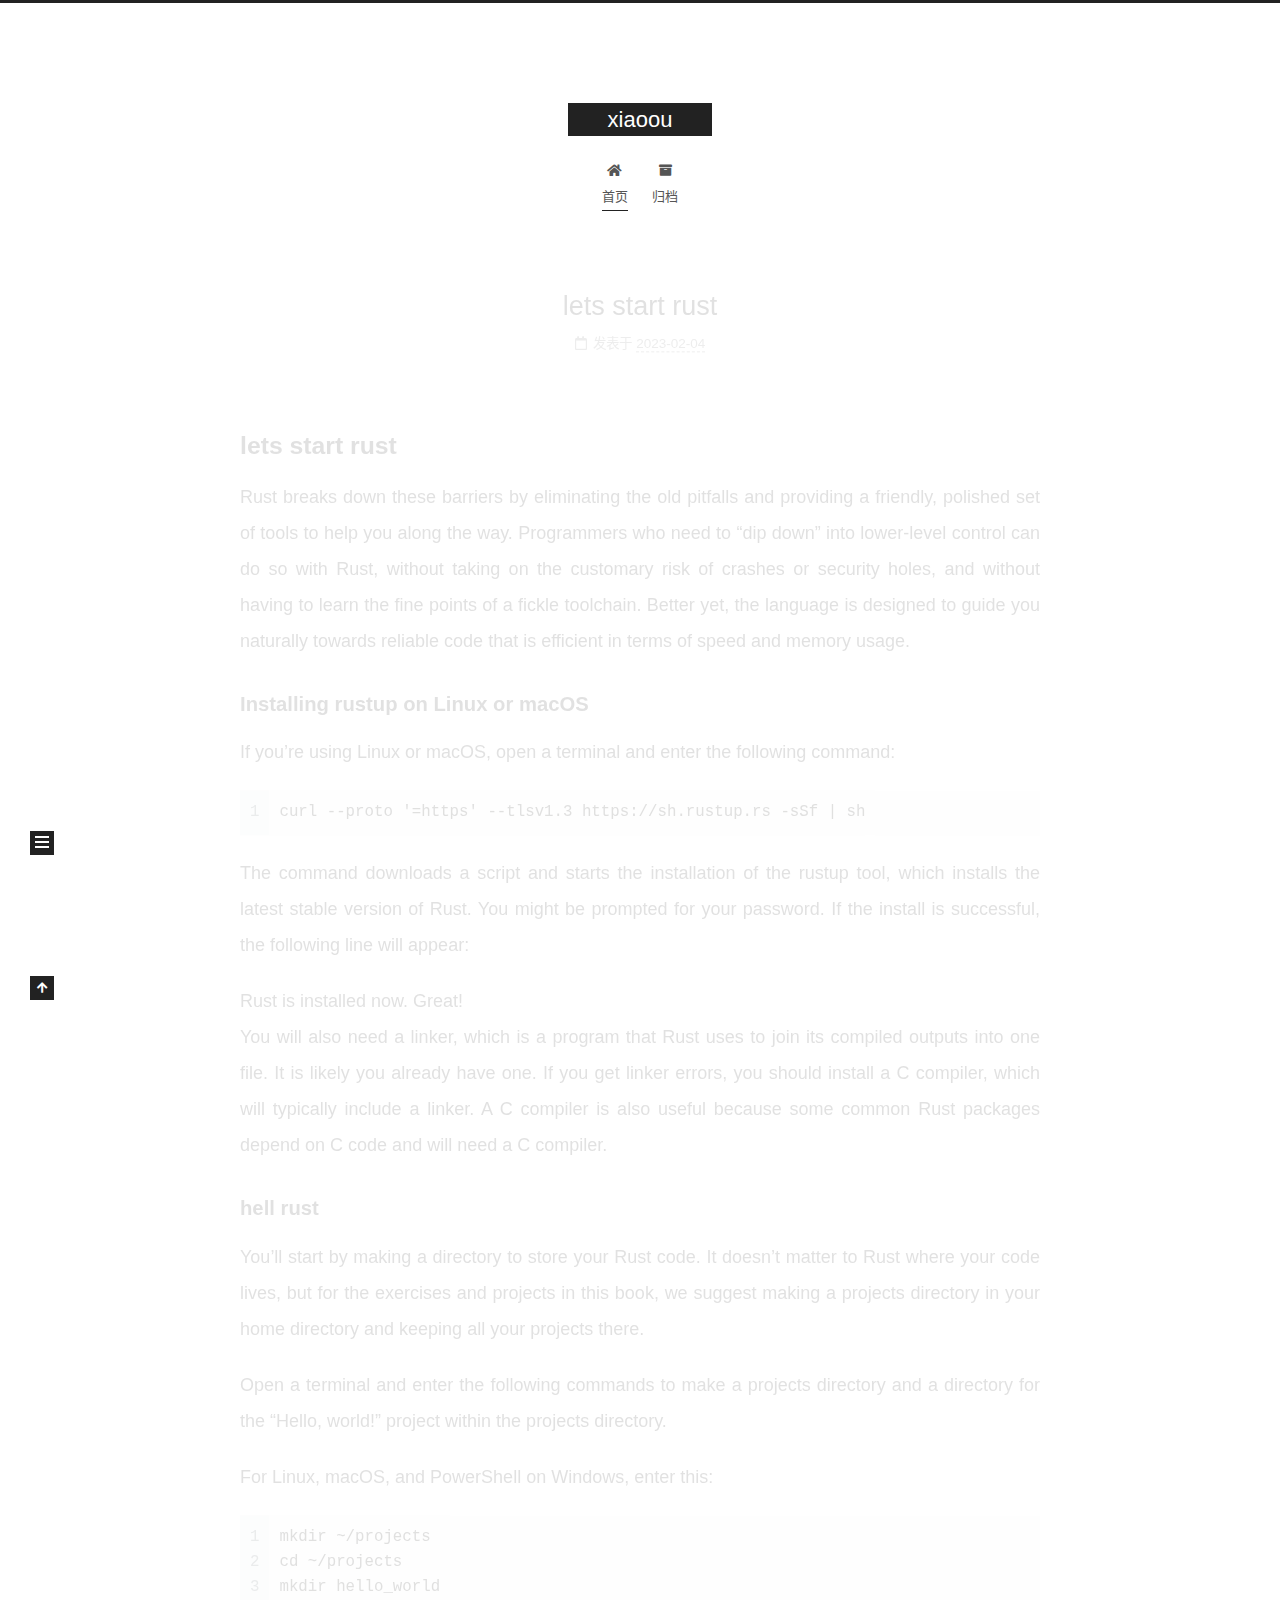
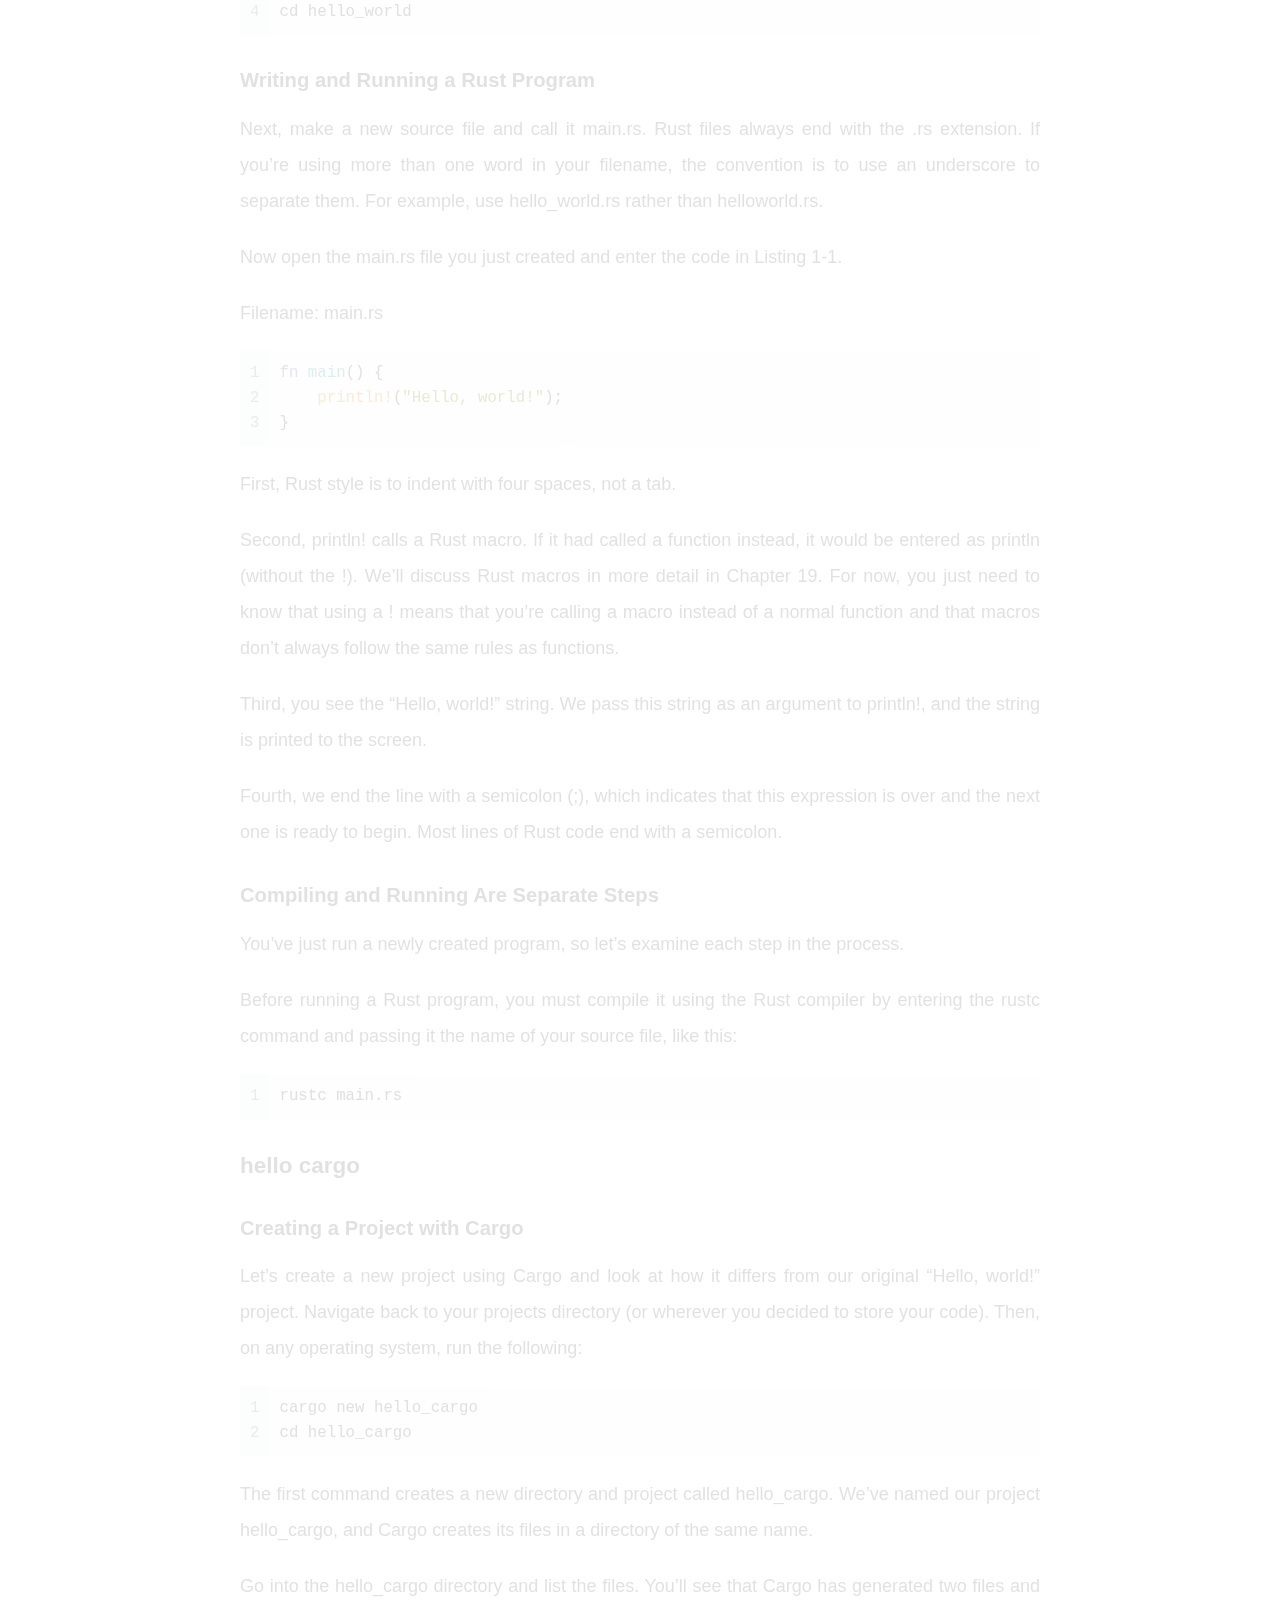
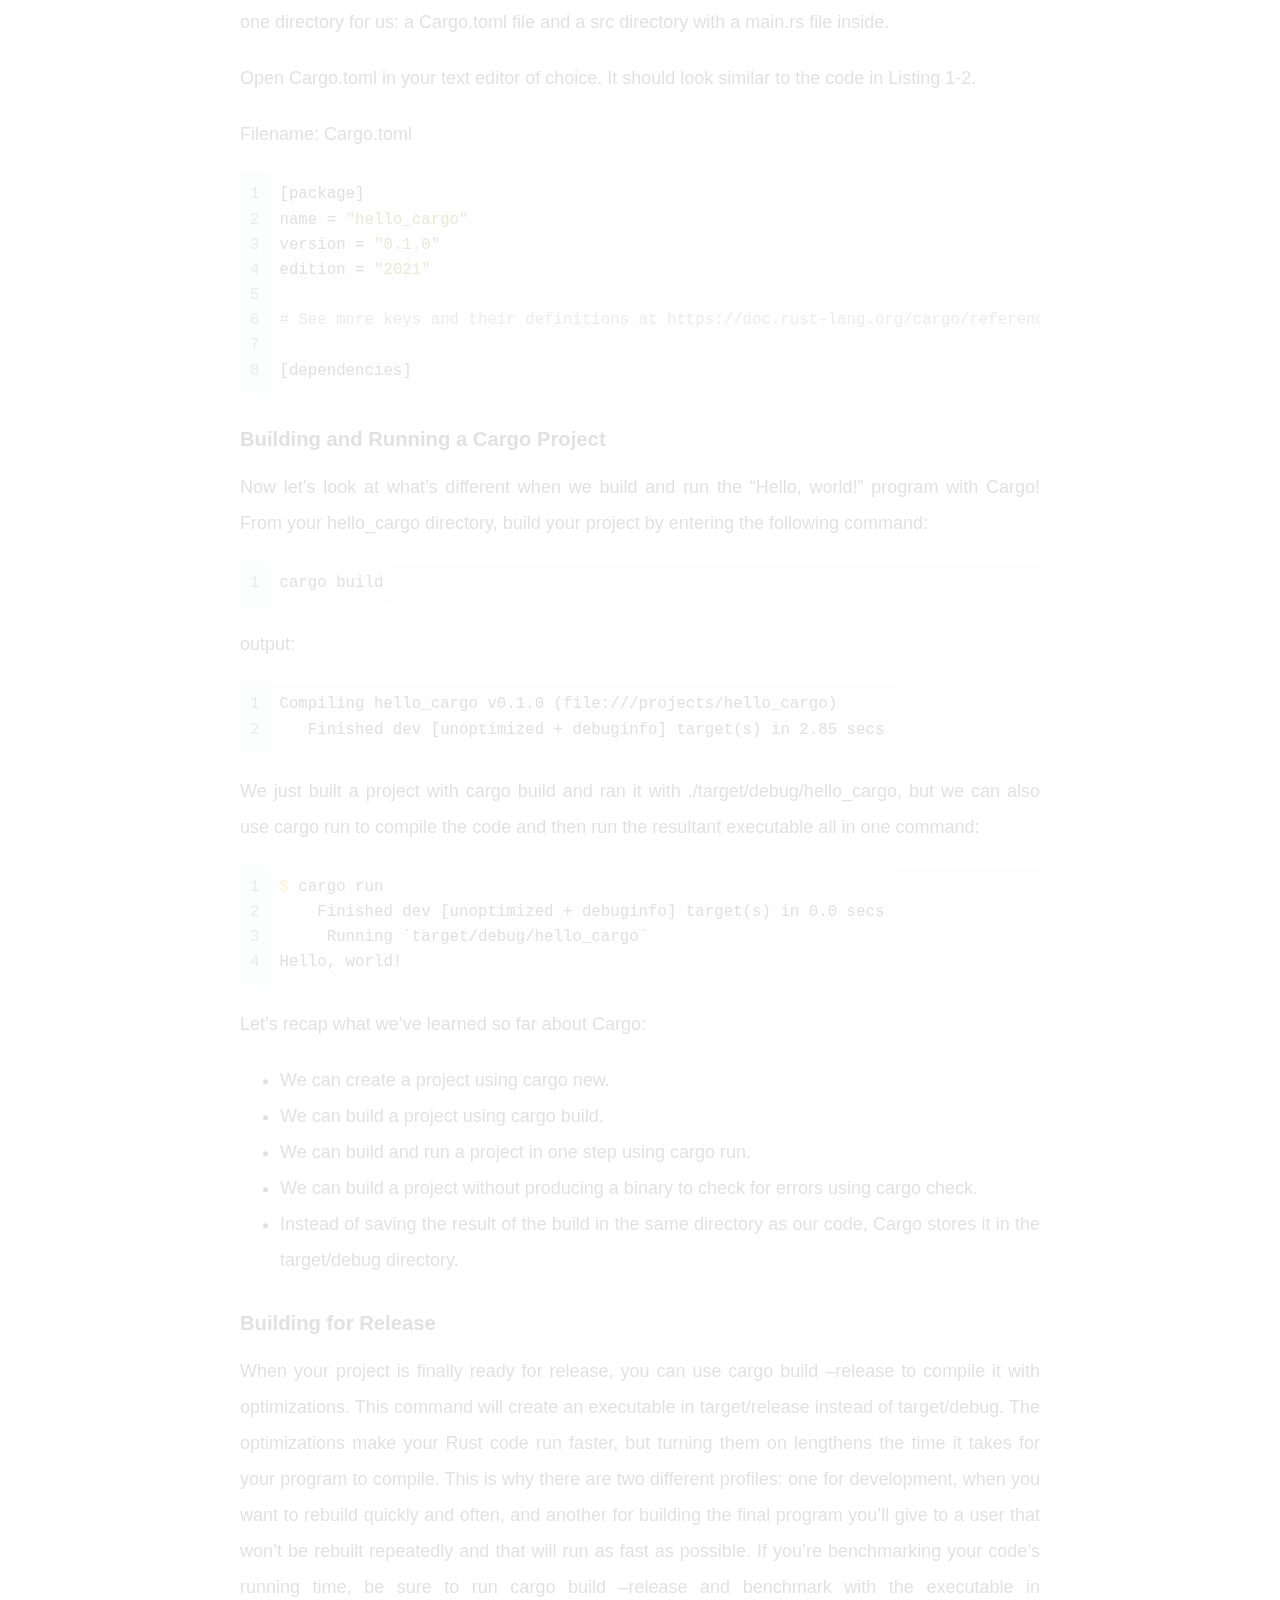
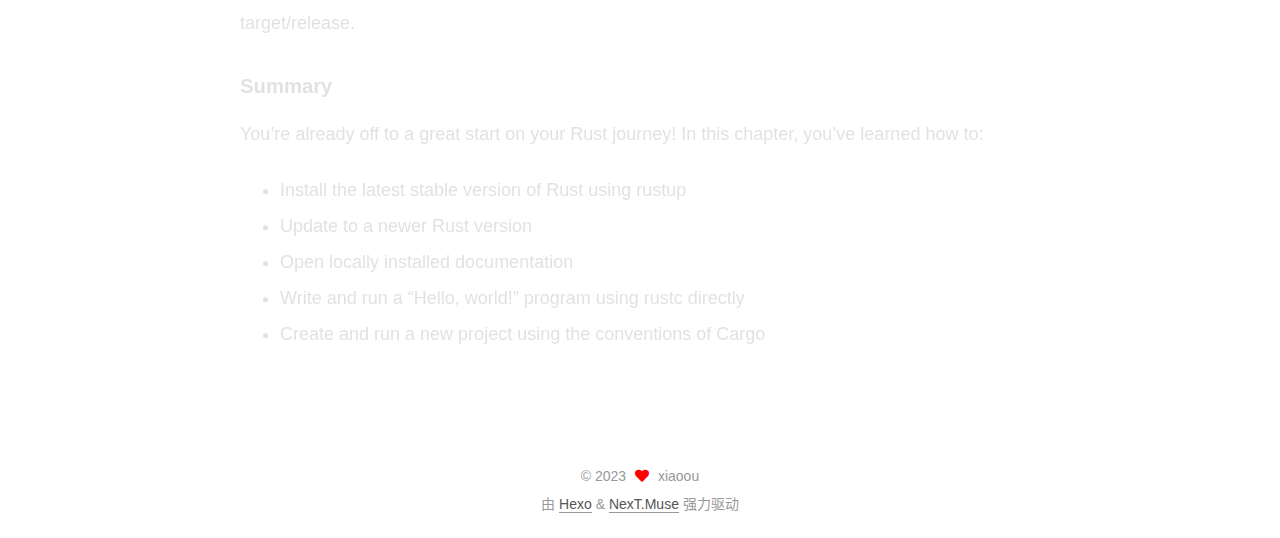
<file: index.html>
<!DOCTYPE html>
<html lang="zh-CN">
<head>
  <meta charset="UTF-8">
<meta name="viewport" content="width=device-width, initial-scale=1, maximum-scale=2">
<meta name="theme-color" content="#222">
<meta name="generator" content="Hexo 5.4.1">
  <link rel="apple-touch-icon" sizes="180x180" href="/images/apple-touch-icon-next.png">
  <link rel="icon" type="image/png" sizes="32x32" href="/images/favicon-32x32-next.png">
  <link rel="icon" type="image/png" sizes="16x16" href="/images/favicon-16x16-next.png">
  <link rel="mask-icon" href="/images/logo.svg" color="#222">

<link rel="stylesheet" href="/css/main.css">


<link rel="stylesheet" href="/lib/font-awesome/css/all.min.css">

<script id="hexo-configurations">
    var NexT = window.NexT || {};
    var CONFIG = {"hostname":"oushaohua.github.io","root":"/","scheme":"Muse","version":"7.8.0","exturl":false,"sidebar":{"position":"left","display":"post","padding":18,"offset":12,"onmobile":false},"copycode":{"enable":false,"show_result":false,"style":null},"back2top":{"enable":true,"sidebar":false,"scrollpercent":false},"bookmark":{"enable":false,"color":"#222","save":"auto"},"fancybox":false,"mediumzoom":false,"lazyload":false,"pangu":false,"comments":{"style":"tabs","active":null,"storage":true,"lazyload":false,"nav":null},"algolia":{"hits":{"per_page":10},"labels":{"input_placeholder":"Search for Posts","hits_empty":"We didn't find any results for the search: ${query}","hits_stats":"${hits} results found in ${time} ms"}},"localsearch":{"enable":false,"trigger":"auto","top_n_per_article":1,"unescape":false,"preload":false},"motion":{"enable":true,"async":false,"transition":{"post_block":"fadeIn","post_header":"slideDownIn","post_body":"slideDownIn","coll_header":"slideLeftIn","sidebar":"slideUpIn"}}};
  </script>

  <meta property="og:type" content="website">
<meta property="og:title" content="xiaoou">
<meta property="og:url" content="https://oushaohua.github.io/index.html">
<meta property="og:site_name" content="xiaoou">
<meta property="og:locale" content="zh_CN">
<meta property="article:author" content="xiaoou">
<meta name="twitter:card" content="summary">

<link rel="canonical" href="https://oushaohua.github.io/">


<script id="page-configurations">
  // https://hexo.io/docs/variables.html
  CONFIG.page = {
    sidebar: "",
    isHome : true,
    isPost : false,
    lang   : 'zh-CN'
  };
</script>

  <title>xiaoou</title>
  






  <noscript>
  <style>
  .use-motion .brand,
  .use-motion .menu-item,
  .sidebar-inner,
  .use-motion .post-block,
  .use-motion .pagination,
  .use-motion .comments,
  .use-motion .post-header,
  .use-motion .post-body,
  .use-motion .collection-header { opacity: initial; }

  .use-motion .site-title,
  .use-motion .site-subtitle {
    opacity: initial;
    top: initial;
  }

  .use-motion .logo-line-before i { left: initial; }
  .use-motion .logo-line-after i { right: initial; }
  </style>
</noscript>

</head>

<body itemscope itemtype="http://schema.org/WebPage">
  <div class="container use-motion">
    <div class="headband"></div>

    <header class="header" itemscope itemtype="http://schema.org/WPHeader">
      <div class="header-inner"><div class="site-brand-container">
  <div class="site-nav-toggle">
    <div class="toggle" aria-label="切换导航栏">
      <span class="toggle-line toggle-line-first"></span>
      <span class="toggle-line toggle-line-middle"></span>
      <span class="toggle-line toggle-line-last"></span>
    </div>
  </div>

  <div class="site-meta">

    <a href="/" class="brand" rel="start">
      <span class="logo-line-before"><i></i></span>
      <h1 class="site-title">xiaoou</h1>
      <span class="logo-line-after"><i></i></span>
    </a>
  </div>

  <div class="site-nav-right">
    <div class="toggle popup-trigger">
    </div>
  </div>
</div>




<nav class="site-nav">
  <ul id="menu" class="main-menu menu">
        <li class="menu-item menu-item-home">

    <a href="/" rel="section"><i class="fa fa-home fa-fw"></i>首页</a>

  </li>
        <li class="menu-item menu-item-archives">

    <a href="/archives/" rel="section"><i class="fa fa-archive fa-fw"></i>归档</a>

  </li>
  </ul>
</nav>




</div>
    </header>

    
  <div class="back-to-top">
    <i class="fa fa-arrow-up"></i>
    <span>0%</span>
  </div>


    <main class="main">
      <div class="main-inner">
        <div class="content-wrap">
          

          <div class="content index posts-expand">
            
      
  
  
  <article itemscope itemtype="http://schema.org/Article" class="post-block" lang="zh-CN">
    <link itemprop="mainEntityOfPage" href="https://oushaohua.github.io/2023/02/04/lets-start-rust/">

    <span hidden itemprop="author" itemscope itemtype="http://schema.org/Person">
      <meta itemprop="image" content="/images/avatar.gif">
      <meta itemprop="name" content="xiaoou">
      <meta itemprop="description" content="">
    </span>

    <span hidden itemprop="publisher" itemscope itemtype="http://schema.org/Organization">
      <meta itemprop="name" content="xiaoou">
    </span>
      <header class="post-header">
        <h2 class="post-title" itemprop="name headline">
          
            <a href="/2023/02/04/lets-start-rust/" class="post-title-link" itemprop="url">lets start rust</a>
        </h2>

        <div class="post-meta">
            <span class="post-meta-item">
              <span class="post-meta-item-icon">
                <i class="far fa-calendar"></i>
              </span>
              <span class="post-meta-item-text">发表于</span>
              

              <time title="创建时间：2023-02-04 16:03:48 / 修改时间：16:28:10" itemprop="dateCreated datePublished" datetime="2023-02-04T16:03:48+08:00">2023-02-04</time>
            </span>

          

        </div>
      </header>

    
    
    
    <div class="post-body" itemprop="articleBody">

      
          <h2 id="lets-start-rust"><a href="#lets-start-rust" class="headerlink" title="lets start rust"></a>lets start rust</h2><p>Rust breaks down these barriers by eliminating the old pitfalls and providing a friendly, polished set of tools to help you along the way. Programmers who need to “dip down” into lower-level control can do so with Rust, without taking on the customary risk of crashes or security holes, and without having to learn the fine points of a fickle toolchain. Better yet, the language is designed to guide you naturally towards reliable code that is efficient in terms of speed and memory usage.</p>
<h4 id="Installing-rustup-on-Linux-or-macOS"><a href="#Installing-rustup-on-Linux-or-macOS" class="headerlink" title="Installing rustup on Linux or macOS"></a>Installing rustup on Linux or macOS</h4><p>If you’re using Linux or macOS, open a terminal and enter the following command:</p>
<figure class="highlight shell"><table><tr><td class="gutter"><pre><span class="line">1</span><br></pre></td><td class="code"><pre><span class="line">curl --proto &#x27;=https&#x27; --tlsv1.3 https://sh.rustup.rs -sSf | sh</span><br></pre></td></tr></table></figure>
<p>The command downloads a script and starts the installation of the rustup tool, which installs the latest stable version of Rust. You might be prompted for your password. If the install is successful, the following line will appear:</p>
<p>Rust is installed now. Great!<br>You will also need a linker, which is a program that Rust uses to join its compiled outputs into one file. It is likely you already have one. If you get linker errors, you should install a C compiler, which will typically include a linker. A C compiler is also useful because some common Rust packages depend on C code and will need a C compiler.</p>
<h4 id="hell-rust"><a href="#hell-rust" class="headerlink" title="hell rust"></a>hell rust</h4><p>You’ll start by making a directory to store your Rust code. It doesn’t matter to Rust where your code lives, but for the exercises and projects in this book, we suggest making a projects directory in your home directory and keeping all your projects there.</p>
<p>Open a terminal and enter the following commands to make a projects directory and a directory for the “Hello, world!” project within the projects directory.</p>
<p>For Linux, macOS, and PowerShell on Windows, enter this:</p>
<figure class="highlight shell"><table><tr><td class="gutter"><pre><span class="line">1</span><br><span class="line">2</span><br><span class="line">3</span><br><span class="line">4</span><br></pre></td><td class="code"><pre><span class="line">mkdir ~/projects</span><br><span class="line">cd ~/projects</span><br><span class="line">mkdir hello_world</span><br><span class="line">cd hello_world</span><br></pre></td></tr></table></figure>
<h4 id="Writing-and-Running-a-Rust-Program"><a href="#Writing-and-Running-a-Rust-Program" class="headerlink" title="Writing and Running a Rust Program"></a>Writing and Running a Rust Program</h4><p>Next, make a new source file and call it main.rs. Rust files always end with the .rs extension. If you’re using more than one word in your filename, the convention is to use an underscore to separate them. For example, use hello_world.rs rather than helloworld.rs.</p>
<p>Now open the main.rs file you just created and enter the code in Listing 1-1.</p>
<p>Filename: main.rs</p>
<figure class="highlight rust"><table><tr><td class="gutter"><pre><span class="line">1</span><br><span class="line">2</span><br><span class="line">3</span><br></pre></td><td class="code"><pre><span class="line"><span class="keyword">fn</span> <span class="title function_">main</span>() &#123;</span><br><span class="line">    <span class="built_in">println!</span>(<span class="string">&quot;Hello, world!&quot;</span>);</span><br><span class="line">&#125;</span><br></pre></td></tr></table></figure>
<p>First, Rust style is to indent with four spaces, not a tab.</p>
<p>Second, println! calls a Rust macro. If it had called a function instead, it would be entered as println (without the !). We’ll discuss Rust macros in more detail in Chapter 19. For now, you just need to know that using a ! means that you’re calling a macro instead of a normal function and that macros don’t always follow the same rules as functions.</p>
<p>Third, you see the “Hello, world!” string. We pass this string as an argument to println!, and the string is printed to the screen.</p>
<p>Fourth, we end the line with a semicolon (;), which indicates that this expression is over and the next one is ready to begin. Most lines of Rust code end with a semicolon.</p>
<h4 id="Compiling-and-Running-Are-Separate-Steps"><a href="#Compiling-and-Running-Are-Separate-Steps" class="headerlink" title="Compiling and Running Are Separate Steps"></a>Compiling and Running Are Separate Steps</h4><p>You’ve just run a newly created program, so let’s examine each step in the process.</p>
<p>Before running a Rust program, you must compile it using the Rust compiler by entering the rustc command and passing it the name of your source file, like this:</p>
<figure class="highlight shell"><table><tr><td class="gutter"><pre><span class="line">1</span><br></pre></td><td class="code"><pre><span class="line">rustc main.rs</span><br></pre></td></tr></table></figure>

<h3 id="hello-cargo"><a href="#hello-cargo" class="headerlink" title="hello cargo"></a>hello cargo</h3><h4 id="Creating-a-Project-with-Cargo"><a href="#Creating-a-Project-with-Cargo" class="headerlink" title="Creating a Project with Cargo"></a>Creating a Project with Cargo</h4><p>Let’s create a new project using Cargo and look at how it differs from our original “Hello, world!” project. Navigate back to your projects directory (or wherever you decided to store your code). Then, on any operating system, run the following:</p>
<figure class="highlight shell"><table><tr><td class="gutter"><pre><span class="line">1</span><br><span class="line">2</span><br></pre></td><td class="code"><pre><span class="line">cargo new hello_cargo</span><br><span class="line">cd hello_cargo</span><br></pre></td></tr></table></figure>
<p>The first command creates a new directory and project called hello_cargo. We’ve named our project hello_cargo, and Cargo creates its files in a directory of the same name.</p>
<p>Go into the hello_cargo directory and list the files. You’ll see that Cargo has generated two files and one directory for us: a Cargo.toml file and a src directory with a main.rs file inside.</p>
<p>Open Cargo.toml in your text editor of choice. It should look similar to the code in Listing 1-2.</p>
<p>Filename: Cargo.toml</p>
<figure class="highlight toml"><table><tr><td class="gutter"><pre><span class="line">1</span><br><span class="line">2</span><br><span class="line">3</span><br><span class="line">4</span><br><span class="line">5</span><br><span class="line">6</span><br><span class="line">7</span><br><span class="line">8</span><br></pre></td><td class="code"><pre><span class="line"><span class="section">[package]</span></span><br><span class="line"><span class="attr">name</span> = <span class="string">&quot;hello_cargo&quot;</span></span><br><span class="line"><span class="attr">version</span> = <span class="string">&quot;0.1.0&quot;</span></span><br><span class="line"><span class="attr">edition</span> = <span class="string">&quot;2021&quot;</span></span><br><span class="line"></span><br><span class="line"><span class="comment"># See more keys and their definitions at https://doc.rust-lang.org/cargo/reference/manifest.html</span></span><br><span class="line"></span><br><span class="line"><span class="section">[dependencies]</span></span><br></pre></td></tr></table></figure>
<h4 id="Building-and-Running-a-Cargo-Project"><a href="#Building-and-Running-a-Cargo-Project" class="headerlink" title="Building and Running a Cargo Project"></a>Building and Running a Cargo Project</h4><p>Now let’s look at what’s different when we build and run the “Hello, world!” program with Cargo! From your hello_cargo directory, build your project by entering the following command:</p>
<figure class="highlight shell"><table><tr><td class="gutter"><pre><span class="line">1</span><br></pre></td><td class="code"><pre><span class="line">cargo build</span><br></pre></td></tr></table></figure>
<p>output:</p>
<figure class="highlight text"><table><tr><td class="gutter"><pre><span class="line">1</span><br><span class="line">2</span><br></pre></td><td class="code"><pre><span class="line">Compiling hello_cargo v0.1.0 (file:///projects/hello_cargo)</span><br><span class="line">   Finished dev [unoptimized + debuginfo] target(s) in 2.85 secs</span><br></pre></td></tr></table></figure>

<p>We just built a project with cargo build and ran it with .&#x2F;target&#x2F;debug&#x2F;hello_cargo, but we can also use cargo run to compile the code and then run the resultant executable all in one command:</p>
<figure class="highlight shell"><table><tr><td class="gutter"><pre><span class="line">1</span><br><span class="line">2</span><br><span class="line">3</span><br><span class="line">4</span><br></pre></td><td class="code"><pre><span class="line"><span class="meta">$ </span><span class="language-bash">cargo run</span></span><br><span class="line">    Finished dev [unoptimized + debuginfo] target(s) in 0.0 secs</span><br><span class="line">     Running `target/debug/hello_cargo`</span><br><span class="line">Hello, world!</span><br></pre></td></tr></table></figure>

<p>Let’s recap what we’ve learned so far about Cargo:</p>
<ul>
<li>We can create a project using cargo new.</li>
<li>We can build a project using cargo build.</li>
<li>We can build and run a project in one step using cargo run.</li>
<li>We can build a project without producing a binary to check for errors using cargo check.</li>
<li>Instead of saving the result of the build in the same directory as our code, Cargo stores it in the target&#x2F;debug directory.</li>
</ul>
<h4 id="Building-for-Release"><a href="#Building-for-Release" class="headerlink" title="Building for Release"></a>Building for Release</h4><p>When your project is finally ready for release, you can use cargo build –release to compile it with optimizations. This command will create an executable in target&#x2F;release instead of target&#x2F;debug. The optimizations make your Rust code run faster, but turning them on lengthens the time it takes for your program to compile. This is why there are two different profiles: one for development, when you want to rebuild quickly and often, and another for building the final program you’ll give to a user that won’t be rebuilt repeatedly and that will run as fast as possible. If you’re benchmarking your code’s running time, be sure to run cargo build –release and benchmark with the executable in target&#x2F;release.</p>
<h4 id="Summary"><a href="#Summary" class="headerlink" title="Summary"></a>Summary</h4><p>You’re already off to a great start on your Rust journey! In this chapter, you’ve learned how to:</p>
<ul>
<li>Install the latest stable version of Rust using rustup</li>
<li>Update to a newer Rust version</li>
<li>Open locally installed documentation</li>
<li>Write and run a “Hello, world!” program using rustc directly</li>
<li>Create and run a new project using the conventions of Cargo</li>
</ul>

      
    </div>

    
    
    
      <footer class="post-footer">
        <div class="post-eof"></div>
      </footer>
  </article>
  
  
  


  



          </div>
          

<script>
  window.addEventListener('tabs:register', () => {
    let { activeClass } = CONFIG.comments;
    if (CONFIG.comments.storage) {
      activeClass = localStorage.getItem('comments_active') || activeClass;
    }
    if (activeClass) {
      let activeTab = document.querySelector(`a[href="#comment-${activeClass}"]`);
      if (activeTab) {
        activeTab.click();
      }
    }
  });
  if (CONFIG.comments.storage) {
    window.addEventListener('tabs:click', event => {
      if (!event.target.matches('.tabs-comment .tab-content .tab-pane')) return;
      let commentClass = event.target.classList[1];
      localStorage.setItem('comments_active', commentClass);
    });
  }
</script>

        </div>
          
  
  <div class="toggle sidebar-toggle">
    <span class="toggle-line toggle-line-first"></span>
    <span class="toggle-line toggle-line-middle"></span>
    <span class="toggle-line toggle-line-last"></span>
  </div>

  <aside class="sidebar">
    <div class="sidebar-inner">

      <ul class="sidebar-nav motion-element">
        <li class="sidebar-nav-toc">
          文章目录
        </li>
        <li class="sidebar-nav-overview">
          站点概览
        </li>
      </ul>

      <!--noindex-->
      <div class="post-toc-wrap sidebar-panel">
      </div>
      <!--/noindex-->

      <div class="site-overview-wrap sidebar-panel">
        <div class="site-author motion-element" itemprop="author" itemscope itemtype="http://schema.org/Person">
  <p class="site-author-name" itemprop="name">xiaoou</p>
  <div class="site-description" itemprop="description"></div>
</div>
<div class="site-state-wrap motion-element">
  <nav class="site-state">
      <div class="site-state-item site-state-posts">
          <a href="/archives/">
        
          <span class="site-state-item-count">1</span>
          <span class="site-state-item-name">日志</span>
        </a>
      </div>
  </nav>
</div>



      </div>

    </div>
  </aside>
  <div id="sidebar-dimmer"></div>


      </div>
    </main>

    <footer class="footer">
      <div class="footer-inner">
        

        

<div class="copyright">
  
  &copy; 
  <span itemprop="copyrightYear">2023</span>
  <span class="with-love">
    <i class="fa fa-heart"></i>
  </span>
  <span class="author" itemprop="copyrightHolder">xiaoou</span>
</div>
  <div class="powered-by">由 <a href="https://hexo.io/" class="theme-link" rel="noopener" target="_blank">Hexo</a> & <a href="https://muse.theme-next.org/" class="theme-link" rel="noopener" target="_blank">NexT.Muse</a> 强力驱动
  </div>

        








      </div>
    </footer>
  </div>

  
  <script src="/lib/anime.min.js"></script>
  <script src="/lib/velocity/velocity.min.js"></script>
  <script src="/lib/velocity/velocity.ui.min.js"></script>

<script src="/js/utils.js"></script>

<script src="/js/motion.js"></script>


<script src="/js/schemes/muse.js"></script>


<script src="/js/next-boot.js"></script>




  















  

  

</body>
</html>
</file>
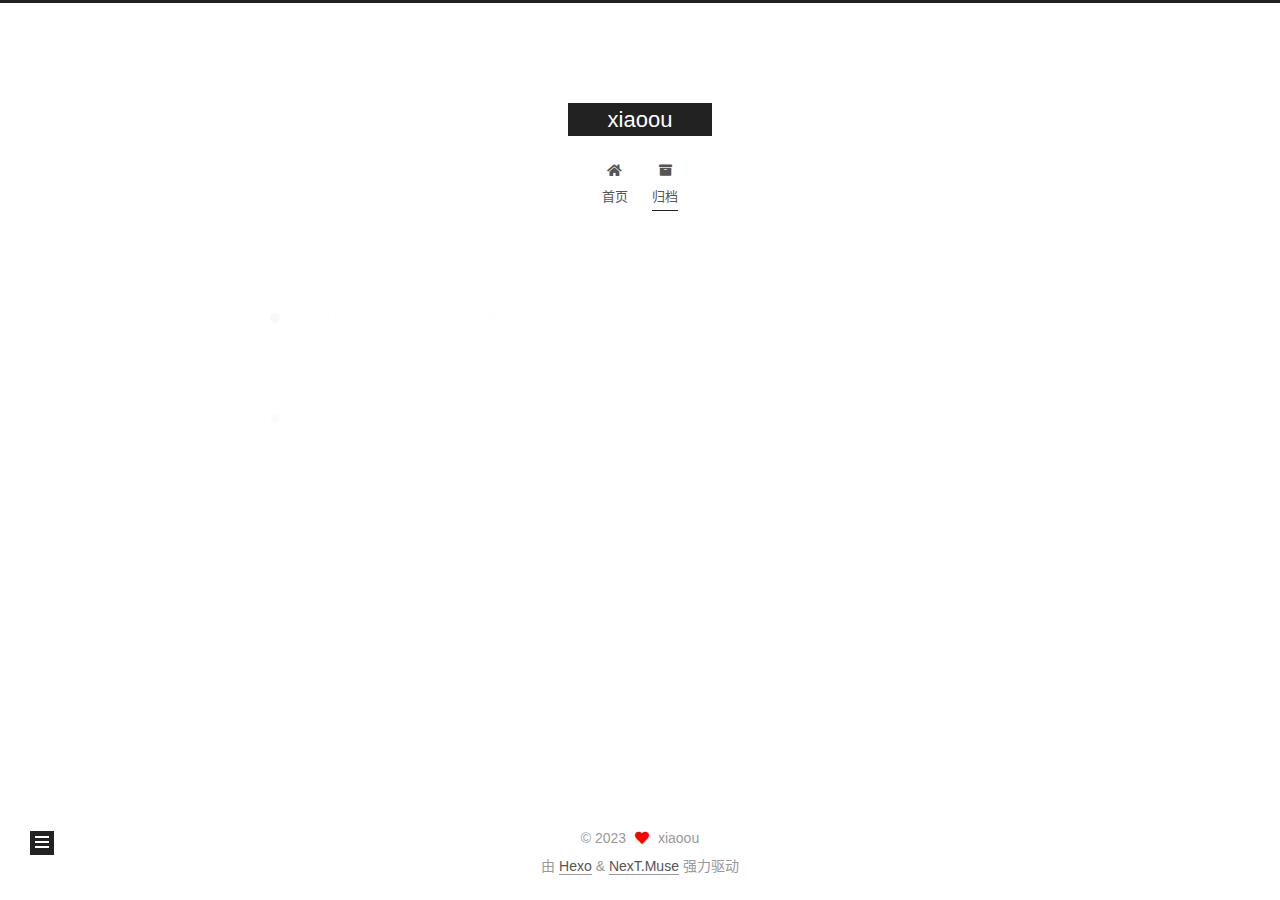
<file: archives/index.html>
<!DOCTYPE html>
<html lang="zh-CN">
<head>
  <meta charset="UTF-8">
<meta name="viewport" content="width=device-width, initial-scale=1, maximum-scale=2">
<meta name="theme-color" content="#222">
<meta name="generator" content="Hexo 5.4.1">
  <link rel="apple-touch-icon" sizes="180x180" href="/images/apple-touch-icon-next.png">
  <link rel="icon" type="image/png" sizes="32x32" href="/images/favicon-32x32-next.png">
  <link rel="icon" type="image/png" sizes="16x16" href="/images/favicon-16x16-next.png">
  <link rel="mask-icon" href="/images/logo.svg" color="#222">

<link rel="stylesheet" href="/css/main.css">


<link rel="stylesheet" href="/lib/font-awesome/css/all.min.css">

<script id="hexo-configurations">
    var NexT = window.NexT || {};
    var CONFIG = {"hostname":"oushaohua.github.io","root":"/","scheme":"Muse","version":"7.8.0","exturl":false,"sidebar":{"position":"left","display":"post","padding":18,"offset":12,"onmobile":false},"copycode":{"enable":false,"show_result":false,"style":null},"back2top":{"enable":true,"sidebar":false,"scrollpercent":false},"bookmark":{"enable":false,"color":"#222","save":"auto"},"fancybox":false,"mediumzoom":false,"lazyload":false,"pangu":false,"comments":{"style":"tabs","active":null,"storage":true,"lazyload":false,"nav":null},"algolia":{"hits":{"per_page":10},"labels":{"input_placeholder":"Search for Posts","hits_empty":"We didn't find any results for the search: ${query}","hits_stats":"${hits} results found in ${time} ms"}},"localsearch":{"enable":false,"trigger":"auto","top_n_per_article":1,"unescape":false,"preload":false},"motion":{"enable":true,"async":false,"transition":{"post_block":"fadeIn","post_header":"slideDownIn","post_body":"slideDownIn","coll_header":"slideLeftIn","sidebar":"slideUpIn"}}};
  </script>

  <meta property="og:type" content="website">
<meta property="og:title" content="xiaoou">
<meta property="og:url" content="https://oushaohua.github.io/archives/index.html">
<meta property="og:site_name" content="xiaoou">
<meta property="og:locale" content="zh_CN">
<meta property="article:author" content="xiaoou">
<meta name="twitter:card" content="summary">

<link rel="canonical" href="https://oushaohua.github.io/archives/">


<script id="page-configurations">
  // https://hexo.io/docs/variables.html
  CONFIG.page = {
    sidebar: "",
    isHome : false,
    isPost : false,
    lang   : 'zh-CN'
  };
</script>

  <title>归档 | xiaoou</title>
  






  <noscript>
  <style>
  .use-motion .brand,
  .use-motion .menu-item,
  .sidebar-inner,
  .use-motion .post-block,
  .use-motion .pagination,
  .use-motion .comments,
  .use-motion .post-header,
  .use-motion .post-body,
  .use-motion .collection-header { opacity: initial; }

  .use-motion .site-title,
  .use-motion .site-subtitle {
    opacity: initial;
    top: initial;
  }

  .use-motion .logo-line-before i { left: initial; }
  .use-motion .logo-line-after i { right: initial; }
  </style>
</noscript>

</head>

<body itemscope itemtype="http://schema.org/WebPage">
  <div class="container use-motion">
    <div class="headband"></div>

    <header class="header" itemscope itemtype="http://schema.org/WPHeader">
      <div class="header-inner"><div class="site-brand-container">
  <div class="site-nav-toggle">
    <div class="toggle" aria-label="切换导航栏">
      <span class="toggle-line toggle-line-first"></span>
      <span class="toggle-line toggle-line-middle"></span>
      <span class="toggle-line toggle-line-last"></span>
    </div>
  </div>

  <div class="site-meta">

    <a href="/" class="brand" rel="start">
      <span class="logo-line-before"><i></i></span>
      <h1 class="site-title">xiaoou</h1>
      <span class="logo-line-after"><i></i></span>
    </a>
  </div>

  <div class="site-nav-right">
    <div class="toggle popup-trigger">
    </div>
  </div>
</div>




<nav class="site-nav">
  <ul id="menu" class="main-menu menu">
        <li class="menu-item menu-item-home">

    <a href="/" rel="section"><i class="fa fa-home fa-fw"></i>首页</a>

  </li>
        <li class="menu-item menu-item-archives">

    <a href="/archives/" rel="section"><i class="fa fa-archive fa-fw"></i>归档</a>

  </li>
  </ul>
</nav>




</div>
    </header>

    
  <div class="back-to-top">
    <i class="fa fa-arrow-up"></i>
    <span>0%</span>
  </div>


    <main class="main">
      <div class="main-inner">
        <div class="content-wrap">
          

          <div class="content archive">
            

  
  
  
  <div class="post-block">
    <div class="posts-collapse">
      <div class="collection-title">
        <span class="collection-header">嗯..! 目前共计 1 篇日志。 继续努力。</span>
      </div>

      
    <div class="collection-year">
      <span class="collection-header">2023</span>
    </div>

  <article itemscope itemtype="http://schema.org/Article">
    <header class="post-header">

      <div class="post-meta">
        <time itemprop="dateCreated"
              datetime="2023-02-04T16:03:48+08:00"
              content="2023-02-04">
          02-04
        </time>
      </div>

      <div class="post-title">
          <a class="post-title-link" href="/2023/02/04/lets-start-rust/" itemprop="url">
            <span itemprop="name">lets start rust</span>
          </a>
      </div>

    </header>
  </article>


    </div>
  </div>
  
  
  

  



          </div>
          

<script>
  window.addEventListener('tabs:register', () => {
    let { activeClass } = CONFIG.comments;
    if (CONFIG.comments.storage) {
      activeClass = localStorage.getItem('comments_active') || activeClass;
    }
    if (activeClass) {
      let activeTab = document.querySelector(`a[href="#comment-${activeClass}"]`);
      if (activeTab) {
        activeTab.click();
      }
    }
  });
  if (CONFIG.comments.storage) {
    window.addEventListener('tabs:click', event => {
      if (!event.target.matches('.tabs-comment .tab-content .tab-pane')) return;
      let commentClass = event.target.classList[1];
      localStorage.setItem('comments_active', commentClass);
    });
  }
</script>

        </div>
          
  
  <div class="toggle sidebar-toggle">
    <span class="toggle-line toggle-line-first"></span>
    <span class="toggle-line toggle-line-middle"></span>
    <span class="toggle-line toggle-line-last"></span>
  </div>

  <aside class="sidebar">
    <div class="sidebar-inner">

      <ul class="sidebar-nav motion-element">
        <li class="sidebar-nav-toc">
          文章目录
        </li>
        <li class="sidebar-nav-overview">
          站点概览
        </li>
      </ul>

      <!--noindex-->
      <div class="post-toc-wrap sidebar-panel">
      </div>
      <!--/noindex-->

      <div class="site-overview-wrap sidebar-panel">
        <div class="site-author motion-element" itemprop="author" itemscope itemtype="http://schema.org/Person">
  <p class="site-author-name" itemprop="name">xiaoou</p>
  <div class="site-description" itemprop="description"></div>
</div>
<div class="site-state-wrap motion-element">
  <nav class="site-state">
      <div class="site-state-item site-state-posts">
          <a href="/archives/">
        
          <span class="site-state-item-count">1</span>
          <span class="site-state-item-name">日志</span>
        </a>
      </div>
  </nav>
</div>



      </div>

    </div>
  </aside>
  <div id="sidebar-dimmer"></div>


      </div>
    </main>

    <footer class="footer">
      <div class="footer-inner">
        

        

<div class="copyright">
  
  &copy; 
  <span itemprop="copyrightYear">2023</span>
  <span class="with-love">
    <i class="fa fa-heart"></i>
  </span>
  <span class="author" itemprop="copyrightHolder">xiaoou</span>
</div>
  <div class="powered-by">由 <a href="https://hexo.io/" class="theme-link" rel="noopener" target="_blank">Hexo</a> & <a href="https://muse.theme-next.org/" class="theme-link" rel="noopener" target="_blank">NexT.Muse</a> 强力驱动
  </div>

        








      </div>
    </footer>
  </div>

  
  <script src="/lib/anime.min.js"></script>
  <script src="/lib/velocity/velocity.min.js"></script>
  <script src="/lib/velocity/velocity.ui.min.js"></script>

<script src="/js/utils.js"></script>

<script src="/js/motion.js"></script>


<script src="/js/schemes/muse.js"></script>


<script src="/js/next-boot.js"></script>




  















  

  

</body>
</html>
</file>
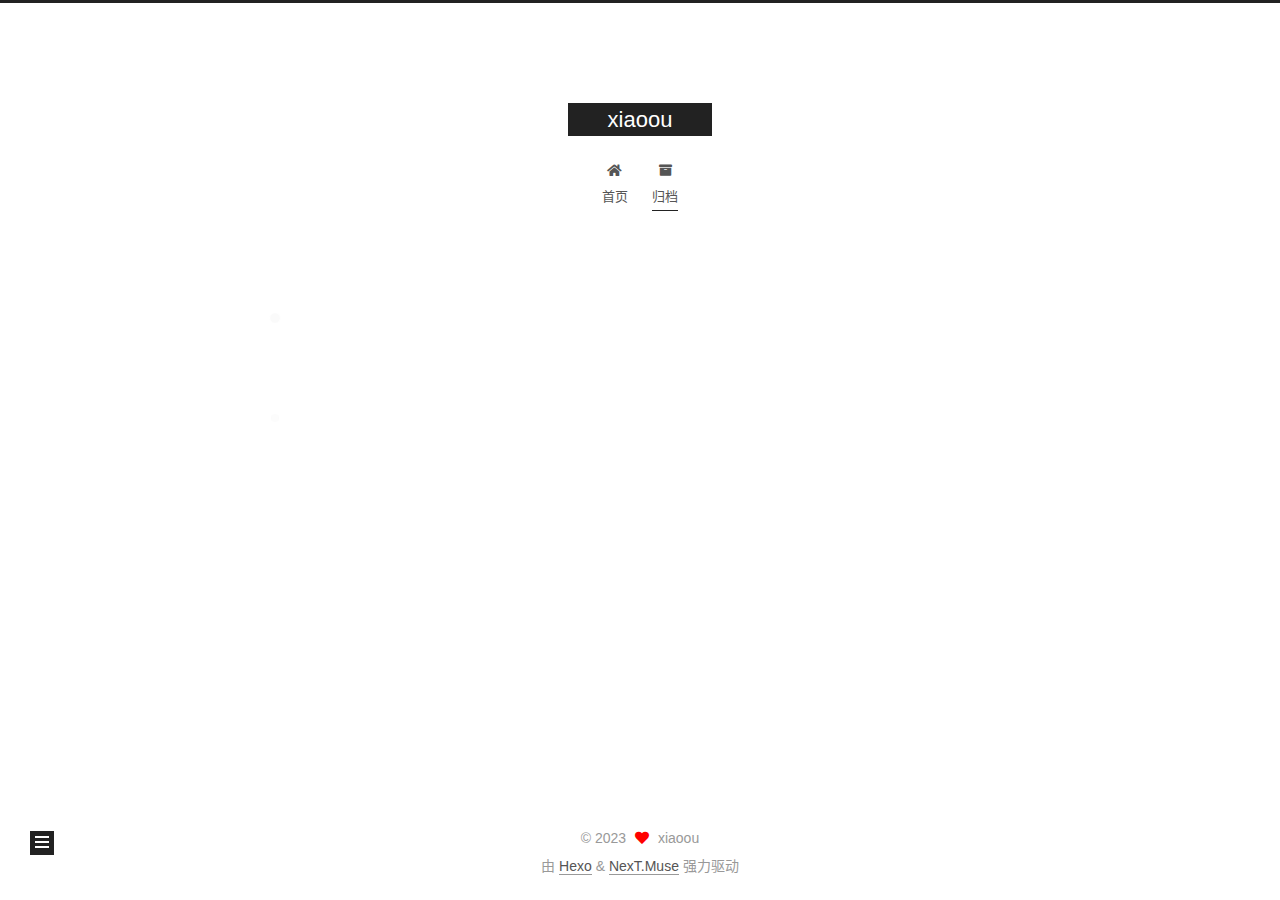
<file: archives/2023/index.html>
<!DOCTYPE html>
<html lang="zh-CN">
<head>
  <meta charset="UTF-8">
<meta name="viewport" content="width=device-width, initial-scale=1, maximum-scale=2">
<meta name="theme-color" content="#222">
<meta name="generator" content="Hexo 5.4.1">
  <link rel="apple-touch-icon" sizes="180x180" href="/images/apple-touch-icon-next.png">
  <link rel="icon" type="image/png" sizes="32x32" href="/images/favicon-32x32-next.png">
  <link rel="icon" type="image/png" sizes="16x16" href="/images/favicon-16x16-next.png">
  <link rel="mask-icon" href="/images/logo.svg" color="#222">

<link rel="stylesheet" href="/css/main.css">


<link rel="stylesheet" href="/lib/font-awesome/css/all.min.css">

<script id="hexo-configurations">
    var NexT = window.NexT || {};
    var CONFIG = {"hostname":"oushaohua.github.io","root":"/","scheme":"Muse","version":"7.8.0","exturl":false,"sidebar":{"position":"left","display":"post","padding":18,"offset":12,"onmobile":false},"copycode":{"enable":false,"show_result":false,"style":null},"back2top":{"enable":true,"sidebar":false,"scrollpercent":false},"bookmark":{"enable":false,"color":"#222","save":"auto"},"fancybox":false,"mediumzoom":false,"lazyload":false,"pangu":false,"comments":{"style":"tabs","active":null,"storage":true,"lazyload":false,"nav":null},"algolia":{"hits":{"per_page":10},"labels":{"input_placeholder":"Search for Posts","hits_empty":"We didn't find any results for the search: ${query}","hits_stats":"${hits} results found in ${time} ms"}},"localsearch":{"enable":false,"trigger":"auto","top_n_per_article":1,"unescape":false,"preload":false},"motion":{"enable":true,"async":false,"transition":{"post_block":"fadeIn","post_header":"slideDownIn","post_body":"slideDownIn","coll_header":"slideLeftIn","sidebar":"slideUpIn"}}};
  </script>

  <meta property="og:type" content="website">
<meta property="og:title" content="xiaoou">
<meta property="og:url" content="https://oushaohua.github.io/archives/2023/index.html">
<meta property="og:site_name" content="xiaoou">
<meta property="og:locale" content="zh_CN">
<meta property="article:author" content="xiaoou">
<meta name="twitter:card" content="summary">

<link rel="canonical" href="https://oushaohua.github.io/archives/2023/">


<script id="page-configurations">
  // https://hexo.io/docs/variables.html
  CONFIG.page = {
    sidebar: "",
    isHome : false,
    isPost : false,
    lang   : 'zh-CN'
  };
</script>

  <title>归档 | xiaoou</title>
  






  <noscript>
  <style>
  .use-motion .brand,
  .use-motion .menu-item,
  .sidebar-inner,
  .use-motion .post-block,
  .use-motion .pagination,
  .use-motion .comments,
  .use-motion .post-header,
  .use-motion .post-body,
  .use-motion .collection-header { opacity: initial; }

  .use-motion .site-title,
  .use-motion .site-subtitle {
    opacity: initial;
    top: initial;
  }

  .use-motion .logo-line-before i { left: initial; }
  .use-motion .logo-line-after i { right: initial; }
  </style>
</noscript>

</head>

<body itemscope itemtype="http://schema.org/WebPage">
  <div class="container use-motion">
    <div class="headband"></div>

    <header class="header" itemscope itemtype="http://schema.org/WPHeader">
      <div class="header-inner"><div class="site-brand-container">
  <div class="site-nav-toggle">
    <div class="toggle" aria-label="切换导航栏">
      <span class="toggle-line toggle-line-first"></span>
      <span class="toggle-line toggle-line-middle"></span>
      <span class="toggle-line toggle-line-last"></span>
    </div>
  </div>

  <div class="site-meta">

    <a href="/" class="brand" rel="start">
      <span class="logo-line-before"><i></i></span>
      <h1 class="site-title">xiaoou</h1>
      <span class="logo-line-after"><i></i></span>
    </a>
  </div>

  <div class="site-nav-right">
    <div class="toggle popup-trigger">
    </div>
  </div>
</div>




<nav class="site-nav">
  <ul id="menu" class="main-menu menu">
        <li class="menu-item menu-item-home">

    <a href="/" rel="section"><i class="fa fa-home fa-fw"></i>首页</a>

  </li>
        <li class="menu-item menu-item-archives">

    <a href="/archives/" rel="section"><i class="fa fa-archive fa-fw"></i>归档</a>

  </li>
  </ul>
</nav>




</div>
    </header>

    
  <div class="back-to-top">
    <i class="fa fa-arrow-up"></i>
    <span>0%</span>
  </div>


    <main class="main">
      <div class="main-inner">
        <div class="content-wrap">
          

          <div class="content archive">
            

  
  
  
  <div class="post-block">
    <div class="posts-collapse">
      <div class="collection-title">
        <span class="collection-header">嗯..! 目前共计 1 篇日志。 继续努力。</span>
      </div>

      
    <div class="collection-year">
      <span class="collection-header">2023</span>
    </div>

  <article itemscope itemtype="http://schema.org/Article">
    <header class="post-header">

      <div class="post-meta">
        <time itemprop="dateCreated"
              datetime="2023-02-04T16:03:48+08:00"
              content="2023-02-04">
          02-04
        </time>
      </div>

      <div class="post-title">
          <a class="post-title-link" href="/2023/02/04/lets-start-rust/" itemprop="url">
            <span itemprop="name">lets start rust</span>
          </a>
      </div>

    </header>
  </article>


    </div>
  </div>
  
  
  

  



          </div>
          

<script>
  window.addEventListener('tabs:register', () => {
    let { activeClass } = CONFIG.comments;
    if (CONFIG.comments.storage) {
      activeClass = localStorage.getItem('comments_active') || activeClass;
    }
    if (activeClass) {
      let activeTab = document.querySelector(`a[href="#comment-${activeClass}"]`);
      if (activeTab) {
        activeTab.click();
      }
    }
  });
  if (CONFIG.comments.storage) {
    window.addEventListener('tabs:click', event => {
      if (!event.target.matches('.tabs-comment .tab-content .tab-pane')) return;
      let commentClass = event.target.classList[1];
      localStorage.setItem('comments_active', commentClass);
    });
  }
</script>

        </div>
          
  
  <div class="toggle sidebar-toggle">
    <span class="toggle-line toggle-line-first"></span>
    <span class="toggle-line toggle-line-middle"></span>
    <span class="toggle-line toggle-line-last"></span>
  </div>

  <aside class="sidebar">
    <div class="sidebar-inner">

      <ul class="sidebar-nav motion-element">
        <li class="sidebar-nav-toc">
          文章目录
        </li>
        <li class="sidebar-nav-overview">
          站点概览
        </li>
      </ul>

      <!--noindex-->
      <div class="post-toc-wrap sidebar-panel">
      </div>
      <!--/noindex-->

      <div class="site-overview-wrap sidebar-panel">
        <div class="site-author motion-element" itemprop="author" itemscope itemtype="http://schema.org/Person">
  <p class="site-author-name" itemprop="name">xiaoou</p>
  <div class="site-description" itemprop="description"></div>
</div>
<div class="site-state-wrap motion-element">
  <nav class="site-state">
      <div class="site-state-item site-state-posts">
          <a href="/archives/">
        
          <span class="site-state-item-count">1</span>
          <span class="site-state-item-name">日志</span>
        </a>
      </div>
  </nav>
</div>



      </div>

    </div>
  </aside>
  <div id="sidebar-dimmer"></div>


      </div>
    </main>

    <footer class="footer">
      <div class="footer-inner">
        

        

<div class="copyright">
  
  &copy; 
  <span itemprop="copyrightYear">2023</span>
  <span class="with-love">
    <i class="fa fa-heart"></i>
  </span>
  <span class="author" itemprop="copyrightHolder">xiaoou</span>
</div>
  <div class="powered-by">由 <a href="https://hexo.io/" class="theme-link" rel="noopener" target="_blank">Hexo</a> & <a href="https://muse.theme-next.org/" class="theme-link" rel="noopener" target="_blank">NexT.Muse</a> 强力驱动
  </div>

        








      </div>
    </footer>
  </div>

  
  <script src="/lib/anime.min.js"></script>
  <script src="/lib/velocity/velocity.min.js"></script>
  <script src="/lib/velocity/velocity.ui.min.js"></script>

<script src="/js/utils.js"></script>

<script src="/js/motion.js"></script>


<script src="/js/schemes/muse.js"></script>


<script src="/js/next-boot.js"></script>




  















  

  

</body>
</html>
</file>
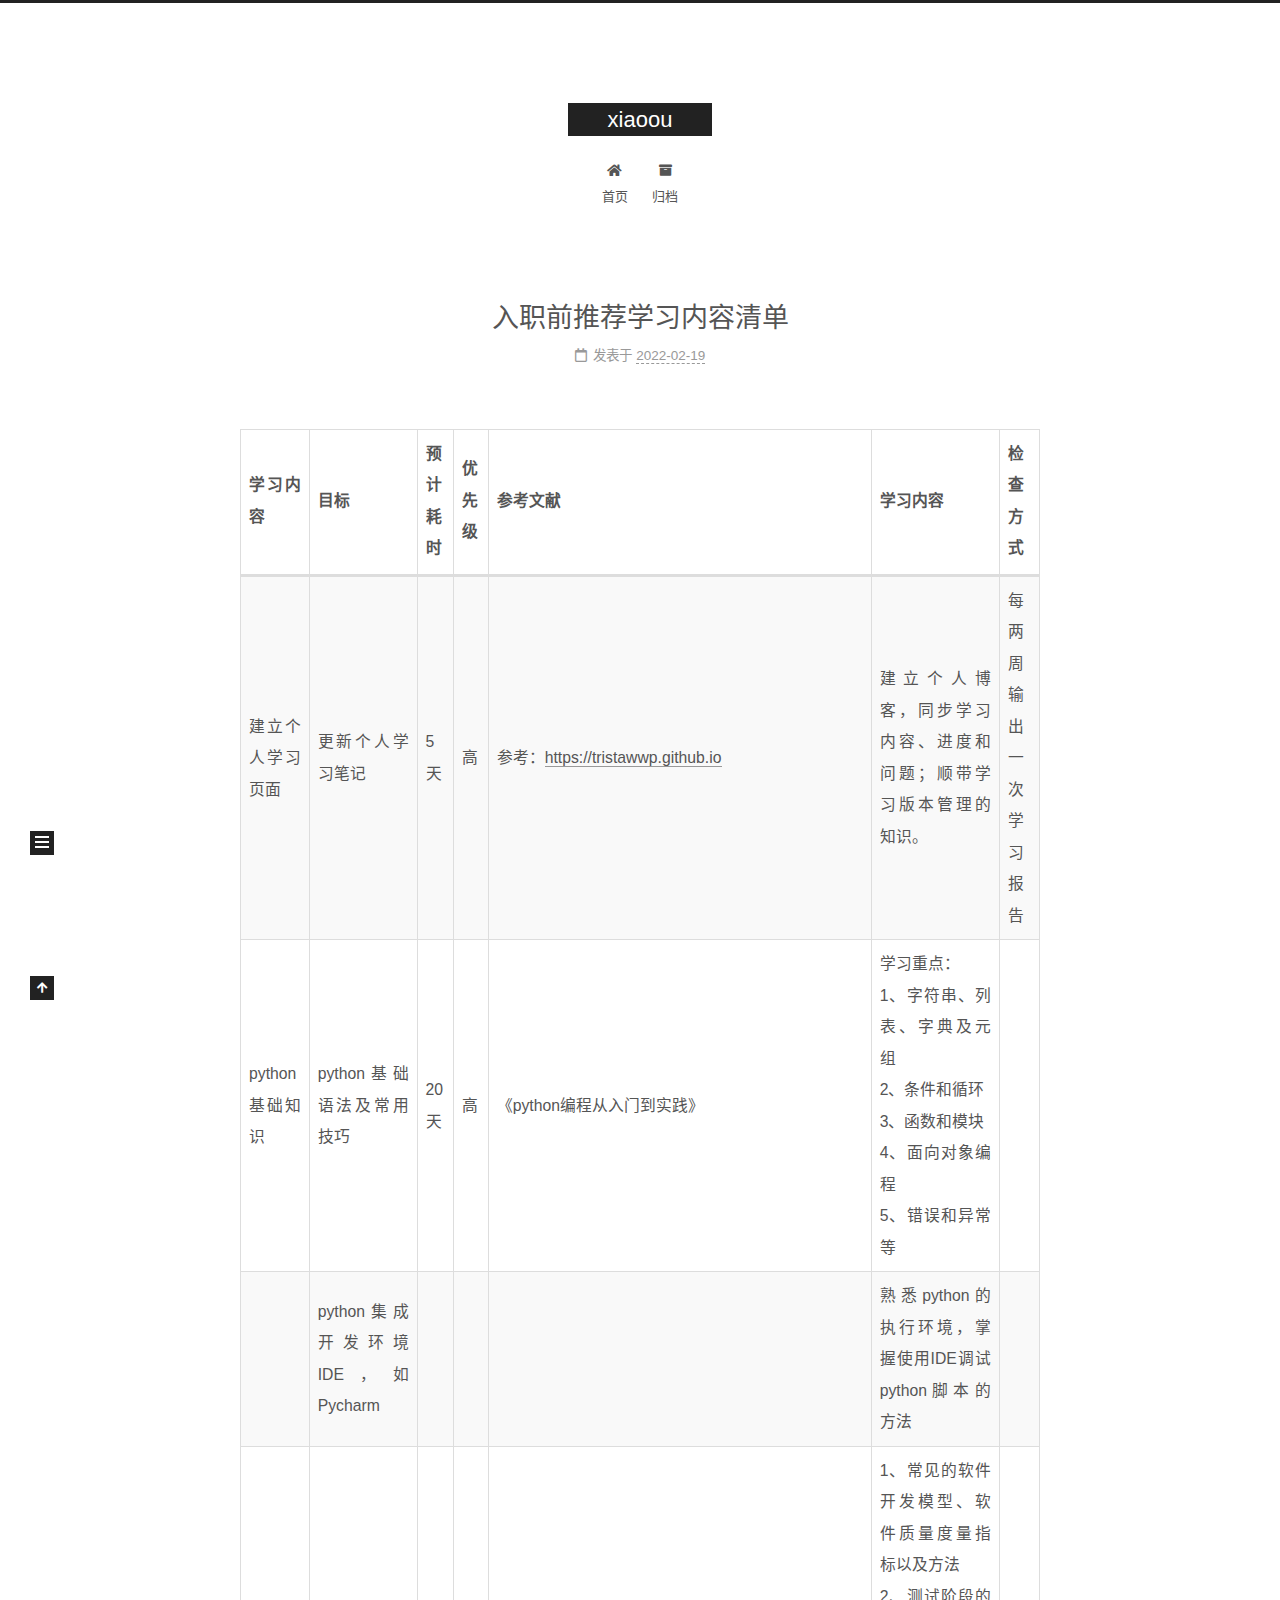
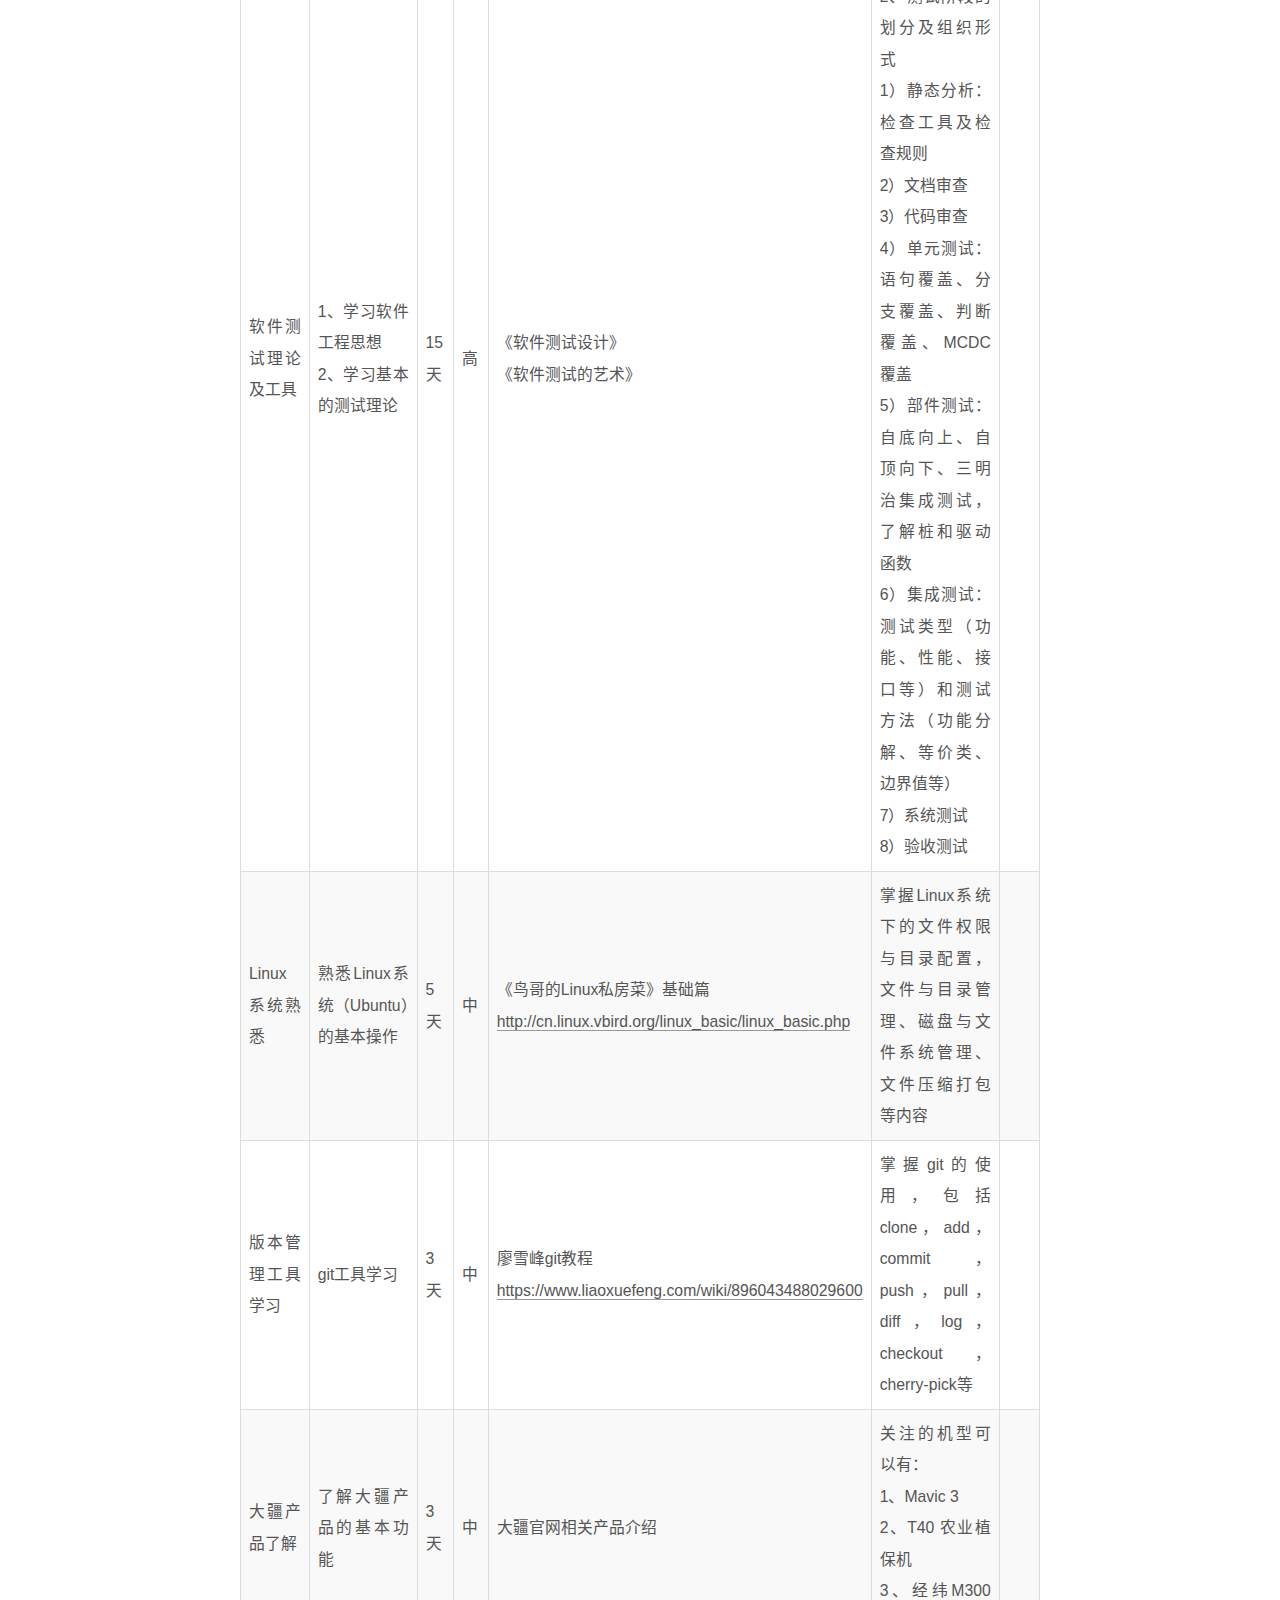
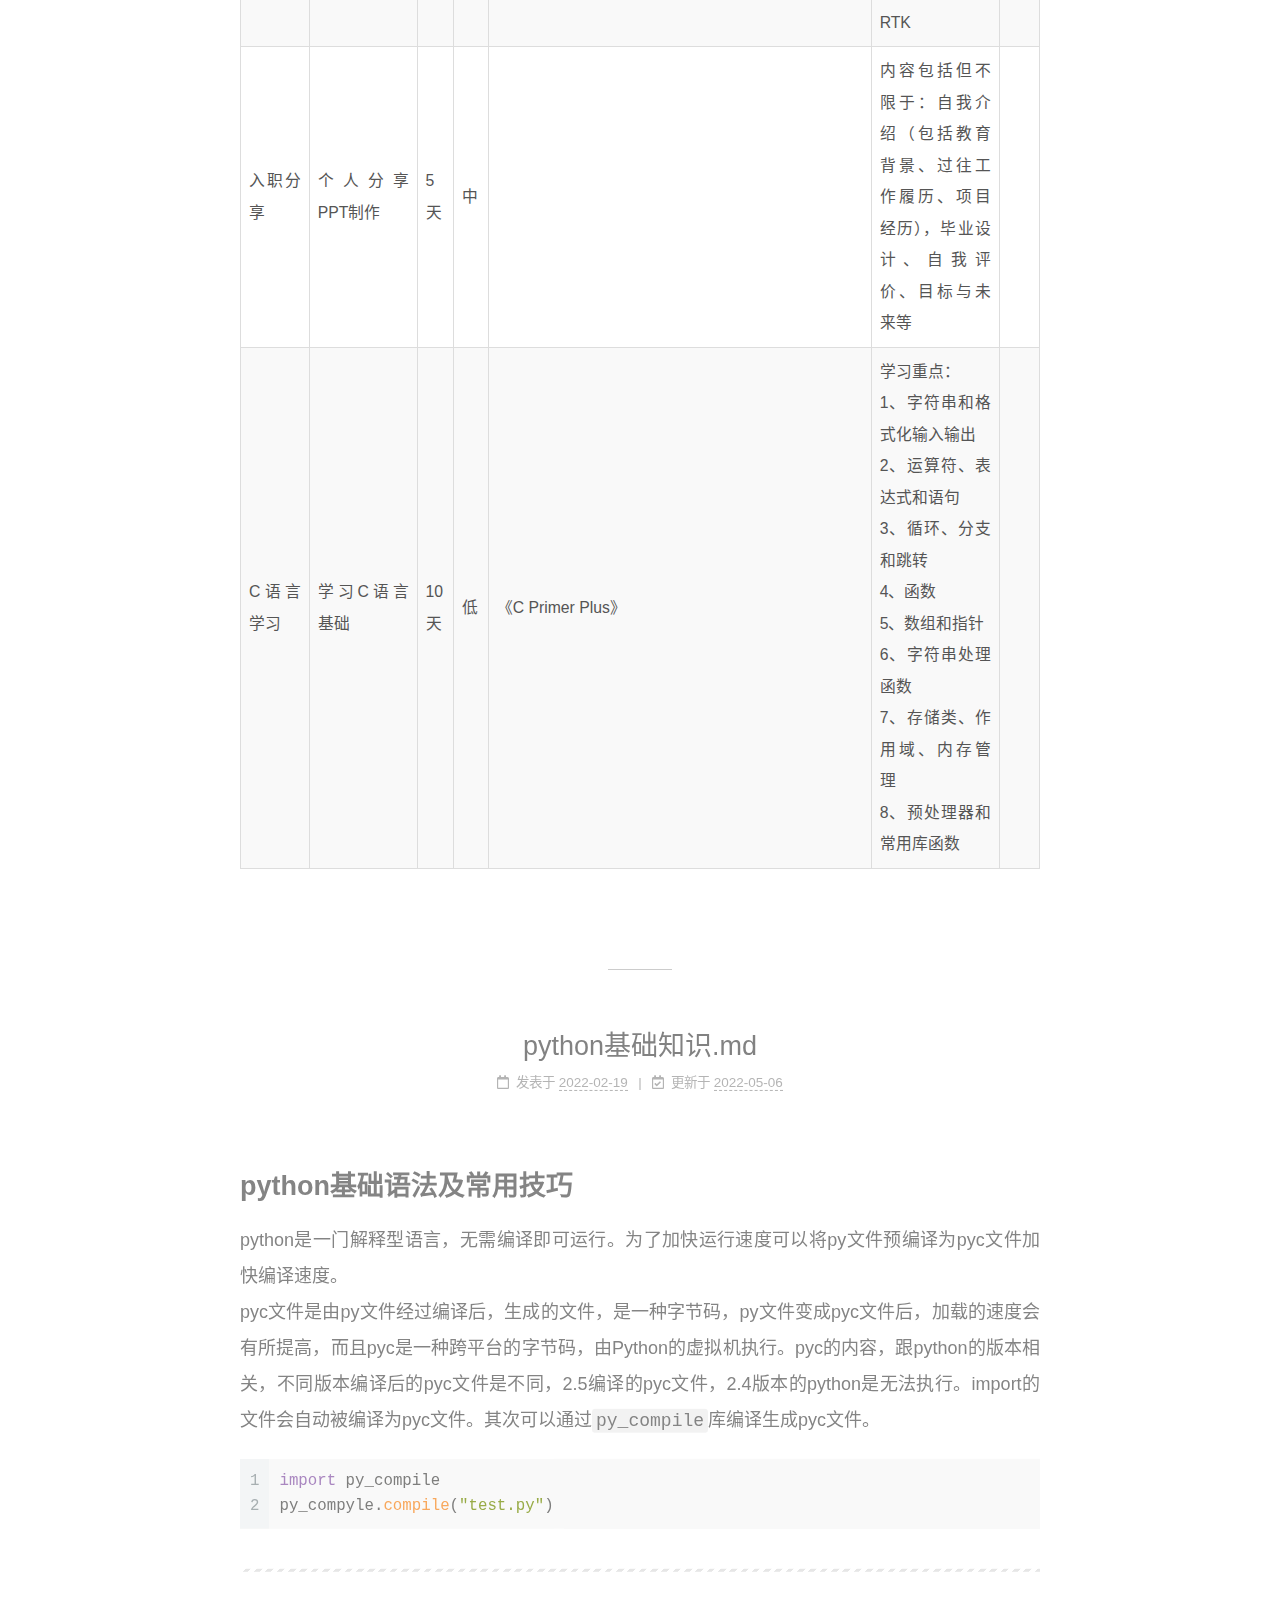
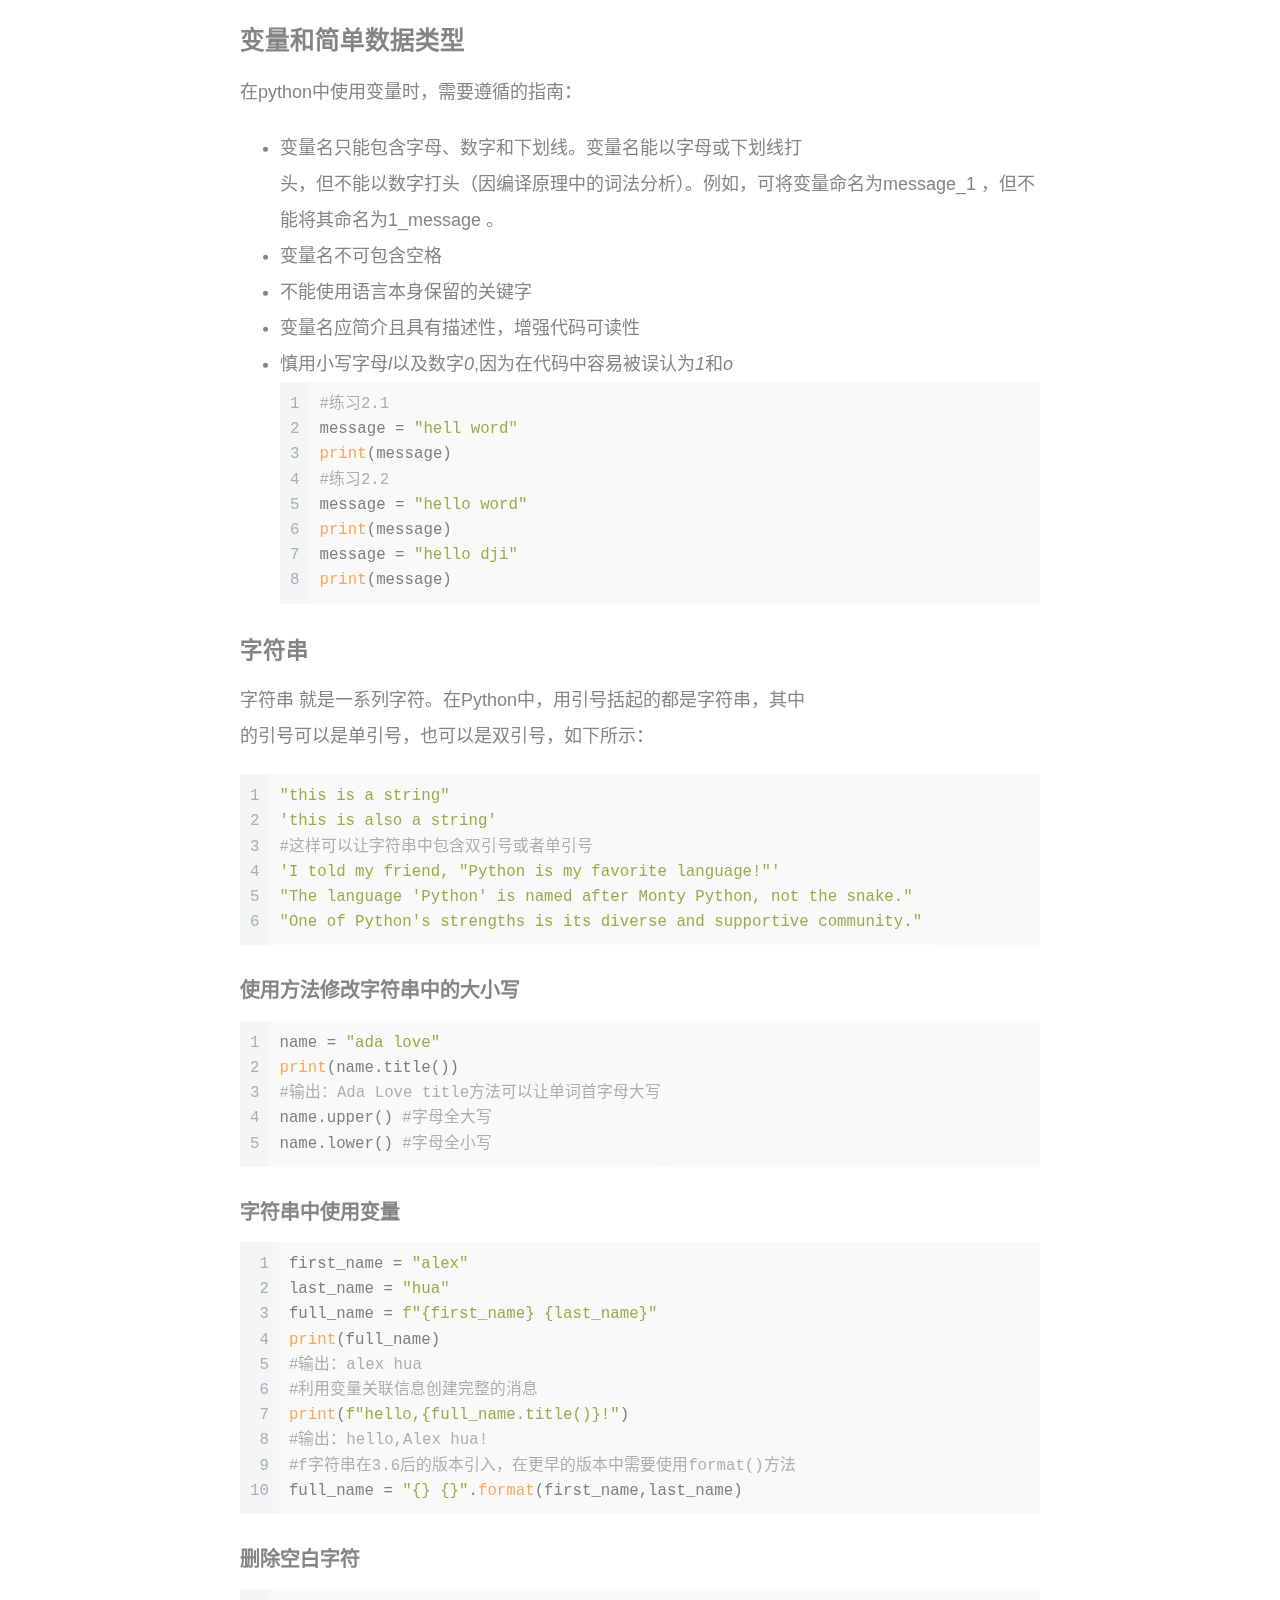
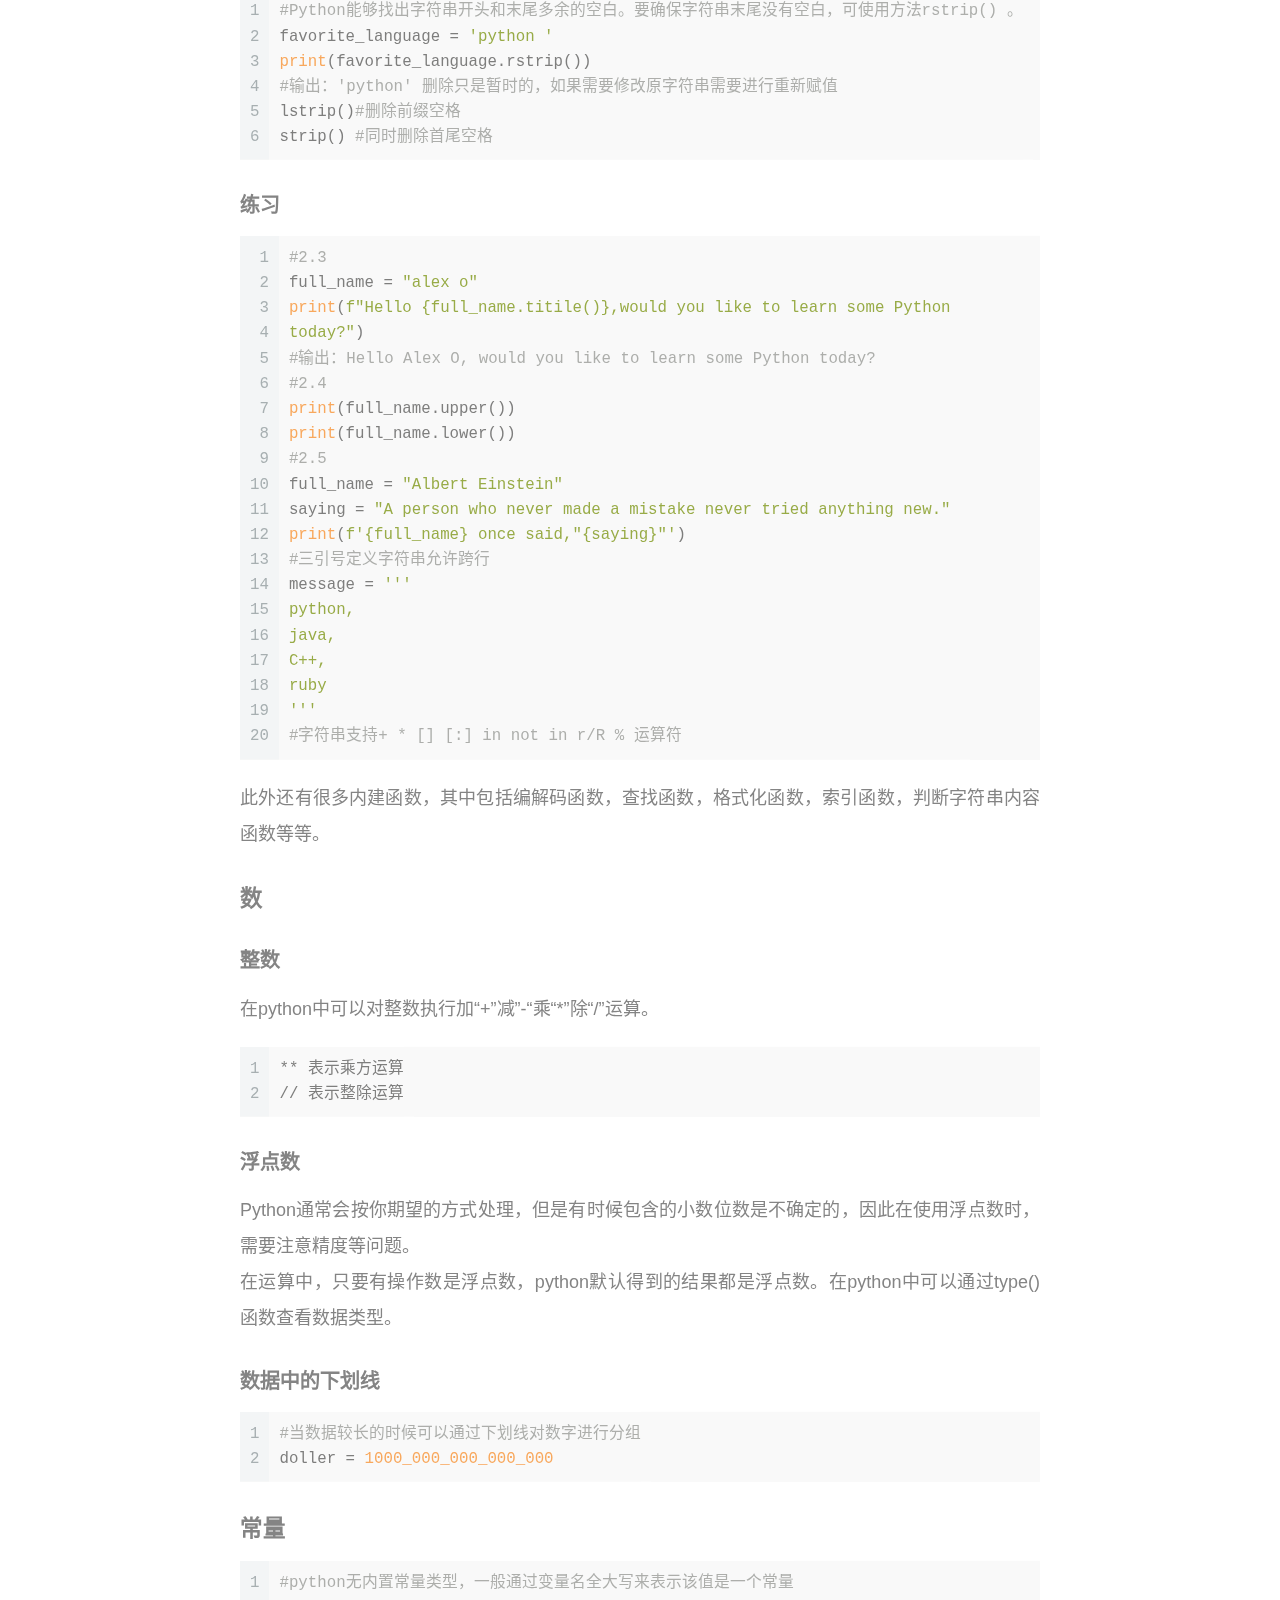
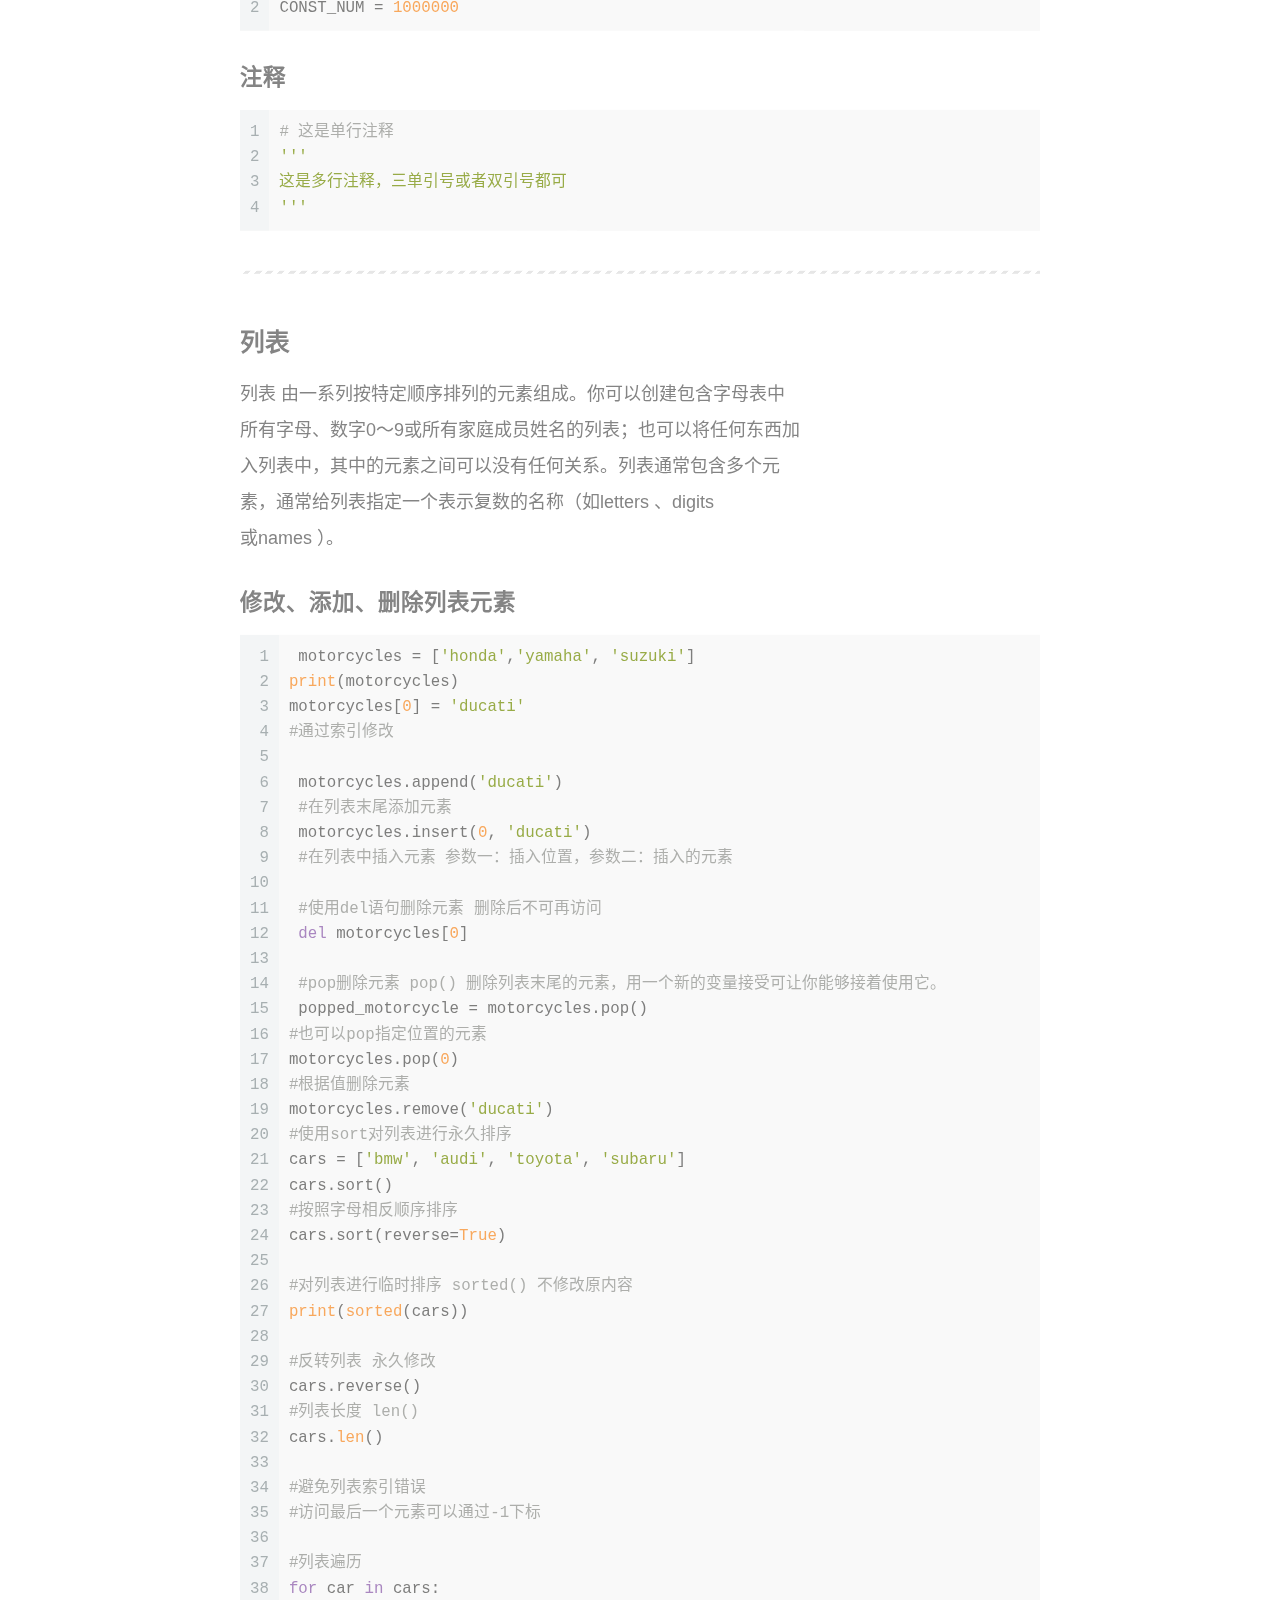
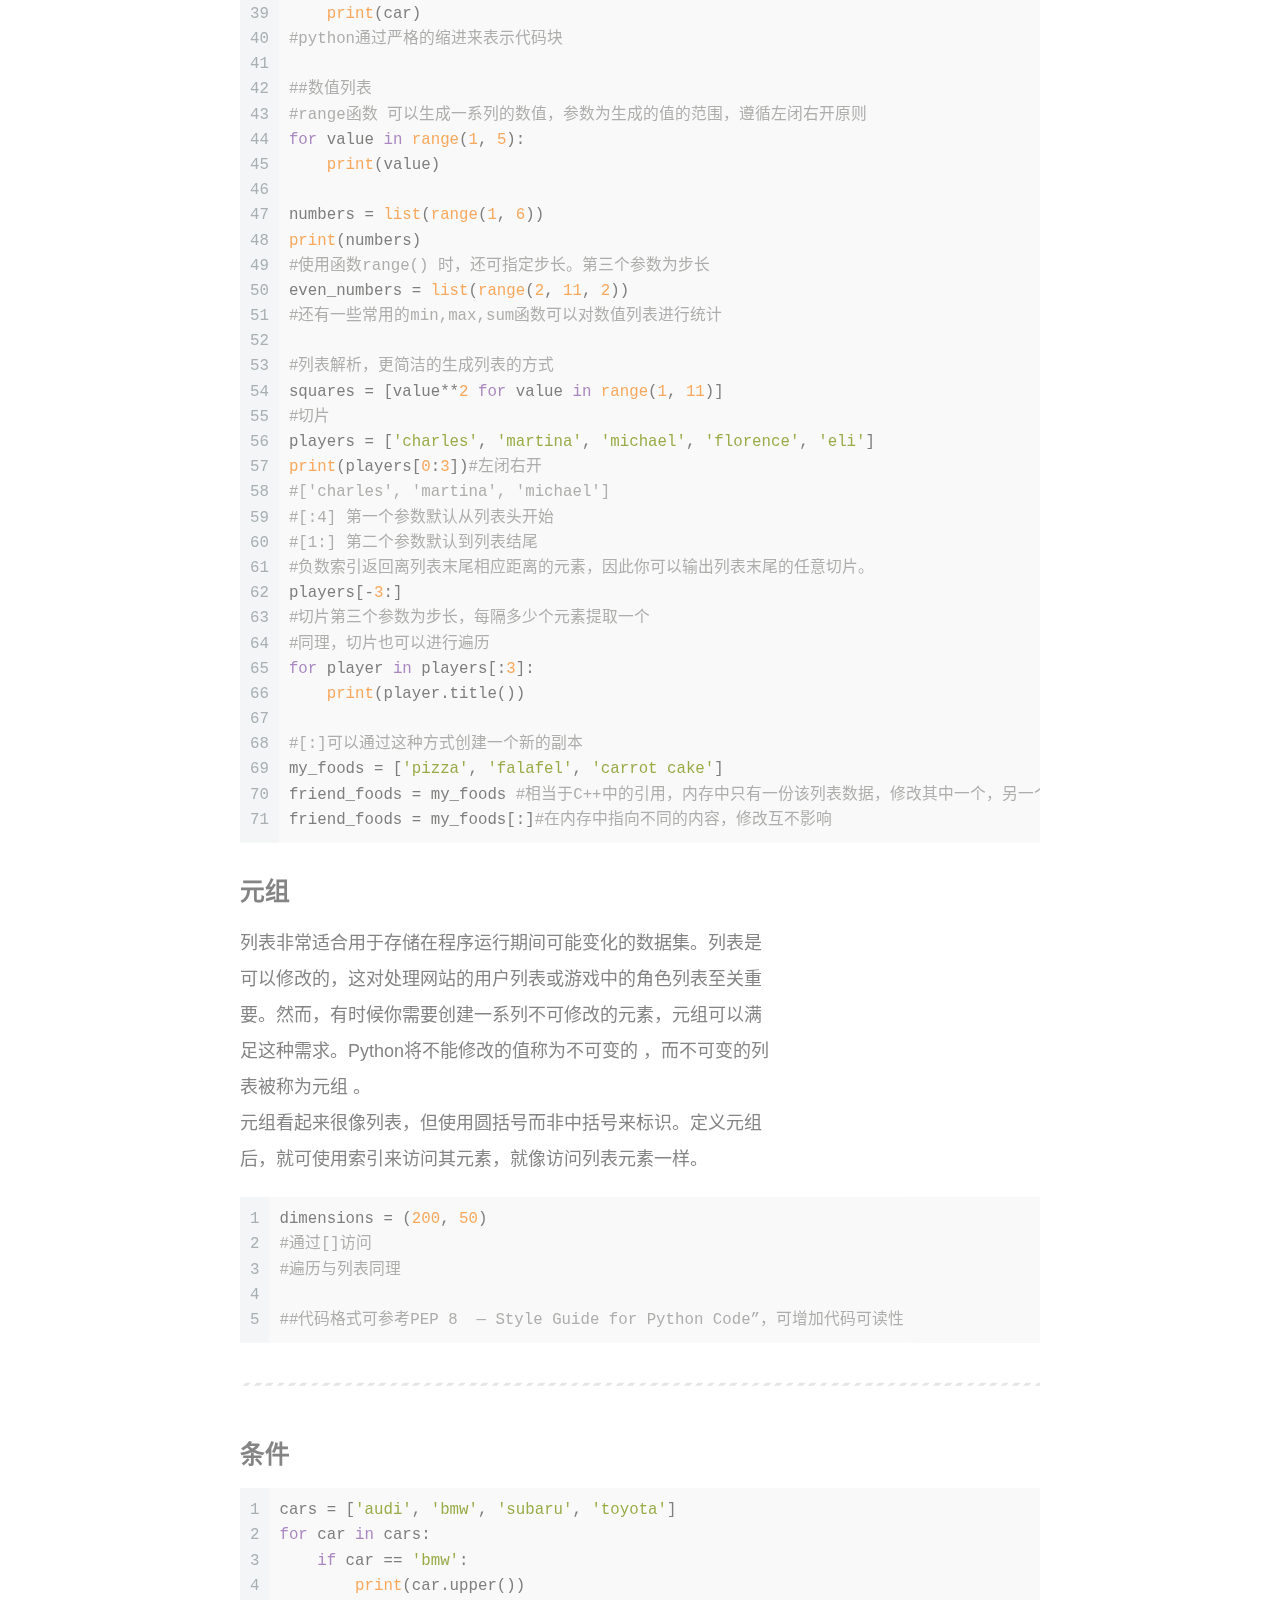
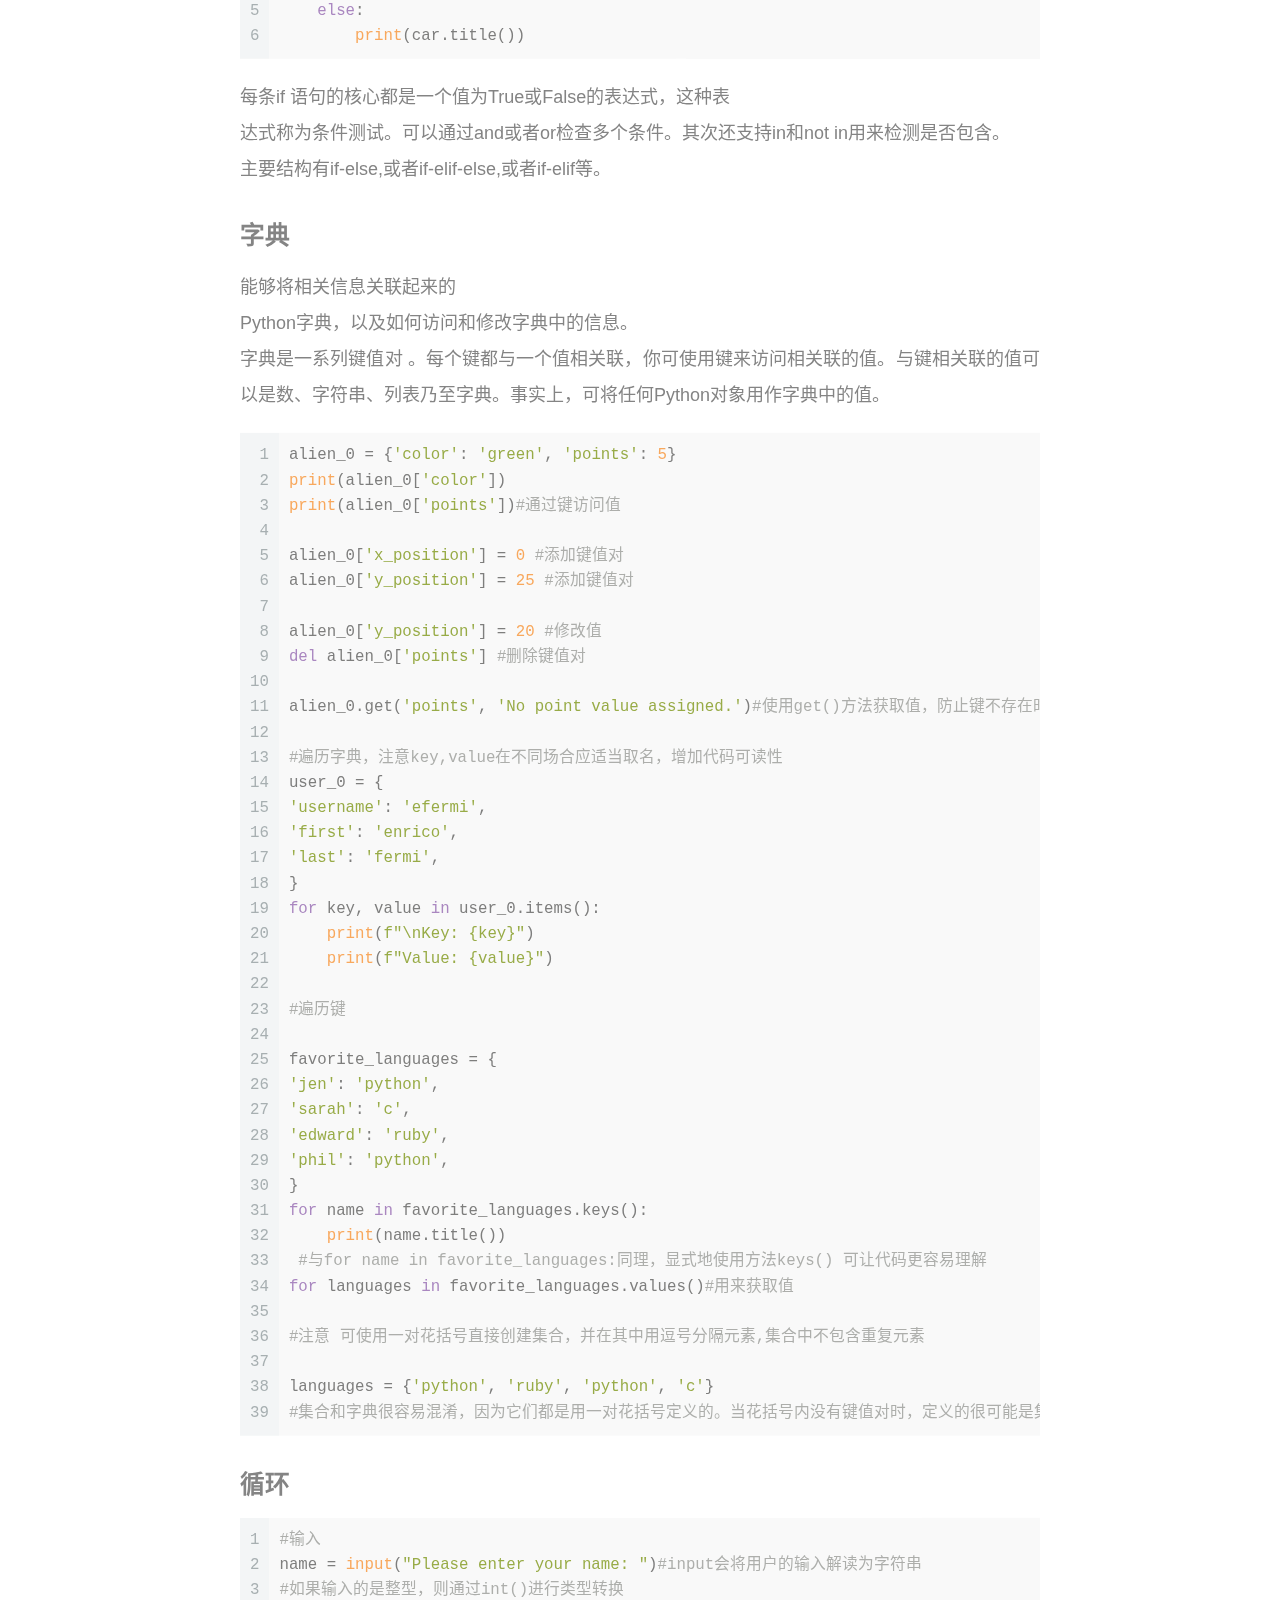
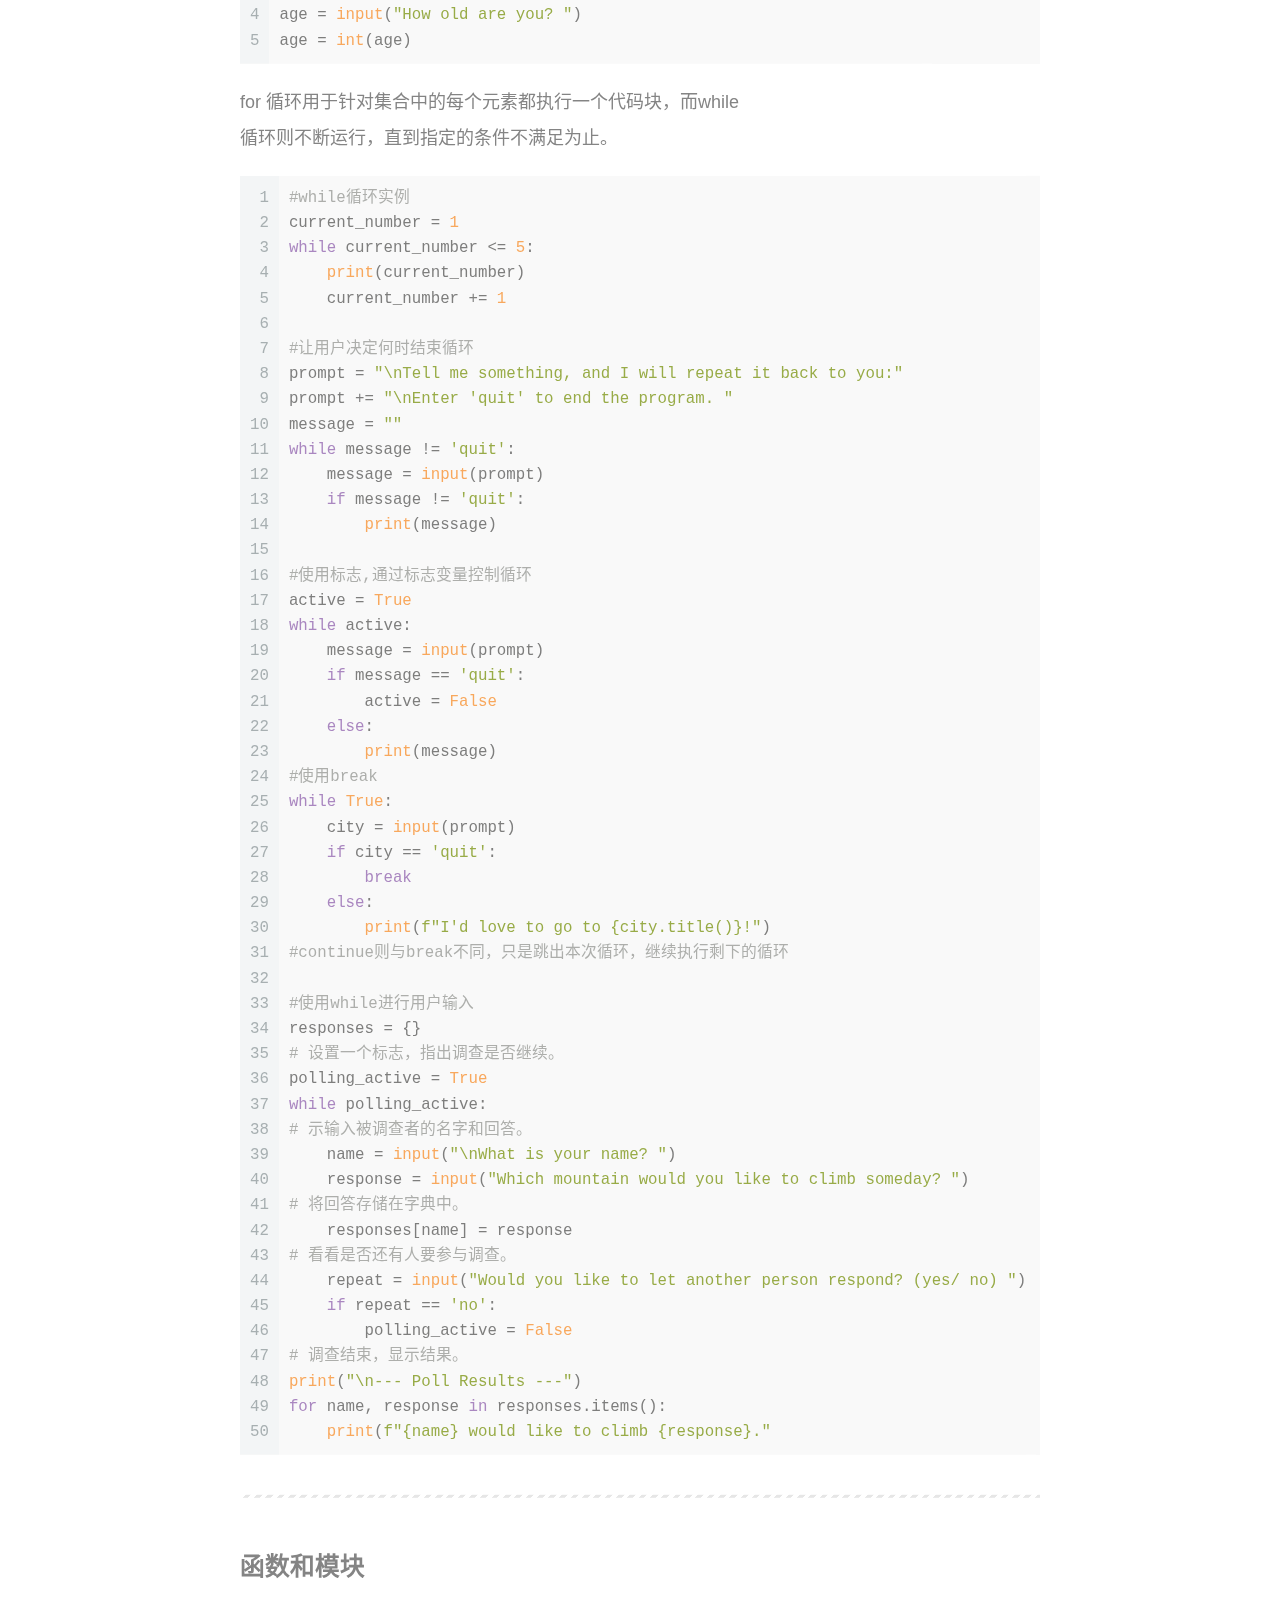
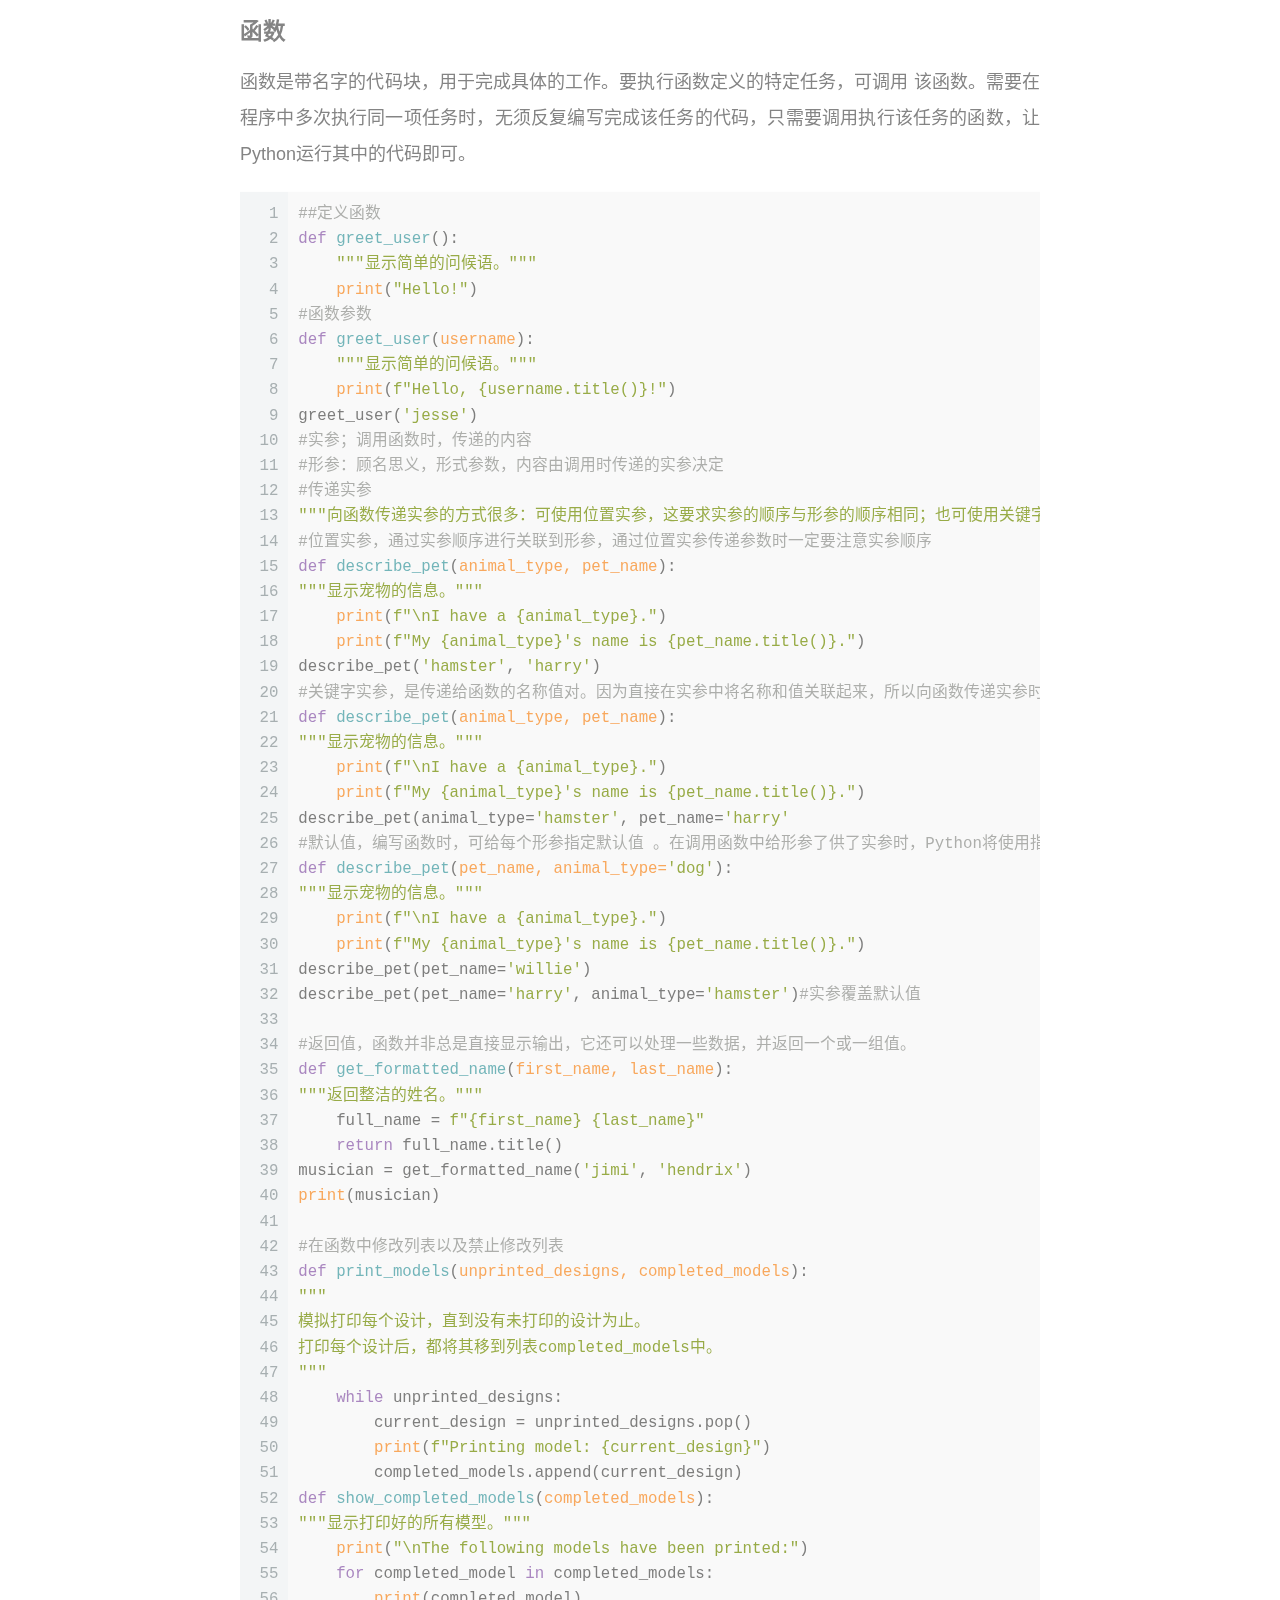
<file: page/2/index.html>
<!DOCTYPE html>
<html lang="zh-CN">
<head>
  <meta charset="UTF-8">
<meta name="viewport" content="width=device-width, initial-scale=1, maximum-scale=2">
<meta name="theme-color" content="#222">
<meta name="generator" content="Hexo 5.4.1">
  <link rel="apple-touch-icon" sizes="180x180" href="/images/apple-touch-icon-next.png">
  <link rel="icon" type="image/png" sizes="32x32" href="/images/favicon-32x32-next.png">
  <link rel="icon" type="image/png" sizes="16x16" href="/images/favicon-16x16-next.png">
  <link rel="mask-icon" href="/images/logo.svg" color="#222">

<link rel="stylesheet" href="/css/main.css">


<link rel="stylesheet" href="/lib/font-awesome/css/all.min.css">

<script id="hexo-configurations">
    var NexT = window.NexT || {};
    var CONFIG = {"hostname":"oushaohua.github.io","root":"/","scheme":"Muse","version":"7.8.0","exturl":false,"sidebar":{"position":"left","display":"post","padding":18,"offset":12,"onmobile":false},"copycode":{"enable":false,"show_result":false,"style":null},"back2top":{"enable":true,"sidebar":false,"scrollpercent":false},"bookmark":{"enable":false,"color":"#222","save":"auto"},"fancybox":false,"mediumzoom":false,"lazyload":false,"pangu":false,"comments":{"style":"tabs","active":null,"storage":true,"lazyload":false,"nav":null},"algolia":{"hits":{"per_page":10},"labels":{"input_placeholder":"Search for Posts","hits_empty":"We didn't find any results for the search: ${query}","hits_stats":"${hits} results found in ${time} ms"}},"localsearch":{"enable":false,"trigger":"auto","top_n_per_article":1,"unescape":false,"preload":false},"motion":{"enable":true,"async":false,"transition":{"post_block":"fadeIn","post_header":"slideDownIn","post_body":"slideDownIn","coll_header":"slideLeftIn","sidebar":"slideUpIn"}}};
  </script>

  <meta property="og:type" content="website">
<meta property="og:title" content="xiaoou">
<meta property="og:url" content="https://oushaohua.github.io/page/2/index.html">
<meta property="og:site_name" content="xiaoou">
<meta property="og:locale" content="zh_CN">
<meta property="article:author" content="xiaoou">
<meta name="twitter:card" content="summary">

<link rel="canonical" href="https://oushaohua.github.io/page/2/">


<script id="page-configurations">
  // https://hexo.io/docs/variables.html
  CONFIG.page = {
    sidebar: "",
    isHome : true,
    isPost : false,
    lang   : 'zh-CN'
  };
</script>

  <title>xiaoou</title>
  






  <noscript>
  <style>
  .use-motion .brand,
  .use-motion .menu-item,
  .sidebar-inner,
  .use-motion .post-block,
  .use-motion .pagination,
  .use-motion .comments,
  .use-motion .post-header,
  .use-motion .post-body,
  .use-motion .collection-header { opacity: initial; }

  .use-motion .site-title,
  .use-motion .site-subtitle {
    opacity: initial;
    top: initial;
  }

  .use-motion .logo-line-before i { left: initial; }
  .use-motion .logo-line-after i { right: initial; }
  </style>
</noscript>

</head>

<body itemscope itemtype="http://schema.org/WebPage">
  <div class="container use-motion">
    <div class="headband"></div>

    <header class="header" itemscope itemtype="http://schema.org/WPHeader">
      <div class="header-inner"><div class="site-brand-container">
  <div class="site-nav-toggle">
    <div class="toggle" aria-label="切换导航栏">
      <span class="toggle-line toggle-line-first"></span>
      <span class="toggle-line toggle-line-middle"></span>
      <span class="toggle-line toggle-line-last"></span>
    </div>
  </div>

  <div class="site-meta">

    <a href="/" class="brand" rel="start">
      <span class="logo-line-before"><i></i></span>
      <h1 class="site-title">xiaoou</h1>
      <span class="logo-line-after"><i></i></span>
    </a>
  </div>

  <div class="site-nav-right">
    <div class="toggle popup-trigger">
    </div>
  </div>
</div>




<nav class="site-nav">
  <ul id="menu" class="main-menu menu">
        <li class="menu-item menu-item-home">

    <a href="/" rel="section"><i class="fa fa-home fa-fw"></i>首页</a>

  </li>
        <li class="menu-item menu-item-archives">

    <a href="/archives/" rel="section"><i class="fa fa-archive fa-fw"></i>归档</a>

  </li>
  </ul>
</nav>




</div>
    </header>

    
  <div class="back-to-top">
    <i class="fa fa-arrow-up"></i>
    <span>0%</span>
  </div>


    <main class="main">
      <div class="main-inner">
        <div class="content-wrap">
          

          <div class="content index posts-expand">
            
      
  
  
  <article itemscope itemtype="http://schema.org/Article" class="post-block" lang="zh-CN">
    <link itemprop="mainEntityOfPage" href="https://oushaohua.github.io/2022/02/19/%E5%85%A5%E8%81%8C%E5%89%8D%E6%8E%A8%E8%8D%90%E5%AD%A6%E4%B9%A0%E5%86%85%E5%AE%B9%E6%B8%85%E5%8D%95/">

    <span hidden itemprop="author" itemscope itemtype="http://schema.org/Person">
      <meta itemprop="image" content="/images/avatar.gif">
      <meta itemprop="name" content="xiaoou">
      <meta itemprop="description" content="">
    </span>

    <span hidden itemprop="publisher" itemscope itemtype="http://schema.org/Organization">
      <meta itemprop="name" content="xiaoou">
    </span>
      <header class="post-header">
        <h2 class="post-title" itemprop="name headline">
          
            <a href="/2022/02/19/%E5%85%A5%E8%81%8C%E5%89%8D%E6%8E%A8%E8%8D%90%E5%AD%A6%E4%B9%A0%E5%86%85%E5%AE%B9%E6%B8%85%E5%8D%95/" class="post-title-link" itemprop="url">入职前推荐学习内容清单</a>
        </h2>

        <div class="post-meta">
            <span class="post-meta-item">
              <span class="post-meta-item-icon">
                <i class="far fa-calendar"></i>
              </span>
              <span class="post-meta-item-text">发表于</span>
              

              <time title="创建时间：2022-02-19 15:05:03 / 修改时间：15:09:04" itemprop="dateCreated datePublished" datetime="2022-02-19T15:05:03+08:00">2022-02-19</time>
            </span>

          

        </div>
      </header>

    
    
    
    <div class="post-body" itemprop="articleBody">

      
          <table>
<thead>
<tr>
<th>学习内容</th>
<th>目标</th>
<th>预计耗时</th>
<th>优先级</th>
<th>参考文献</th>
<th>学习内容</th>
<th>检查方式</th>
</tr>
</thead>
<tbody><tr>
<td>建立个人学习页面</td>
<td>更新个人学习笔记</td>
<td>5天</td>
<td>高</td>
<td>参考：<a target="_blank" rel="noopener" href="https://tristawwp.github.io/">https://tristawwp.github.io</a></td>
<td>建立个人博客，同步学习内容、进度和问题；顺带学习版本管理的知识。</td>
<td>每两周输出一次学习报告</td>
</tr>
<tr>
<td>python基础知识</td>
<td>python基础语法及常用技巧</td>
<td>20天</td>
<td>高</td>
<td>《python编程从入门到实践》</td>
<td>学习重点：<br/>1、字符串、列表、字典及元组<br/>2、条件和循环<br/>3、函数和模块<br/>4、面向对象编程<br/>5、错误和异常等</td>
<td></td>
</tr>
<tr>
<td></td>
<td>python集成开发环境IDE，如Pycharm</td>
<td></td>
<td></td>
<td></td>
<td>熟悉python的执行环境，掌握使用IDE调试python脚本的方法</td>
<td></td>
</tr>
<tr>
<td>软件测试理论及工具</td>
<td>1、学习软件工程思想<br/>2、学习基本的测试理论</td>
<td>15天</td>
<td>高</td>
<td>《软件测试设计》<br/>《软件测试的艺术》</td>
<td>1、常见的软件开发模型、软件质量度量指标以及方法<br/>2、测试阶段的划分及组织形式<br/>1）静态分析：检查工具及检查规则<br/>2）文档审查<br/>3）代码审查<br/>4）单元测试：语句覆盖、分支覆盖、判断覆盖、MCDC覆盖<br/>5）部件测试：自底向上、自顶向下、三明治集成测试，了解桩和驱动函数<br/>6）集成测试：测试类型（功能、性能、接口等）和测试方法（功能分解、等价类、边界值等）<br/>7）系统测试<br/>8）验收测试</td>
<td></td>
</tr>
<tr>
<td>Linux系统熟悉</td>
<td>熟悉Linux系统（Ubuntu）的基本操作</td>
<td>5天</td>
<td>中</td>
<td>《鸟哥的Linux私房菜》基础篇<br/><a target="_blank" rel="noopener" href="http://cn.linux.vbird.org/linux_basic/linux_basic.php">http://cn.linux.vbird.org/linux_basic/linux_basic.php</a></td>
<td>掌握Linux系统下的文件权限与目录配置，文件与目录管理、磁盘与文件系统管理、文件压缩打包等内容</td>
<td></td>
</tr>
<tr>
<td>版本管理工具学习</td>
<td>git工具学习</td>
<td>3天</td>
<td>中</td>
<td>廖雪峰git教程<br/><a target="_blank" rel="noopener" href="https://www.liaoxuefeng.com/wiki/896043488029600">https://www.liaoxuefeng.com/wiki/896043488029600</a></td>
<td>掌握git的使用，包括clone，add，commit，push，pull，diff，log，checkout，cherry-pick等</td>
<td></td>
</tr>
<tr>
<td>大疆产品了解</td>
<td>了解大疆产品的基本功能</td>
<td>3天</td>
<td>中</td>
<td>大疆官网相关产品介绍</td>
<td>关注的机型可以有：<br/>1、Mavic 3<br/>2、T40 农业植保机<br/>3、经纬M300 RTK</td>
<td></td>
</tr>
<tr>
<td>入职分享</td>
<td>个人分享PPT制作</td>
<td>5天</td>
<td>中</td>
<td></td>
<td>内容包括但不限于：自我介绍（包括教育背景、过往工作履历、项目经历），毕业设计、自我评价、目标与未来等</td>
<td></td>
</tr>
<tr>
<td>C语言学习</td>
<td>学习C语言基础</td>
<td>10天</td>
<td>低</td>
<td>《C Primer Plus》</td>
<td>学习重点：<br/>1、字符串和格式化输入输出<br/>2、运算符、表达式和语句<br/>3、循环、分支和跳转<br/>4、函数<br/>5、数组和指针<br/>6、字符串处理函数<br/>7、存储类、作用域、内存管理<br/>8、预处理器和常用库函数</td>
<td></td>
</tr>
</tbody></table>

      
    </div>

    
    
    
      <footer class="post-footer">
        <div class="post-eof"></div>
      </footer>
  </article>
  
  
  

      
  
  
  <article itemscope itemtype="http://schema.org/Article" class="post-block" lang="zh-CN">
    <link itemprop="mainEntityOfPage" href="https://oushaohua.github.io/2022/02/19/python%E5%9F%BA%E7%A1%80%E7%9F%A5%E8%AF%86/">

    <span hidden itemprop="author" itemscope itemtype="http://schema.org/Person">
      <meta itemprop="image" content="/images/avatar.gif">
      <meta itemprop="name" content="xiaoou">
      <meta itemprop="description" content="">
    </span>

    <span hidden itemprop="publisher" itemscope itemtype="http://schema.org/Organization">
      <meta itemprop="name" content="xiaoou">
    </span>
      <header class="post-header">
        <h2 class="post-title" itemprop="name headline">
          
            <a href="/2022/02/19/python%E5%9F%BA%E7%A1%80%E7%9F%A5%E8%AF%86/" class="post-title-link" itemprop="url">python基础知识.md</a>
        </h2>

        <div class="post-meta">
            <span class="post-meta-item">
              <span class="post-meta-item-icon">
                <i class="far fa-calendar"></i>
              </span>
              <span class="post-meta-item-text">发表于</span>

              <time title="创建时间：2022-02-19 14:54:25" itemprop="dateCreated datePublished" datetime="2022-02-19T14:54:25+08:00">2022-02-19</time>
            </span>
              <span class="post-meta-item">
                <span class="post-meta-item-icon">
                  <i class="far fa-calendar-check"></i>
                </span>
                <span class="post-meta-item-text">更新于</span>
                <time title="修改时间：2022-05-06 23:19:48" itemprop="dateModified" datetime="2022-05-06T23:19:48+08:00">2022-05-06</time>
              </span>

          

        </div>
      </header>

    
    
    
    <div class="post-body" itemprop="articleBody">

      
          <h1 id="python基础语法及常用技巧"><a href="#python基础语法及常用技巧" class="headerlink" title="python基础语法及常用技巧"></a>python基础语法及常用技巧</h1><p>python是一门解释型语言，无需编译即可运行。为了加快运行速度可以将py文件预编译为pyc文件加快编译速度。<br>pyc文件是由py文件经过编译后，生成的文件，是一种字节码，py文件变成pyc文件后，加载的速度会有所提高，而且pyc是一种跨平台的字节码，由Python的虚拟机执行。pyc的内容，跟python的版本相关，不同版本编译后的pyc文件是不同，2.5编译的pyc文件，2.4版本的python是无法执行。import的文件会自动被编译为pyc文件。其次可以通过<code>py_compile</code>库编译生成pyc文件。  </p>
<figure class="highlight python"><table><tr><td class="gutter"><pre><span class="line">1</span><br><span class="line">2</span><br></pre></td><td class="code"><pre><span class="line"><span class="keyword">import</span> py_compile  </span><br><span class="line">py_compyle.<span class="built_in">compile</span>(<span class="string">&quot;test.py&quot;</span>)</span><br></pre></td></tr></table></figure>
<hr>
<h2 id="变量和简单数据类型"><a href="#变量和简单数据类型" class="headerlink" title="变量和简单数据类型"></a>变量和简单数据类型</h2><p>在python中使用变量时，需要遵循的指南：</p>
<ul>
<li>变量名只能包含字母、数字和下划线。变量名能以字母或下划线打<br>头，但不能以数字打头（因编译原理中的词法分析）。例如，可将变量命名为message_1 ，但不<br>能将其命名为1_message 。</li>
<li>变量名不可包含空格</li>
<li>不能使用语言本身保留的关键字</li>
<li>变量名应简介且具有描述性，增强代码可读性</li>
<li>慎用小写字母<em>l</em>以及数字<em>0</em>,因为在代码中容易被误认为<em>1</em>和<em>o</em><figure class="highlight python"><table><tr><td class="gutter"><pre><span class="line">1</span><br><span class="line">2</span><br><span class="line">3</span><br><span class="line">4</span><br><span class="line">5</span><br><span class="line">6</span><br><span class="line">7</span><br><span class="line">8</span><br></pre></td><td class="code"><pre><span class="line"><span class="comment">#练习2.1</span></span><br><span class="line">message = <span class="string">&quot;hell word&quot;</span></span><br><span class="line"><span class="built_in">print</span>(message)</span><br><span class="line"><span class="comment">#练习2.2</span></span><br><span class="line">message = <span class="string">&quot;hello word&quot;</span></span><br><span class="line"><span class="built_in">print</span>(message)</span><br><span class="line">message = <span class="string">&quot;hello dji&quot;</span></span><br><span class="line"><span class="built_in">print</span>(message)</span><br></pre></td></tr></table></figure></li>
</ul>
<h3 id="字符串"><a href="#字符串" class="headerlink" title="字符串"></a>字符串</h3><p>字符串 就是一系列字符。在Python中，用引号括起的都是字符串，其中<br>的引号可以是单引号，也可以是双引号，如下所示：</p>
<figure class="highlight python"><table><tr><td class="gutter"><pre><span class="line">1</span><br><span class="line">2</span><br><span class="line">3</span><br><span class="line">4</span><br><span class="line">5</span><br><span class="line">6</span><br></pre></td><td class="code"><pre><span class="line"><span class="string">&quot;this is a string&quot;</span></span><br><span class="line"><span class="string">&#x27;this is also a string&#x27;</span></span><br><span class="line"><span class="comment">#这样可以让字符串中包含双引号或者单引号</span></span><br><span class="line"><span class="string">&#x27;I told my friend, &quot;Python is my favorite language!&quot;&#x27;</span></span><br><span class="line"><span class="string">&quot;The language &#x27;Python&#x27; is named after Monty Python, not the snake.&quot;</span></span><br><span class="line"><span class="string">&quot;One of Python&#x27;s strengths is its diverse and supportive community.&quot;</span></span><br></pre></td></tr></table></figure>
<h4 id="使用方法修改字符串中的大小写"><a href="#使用方法修改字符串中的大小写" class="headerlink" title="使用方法修改字符串中的大小写"></a>使用方法修改字符串中的大小写</h4><figure class="highlight python"><table><tr><td class="gutter"><pre><span class="line">1</span><br><span class="line">2</span><br><span class="line">3</span><br><span class="line">4</span><br><span class="line">5</span><br></pre></td><td class="code"><pre><span class="line">name = <span class="string">&quot;ada love&quot;</span></span><br><span class="line"><span class="built_in">print</span>(name.title())</span><br><span class="line"><span class="comment">#输出：Ada Love title方法可以让单词首字母大写</span></span><br><span class="line">name.upper() <span class="comment">#字母全大写</span></span><br><span class="line">name.lower() <span class="comment">#字母全小写</span></span><br></pre></td></tr></table></figure>
<h4 id="字符串中使用变量"><a href="#字符串中使用变量" class="headerlink" title="字符串中使用变量"></a>字符串中使用变量</h4><figure class="highlight python"><table><tr><td class="gutter"><pre><span class="line">1</span><br><span class="line">2</span><br><span class="line">3</span><br><span class="line">4</span><br><span class="line">5</span><br><span class="line">6</span><br><span class="line">7</span><br><span class="line">8</span><br><span class="line">9</span><br><span class="line">10</span><br></pre></td><td class="code"><pre><span class="line">first_name = <span class="string">&quot;alex&quot;</span></span><br><span class="line">last_name = <span class="string">&quot;hua&quot;</span></span><br><span class="line">full_name = <span class="string">f&quot;<span class="subst">&#123;first_name&#125;</span> <span class="subst">&#123;last_name&#125;</span>&quot;</span></span><br><span class="line"><span class="built_in">print</span>(full_name)</span><br><span class="line"><span class="comment">#输出：alex hua</span></span><br><span class="line"><span class="comment">#利用变量关联信息创建完整的消息</span></span><br><span class="line"><span class="built_in">print</span>(<span class="string">f&quot;hello,<span class="subst">&#123;full_name.title()&#125;</span>!&quot;</span>)</span><br><span class="line"><span class="comment">#输出：hello,Alex hua!</span></span><br><span class="line"><span class="comment">#f字符串在3.6后的版本引入，在更早的版本中需要使用format()方法</span></span><br><span class="line">full_name = <span class="string">&quot;&#123;&#125; &#123;&#125;&quot;</span>.<span class="built_in">format</span>(first_name,last_name)</span><br></pre></td></tr></table></figure>
<h4 id="删除空白字符"><a href="#删除空白字符" class="headerlink" title="删除空白字符"></a>删除空白字符</h4><figure class="highlight python"><table><tr><td class="gutter"><pre><span class="line">1</span><br><span class="line">2</span><br><span class="line">3</span><br><span class="line">4</span><br><span class="line">5</span><br><span class="line">6</span><br></pre></td><td class="code"><pre><span class="line"><span class="comment">#Python能够找出字符串开头和末尾多余的空白。要确保字符串末尾没有空白，可使用方法rstrip() 。</span></span><br><span class="line">favorite_language = <span class="string">&#x27;python &#x27;</span></span><br><span class="line"><span class="built_in">print</span>(favorite_language.rstrip())</span><br><span class="line"><span class="comment">#输出：&#x27;python&#x27; 删除只是暂时的，如果需要修改原字符串需要进行重新赋值</span></span><br><span class="line">lstrip()<span class="comment">#删除前缀空格</span></span><br><span class="line">strip() <span class="comment">#同时删除首尾空格</span></span><br></pre></td></tr></table></figure>
<h4 id="练习"><a href="#练习" class="headerlink" title="练习"></a>练习</h4><figure class="highlight python"><table><tr><td class="gutter"><pre><span class="line">1</span><br><span class="line">2</span><br><span class="line">3</span><br><span class="line">4</span><br><span class="line">5</span><br><span class="line">6</span><br><span class="line">7</span><br><span class="line">8</span><br><span class="line">9</span><br><span class="line">10</span><br><span class="line">11</span><br><span class="line">12</span><br><span class="line">13</span><br><span class="line">14</span><br><span class="line">15</span><br><span class="line">16</span><br><span class="line">17</span><br><span class="line">18</span><br><span class="line">19</span><br><span class="line">20</span><br></pre></td><td class="code"><pre><span class="line"><span class="comment">#2.3</span></span><br><span class="line">full_name = <span class="string">&quot;alex o&quot;</span></span><br><span class="line"><span class="built_in">print</span>(<span class="string">f&quot;Hello <span class="subst">&#123;full_name.titile()&#125;</span>,would you like to learn some Python </span></span><br><span class="line"><span class="string">today?&quot;</span>)</span><br><span class="line"><span class="comment">#输出：Hello Alex O, would you like to learn some Python today?</span></span><br><span class="line"><span class="comment">#2.4</span></span><br><span class="line"><span class="built_in">print</span>(full_name.upper())</span><br><span class="line"><span class="built_in">print</span>(full_name.lower())</span><br><span class="line"><span class="comment">#2.5</span></span><br><span class="line">full_name = <span class="string">&quot;Albert Einstein&quot;</span></span><br><span class="line">saying = <span class="string">&quot;A person who never made a mistake never tried anything new.&quot;</span></span><br><span class="line"><span class="built_in">print</span>(<span class="string">f&#x27;<span class="subst">&#123;full_name&#125;</span> once said,&quot;<span class="subst">&#123;saying&#125;</span>&quot;&#x27;</span>)</span><br><span class="line"><span class="comment">#三引号定义字符串允许跨行</span></span><br><span class="line">message = <span class="string">&#x27;&#x27;&#x27;</span></span><br><span class="line"><span class="string">python,</span></span><br><span class="line"><span class="string">java,</span></span><br><span class="line"><span class="string">C++,</span></span><br><span class="line"><span class="string">ruby</span></span><br><span class="line"><span class="string">&#x27;&#x27;&#x27;</span></span><br><span class="line"><span class="comment">#字符串支持+ * [] [:] in not in r/R % 运算符</span></span><br></pre></td></tr></table></figure>
<p>此外还有很多内建函数，其中包括编解码函数，查找函数，格式化函数，索引函数，判断字符串内容函数等等。</p>
<h3 id="数"><a href="#数" class="headerlink" title="数"></a>数</h3><h4 id="整数"><a href="#整数" class="headerlink" title="整数"></a>整数</h4><p>在python中可以对整数执行加“+”减”-“乘“*”除“&#x2F;”运算。</p>
<figure class="highlight python"><table><tr><td class="gutter"><pre><span class="line">1</span><br><span class="line">2</span><br></pre></td><td class="code"><pre><span class="line">** 表示乘方运算</span><br><span class="line">// 表示整除运算</span><br></pre></td></tr></table></figure>
<h4 id="浮点数"><a href="#浮点数" class="headerlink" title="浮点数"></a>浮点数</h4><p>Python通常会按你期望的方式处理，但是有时候包含的小数位数是不确定的，因此在使用浮点数时，需要注意精度等问题。<br>在运算中，只要有操作数是浮点数，python默认得到的结果都是浮点数。在python中可以通过type()函数查看数据类型。</p>
<h4 id="数据中的下划线"><a href="#数据中的下划线" class="headerlink" title="数据中的下划线"></a>数据中的下划线</h4><figure class="highlight python"><table><tr><td class="gutter"><pre><span class="line">1</span><br><span class="line">2</span><br></pre></td><td class="code"><pre><span class="line"><span class="comment">#当数据较长的时候可以通过下划线对数字进行分组</span></span><br><span class="line">doller = <span class="number">1000_000_000_000_000</span></span><br></pre></td></tr></table></figure>
<h3 id="常量"><a href="#常量" class="headerlink" title="常量"></a>常量</h3><figure class="highlight python"><table><tr><td class="gutter"><pre><span class="line">1</span><br><span class="line">2</span><br></pre></td><td class="code"><pre><span class="line"><span class="comment">#python无内置常量类型，一般通过变量名全大写来表示该值是一个常量</span></span><br><span class="line">CONST_NUM = <span class="number">1000000</span></span><br></pre></td></tr></table></figure>
<h3 id="注释"><a href="#注释" class="headerlink" title="注释"></a>注释</h3><figure class="highlight python"><table><tr><td class="gutter"><pre><span class="line">1</span><br><span class="line">2</span><br><span class="line">3</span><br><span class="line">4</span><br></pre></td><td class="code"><pre><span class="line"><span class="comment"># 这是单行注释</span></span><br><span class="line"><span class="string">&#x27;&#x27;&#x27;</span></span><br><span class="line"><span class="string">这是多行注释，三单引号或者双引号都可</span></span><br><span class="line"><span class="string">&#x27;&#x27;&#x27;</span></span><br></pre></td></tr></table></figure>
<hr>
<h2 id="列表"><a href="#列表" class="headerlink" title="列表"></a>列表</h2><p>列表 由一系列按特定顺序排列的元素组成。你可以创建包含字母表中<br>所有字母、数字0～9或所有家庭成员姓名的列表；也可以将任何东西加<br>入列表中，其中的元素之间可以没有任何关系。列表通常包含多个元<br>素，通常给列表指定一个表示复数的名称（如letters 、digits<br>或names ）。  </p>
<h3 id="修改、添加、删除列表元素"><a href="#修改、添加、删除列表元素" class="headerlink" title="修改、添加、删除列表元素"></a>修改、添加、删除列表元素</h3><figure class="highlight python"><table><tr><td class="gutter"><pre><span class="line">1</span><br><span class="line">2</span><br><span class="line">3</span><br><span class="line">4</span><br><span class="line">5</span><br><span class="line">6</span><br><span class="line">7</span><br><span class="line">8</span><br><span class="line">9</span><br><span class="line">10</span><br><span class="line">11</span><br><span class="line">12</span><br><span class="line">13</span><br><span class="line">14</span><br><span class="line">15</span><br><span class="line">16</span><br><span class="line">17</span><br><span class="line">18</span><br><span class="line">19</span><br><span class="line">20</span><br><span class="line">21</span><br><span class="line">22</span><br><span class="line">23</span><br><span class="line">24</span><br><span class="line">25</span><br><span class="line">26</span><br><span class="line">27</span><br><span class="line">28</span><br><span class="line">29</span><br><span class="line">30</span><br><span class="line">31</span><br><span class="line">32</span><br><span class="line">33</span><br><span class="line">34</span><br><span class="line">35</span><br><span class="line">36</span><br><span class="line">37</span><br><span class="line">38</span><br><span class="line">39</span><br><span class="line">40</span><br><span class="line">41</span><br><span class="line">42</span><br><span class="line">43</span><br><span class="line">44</span><br><span class="line">45</span><br><span class="line">46</span><br><span class="line">47</span><br><span class="line">48</span><br><span class="line">49</span><br><span class="line">50</span><br><span class="line">51</span><br><span class="line">52</span><br><span class="line">53</span><br><span class="line">54</span><br><span class="line">55</span><br><span class="line">56</span><br><span class="line">57</span><br><span class="line">58</span><br><span class="line">59</span><br><span class="line">60</span><br><span class="line">61</span><br><span class="line">62</span><br><span class="line">63</span><br><span class="line">64</span><br><span class="line">65</span><br><span class="line">66</span><br><span class="line">67</span><br><span class="line">68</span><br><span class="line">69</span><br><span class="line">70</span><br><span class="line">71</span><br></pre></td><td class="code"><pre><span class="line"> motorcycles = [<span class="string">&#x27;honda&#x27;</span>,<span class="string">&#x27;yamaha&#x27;</span>, <span class="string">&#x27;suzuki&#x27;</span>]</span><br><span class="line"><span class="built_in">print</span>(motorcycles)</span><br><span class="line">motorcycles[<span class="number">0</span>] = <span class="string">&#x27;ducati&#x27;</span></span><br><span class="line"><span class="comment">#通过索引修改</span></span><br><span class="line"></span><br><span class="line"> motorcycles.append(<span class="string">&#x27;ducati&#x27;</span>)</span><br><span class="line"> <span class="comment">#在列表末尾添加元素</span></span><br><span class="line"> motorcycles.insert(<span class="number">0</span>, <span class="string">&#x27;ducati&#x27;</span>)</span><br><span class="line"> <span class="comment">#在列表中插入元素 参数一：插入位置，参数二：插入的元素</span></span><br><span class="line"> </span><br><span class="line"> <span class="comment">#使用del语句删除元素 删除后不可再访问</span></span><br><span class="line"> <span class="keyword">del</span> motorcycles[<span class="number">0</span>]</span><br><span class="line"> </span><br><span class="line"> <span class="comment">#pop删除元素 pop() 删除列表末尾的元素，用一个新的变量接受可让你能够接着使用它。</span></span><br><span class="line"> popped_motorcycle = motorcycles.pop()</span><br><span class="line"><span class="comment">#也可以pop指定位置的元素</span></span><br><span class="line">motorcycles.pop(<span class="number">0</span>)</span><br><span class="line"><span class="comment">#根据值删除元素</span></span><br><span class="line">motorcycles.remove(<span class="string">&#x27;ducati&#x27;</span>)</span><br><span class="line"><span class="comment">#使用sort对列表进行永久排序</span></span><br><span class="line">cars = [<span class="string">&#x27;bmw&#x27;</span>, <span class="string">&#x27;audi&#x27;</span>, <span class="string">&#x27;toyota&#x27;</span>, <span class="string">&#x27;subaru&#x27;</span>]</span><br><span class="line">cars.sort()</span><br><span class="line"><span class="comment">#按照字母相反顺序排序</span></span><br><span class="line">cars.sort(reverse=<span class="literal">True</span>)</span><br><span class="line"></span><br><span class="line"><span class="comment">#对列表进行临时排序 sorted() 不修改原内容</span></span><br><span class="line"><span class="built_in">print</span>(<span class="built_in">sorted</span>(cars))</span><br><span class="line"></span><br><span class="line"><span class="comment">#反转列表 永久修改</span></span><br><span class="line">cars.reverse()</span><br><span class="line"><span class="comment">#列表长度 len()</span></span><br><span class="line">cars.<span class="built_in">len</span>()</span><br><span class="line"></span><br><span class="line"><span class="comment">#避免列表索引错误</span></span><br><span class="line"><span class="comment">#访问最后一个元素可以通过-1下标</span></span><br><span class="line"></span><br><span class="line"><span class="comment">#列表遍历</span></span><br><span class="line"><span class="keyword">for</span> car <span class="keyword">in</span> cars:</span><br><span class="line">    <span class="built_in">print</span>(car)</span><br><span class="line"><span class="comment">#python通过严格的缩进来表示代码块</span></span><br><span class="line"></span><br><span class="line"><span class="comment">##数值列表</span></span><br><span class="line"><span class="comment">#range函数 可以生成一系列的数值，参数为生成的值的范围，遵循左闭右开原则</span></span><br><span class="line"><span class="keyword">for</span> value <span class="keyword">in</span> <span class="built_in">range</span>(<span class="number">1</span>, <span class="number">5</span>):</span><br><span class="line">    <span class="built_in">print</span>(value)</span><br><span class="line"></span><br><span class="line">numbers = <span class="built_in">list</span>(<span class="built_in">range</span>(<span class="number">1</span>, <span class="number">6</span>))</span><br><span class="line"><span class="built_in">print</span>(numbers)</span><br><span class="line"><span class="comment">#使用函数range() 时，还可指定步长。第三个参数为步长</span></span><br><span class="line">even_numbers = <span class="built_in">list</span>(<span class="built_in">range</span>(<span class="number">2</span>, <span class="number">11</span>, <span class="number">2</span>))</span><br><span class="line"><span class="comment">#还有一些常用的min,max,sum函数可以对数值列表进行统计</span></span><br><span class="line"></span><br><span class="line"><span class="comment">#列表解析，更简洁的生成列表的方式</span></span><br><span class="line">squares = [value**<span class="number">2</span> <span class="keyword">for</span> value <span class="keyword">in</span> <span class="built_in">range</span>(<span class="number">1</span>, <span class="number">11</span>)]</span><br><span class="line"><span class="comment">#切片</span></span><br><span class="line">players = [<span class="string">&#x27;charles&#x27;</span>, <span class="string">&#x27;martina&#x27;</span>, <span class="string">&#x27;michael&#x27;</span>, <span class="string">&#x27;florence&#x27;</span>, <span class="string">&#x27;eli&#x27;</span>]</span><br><span class="line"><span class="built_in">print</span>(players[<span class="number">0</span>:<span class="number">3</span>])<span class="comment">#左闭右开</span></span><br><span class="line"><span class="comment">#[&#x27;charles&#x27;, &#x27;martina&#x27;, &#x27;michael&#x27;]</span></span><br><span class="line"><span class="comment">#[:4] 第一个参数默认从列表头开始</span></span><br><span class="line"><span class="comment">#[1:] 第二个参数默认到列表结尾</span></span><br><span class="line"><span class="comment">#负数索引返回离列表末尾相应距离的元素，因此你可以输出列表末尾的任意切片。</span></span><br><span class="line">players[-<span class="number">3</span>:]</span><br><span class="line"><span class="comment">#切片第三个参数为步长，每隔多少个元素提取一个</span></span><br><span class="line"><span class="comment">#同理，切片也可以进行遍历</span></span><br><span class="line"><span class="keyword">for</span> player <span class="keyword">in</span> players[:<span class="number">3</span>]:</span><br><span class="line">    <span class="built_in">print</span>(player.title())</span><br><span class="line"></span><br><span class="line"><span class="comment">#[:]可以通过这种方式创建一个新的副本</span></span><br><span class="line">my_foods = [<span class="string">&#x27;pizza&#x27;</span>, <span class="string">&#x27;falafel&#x27;</span>, <span class="string">&#x27;carrot cake&#x27;</span>]</span><br><span class="line">friend_foods = my_foods <span class="comment">#相当于C++中的引用，内存中只有一份该列表数据，修改其中一个，另一个也会改变</span></span><br><span class="line">friend_foods = my_foods[:]<span class="comment">#在内存中指向不同的内容，修改互不影响</span></span><br></pre></td></tr></table></figure>
<h2 id="元组"><a href="#元组" class="headerlink" title="元组"></a>元组</h2><p>列表非常适合用于存储在程序运行期间可能变化的数据集。列表是<br>可以修改的，这对处理网站的用户列表或游戏中的角色列表至关重<br>要。然而，有时候你需要创建一系列不可修改的元素，元组可以满<br>足这种需求。Python将不能修改的值称为不可变的 ，而不可变的列<br>表被称为元组 。<br>元组看起来很像列表，但使用圆括号而非中括号来标识。定义元组<br>后，就可使用索引来访问其元素，就像访问列表元素一样。</p>
<figure class="highlight python"><table><tr><td class="gutter"><pre><span class="line">1</span><br><span class="line">2</span><br><span class="line">3</span><br><span class="line">4</span><br><span class="line">5</span><br></pre></td><td class="code"><pre><span class="line">dimensions = (<span class="number">200</span>, <span class="number">50</span>)</span><br><span class="line"><span class="comment">#通过[]访问</span></span><br><span class="line"><span class="comment">#遍历与列表同理</span></span><br><span class="line"></span><br><span class="line"><span class="comment">##代码格式可参考PEP 8  — Style Guide for Python Code”，可增加代码可读性</span></span><br></pre></td></tr></table></figure>
<hr>
<h2 id="条件"><a href="#条件" class="headerlink" title="条件"></a>条件</h2><figure class="highlight python"><table><tr><td class="gutter"><pre><span class="line">1</span><br><span class="line">2</span><br><span class="line">3</span><br><span class="line">4</span><br><span class="line">5</span><br><span class="line">6</span><br></pre></td><td class="code"><pre><span class="line">cars = [<span class="string">&#x27;audi&#x27;</span>, <span class="string">&#x27;bmw&#x27;</span>, <span class="string">&#x27;subaru&#x27;</span>, <span class="string">&#x27;toyota&#x27;</span>]</span><br><span class="line"><span class="keyword">for</span> car <span class="keyword">in</span> cars:</span><br><span class="line">    <span class="keyword">if</span> car == <span class="string">&#x27;bmw&#x27;</span>:</span><br><span class="line">        <span class="built_in">print</span>(car.upper())</span><br><span class="line">    <span class="keyword">else</span>:</span><br><span class="line">        <span class="built_in">print</span>(car.title())</span><br></pre></td></tr></table></figure>
<p>每条if 语句的核心都是一个值为True或False的表达式，这种表<br>达式称为条件测试。可以通过and或者or检查多个条件。其次还支持in和not in用来检测是否包含。<br>主要结构有if-else,或者if-elif-else,或者if-elif等。</p>
<h2 id="字典"><a href="#字典" class="headerlink" title="字典"></a>字典</h2><p>能够将相关信息关联起来的<br>Python字典，以及如何访问和修改字典中的信息。<br>字典是一系列键值对 。每个键都与一个值相关联，你可使用键来访问相关联的值。与键相关联的值可以是数、字符串、列表乃至字典。事实上，可将任何Python对象用作字典中的值。  </p>
<figure class="highlight python"><table><tr><td class="gutter"><pre><span class="line">1</span><br><span class="line">2</span><br><span class="line">3</span><br><span class="line">4</span><br><span class="line">5</span><br><span class="line">6</span><br><span class="line">7</span><br><span class="line">8</span><br><span class="line">9</span><br><span class="line">10</span><br><span class="line">11</span><br><span class="line">12</span><br><span class="line">13</span><br><span class="line">14</span><br><span class="line">15</span><br><span class="line">16</span><br><span class="line">17</span><br><span class="line">18</span><br><span class="line">19</span><br><span class="line">20</span><br><span class="line">21</span><br><span class="line">22</span><br><span class="line">23</span><br><span class="line">24</span><br><span class="line">25</span><br><span class="line">26</span><br><span class="line">27</span><br><span class="line">28</span><br><span class="line">29</span><br><span class="line">30</span><br><span class="line">31</span><br><span class="line">32</span><br><span class="line">33</span><br><span class="line">34</span><br><span class="line">35</span><br><span class="line">36</span><br><span class="line">37</span><br><span class="line">38</span><br><span class="line">39</span><br></pre></td><td class="code"><pre><span class="line">alien_0 = &#123;<span class="string">&#x27;color&#x27;</span>: <span class="string">&#x27;green&#x27;</span>, <span class="string">&#x27;points&#x27;</span>: <span class="number">5</span>&#125;</span><br><span class="line"><span class="built_in">print</span>(alien_0[<span class="string">&#x27;color&#x27;</span>])</span><br><span class="line"><span class="built_in">print</span>(alien_0[<span class="string">&#x27;points&#x27;</span>])<span class="comment">#通过键访问值</span></span><br><span class="line"></span><br><span class="line">alien_0[<span class="string">&#x27;x_position&#x27;</span>] = <span class="number">0</span> <span class="comment">#添加键值对</span></span><br><span class="line">alien_0[<span class="string">&#x27;y_position&#x27;</span>] = <span class="number">25</span> <span class="comment">#添加键值对</span></span><br><span class="line"></span><br><span class="line">alien_0[<span class="string">&#x27;y_position&#x27;</span>] = <span class="number">20</span> <span class="comment">#修改值</span></span><br><span class="line"><span class="keyword">del</span> alien_0[<span class="string">&#x27;points&#x27;</span>] <span class="comment">#删除键值对</span></span><br><span class="line"></span><br><span class="line">alien_0.get(<span class="string">&#x27;points&#x27;</span>, <span class="string">&#x27;No point value assigned.&#x27;</span>)<span class="comment">#使用get()方法获取值，防止键不存在时发生异常，参数1：要获取的值的键，参数2：键不存在时，返回的值</span></span><br><span class="line"></span><br><span class="line"><span class="comment">#遍历字典，注意key,value在不同场合应适当取名，增加代码可读性</span></span><br><span class="line">user_0 = &#123;</span><br><span class="line"><span class="string">&#x27;username&#x27;</span>: <span class="string">&#x27;efermi&#x27;</span>,</span><br><span class="line"><span class="string">&#x27;first&#x27;</span>: <span class="string">&#x27;enrico&#x27;</span>,</span><br><span class="line"><span class="string">&#x27;last&#x27;</span>: <span class="string">&#x27;fermi&#x27;</span>,</span><br><span class="line">&#125;</span><br><span class="line"><span class="keyword">for</span> key, value <span class="keyword">in</span> user_0.items():</span><br><span class="line">    <span class="built_in">print</span>(<span class="string">f&quot;\nKey: <span class="subst">&#123;key&#125;</span>&quot;</span>)</span><br><span class="line">    <span class="built_in">print</span>(<span class="string">f&quot;Value: <span class="subst">&#123;value&#125;</span>&quot;</span>)</span><br><span class="line"></span><br><span class="line"><span class="comment">#遍历键</span></span><br><span class="line"></span><br><span class="line">favorite_languages = &#123;</span><br><span class="line"><span class="string">&#x27;jen&#x27;</span>: <span class="string">&#x27;python&#x27;</span>,</span><br><span class="line"><span class="string">&#x27;sarah&#x27;</span>: <span class="string">&#x27;c&#x27;</span>,</span><br><span class="line"><span class="string">&#x27;edward&#x27;</span>: <span class="string">&#x27;ruby&#x27;</span>,</span><br><span class="line"><span class="string">&#x27;phil&#x27;</span>: <span class="string">&#x27;python&#x27;</span>,</span><br><span class="line">&#125;</span><br><span class="line"><span class="keyword">for</span> name <span class="keyword">in</span> favorite_languages.keys():</span><br><span class="line">    <span class="built_in">print</span>(name.title())</span><br><span class="line"> <span class="comment">#与for name in favorite_languages:同理，显式地使用方法keys() 可让代码更容易理解</span></span><br><span class="line"><span class="keyword">for</span> languages <span class="keyword">in</span> favorite_languages.values()<span class="comment">#用来获取值</span></span><br><span class="line"></span><br><span class="line"><span class="comment">#注意 可使用一对花括号直接创建集合，并在其中用逗号分隔元素,集合中不包含重复元素</span></span><br><span class="line"></span><br><span class="line">languages = &#123;<span class="string">&#x27;python&#x27;</span>, <span class="string">&#x27;ruby&#x27;</span>, <span class="string">&#x27;python&#x27;</span>, <span class="string">&#x27;c&#x27;</span>&#125;</span><br><span class="line"><span class="comment">#集合和字典很容易混淆，因为它们都是用一对花括号定义的。当花括号内没有键值对时，定义的很可能是集合。不同于列表和字典，集合不会以特定的顺序存储元素</span></span><br></pre></td></tr></table></figure>
<h2 id="循环"><a href="#循环" class="headerlink" title="循环"></a>循环</h2><figure class="highlight python"><table><tr><td class="gutter"><pre><span class="line">1</span><br><span class="line">2</span><br><span class="line">3</span><br><span class="line">4</span><br><span class="line">5</span><br></pre></td><td class="code"><pre><span class="line"><span class="comment">#输入</span></span><br><span class="line">name = <span class="built_in">input</span>(<span class="string">&quot;Please enter your name: &quot;</span>)<span class="comment">#input会将用户的输入解读为字符串</span></span><br><span class="line"><span class="comment">#如果输入的是整型，则通过int()进行类型转换</span></span><br><span class="line">age = <span class="built_in">input</span>(<span class="string">&quot;How old are you? &quot;</span>)</span><br><span class="line">age = <span class="built_in">int</span>(age)</span><br></pre></td></tr></table></figure>
<p>for 循环用于针对集合中的每个元素都执行一个代码块，而while<br>循环则不断运行，直到指定的条件不满足为止。</p>
<figure class="highlight python"><table><tr><td class="gutter"><pre><span class="line">1</span><br><span class="line">2</span><br><span class="line">3</span><br><span class="line">4</span><br><span class="line">5</span><br><span class="line">6</span><br><span class="line">7</span><br><span class="line">8</span><br><span class="line">9</span><br><span class="line">10</span><br><span class="line">11</span><br><span class="line">12</span><br><span class="line">13</span><br><span class="line">14</span><br><span class="line">15</span><br><span class="line">16</span><br><span class="line">17</span><br><span class="line">18</span><br><span class="line">19</span><br><span class="line">20</span><br><span class="line">21</span><br><span class="line">22</span><br><span class="line">23</span><br><span class="line">24</span><br><span class="line">25</span><br><span class="line">26</span><br><span class="line">27</span><br><span class="line">28</span><br><span class="line">29</span><br><span class="line">30</span><br><span class="line">31</span><br><span class="line">32</span><br><span class="line">33</span><br><span class="line">34</span><br><span class="line">35</span><br><span class="line">36</span><br><span class="line">37</span><br><span class="line">38</span><br><span class="line">39</span><br><span class="line">40</span><br><span class="line">41</span><br><span class="line">42</span><br><span class="line">43</span><br><span class="line">44</span><br><span class="line">45</span><br><span class="line">46</span><br><span class="line">47</span><br><span class="line">48</span><br><span class="line">49</span><br><span class="line">50</span><br></pre></td><td class="code"><pre><span class="line"><span class="comment">#while循环实例</span></span><br><span class="line">current_number = <span class="number">1</span></span><br><span class="line"><span class="keyword">while</span> current_number &lt;= <span class="number">5</span>:</span><br><span class="line">    <span class="built_in">print</span>(current_number)</span><br><span class="line">    current_number += <span class="number">1</span></span><br><span class="line"></span><br><span class="line"><span class="comment">#让用户决定何时结束循环</span></span><br><span class="line">prompt = <span class="string">&quot;\nTell me something, and I will repeat it back to you:&quot;</span></span><br><span class="line">prompt += <span class="string">&quot;\nEnter &#x27;quit&#x27; to end the program. &quot;</span></span><br><span class="line">message = <span class="string">&quot;&quot;</span></span><br><span class="line"><span class="keyword">while</span> message != <span class="string">&#x27;quit&#x27;</span>:</span><br><span class="line">    message = <span class="built_in">input</span>(prompt)</span><br><span class="line">    <span class="keyword">if</span> message != <span class="string">&#x27;quit&#x27;</span>:</span><br><span class="line">        <span class="built_in">print</span>(message)</span><br><span class="line"></span><br><span class="line"><span class="comment">#使用标志,通过标志变量控制循环</span></span><br><span class="line">active = <span class="literal">True</span></span><br><span class="line"><span class="keyword">while</span> active:</span><br><span class="line">    message = <span class="built_in">input</span>(prompt)</span><br><span class="line">    <span class="keyword">if</span> message == <span class="string">&#x27;quit&#x27;</span>:</span><br><span class="line">        active = <span class="literal">False</span></span><br><span class="line">    <span class="keyword">else</span>:</span><br><span class="line">        <span class="built_in">print</span>(message)</span><br><span class="line"><span class="comment">#使用break</span></span><br><span class="line"><span class="keyword">while</span> <span class="literal">True</span>:</span><br><span class="line">    city = <span class="built_in">input</span>(prompt)</span><br><span class="line">    <span class="keyword">if</span> city == <span class="string">&#x27;quit&#x27;</span>:</span><br><span class="line">        <span class="keyword">break</span></span><br><span class="line">    <span class="keyword">else</span>:</span><br><span class="line">        <span class="built_in">print</span>(<span class="string">f&quot;I&#x27;d love to go to <span class="subst">&#123;city.title()&#125;</span>!&quot;</span>)</span><br><span class="line"><span class="comment">#continue则与break不同，只是跳出本次循环，继续执行剩下的循环</span></span><br><span class="line"></span><br><span class="line"><span class="comment">#使用while进行用户输入</span></span><br><span class="line">responses = &#123;&#125;</span><br><span class="line"><span class="comment"># 设置一个标志，指出调查是否继续。</span></span><br><span class="line">polling_active = <span class="literal">True</span></span><br><span class="line"><span class="keyword">while</span> polling_active:</span><br><span class="line"><span class="comment"># 示输入被调查者的名字和回答。</span></span><br><span class="line">    name = <span class="built_in">input</span>(<span class="string">&quot;\nWhat is your name? &quot;</span>)</span><br><span class="line">    response = <span class="built_in">input</span>(<span class="string">&quot;Which mountain would you like to climb someday? &quot;</span>)</span><br><span class="line"><span class="comment"># 将回答存储在字典中。</span></span><br><span class="line">    responses[name] = response</span><br><span class="line"><span class="comment"># 看看是否还有人要参与调查。</span></span><br><span class="line">    repeat = <span class="built_in">input</span>(<span class="string">&quot;Would you like to let another person respond? (yes/ no) &quot;</span>)</span><br><span class="line">    <span class="keyword">if</span> repeat == <span class="string">&#x27;no&#x27;</span>:</span><br><span class="line">        polling_active = <span class="literal">False</span></span><br><span class="line"><span class="comment"># 调查结束，显示结果。</span></span><br><span class="line"><span class="built_in">print</span>(<span class="string">&quot;\n--- Poll Results ---&quot;</span>)</span><br><span class="line"><span class="keyword">for</span> name, response <span class="keyword">in</span> responses.items():</span><br><span class="line">    <span class="built_in">print</span>(<span class="string">f&quot;<span class="subst">&#123;name&#125;</span> would like to climb <span class="subst">&#123;response&#125;</span>.&quot;</span></span><br></pre></td></tr></table></figure>
<hr>
<h2 id="函数和模块"><a href="#函数和模块" class="headerlink" title="函数和模块"></a>函数和模块</h2><h3 id="函数"><a href="#函数" class="headerlink" title="函数"></a>函数</h3><p>函数是带名字的代码块，用于完成具体的工作。要执行函数定义的特定任务，可调用 该函数。需要在程序中多次执行同一项任务时，无须反复编写完成该任务的代码，只需要调用执行该任务的函数，让Python运行其中的代码即可。</p>
<figure class="highlight python"><table><tr><td class="gutter"><pre><span class="line">1</span><br><span class="line">2</span><br><span class="line">3</span><br><span class="line">4</span><br><span class="line">5</span><br><span class="line">6</span><br><span class="line">7</span><br><span class="line">8</span><br><span class="line">9</span><br><span class="line">10</span><br><span class="line">11</span><br><span class="line">12</span><br><span class="line">13</span><br><span class="line">14</span><br><span class="line">15</span><br><span class="line">16</span><br><span class="line">17</span><br><span class="line">18</span><br><span class="line">19</span><br><span class="line">20</span><br><span class="line">21</span><br><span class="line">22</span><br><span class="line">23</span><br><span class="line">24</span><br><span class="line">25</span><br><span class="line">26</span><br><span class="line">27</span><br><span class="line">28</span><br><span class="line">29</span><br><span class="line">30</span><br><span class="line">31</span><br><span class="line">32</span><br><span class="line">33</span><br><span class="line">34</span><br><span class="line">35</span><br><span class="line">36</span><br><span class="line">37</span><br><span class="line">38</span><br><span class="line">39</span><br><span class="line">40</span><br><span class="line">41</span><br><span class="line">42</span><br><span class="line">43</span><br><span class="line">44</span><br><span class="line">45</span><br><span class="line">46</span><br><span class="line">47</span><br><span class="line">48</span><br><span class="line">49</span><br><span class="line">50</span><br><span class="line">51</span><br><span class="line">52</span><br><span class="line">53</span><br><span class="line">54</span><br><span class="line">55</span><br><span class="line">56</span><br><span class="line">57</span><br><span class="line">58</span><br><span class="line">59</span><br><span class="line">60</span><br><span class="line">61</span><br><span class="line">62</span><br><span class="line">63</span><br><span class="line">64</span><br><span class="line">65</span><br><span class="line">66</span><br><span class="line">67</span><br><span class="line">68</span><br><span class="line">69</span><br><span class="line">70</span><br><span class="line">71</span><br><span class="line">72</span><br><span class="line">73</span><br><span class="line">74</span><br><span class="line">75</span><br><span class="line">76</span><br><span class="line">77</span><br><span class="line">78</span><br><span class="line">79</span><br><span class="line">80</span><br><span class="line">81</span><br><span class="line">82</span><br><span class="line">83</span><br><span class="line">84</span><br><span class="line">85</span><br><span class="line">86</span><br><span class="line">87</span><br><span class="line">88</span><br><span class="line">89</span><br><span class="line">90</span><br><span class="line">91</span><br><span class="line">92</span><br><span class="line">93</span><br><span class="line">94</span><br><span class="line">95</span><br><span class="line">96</span><br><span class="line">97</span><br><span class="line">98</span><br><span class="line">99</span><br><span class="line">100</span><br><span class="line">101</span><br><span class="line">102</span><br></pre></td><td class="code"><pre><span class="line"><span class="comment">##定义函数</span></span><br><span class="line"><span class="keyword">def</span> <span class="title function_">greet_user</span>():</span><br><span class="line">    <span class="string">&quot;&quot;&quot;显示简单的问候语。&quot;&quot;&quot;</span></span><br><span class="line">    <span class="built_in">print</span>(<span class="string">&quot;Hello!&quot;</span>)</span><br><span class="line"><span class="comment">#函数参数</span></span><br><span class="line"><span class="keyword">def</span> <span class="title function_">greet_user</span>(<span class="params">username</span>):</span><br><span class="line">    <span class="string">&quot;&quot;&quot;显示简单的问候语。&quot;&quot;&quot;</span></span><br><span class="line">    <span class="built_in">print</span>(<span class="string">f&quot;Hello, <span class="subst">&#123;username.title()&#125;</span>!&quot;</span>)</span><br><span class="line">greet_user(<span class="string">&#x27;jesse&#x27;</span>)</span><br><span class="line"><span class="comment">#实参；调用函数时，传递的内容</span></span><br><span class="line"><span class="comment">#形参：顾名思义，形式参数，内容由调用时传递的实参决定</span></span><br><span class="line"><span class="comment">#传递实参</span></span><br><span class="line"><span class="string">&quot;&quot;&quot;向函数传递实参的方式很多：可使用位置实参，这要求实参的顺序与形参的顺序相同；也可使用关键字实参 ，其中每个实参都由变量名和值组成；还可使用列表和字典等&quot;&quot;&quot;</span></span><br><span class="line"><span class="comment">#位置实参，通过实参顺序进行关联到形参，通过位置实参传递参数时一定要注意实参顺序</span></span><br><span class="line"><span class="keyword">def</span> <span class="title function_">describe_pet</span>(<span class="params">animal_type, pet_name</span>):</span><br><span class="line"><span class="string">&quot;&quot;&quot;显示宠物的信息。&quot;&quot;&quot;</span></span><br><span class="line">    <span class="built_in">print</span>(<span class="string">f&quot;\nI have a <span class="subst">&#123;animal_type&#125;</span>.&quot;</span>)</span><br><span class="line">    <span class="built_in">print</span>(<span class="string">f&quot;My <span class="subst">&#123;animal_type&#125;</span>&#x27;s name is <span class="subst">&#123;pet_name.title()&#125;</span>.&quot;</span>)</span><br><span class="line">describe_pet(<span class="string">&#x27;hamster&#x27;</span>, <span class="string">&#x27;harry&#x27;</span>)</span><br><span class="line"><span class="comment">#关键字实参，是传递给函数的名称值对。因为直接在实参中将名称和值关联起来，所以向函数传递实参时不会混淆。因此也不用考虑实参顺序</span></span><br><span class="line"><span class="keyword">def</span> <span class="title function_">describe_pet</span>(<span class="params">animal_type, pet_name</span>):</span><br><span class="line"><span class="string">&quot;&quot;&quot;显示宠物的信息。&quot;&quot;&quot;</span></span><br><span class="line">    <span class="built_in">print</span>(<span class="string">f&quot;\nI have a <span class="subst">&#123;animal_type&#125;</span>.&quot;</span>)</span><br><span class="line">    <span class="built_in">print</span>(<span class="string">f&quot;My <span class="subst">&#123;animal_type&#125;</span>&#x27;s name is <span class="subst">&#123;pet_name.title()&#125;</span>.&quot;</span>)</span><br><span class="line">describe_pet(animal_type=<span class="string">&#x27;hamster&#x27;</span>, pet_name=<span class="string">&#x27;harry&#x27;</span></span><br><span class="line"><span class="comment">#默认值，编写函数时，可给每个形参指定默认值 。在调用函数中给形参了供了实参时，Python将使用指定的实参值；否则，将使用形参的默认值。</span></span><br><span class="line"><span class="keyword">def</span> <span class="title function_">describe_pet</span>(<span class="params">pet_name, animal_type=<span class="string">&#x27;dog&#x27;</span></span>):</span><br><span class="line"><span class="string">&quot;&quot;&quot;显示宠物的信息。&quot;&quot;&quot;</span></span><br><span class="line">    <span class="built_in">print</span>(<span class="string">f&quot;\nI have a <span class="subst">&#123;animal_type&#125;</span>.&quot;</span>)</span><br><span class="line">    <span class="built_in">print</span>(<span class="string">f&quot;My <span class="subst">&#123;animal_type&#125;</span>&#x27;s name is <span class="subst">&#123;pet_name.title()&#125;</span>.&quot;</span>)</span><br><span class="line">describe_pet(pet_name=<span class="string">&#x27;willie&#x27;</span>)</span><br><span class="line">describe_pet(pet_name=<span class="string">&#x27;harry&#x27;</span>, animal_type=<span class="string">&#x27;hamster&#x27;</span>)<span class="comment">#实参覆盖默认值</span></span><br><span class="line"></span><br><span class="line"><span class="comment">#返回值，函数并非总是直接显示输出，它还可以处理一些数据，并返回一个或一组值。</span></span><br><span class="line"><span class="keyword">def</span> <span class="title function_">get_formatted_name</span>(<span class="params">first_name, last_name</span>):</span><br><span class="line"><span class="string">&quot;&quot;&quot;返回整洁的姓名。&quot;&quot;&quot;</span></span><br><span class="line">    full_name = <span class="string">f&quot;<span class="subst">&#123;first_name&#125;</span> <span class="subst">&#123;last_name&#125;</span>&quot;</span></span><br><span class="line">    <span class="keyword">return</span> full_name.title()</span><br><span class="line">musician = get_formatted_name(<span class="string">&#x27;jimi&#x27;</span>, <span class="string">&#x27;hendrix&#x27;</span>)</span><br><span class="line"><span class="built_in">print</span>(musician)</span><br><span class="line"></span><br><span class="line"><span class="comment">#在函数中修改列表以及禁止修改列表</span></span><br><span class="line"><span class="keyword">def</span> <span class="title function_">print_models</span>(<span class="params">unprinted_designs, completed_models</span>):</span><br><span class="line"><span class="string">&quot;&quot;&quot;</span></span><br><span class="line"><span class="string">模拟打印每个设计，直到没有未打印的设计为止。</span></span><br><span class="line"><span class="string">打印每个设计后，都将其移到列表completed_models中。</span></span><br><span class="line"><span class="string">&quot;&quot;&quot;</span></span><br><span class="line">    <span class="keyword">while</span> unprinted_designs:</span><br><span class="line">        current_design = unprinted_designs.pop()</span><br><span class="line">        <span class="built_in">print</span>(<span class="string">f&quot;Printing model: <span class="subst">&#123;current_design&#125;</span>&quot;</span>)</span><br><span class="line">        completed_models.append(current_design)</span><br><span class="line"><span class="keyword">def</span> <span class="title function_">show_completed_models</span>(<span class="params">completed_models</span>):</span><br><span class="line"><span class="string">&quot;&quot;&quot;显示打印好的所有模型。&quot;&quot;&quot;</span></span><br><span class="line">    <span class="built_in">print</span>(<span class="string">&quot;\nThe following models have been printed:&quot;</span>)</span><br><span class="line">    <span class="keyword">for</span> completed_model <span class="keyword">in</span> completed_models:</span><br><span class="line">        <span class="built_in">print</span>(completed_model)</span><br><span class="line"></span><br><span class="line">unprinted_designs = [<span class="string">&#x27;phone case&#x27;</span>, <span class="string">&#x27;robot pendant&#x27;</span>, <span class="string">&#x27;dodecahedron&#x27;</span>]</span><br><span class="line">completed_models = []</span><br><span class="line">print_models(unprinted_designs, completed_models)</span><br><span class="line">show_completed_models(completed_models)</span><br><span class="line"><span class="comment">#以上代码在函数中修改列表都是永久性的，如果要禁止修改列表，实参为列表的副本</span></span><br><span class="line">print_models(unprinted_designs[:], completed_models)</span><br><span class="line">show_completed_models(completed_models)</span><br><span class="line"></span><br><span class="line"><span class="comment">#传递任意数量的实参</span></span><br><span class="line"><span class="keyword">def</span> <span class="title function_">make_pizza</span>(<span class="params">*toppings</span>):</span><br><span class="line"><span class="string">&quot;&quot;&quot;打印顾客点的所有配料。&quot;&quot;&quot;</span></span><br><span class="line">    <span class="built_in">print</span>(toppings)</span><br><span class="line">make_pizza(<span class="string">&#x27;pepperoni&#x27;</span>)</span><br><span class="line">make_pizza(<span class="string">&#x27;mushrooms&#x27;</span>, <span class="string">&#x27;green peppers&#x27;</span>, <span class="string">&#x27;extra cheese&#x27;</span>)</span><br><span class="line"><span class="comment">#形参名*toppings 中的星号让Python创建一个名为toppings 的空元组，并将收到的所有值都封装到这个元组中。</span></span><br><span class="line"><span class="string">&quot;&quot;&quot;注意，Python将实参封装到一个元组中，即便函数只收到一个值</span></span><br><span class="line"><span class="string">&quot;&quot;&quot;</span></span><br><span class="line"><span class="keyword">def</span> <span class="title function_">make_pizza</span>(<span class="params">*toppings</span>):</span><br><span class="line"><span class="string">&quot;&quot;&quot;概述要制作的比萨。&quot;&quot;&quot;</span></span><br><span class="line">    <span class="built_in">print</span>(<span class="string">&quot;\nMaking a pizza with the following toppings:&quot;</span>)</span><br><span class="line">    <span class="keyword">for</span> topping <span class="keyword">in</span> toppings:</span><br><span class="line">        <span class="built_in">print</span>(<span class="string">f&quot;- <span class="subst">&#123;topping&#125;</span>&quot;</span>)</span><br><span class="line">make_pizza(<span class="string">&#x27;pepperoni&#x27;</span>)</span><br><span class="line">make_pizza(<span class="string">&#x27;mushrooms&#x27;</span>, <span class="string">&#x27;green peppers&#x27;</span>, <span class="string">&#x27;extra cheese&#x27;</span>)</span><br><span class="line"></span><br><span class="line"><span class="comment">#如果要让函数接受不同类型的实参，必须在函数定义中将接纳任意数量实参的形参放在最后。</span></span><br><span class="line"><span class="keyword">def</span> <span class="title function_">make_pizza</span>(<span class="params">size, *toppings</span>):</span><br><span class="line"><span class="string">&quot;&quot;&quot;概述要制作的比萨。&quot;&quot;&quot;</span></span><br><span class="line">    <span class="built_in">print</span>(<span class="string">f&quot;\nMaking a <span class="subst">&#123;size&#125;</span>-inch pizza with the following toppings:&quot;</span>)</span><br><span class="line">    <span class="keyword">for</span> topping <span class="keyword">in</span> toppings:</span><br><span class="line">        <span class="built_in">print</span>(<span class="string">f&quot;- <span class="subst">&#123;topping&#125;</span>&quot;</span>)</span><br><span class="line">make_pizza(<span class="number">16</span>, <span class="string">&#x27;pepperoni&#x27;</span>)</span><br><span class="line">make_pizza(<span class="number">12</span>, <span class="string">&#x27;mushrooms&#x27;</span>, <span class="string">&#x27;green peppers&#x27;</span>, <span class="string">&#x27;extra cheese&#x27;</span>)</span><br><span class="line"></span><br><span class="line"><span class="comment">#使用任意数量的关键字实参，有时候，需要接受任意数量的实参，但预先不知道传递给函数的会是什么样的信息。在这种情况下，可将函数编写成能够接受任意数量的键值对</span></span><br><span class="line"><span class="keyword">def</span> <span class="title function_">build_profile</span>(<span class="params">first, last, **user_info</span>):</span><br><span class="line"><span class="string">&quot;&quot;&quot;创建一个字典，其中包含我们知道的有关用户的一切。&quot;&quot;&quot;</span></span><br><span class="line">    user_info[<span class="string">&#x27;first_name&#x27;</span>] = first</span><br><span class="line">    user_info[<span class="string">&#x27;last_name&#x27;</span>] = last</span><br><span class="line">    <span class="keyword">return</span> user_info</span><br><span class="line">user_profile = build_profile(<span class="string">&#x27;albert&#x27;</span>, <span class="string">&#x27;einstein&#x27;</span>,</span><br><span class="line">location=<span class="string">&#x27;princeton&#x27;</span>,</span><br><span class="line">field=<span class="string">&#x27;physics&#x27;</span>)</span><br><span class="line"><span class="built_in">print</span>(user_profile)</span><br><span class="line"><span class="string">&quot;&quot;&quot;形参**user_info 中的两个星号让Python创建一个名为user_info 的空字典，并将收到的所有名称值对都放到这个字典中。&quot;&quot;&quot;</span></span><br></pre></td></tr></table></figure>
<h3 id="模块"><a href="#模块" class="headerlink" title="模块"></a>模块</h3><p>使用函数的优点之一是可将代码块与主程序分离。通过给函数指定描述性名称，可让主程序容易理解得多。你还可以更进一步，将函数存储在称为模块的独立文件中，再将模块导入到主程序中。import语句允许在当前运行的程序文件中使用模块中的代<br>码。</p>
<figure class="highlight python"><table><tr><td class="gutter"><pre><span class="line">1</span><br><span class="line">2</span><br><span class="line">3</span><br><span class="line">4</span><br><span class="line">5</span><br><span class="line">6</span><br><span class="line">7</span><br><span class="line">8</span><br><span class="line">9</span><br><span class="line">10</span><br><span class="line">11</span><br><span class="line">12</span><br><span class="line">13</span><br><span class="line">14</span><br><span class="line">15</span><br><span class="line">16</span><br><span class="line">17</span><br><span class="line">18</span><br><span class="line">19</span><br><span class="line">20</span><br><span class="line">21</span><br><span class="line">22</span><br><span class="line">23</span><br><span class="line">24</span><br><span class="line">25</span><br><span class="line">26</span><br><span class="line">27</span><br><span class="line">28</span><br><span class="line">29</span><br><span class="line">30</span><br><span class="line">31</span><br><span class="line">32</span><br><span class="line">33</span><br><span class="line">34</span><br><span class="line">35</span><br><span class="line">36</span><br><span class="line">37</span><br><span class="line">38</span><br></pre></td><td class="code"><pre><span class="line"><span class="comment">#导入整个模块</span></span><br><span class="line"><span class="string">&quot;&quot;&quot;</span></span><br><span class="line"><span class="string">要让函数是可导入的，得先创建模块。模块 是扩展名为.py的文件，包含要导入到程序中的代码。</span></span><br><span class="line"><span class="string">&quot;&quot;&quot;</span></span><br><span class="line"><span class="comment">#pizza.py</span></span><br><span class="line"><span class="keyword">def</span> <span class="title function_">make_pizza</span>(<span class="params">size, *toppings</span>):</span><br><span class="line"><span class="string">&quot;&quot;&quot;概述要制作的比萨。&quot;&quot;&quot;</span></span><br><span class="line">    <span class="built_in">print</span>(<span class="string">f&quot;\nMaking a <span class="subst">&#123;size&#125;</span>-inch pizza with the following toppings:&quot;</span>)</span><br><span class="line">    <span class="keyword">for</span> topping <span class="keyword">in</span> toppings:</span><br><span class="line">    <span class="built_in">print</span>(<span class="string">f&quot;- <span class="subst">&#123;topping&#125;</span>&quot;</span>)</span><br><span class="line"><span class="comment">#making_pizzas.py</span></span><br><span class="line"><span class="keyword">import</span> pizza</span><br><span class="line">pizza.make_pizza(<span class="number">16</span>, <span class="string">&#x27;pepperoni&#x27;</span>)</span><br><span class="line">pizza.make_pizza(<span class="number">12</span>, <span class="string">&#x27;mushrooms&#x27;</span>, <span class="string">&#x27;green peppers&#x27;</span>, <span class="string">&#x27;extra cheese&#x27;</span>)</span><br><span class="line"><span class="comment">##Python读取这个文件时，代码行import pizza 让Python打开文件pizza.py，并将其中的所有函数都复制到这个程序中。</span></span><br><span class="line"></span><br><span class="line"><span class="comment">#导入特定的函数</span></span><br><span class="line"><span class="keyword">from</span> module_name <span class="keyword">import</span> function_name</span><br><span class="line"><span class="keyword">from</span> module_name <span class="keyword">import</span> function_0, function_1, function_2<span class="comment">#导入多个特定函数</span></span><br><span class="line"></span><br><span class="line"><span class="keyword">from</span> pizza <span class="keyword">import</span> make_pizza</span><br><span class="line">make_pizza(<span class="number">16</span>, <span class="string">&#x27;pepperoni&#x27;</span>)</span><br><span class="line">make_pizza(<span class="number">12</span>, <span class="string">&#x27;mushrooms&#x27;</span>, <span class="string">&#x27;green peppers&#x27;</span>, <span class="string">&#x27;extra cheese&#x27;</span>)</span><br><span class="line"><span class="comment">#使用as 给函数指定别名</span></span><br><span class="line"><span class="keyword">from</span> pizza <span class="keyword">import</span> make_pizza <span class="keyword">as</span> mp</span><br><span class="line">mp(<span class="number">16</span>, <span class="string">&#x27;pepperoni&#x27;</span>)</span><br><span class="line">mp(<span class="number">12</span>, <span class="string">&#x27;mushrooms&#x27;</span>, <span class="string">&#x27;green peppers&#x27;</span>, <span class="string">&#x27;extra cheese&#x27;</span>)</span><br><span class="line"><span class="comment">#使用as 给模块指定别名</span></span><br><span class="line"><span class="keyword">import</span> pizza <span class="keyword">as</span> p</span><br><span class="line">p.make_pizza(<span class="number">16</span>, <span class="string">&#x27;pepperoni&#x27;</span>)</span><br><span class="line">p.make_pizza(<span class="number">12</span>, <span class="string">&#x27;mushrooms&#x27;</span>, <span class="string">&#x27;green peppers&#x27;</span>, <span class="string">&#x27;extra cheese&#x27;</span>)</span><br><span class="line"><span class="comment">#导入模块中的所有函数</span></span><br><span class="line"><span class="keyword">from</span> pizza <span class="keyword">import</span> *</span><br><span class="line">make_pizza(<span class="number">16</span>, <span class="string">&#x27;pepperoni&#x27;</span>)</span><br><span class="line">make_pizza(<span class="number">12</span>, <span class="string">&#x27;mushrooms&#x27;</span>, <span class="string">&#x27;green peppers&#x27;</span>, <span class="string">&#x27;extra cheese&#x27;</span>)</span><br><span class="line"><span class="comment">#注意，最好不要采用这种导入方法。这是因为如果模块中有函数的名称与当前项目中使用的名称相同，可能导致意想不到的结果。</span></span><br><span class="line"><span class="comment">#最佳的做法是，要么只导入需要使用的函数，要么导入整个模块并使用句点表示法。这让代码更清晰，更容易阅读和理解。</span></span><br><span class="line"></span><br></pre></td></tr></table></figure>
<h3 id="函数编写指南"><a href="#函数编写指南" class="headerlink" title="函数编写指南"></a>函数编写指南</h3><p>编写函数时，需要牢记几个细节。应给函数指定描述性名称，且只在其中使用小写字母和下划线。描述性名称可帮助你和别人明白代码想要做什么。给模块命名时也应遵循上述约定。</p>
<ul>
<li>1.给形参指定默认值时，等号两边不要有空格。</li>
<li>2.PEP 8建议代码行的长度不要超过79字符，这样只要编辑器窗口适中，就能看到整行代码。如果形参很多，导致函数定义的长度超过了79字符，可在函数定义中输入左括号后按回车键，并在下一行按两次Tab键，从而将形参列表和只缩进一层的函数体区分开来。</li>
<li>3.每个函数都应包含简要地阐述其功能的注释。该注释应紧跟在函数定义后面,并采用文档字符串格式。</li>
<li>4.如果程序或模块包含多个函数，可使用两个空行将相邻的函数分开，这样将更容易知道前一个函数在什么地方结束，下一个函数从什么地方开始。</li>
<li>5.所有import 语句都应放在文件开头。唯一例外的情形是，在文件开头使用了注释来描述整个程序。</li>
</ul>
<hr>
<h2 id="面向对象编程"><a href="#面向对象编程" class="headerlink" title="面向对象编程"></a>面向对象编程</h2><p>编写类时，你定义一大类对象都有的通用行为。基于类创建对象 时，每个对象都自动具备这种通用行为，然后可根据需要赋予每个对象独特的个性。<br>根据类来创建对象称为实例化 ，这让你能够使用类的实例。 </p>
<figure class="highlight python"><table><tr><td class="gutter"><pre><span class="line">1</span><br><span class="line">2</span><br><span class="line">3</span><br><span class="line">4</span><br><span class="line">5</span><br><span class="line">6</span><br><span class="line">7</span><br><span class="line">8</span><br><span class="line">9</span><br><span class="line">10</span><br><span class="line">11</span><br><span class="line">12</span><br><span class="line">13</span><br></pre></td><td class="code"><pre><span class="line"><span class="comment">#创建和使用类</span></span><br><span class="line"><span class="keyword">class</span> <span class="title class_">Dog</span>:</span><br><span class="line"> <span class="string">&quot;&quot;&quot;一次模拟小狗的简单尝试。&quot;&quot;&quot;</span></span><br><span class="line">    <span class="keyword">def</span> <span class="title function_">__init__</span>(<span class="params">self, name, age</span>):</span><br><span class="line"><span class="string">&quot;&quot;&quot;初始化属性name和age。&quot;&quot;&quot;</span></span><br><span class="line">        self.name = name</span><br><span class="line">        self.age = age</span><br><span class="line">    <span class="keyword">def</span> <span class="title function_">sit</span>(<span class="params">self</span>):</span><br><span class="line"><span class="string">&quot;&quot;&quot;模拟小狗收到命令时蹲下。&quot;&quot;&quot;</span></span><br><span class="line">        <span class="built_in">print</span>(<span class="string">f&quot;<span class="subst">&#123;self.name&#125;</span> is now sitting.&quot;</span>)</span><br><span class="line">    <span class="keyword">def</span> <span class="title function_">roll_over</span>(<span class="params">self</span>):</span><br><span class="line"><span class="string">&quot;&quot;&quot;模拟小狗收到命令时打滚。&quot;&quot;&quot;</span></span><br><span class="line">        <span class="built_in">print</span>(<span class="string">f&quot;<span class="subst">&#123;self.name&#125;</span> rolled over!&quot;</span></span><br></pre></td></tr></table></figure>
<p>方法__init__(),每当你根据Dog 类创建新实例时，Python都会自动运行它。形参self、name 和age。在这个方法的定义中，形参self 必不可少，而且必须位于其他形参的前面。<br><strong>为何必须在方法定义中包含形参self 呢？</strong><br>因为Python调用这个方法来创建Dog 实例时，将自动传入实参self 。每<br>个与实例相关联的方法调用都自动传递实参self ，它是一个指向实例本身的引用，让实例能够访问类中的属性和方法。</p>
<figure class="highlight python"><table><tr><td class="gutter"><pre><span class="line">1</span><br><span class="line">2</span><br><span class="line">3</span><br><span class="line">4</span><br><span class="line">5</span><br><span class="line">6</span><br><span class="line">7</span><br><span class="line">8</span><br><span class="line">9</span><br><span class="line">10</span><br><span class="line">11</span><br><span class="line">12</span><br><span class="line">13</span><br><span class="line">14</span><br><span class="line">15</span><br><span class="line">16</span><br><span class="line">17</span><br><span class="line">18</span><br><span class="line">19</span><br><span class="line">20</span><br><span class="line">21</span><br><span class="line">22</span><br><span class="line">23</span><br><span class="line">24</span><br><span class="line">25</span><br><span class="line">26</span><br><span class="line">27</span><br><span class="line">28</span><br><span class="line">29</span><br><span class="line">30</span><br><span class="line">31</span><br><span class="line">32</span><br><span class="line">33</span><br><span class="line">34</span><br><span class="line">35</span><br><span class="line">36</span><br><span class="line">37</span><br><span class="line">38</span><br></pre></td><td class="code"><pre><span class="line"><span class="comment">#根据类创建实例</span></span><br><span class="line"><span class="keyword">class</span> <span class="title class_">Dog</span>:</span><br><span class="line">--snip--</span><br><span class="line">my_dog = Dog(<span class="string">&#x27;Willie&#x27;</span>, <span class="number">6</span>)</span><br><span class="line"><span class="built_in">print</span>(<span class="string">f&quot;My dog&#x27;s name is <span class="subst">&#123;my_dog.name&#125;</span>.&quot;</span>)</span><br><span class="line"><span class="built_in">print</span>(<span class="string">f&quot;My dog is <span class="subst">&#123;my_dog.age&#125;</span> years old.&quot;</span>)</span><br><span class="line"></span><br><span class="line"><span class="comment">#使用类和实例</span></span><br><span class="line"><span class="keyword">class</span> <span class="title class_">Car</span>:</span><br><span class="line"><span class="string">&quot;&quot;&quot;一次模拟汽车的简单尝试。&quot;&quot;&quot;</span></span><br><span class="line">    <span class="keyword">def</span> <span class="title function_">__init__</span>(<span class="params">self, make, model, year</span>):</span><br><span class="line"><span class="string">&quot;&quot;&quot;初始化᧿述汽车的属性。&quot;&quot;&quot;</span></span><br><span class="line">        self.make = make</span><br><span class="line">        self.model = model</span><br><span class="line">        self.year = year</span><br><span class="line">    <span class="keyword">def</span> <span class="title function_">get_descriptive_name</span>(<span class="params">self</span>):</span><br><span class="line"><span class="string">&quot;&quot;&quot;返回整洁的᧿述性信息。&quot;&quot;&quot;</span></span><br><span class="line">        long_name = <span class="string">f&quot;<span class="subst">&#123;self.year&#125;</span> <span class="subst">&#123;self.make&#125;</span> <span class="subst">&#123;self.model&#125;</span>&quot;</span></span><br><span class="line">        <span class="keyword">return</span> long_name.title()</span><br><span class="line">my_new_car = Car(<span class="string">&#x27;audi&#x27;</span>, <span class="string">&#x27;a4&#x27;</span>, <span class="number">2019</span>)</span><br><span class="line"><span class="built_in">print</span>(my_new_car.get_descriptive_name())</span><br><span class="line"></span><br><span class="line"><span class="comment">#给属性指定默认值</span></span><br><span class="line"><span class="keyword">class</span> <span class="title class_">Car</span>:</span><br><span class="line">    <span class="keyword">def</span> <span class="title function_">__init__</span>(<span class="params">self, make, model, year</span>):</span><br><span class="line"><span class="string">&quot;&quot;&quot;初始化描述汽车的属性。&quot;&quot;&quot;</span></span><br><span class="line">        self.make = make</span><br><span class="line">        self.model = model</span><br><span class="line">        self.year = year</span><br><span class="line">        self.odometer_reading = <span class="number">0</span> <span class="comment">#默认值</span></span><br><span class="line">    <span class="keyword">def</span> <span class="title function_">get_descriptive_name</span>(<span class="params">self</span>):</span><br><span class="line">        --snip--</span><br><span class="line">    <span class="keyword">def</span> <span class="title function_">read_odometer</span>(<span class="params">self</span>):</span><br><span class="line"><span class="string">&quot;&quot;&quot;打印一条指出汽车里程的消息。&quot;&quot;&quot;</span></span><br><span class="line">        <span class="built_in">print</span>(<span class="string">f&quot;This car has <span class="subst">&#123;self.odometer_reading&#125;</span> miles on it.&quot;</span>)</span><br><span class="line">my_new_car = Car(<span class="string">&#x27;audi&#x27;</span>, <span class="string">&#x27;a4&#x27;</span>, <span class="number">2019</span>)</span><br><span class="line"><span class="built_in">print</span>(my_new_car.get_descriptive_name())</span><br><span class="line">my_new_car.read_odometer()</span><br></pre></td></tr></table></figure>
<p>我们能以三种方式修改属性的值：直接通过实例进行修改，通过方法进行设置，以及通过方法进行递增（增加特定的值）。下面依次介绍这些方式。<br>1.通过实例修改属性值</p>
<figure class="highlight python"><table><tr><td class="gutter"><pre><span class="line">1</span><br><span class="line">2</span><br><span class="line">3</span><br><span class="line">4</span><br><span class="line">5</span><br><span class="line">6</span><br></pre></td><td class="code"><pre><span class="line"><span class="keyword">class</span> <span class="title class_">Car</span>:</span><br><span class="line">--snip--</span><br><span class="line">my_new_car = Car(<span class="string">&#x27;audi&#x27;</span>, <span class="string">&#x27;a4&#x27;</span>, <span class="number">2019</span>)</span><br><span class="line"><span class="built_in">print</span>(my_new_car.get_descriptive_name())</span><br><span class="line">my_new_car.odometer_reading = <span class="number">23</span></span><br><span class="line">my_new_car.read_odometer()</span><br></pre></td></tr></table></figure>
<p>2.通过方法修改属性的值</p>
<figure class="highlight python"><table><tr><td class="gutter"><pre><span class="line">1</span><br><span class="line">2</span><br><span class="line">3</span><br><span class="line">4</span><br><span class="line">5</span><br><span class="line">6</span><br><span class="line">7</span><br><span class="line">8</span><br><span class="line">9</span><br></pre></td><td class="code"><pre><span class="line"><span class="keyword">class</span> <span class="title class_">Car</span>:</span><br><span class="line">--snip--</span><br><span class="line">    <span class="keyword">def</span> <span class="title function_">update_odometer</span>(<span class="params">self, mileage</span>):</span><br><span class="line"><span class="string">&quot;&quot;&quot;将里程表读数设置为指定的值。&quot;&quot;&quot;</span></span><br><span class="line">        self.odometer_reading = mileage</span><br><span class="line">my_new_car = Car(<span class="string">&#x27;audi&#x27;</span>, <span class="string">&#x27;a4&#x27;</span>, <span class="number">2019</span>)</span><br><span class="line"><span class="built_in">print</span>(my_new_car.get_descriptive_name())</span><br><span class="line">my_new_car.update_odometer(<span class="number">23</span>)</span><br><span class="line">my_new_car.read_odometer()</span><br></pre></td></tr></table></figure>
<p>3.通过方法递增属性值（同理递增递减、等等）</p>
<figure class="highlight python"><table><tr><td class="gutter"><pre><span class="line">1</span><br><span class="line">2</span><br><span class="line">3</span><br><span class="line">4</span><br><span class="line">5</span><br><span class="line">6</span><br><span class="line">7</span><br><span class="line">8</span><br><span class="line">9</span><br></pre></td><td class="code"><pre><span class="line"><span class="keyword">class</span> <span class="title class_">Car</span>:</span><br><span class="line">--snip--</span><br><span class="line">    <span class="keyword">def</span> <span class="title function_">update_odometer</span>(<span class="params">self, mileage</span>):</span><br><span class="line"><span class="string">&quot;&quot;&quot;将里程表读数设置为指定的值。&quot;&quot;&quot;</span></span><br><span class="line">        self.odometer_reading += mileage</span><br><span class="line">my_new_car = Car(<span class="string">&#x27;audi&#x27;</span>, <span class="string">&#x27;a4&#x27;</span>, <span class="number">2019</span>)</span><br><span class="line"><span class="built_in">print</span>(my_new_car.get_descriptive_name())</span><br><span class="line">my_new_car.update_odometer(<span class="number">23</span>)</span><br><span class="line">my_new_car.read_odometer()</span><br></pre></td></tr></table></figure>
<h3 id="继承"><a href="#继承" class="headerlink" title="继承"></a>继承</h3><p>面向对象三大属性之一，继承。编写类时，并非总是要从空白开始。如果要编写的类是另一个现成类的特殊版本，可使用继承 。一个类继承 另一个类时，将自动获得另一个类的所有属性和方法。原有的类称为父类 ，而新类称为子类 。子类继承了父类的所有属性和方法，同时还可以定义自己<br>的属性和方法。</p>
<figure class="highlight python"><table><tr><td class="gutter"><pre><span class="line">1</span><br><span class="line">2</span><br><span class="line">3</span><br><span class="line">4</span><br><span class="line">5</span><br><span class="line">6</span><br><span class="line">7</span><br><span class="line">8</span><br><span class="line">9</span><br><span class="line">10</span><br><span class="line">11</span><br><span class="line">12</span><br><span class="line">13</span><br><span class="line">14</span><br><span class="line">15</span><br><span class="line">16</span><br><span class="line">17</span><br><span class="line">18</span><br><span class="line">19</span><br><span class="line">20</span><br><span class="line">21</span><br><span class="line">22</span><br><span class="line">23</span><br><span class="line">24</span><br><span class="line">25</span><br><span class="line">26</span><br></pre></td><td class="code"><pre><span class="line"><span class="keyword">class</span> <span class="title class_">Car</span>:</span><br><span class="line"><span class="string">&quot;&quot;&quot;一次模拟汽车的简单尝试。&quot;&quot;&quot;</span></span><br><span class="line">    <span class="keyword">def</span> <span class="title function_">__init__</span>(<span class="params">self, make, model, year</span>):</span><br><span class="line">        self.make = make</span><br><span class="line">        self.model = model</span><br><span class="line">        self.year = year</span><br><span class="line">        self.odometer_reading = <span class="number">0</span></span><br><span class="line">    <span class="keyword">def</span> <span class="title function_">get_descriptive_name</span>(<span class="params">self</span>):</span><br><span class="line">        long_name = <span class="string">f&quot;<span class="subst">&#123;self.year&#125;</span> <span class="subst">&#123;self.make&#125;</span> <span class="subst">&#123;self.model&#125;</span>&quot;</span></span><br><span class="line">        <span class="keyword">return</span> long_name.title()</span><br><span class="line">    <span class="keyword">def</span> <span class="title function_">read_odometer</span>(<span class="params">self</span>):</span><br><span class="line">        <span class="built_in">print</span>(<span class="string">f&quot;This car has <span class="subst">&#123;self.odometer_reading&#125;</span> miles on it.&quot;</span>)</span><br><span class="line">    <span class="keyword">def</span> <span class="title function_">update_odometer</span>(<span class="params">self, mileage</span>):</span><br><span class="line">        <span class="keyword">if</span> mileage &gt;= self.odometer_reading:</span><br><span class="line">            self.odometer_reading = mileage</span><br><span class="line">        <span class="keyword">else</span>:</span><br><span class="line">            <span class="built_in">print</span>(<span class="string">&quot;You can&#x27;t roll back an odometer!&quot;</span>)</span><br><span class="line">    <span class="keyword">def</span> <span class="title function_">increment_odometer</span>(<span class="params">self, miles</span>):</span><br><span class="line">        self.odometer_reading += miles</span><br><span class="line"><span class="keyword">class</span> <span class="title class_">ElectricCar</span>(<span class="title class_ inherited__">Car</span>):</span><br><span class="line"><span class="string">&quot;&quot;&quot;电动汽车的独特之处。&quot;&quot;&quot;</span></span><br><span class="line">    <span class="keyword">def</span> <span class="title function_">__init__</span>(<span class="params">self, make, model, year</span>):</span><br><span class="line">    <span class="string">&quot;&quot;&quot;初始化父类的属性。&quot;&quot;&quot;</span></span><br><span class="line">        <span class="built_in">super</span>().__init__(make, model, year)</span><br><span class="line">my_tesla = ElectricCar(<span class="string">&#x27;tesla&#x27;</span>, <span class="string">&#x27;model s&#x27;</span>, <span class="number">2019</span>)</span><br><span class="line"><span class="built_in">print</span>(my_tesla.get_descriptive_name())</span><br></pre></td></tr></table></figure>
<p>super() 是一个特殊函数，让你能够调用父类的方法。这行代码让Python调用Car 类的方法__init__() ，让ElectricCar 实例包含这个方法中定义的所有属性。</p>
<figure class="highlight python"><table><tr><td class="gutter"><pre><span class="line">1</span><br><span class="line">2</span><br><span class="line">3</span><br><span class="line">4</span><br><span class="line">5</span><br><span class="line">6</span><br><span class="line">7</span><br><span class="line">8</span><br><span class="line">9</span><br><span class="line">10</span><br><span class="line">11</span><br><span class="line">12</span><br><span class="line">13</span><br><span class="line">14</span><br><span class="line">15</span><br><span class="line">16</span><br><span class="line">17</span><br><span class="line">18</span><br></pre></td><td class="code"><pre><span class="line"><span class="comment">#为子类添加属性和方法,跟新建一个类同理</span></span><br><span class="line"><span class="keyword">class</span> <span class="title class_">Car</span>:</span><br><span class="line">--snip--</span><br><span class="line"><span class="keyword">class</span> <span class="title class_">ElectricCar</span>(<span class="title class_ inherited__">Car</span>):</span><br><span class="line"><span class="string">&quot;&quot;&quot;电动汽车的独特之处。&quot;&quot;&quot;</span></span><br><span class="line">    <span class="keyword">def</span> <span class="title function_">__init__</span>(<span class="params">self, make, model, year</span>):</span><br><span class="line">    <span class="string">&quot;&quot;&quot;</span></span><br><span class="line"><span class="string">    初始化父类的属性。</span></span><br><span class="line"><span class="string">    再初始化电动汽车特有的属性。</span></span><br><span class="line"><span class="string">    &quot;&quot;&quot;</span></span><br><span class="line">        <span class="built_in">super</span>().__init__(make, model, year)</span><br><span class="line">        self.battery_size = <span class="number">75</span></span><br><span class="line">    <span class="keyword">def</span> <span class="title function_">describe_battery</span>(<span class="params">self</span>):</span><br><span class="line">    <span class="string">&quot;&quot;&quot;打印一条᧿述电瓶容量的消息。&quot;&quot;&quot;</span></span><br><span class="line">        <span class="built_in">print</span>(<span class="string">f&quot;This car has a <span class="subst">&#123;self.battery_size&#125;</span>-kWh battery.&quot;</span>)</span><br><span class="line">my_tesla = ElectricCar(<span class="string">&#x27;tesla&#x27;</span>, <span class="string">&#x27;model s&#x27;</span>, <span class="number">2019</span>)</span><br><span class="line"><span class="built_in">print</span>(my_tesla.get_descriptive_name())</span><br><span class="line">my_tesla.describe_battery()</span><br></pre></td></tr></table></figure>
<p><strong>重写父类方法</strong>，当父类方法不符合子类的行为时，都可以进行重写为自己想要实现的行为。假设Car类有一个名为fill_gas()方法，电车不需要。<br>可以进行重写。</p>
<figure class="highlight python"><table><tr><td class="gutter"><pre><span class="line">1</span><br><span class="line">2</span><br><span class="line">3</span><br><span class="line">4</span><br><span class="line">5</span><br></pre></td><td class="code"><pre><span class="line"><span class="keyword">class</span> <span class="title class_">ElectricCar</span>(<span class="title class_ inherited__">Car</span>):</span><br><span class="line">--snip--</span><br><span class="line">    <span class="keyword">def</span> <span class="title function_">fill_gas_tank</span>(<span class="params">self</span>):</span><br><span class="line"><span class="string">&quot;&quot;&quot;电动汽车没有油箱。&quot;&quot;&quot;</span></span><br><span class="line">        <span class="built_in">print</span>(<span class="string">&quot;This car doesn&#x27;t need a gas tank!&quot;</span>)</span><br></pre></td></tr></table></figure>
<p>使用代码进行面向对象编程时，可能会给类添加许多细节，这样属性和方法清单也会越来越多，这时可将类的一部分独立出来作为一个新的类，将一个大类拆分为多个协同合作的小类。</p>
<figure class="highlight python"><table><tr><td class="gutter"><pre><span class="line">1</span><br><span class="line">2</span><br><span class="line">3</span><br><span class="line">4</span><br><span class="line">5</span><br><span class="line">6</span><br><span class="line">7</span><br><span class="line">8</span><br><span class="line">9</span><br><span class="line">10</span><br><span class="line">11</span><br><span class="line">12</span><br><span class="line">13</span><br><span class="line">14</span><br><span class="line">15</span><br><span class="line">16</span><br><span class="line">17</span><br><span class="line">18</span><br><span class="line">19</span><br><span class="line">20</span><br><span class="line">21</span><br><span class="line">22</span><br></pre></td><td class="code"><pre><span class="line"><span class="keyword">class</span> <span class="title class_">Car</span>:</span><br><span class="line">--snip--</span><br><span class="line"><span class="keyword">class</span> <span class="title class_">Battery</span>:</span><br><span class="line"><span class="string">&quot;&quot;&quot;一次模拟电动汽车电瓶的简单尝试。&quot;&quot;&quot;</span></span><br><span class="line">    <span class="keyword">def</span> <span class="title function_">__init__</span>(<span class="params">self, battery_size=<span class="number">75</span></span>):</span><br><span class="line">    <span class="string">&quot;&quot;&quot;初始化电瓶的属性。&quot;&quot;&quot;</span></span><br><span class="line">        self.battery_size = battery_size</span><br><span class="line">    <span class="keyword">def</span> <span class="title function_">describe_battery</span>(<span class="params">self</span>):</span><br><span class="line">    <span class="string">&quot;&quot;&quot;打印一条᧿述电瓶容量的消息。&quot;&quot;&quot;</span></span><br><span class="line">        <span class="built_in">print</span>(<span class="string">f&quot;This car has a <span class="subst">&#123;self.battery_size&#125;</span>-kWh battery.&quot;</span>)</span><br><span class="line"><span class="keyword">class</span> <span class="title class_">ElectricCar</span>(<span class="title class_ inherited__">Car</span>):</span><br><span class="line"><span class="string">&quot;&quot;&quot;电动汽车的独特之处。&quot;&quot;&quot;</span></span><br><span class="line">    <span class="keyword">def</span> <span class="title function_">__init__</span>(<span class="params">self, make, model, year</span>):</span><br><span class="line">    <span class="string">&quot;&quot;&quot;</span></span><br><span class="line"><span class="string">    初始化父类的属性。</span></span><br><span class="line"><span class="string">    再初始化电动汽车特有的属性。</span></span><br><span class="line"><span class="string">    &quot;&quot;&quot;</span></span><br><span class="line">        <span class="built_in">super</span>().__init__(make, model, year)</span><br><span class="line">        self.battery = Battery()</span><br><span class="line">my_tesla = ElectricCar(<span class="string">&#x27;tesla&#x27;</span>, <span class="string">&#x27;model s&#x27;</span>, <span class="number">2019</span>)</span><br><span class="line"><span class="built_in">print</span>(my_tesla.get_descriptive_name())</span><br><span class="line">my_tesla.battery.describe_battery(</span><br></pre></td></tr></table></figure>
<p>与函数同理，我们可以将复杂的类封装到模块中。假设现在我们有一个封装在模块car中的Car类。可以通过以下方式导入。</p>
<figure class="highlight python"><table><tr><td class="gutter"><pre><span class="line">1</span><br><span class="line">2</span><br><span class="line">3</span><br><span class="line">4</span><br><span class="line">5</span><br></pre></td><td class="code"><pre><span class="line"><span class="keyword">from</span> car <span class="keyword">import</span> Car</span><br><span class="line">my_new_car = Car(<span class="string">&#x27;audi&#x27;</span>, <span class="string">&#x27;a4&#x27;</span>, <span class="number">2019</span>)</span><br><span class="line"><span class="built_in">print</span>(my_new_car.get_descriptive_name())</span><br><span class="line">my_new_car.odometer_reading = <span class="number">23</span></span><br><span class="line">my_new_car.read_odometer()</span><br></pre></td></tr></table></figure>
<p>当一个模块中包含多个类时，导入方法也是与导入模块中的函数同理的。</p>
<figure class="highlight python"><table><tr><td class="gutter"><pre><span class="line">1</span><br><span class="line">2</span><br><span class="line">3</span><br><span class="line">4</span><br><span class="line">5</span><br><span class="line">6</span><br><span class="line">7</span><br><span class="line">8</span><br><span class="line">9</span><br><span class="line">10</span><br><span class="line">11</span><br><span class="line">12</span><br><span class="line">13</span><br><span class="line">14</span><br></pre></td><td class="code"><pre><span class="line"><span class="keyword">from</span> car <span class="keyword">import</span> Car, ElectricCar</span><br><span class="line">my_beetle = Car(<span class="string">&#x27;volkswagen&#x27;</span>, <span class="string">&#x27;beetle&#x27;</span>, <span class="number">2019</span>)</span><br><span class="line"><span class="built_in">print</span>(my_beetle.get_descriptive_name())</span><br><span class="line">my_tesla = ElectricCar(<span class="string">&#x27;tesla&#x27;</span>, <span class="string">&#x27;roadster&#x27;</span>, <span class="number">2019</span>)</span><br><span class="line"><span class="built_in">print</span>(my_tesla.get_descriptive_name())</span><br><span class="line"></span><br><span class="line"><span class="comment">#导入整个模块，也是使用句点访问</span></span><br><span class="line"><span class="keyword">import</span> car</span><br><span class="line">my_beetle = car.Car(<span class="string">&#x27;volkswagen&#x27;</span>, <span class="string">&#x27;beetle&#x27;</span>, <span class="number">2019</span>)</span><br><span class="line"><span class="built_in">print</span>(my_beetle.get_descriptive_name())</span><br><span class="line">my_tesla = car.ElectricCar(<span class="string">&#x27;tesla&#x27;</span>, <span class="string">&#x27;roadster&#x27;</span>, <span class="number">2019</span>)</span><br><span class="line"><span class="built_in">print</span>(my_tesla.get_descriptive_name())</span><br><span class="line"><span class="keyword">from</span> module_name <span class="keyword">import</span> *<span class="comment">#导入所有类</span></span><br><span class="line"><span class="keyword">from</span> electric_car <span class="keyword">import</span> ElectricCar <span class="keyword">as</span> EC<span class="comment">#别名</span></span><br></pre></td></tr></table></figure>
<p>一开始应让代码结构尽可能简单。先尽可能在一个文件中完成所有的工作，确定一切都能正确运行后，再将类移到独立的模块中。如果你喜欢模块和文件的交互方式，可在项目开始时就尝试将类存储到模块中。先找出让你能够编写出可行代码的方式，再尝试改进代码。</p>
<h3 id="类编码风格"><a href="#类编码风格" class="headerlink" title="类编码风格"></a>类编码风格</h3><ul>
<li>类名应采用驼峰命名法 ，即将类名中的每个单词的首字母都大写，而不使用下划线。实例名和模块名都采用小写格式，并在单词之间加上下划线。</li>
<li>对于每个类，都应紧跟在类定义后面包含一个文档字符串。这种文档字符串简要地᧿述类的功能，并遵循编写函数的文档字符串时采用的格式约定。每个模块也都应包含一个文档字符串，对其中的类可用于做什么进行描述。</li>
<li>可使用空行来组织代码，但不要滥用。在类中，可使用一个空行来分隔方法；而在模块中，可使用两个空行来分隔类</li>
<li>需要同时导入标准库中的模块和你编写的模块时，先编写导入标准库模块的import 语句，再添加一个空行，然后编写导入你自己编写的模块的import 语句。在包含多条import 语句的程序中，这种做法让人更容易明白程序使用的各个模块都来自何处</li>
</ul>
<hr>
<h2 id="错误和异常"><a href="#错误和异常" class="headerlink" title="错误和异常"></a>错误和异常</h2><p>Python使用称为异常 的特殊对象来管理程序执行期间发生的错误。每当发生让Python不知所措的错误时，它都会创建一个异常对象。<br>异常是使用try-except 代码块处理的。try-except 代码块让Python执行指定的操作，同时告诉Python发生异常时怎么办。使用try-except 代码块时，即便出现异常，程序也将继续运行：显示你编写的友好的错误消息，而不是令用户迷惑的traceback（python自带的错误提示）。</p>
<h3 id="抓取异常"><a href="#抓取异常" class="headerlink" title="抓取异常"></a>抓取异常</h3><p>当你认为可能会发生错误时，可编写一个try-except 代码块来处理可能引发的异常。合适的处理异常可以避免程序崩溃，崩溃信息可能给攻击者带来一些可用信息，对程序进行破坏。</p>
<figure class="highlight python"><table><tr><td class="gutter"><pre><span class="line">1</span><br><span class="line">2</span><br><span class="line">3</span><br><span class="line">4</span><br><span class="line">5</span><br><span class="line">6</span><br><span class="line">7</span><br><span class="line">8</span><br><span class="line">9</span><br><span class="line">10</span><br><span class="line">11</span><br><span class="line">12</span><br><span class="line">13</span><br><span class="line">14</span><br><span class="line">15</span><br><span class="line">16</span><br><span class="line">17</span><br><span class="line">18</span><br><span class="line">19</span><br><span class="line">20</span><br><span class="line">21</span><br><span class="line">22</span><br><span class="line">23</span><br><span class="line">24</span><br><span class="line">25</span><br><span class="line">26</span><br><span class="line">27</span><br><span class="line">28</span><br><span class="line">29</span><br><span class="line">30</span><br><span class="line">31</span><br><span class="line">32</span><br><span class="line">33</span><br><span class="line">34</span><br><span class="line">35</span><br></pre></td><td class="code"><pre><span class="line"><span class="keyword">try</span>:</span><br><span class="line">    <span class="built_in">print</span>(<span class="number">5</span>/<span class="number">0</span>)</span><br><span class="line"><span class="keyword">except</span> ZeroDivisionError:</span><br><span class="line">    <span class="built_in">print</span>(<span class="string">&quot;You can&#x27;t divide by zero!&quot;</span>)</span><br><span class="line"></span><br><span class="line"><span class="comment">#避免程序崩溃</span></span><br><span class="line"><span class="keyword">while</span> <span class="literal">True</span>:</span><br><span class="line">--snip--</span><br><span class="line"><span class="keyword">if</span> second_number == <span class="string">&#x27;q&#x27;</span>:</span><br><span class="line"><span class="keyword">break</span></span><br><span class="line"><span class="keyword">try</span>:</span><br><span class="line">    answer = <span class="built_in">int</span>(first_number) / <span class="built_in">int</span>(second_number)</span><br><span class="line"><span class="keyword">except</span> ZeroDivisionError:</span><br><span class="line">    <span class="built_in">print</span>(<span class="string">&quot;You can&#x27;t divide by 0!&quot;</span>)</span><br><span class="line"><span class="keyword">else</span>:</span><br><span class="line">    <span class="built_in">print</span>(answer)</span><br><span class="line"><span class="comment">#处理FileNotFoundError 异常</span></span><br><span class="line">filename = <span class="string">&#x27;alice.txt&#x27;</span></span><br><span class="line"><span class="keyword">try</span>:</span><br><span class="line">    <span class="keyword">with</span> <span class="built_in">open</span>(filename, encoding=<span class="string">&#x27;utf-8&#x27;</span>) <span class="keyword">as</span> f:</span><br><span class="line">    contents = f.read()</span><br><span class="line"><span class="keyword">except</span> FileNotFoundError:</span><br><span class="line">    <span class="built_in">print</span>(<span class="string">f&quot;Sorry, the file <span class="subst">&#123;filename&#125;</span> does not exist.&quot;</span>)</span><br><span class="line"><span class="comment">#静默失败，依赖try代码块成功执行的代码都应放到else代码块中</span></span><br><span class="line"><span class="keyword">def</span> <span class="title function_">count_words</span>(<span class="params">filename</span>):</span><br><span class="line"><span class="string">&quot;&quot;&quot;计算一个文件大致包含多少个单词。&quot;&quot;&quot;</span></span><br><span class="line">    <span class="keyword">try</span>:</span><br><span class="line">        --snip--</span><br><span class="line">    <span class="keyword">except</span> FileNotFoundError:</span><br><span class="line">        <span class="keyword">pass</span></span><br><span class="line">    <span class="keyword">else</span>:</span><br><span class="line">        --snip--</span><br><span class="line">filenames = [<span class="string">&#x27;alice.txt&#x27;</span>, <span class="string">&#x27;siddhartha.txt&#x27;</span>, <span class="string">&#x27;moby_dick.txt&#x27;</span>, <span class="string">&#x27;little_women.txt&#x27;</span>]</span><br><span class="line"><span class="keyword">for</span> filename <span class="keyword">in</span> filenames:</span><br><span class="line">    count_words(filename）</span><br></pre></td></tr></table></figure>
<hr>
<h2 id="参考"><a href="#参考" class="headerlink" title="参考"></a>参考</h2><ul>
<li>[1]<a target="_blank" rel="noopener" href="https://osl.ink/Books/python%E7%BC%96%E7%A8%8B%E4%BB%8E%E5%85%A5%E9%97%A8%E5%88%B0%E5%AE%9E%E8%B7%B5%E7%AC%AC2%E7%89%88.pdf">python编程从入门到实践</a></li>
<li>[2]<a target="_blank" rel="noopener" href="https://www.runoob.com/python3/python3-tutorial.html">菜鸟编程</a></li>
</ul>

      
    </div>

    
    
    
      <footer class="post-footer">
        <div class="post-eof"></div>
      </footer>
  </article>
  
  
  


  
  <nav class="pagination">
    <a class="extend prev" rel="prev" href="/"><i class="fa fa-angle-left" aria-label="上一页"></i></a><a class="page-number" href="/">1</a><span class="page-number current">2</span>
  </nav>



          </div>
          

<script>
  window.addEventListener('tabs:register', () => {
    let { activeClass } = CONFIG.comments;
    if (CONFIG.comments.storage) {
      activeClass = localStorage.getItem('comments_active') || activeClass;
    }
    if (activeClass) {
      let activeTab = document.querySelector(`a[href="#comment-${activeClass}"]`);
      if (activeTab) {
        activeTab.click();
      }
    }
  });
  if (CONFIG.comments.storage) {
    window.addEventListener('tabs:click', event => {
      if (!event.target.matches('.tabs-comment .tab-content .tab-pane')) return;
      let commentClass = event.target.classList[1];
      localStorage.setItem('comments_active', commentClass);
    });
  }
</script>

        </div>
          
  
  <div class="toggle sidebar-toggle">
    <span class="toggle-line toggle-line-first"></span>
    <span class="toggle-line toggle-line-middle"></span>
    <span class="toggle-line toggle-line-last"></span>
  </div>

  <aside class="sidebar">
    <div class="sidebar-inner">

      <ul class="sidebar-nav motion-element">
        <li class="sidebar-nav-toc">
          文章目录
        </li>
        <li class="sidebar-nav-overview">
          站点概览
        </li>
      </ul>

      <!--noindex-->
      <div class="post-toc-wrap sidebar-panel">
      </div>
      <!--/noindex-->

      <div class="site-overview-wrap sidebar-panel">
        <div class="site-author motion-element" itemprop="author" itemscope itemtype="http://schema.org/Person">
  <p class="site-author-name" itemprop="name">xiaoou</p>
  <div class="site-description" itemprop="description"></div>
</div>
<div class="site-state-wrap motion-element">
  <nav class="site-state">
      <div class="site-state-item site-state-posts">
          <a href="/archives/">
        
          <span class="site-state-item-count">12</span>
          <span class="site-state-item-name">日志</span>
        </a>
      </div>
  </nav>
</div>



      </div>

    </div>
  </aside>
  <div id="sidebar-dimmer"></div>


      </div>
    </main>

    <footer class="footer">
      <div class="footer-inner">
        

        

<div class="copyright">
  
  &copy; 
  <span itemprop="copyrightYear">2022</span>
  <span class="with-love">
    <i class="fa fa-heart"></i>
  </span>
  <span class="author" itemprop="copyrightHolder">xiaoou</span>
</div>
  <div class="powered-by">由 <a href="https://hexo.io/" class="theme-link" rel="noopener" target="_blank">Hexo</a> & <a href="https://muse.theme-next.org/" class="theme-link" rel="noopener" target="_blank">NexT.Muse</a> 强力驱动
  </div>

        








      </div>
    </footer>
  </div>

  
  <script src="/lib/anime.min.js"></script>
  <script src="/lib/velocity/velocity.min.js"></script>
  <script src="/lib/velocity/velocity.ui.min.js"></script>

<script src="/js/utils.js"></script>

<script src="/js/motion.js"></script>


<script src="/js/schemes/muse.js"></script>


<script src="/js/next-boot.js"></script>




  















  

  

</body>
</html>
</file>
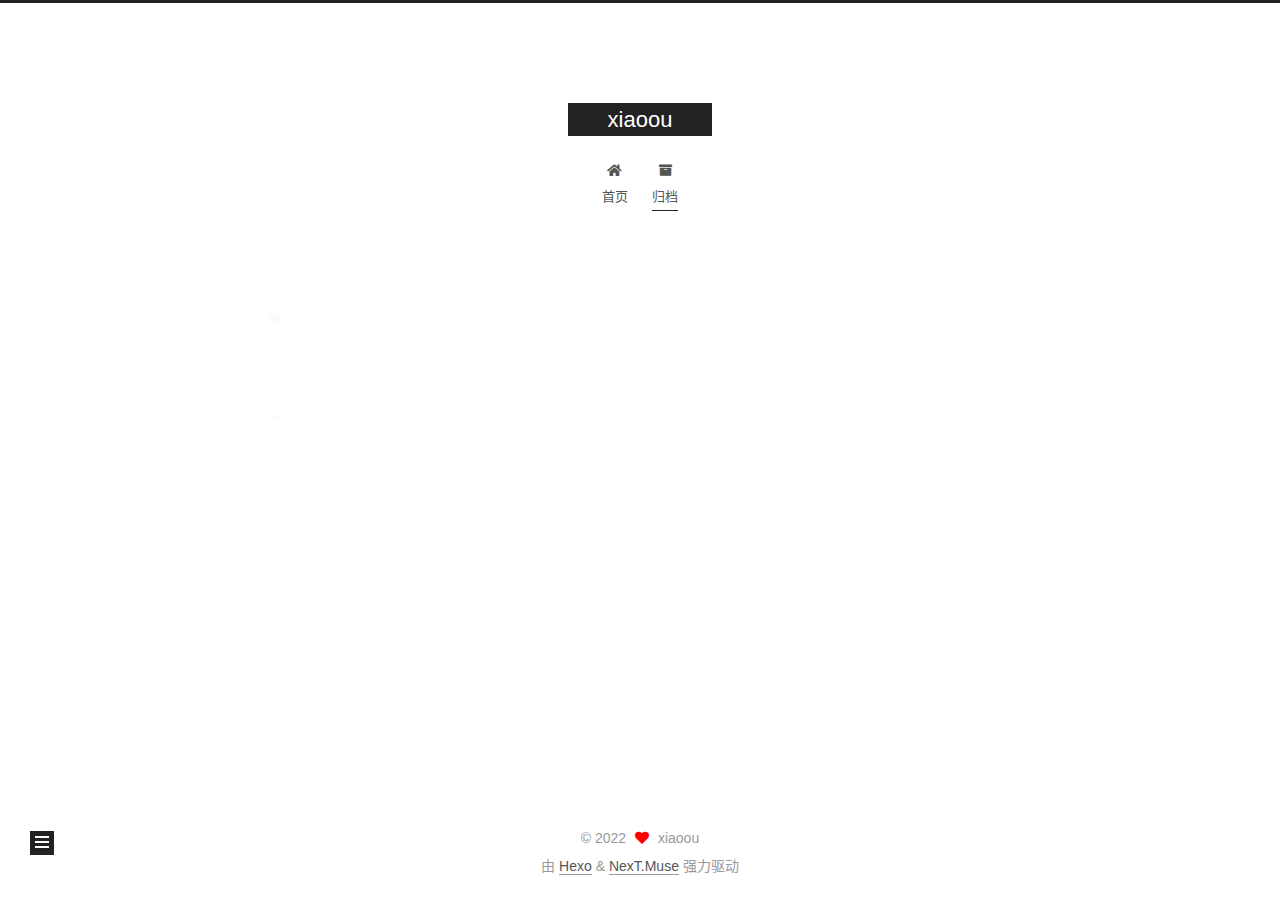
<file: archives/2022/06/index.html>
<!DOCTYPE html>
<html lang="zh-CN">
<head>
  <meta charset="UTF-8">
<meta name="viewport" content="width=device-width, initial-scale=1, maximum-scale=2">
<meta name="theme-color" content="#222">
<meta name="generator" content="Hexo 5.4.1">
  <link rel="apple-touch-icon" sizes="180x180" href="/images/apple-touch-icon-next.png">
  <link rel="icon" type="image/png" sizes="32x32" href="/images/favicon-32x32-next.png">
  <link rel="icon" type="image/png" sizes="16x16" href="/images/favicon-16x16-next.png">
  <link rel="mask-icon" href="/images/logo.svg" color="#222">

<link rel="stylesheet" href="/css/main.css">


<link rel="stylesheet" href="/lib/font-awesome/css/all.min.css">

<script id="hexo-configurations">
    var NexT = window.NexT || {};
    var CONFIG = {"hostname":"oushaohua.github.io","root":"/","scheme":"Muse","version":"7.8.0","exturl":false,"sidebar":{"position":"left","display":"post","padding":18,"offset":12,"onmobile":false},"copycode":{"enable":false,"show_result":false,"style":null},"back2top":{"enable":true,"sidebar":false,"scrollpercent":false},"bookmark":{"enable":false,"color":"#222","save":"auto"},"fancybox":false,"mediumzoom":false,"lazyload":false,"pangu":false,"comments":{"style":"tabs","active":null,"storage":true,"lazyload":false,"nav":null},"algolia":{"hits":{"per_page":10},"labels":{"input_placeholder":"Search for Posts","hits_empty":"We didn't find any results for the search: ${query}","hits_stats":"${hits} results found in ${time} ms"}},"localsearch":{"enable":false,"trigger":"auto","top_n_per_article":1,"unescape":false,"preload":false},"motion":{"enable":true,"async":false,"transition":{"post_block":"fadeIn","post_header":"slideDownIn","post_body":"slideDownIn","coll_header":"slideLeftIn","sidebar":"slideUpIn"}}};
  </script>

  <meta property="og:type" content="website">
<meta property="og:title" content="xiaoou">
<meta property="og:url" content="https://oushaohua.github.io/archives/2022/06/index.html">
<meta property="og:site_name" content="xiaoou">
<meta property="og:locale" content="zh_CN">
<meta property="article:author" content="xiaoou">
<meta name="twitter:card" content="summary">

<link rel="canonical" href="https://oushaohua.github.io/archives/2022/06/">


<script id="page-configurations">
  // https://hexo.io/docs/variables.html
  CONFIG.page = {
    sidebar: "",
    isHome : false,
    isPost : false,
    lang   : 'zh-CN'
  };
</script>

  <title>归档 | xiaoou</title>
  






  <noscript>
  <style>
  .use-motion .brand,
  .use-motion .menu-item,
  .sidebar-inner,
  .use-motion .post-block,
  .use-motion .pagination,
  .use-motion .comments,
  .use-motion .post-header,
  .use-motion .post-body,
  .use-motion .collection-header { opacity: initial; }

  .use-motion .site-title,
  .use-motion .site-subtitle {
    opacity: initial;
    top: initial;
  }

  .use-motion .logo-line-before i { left: initial; }
  .use-motion .logo-line-after i { right: initial; }
  </style>
</noscript>

</head>

<body itemscope itemtype="http://schema.org/WebPage">
  <div class="container use-motion">
    <div class="headband"></div>

    <header class="header" itemscope itemtype="http://schema.org/WPHeader">
      <div class="header-inner"><div class="site-brand-container">
  <div class="site-nav-toggle">
    <div class="toggle" aria-label="切换导航栏">
      <span class="toggle-line toggle-line-first"></span>
      <span class="toggle-line toggle-line-middle"></span>
      <span class="toggle-line toggle-line-last"></span>
    </div>
  </div>

  <div class="site-meta">

    <a href="/" class="brand" rel="start">
      <span class="logo-line-before"><i></i></span>
      <h1 class="site-title">xiaoou</h1>
      <span class="logo-line-after"><i></i></span>
    </a>
  </div>

  <div class="site-nav-right">
    <div class="toggle popup-trigger">
    </div>
  </div>
</div>




<nav class="site-nav">
  <ul id="menu" class="main-menu menu">
        <li class="menu-item menu-item-home">

    <a href="/" rel="section"><i class="fa fa-home fa-fw"></i>首页</a>

  </li>
        <li class="menu-item menu-item-archives">

    <a href="/archives/" rel="section"><i class="fa fa-archive fa-fw"></i>归档</a>

  </li>
  </ul>
</nav>




</div>
    </header>

    
  <div class="back-to-top">
    <i class="fa fa-arrow-up"></i>
    <span>0%</span>
  </div>


    <main class="main">
      <div class="main-inner">
        <div class="content-wrap">
          

          <div class="content archive">
            

  
  
  
  <div class="post-block">
    <div class="posts-collapse">
      <div class="collection-title">
        <span class="collection-header">嗯..! 目前共计 3 篇日志。 继续努力。</span>
      </div>

      
    <div class="collection-year">
      <span class="collection-header">2022</span>
    </div>

  <article itemscope itemtype="http://schema.org/Article">
    <header class="post-header">

      <div class="post-meta">
        <time itemprop="dateCreated"
              datetime="2022-06-04T17:43:43+08:00"
              content="2022-06-04">
          06-04
        </time>
      </div>

      <div class="post-title">
          <a class="post-title-link" href="/2022/06/04/%E8%BD%AF%E4%BB%B6%E5%BC%80%E5%8F%91%E6%A8%A1%E5%9E%8B%E5%8F%8A%E8%BD%AF%E4%BB%B6%E8%B4%A8%E9%87%8F%E5%BA%A6%E9%87%8F%E6%8C%87%E6%A0%87%E4%B8%8E%E6%96%B9%E6%B3%95/" itemprop="url">
            <span itemprop="name">软件开发模型及软件质量度量指标与方法</span>
          </a>
      </div>

    </header>
  </article>


    </div>
  </div>
  
  
  

  



          </div>
          

<script>
  window.addEventListener('tabs:register', () => {
    let { activeClass } = CONFIG.comments;
    if (CONFIG.comments.storage) {
      activeClass = localStorage.getItem('comments_active') || activeClass;
    }
    if (activeClass) {
      let activeTab = document.querySelector(`a[href="#comment-${activeClass}"]`);
      if (activeTab) {
        activeTab.click();
      }
    }
  });
  if (CONFIG.comments.storage) {
    window.addEventListener('tabs:click', event => {
      if (!event.target.matches('.tabs-comment .tab-content .tab-pane')) return;
      let commentClass = event.target.classList[1];
      localStorage.setItem('comments_active', commentClass);
    });
  }
</script>

        </div>
          
  
  <div class="toggle sidebar-toggle">
    <span class="toggle-line toggle-line-first"></span>
    <span class="toggle-line toggle-line-middle"></span>
    <span class="toggle-line toggle-line-last"></span>
  </div>

  <aside class="sidebar">
    <div class="sidebar-inner">

      <ul class="sidebar-nav motion-element">
        <li class="sidebar-nav-toc">
          文章目录
        </li>
        <li class="sidebar-nav-overview">
          站点概览
        </li>
      </ul>

      <!--noindex-->
      <div class="post-toc-wrap sidebar-panel">
      </div>
      <!--/noindex-->

      <div class="site-overview-wrap sidebar-panel">
        <div class="site-author motion-element" itemprop="author" itemscope itemtype="http://schema.org/Person">
  <p class="site-author-name" itemprop="name">xiaoou</p>
  <div class="site-description" itemprop="description"></div>
</div>
<div class="site-state-wrap motion-element">
  <nav class="site-state">
      <div class="site-state-item site-state-posts">
          <a href="/archives/">
        
          <span class="site-state-item-count">3</span>
          <span class="site-state-item-name">日志</span>
        </a>
      </div>
  </nav>
</div>



      </div>

    </div>
  </aside>
  <div id="sidebar-dimmer"></div>


      </div>
    </main>

    <footer class="footer">
      <div class="footer-inner">
        

        

<div class="copyright">
  
  &copy; 
  <span itemprop="copyrightYear">2022</span>
  <span class="with-love">
    <i class="fa fa-heart"></i>
  </span>
  <span class="author" itemprop="copyrightHolder">xiaoou</span>
</div>
  <div class="powered-by">由 <a href="https://hexo.io/" class="theme-link" rel="noopener" target="_blank">Hexo</a> & <a href="https://muse.theme-next.org/" class="theme-link" rel="noopener" target="_blank">NexT.Muse</a> 强力驱动
  </div>

        








      </div>
    </footer>
  </div>

  
  <script src="/lib/anime.min.js"></script>
  <script src="/lib/velocity/velocity.min.js"></script>
  <script src="/lib/velocity/velocity.ui.min.js"></script>

<script src="/js/utils.js"></script>

<script src="/js/motion.js"></script>


<script src="/js/schemes/muse.js"></script>


<script src="/js/next-boot.js"></script>




  















  

  

</body>
</html>
</file>
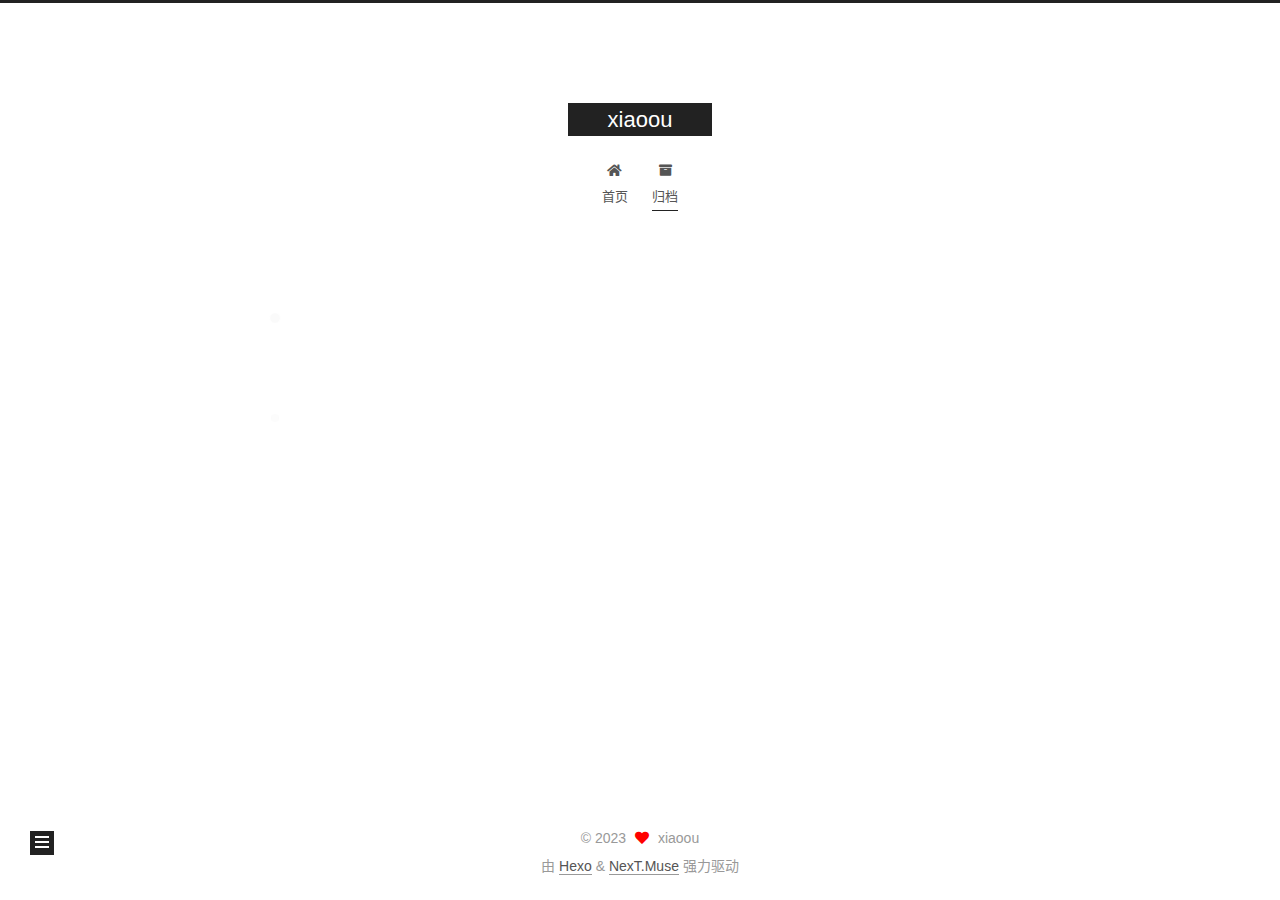
<file: archives/2023/02/index.html>
<!DOCTYPE html>
<html lang="zh-CN">
<head>
  <meta charset="UTF-8">
<meta name="viewport" content="width=device-width, initial-scale=1, maximum-scale=2">
<meta name="theme-color" content="#222">
<meta name="generator" content="Hexo 5.4.1">
  <link rel="apple-touch-icon" sizes="180x180" href="/images/apple-touch-icon-next.png">
  <link rel="icon" type="image/png" sizes="32x32" href="/images/favicon-32x32-next.png">
  <link rel="icon" type="image/png" sizes="16x16" href="/images/favicon-16x16-next.png">
  <link rel="mask-icon" href="/images/logo.svg" color="#222">

<link rel="stylesheet" href="/css/main.css">


<link rel="stylesheet" href="/lib/font-awesome/css/all.min.css">

<script id="hexo-configurations">
    var NexT = window.NexT || {};
    var CONFIG = {"hostname":"oushaohua.github.io","root":"/","scheme":"Muse","version":"7.8.0","exturl":false,"sidebar":{"position":"left","display":"post","padding":18,"offset":12,"onmobile":false},"copycode":{"enable":false,"show_result":false,"style":null},"back2top":{"enable":true,"sidebar":false,"scrollpercent":false},"bookmark":{"enable":false,"color":"#222","save":"auto"},"fancybox":false,"mediumzoom":false,"lazyload":false,"pangu":false,"comments":{"style":"tabs","active":null,"storage":true,"lazyload":false,"nav":null},"algolia":{"hits":{"per_page":10},"labels":{"input_placeholder":"Search for Posts","hits_empty":"We didn't find any results for the search: ${query}","hits_stats":"${hits} results found in ${time} ms"}},"localsearch":{"enable":false,"trigger":"auto","top_n_per_article":1,"unescape":false,"preload":false},"motion":{"enable":true,"async":false,"transition":{"post_block":"fadeIn","post_header":"slideDownIn","post_body":"slideDownIn","coll_header":"slideLeftIn","sidebar":"slideUpIn"}}};
  </script>

  <meta property="og:type" content="website">
<meta property="og:title" content="xiaoou">
<meta property="og:url" content="https://oushaohua.github.io/archives/2023/02/index.html">
<meta property="og:site_name" content="xiaoou">
<meta property="og:locale" content="zh_CN">
<meta property="article:author" content="xiaoou">
<meta name="twitter:card" content="summary">

<link rel="canonical" href="https://oushaohua.github.io/archives/2023/02/">


<script id="page-configurations">
  // https://hexo.io/docs/variables.html
  CONFIG.page = {
    sidebar: "",
    isHome : false,
    isPost : false,
    lang   : 'zh-CN'
  };
</script>

  <title>归档 | xiaoou</title>
  






  <noscript>
  <style>
  .use-motion .brand,
  .use-motion .menu-item,
  .sidebar-inner,
  .use-motion .post-block,
  .use-motion .pagination,
  .use-motion .comments,
  .use-motion .post-header,
  .use-motion .post-body,
  .use-motion .collection-header { opacity: initial; }

  .use-motion .site-title,
  .use-motion .site-subtitle {
    opacity: initial;
    top: initial;
  }

  .use-motion .logo-line-before i { left: initial; }
  .use-motion .logo-line-after i { right: initial; }
  </style>
</noscript>

</head>

<body itemscope itemtype="http://schema.org/WebPage">
  <div class="container use-motion">
    <div class="headband"></div>

    <header class="header" itemscope itemtype="http://schema.org/WPHeader">
      <div class="header-inner"><div class="site-brand-container">
  <div class="site-nav-toggle">
    <div class="toggle" aria-label="切换导航栏">
      <span class="toggle-line toggle-line-first"></span>
      <span class="toggle-line toggle-line-middle"></span>
      <span class="toggle-line toggle-line-last"></span>
    </div>
  </div>

  <div class="site-meta">

    <a href="/" class="brand" rel="start">
      <span class="logo-line-before"><i></i></span>
      <h1 class="site-title">xiaoou</h1>
      <span class="logo-line-after"><i></i></span>
    </a>
  </div>

  <div class="site-nav-right">
    <div class="toggle popup-trigger">
    </div>
  </div>
</div>




<nav class="site-nav">
  <ul id="menu" class="main-menu menu">
        <li class="menu-item menu-item-home">

    <a href="/" rel="section"><i class="fa fa-home fa-fw"></i>首页</a>

  </li>
        <li class="menu-item menu-item-archives">

    <a href="/archives/" rel="section"><i class="fa fa-archive fa-fw"></i>归档</a>

  </li>
  </ul>
</nav>




</div>
    </header>

    
  <div class="back-to-top">
    <i class="fa fa-arrow-up"></i>
    <span>0%</span>
  </div>


    <main class="main">
      <div class="main-inner">
        <div class="content-wrap">
          

          <div class="content archive">
            

  
  
  
  <div class="post-block">
    <div class="posts-collapse">
      <div class="collection-title">
        <span class="collection-header">嗯..! 目前共计 1 篇日志。 继续努力。</span>
      </div>

      
    <div class="collection-year">
      <span class="collection-header">2023</span>
    </div>

  <article itemscope itemtype="http://schema.org/Article">
    <header class="post-header">

      <div class="post-meta">
        <time itemprop="dateCreated"
              datetime="2023-02-04T16:03:48+08:00"
              content="2023-02-04">
          02-04
        </time>
      </div>

      <div class="post-title">
          <a class="post-title-link" href="/2023/02/04/lets-start-rust/" itemprop="url">
            <span itemprop="name">lets start rust</span>
          </a>
      </div>

    </header>
  </article>


    </div>
  </div>
  
  
  

  



          </div>
          

<script>
  window.addEventListener('tabs:register', () => {
    let { activeClass } = CONFIG.comments;
    if (CONFIG.comments.storage) {
      activeClass = localStorage.getItem('comments_active') || activeClass;
    }
    if (activeClass) {
      let activeTab = document.querySelector(`a[href="#comment-${activeClass}"]`);
      if (activeTab) {
        activeTab.click();
      }
    }
  });
  if (CONFIG.comments.storage) {
    window.addEventListener('tabs:click', event => {
      if (!event.target.matches('.tabs-comment .tab-content .tab-pane')) return;
      let commentClass = event.target.classList[1];
      localStorage.setItem('comments_active', commentClass);
    });
  }
</script>

        </div>
          
  
  <div class="toggle sidebar-toggle">
    <span class="toggle-line toggle-line-first"></span>
    <span class="toggle-line toggle-line-middle"></span>
    <span class="toggle-line toggle-line-last"></span>
  </div>

  <aside class="sidebar">
    <div class="sidebar-inner">

      <ul class="sidebar-nav motion-element">
        <li class="sidebar-nav-toc">
          文章目录
        </li>
        <li class="sidebar-nav-overview">
          站点概览
        </li>
      </ul>

      <!--noindex-->
      <div class="post-toc-wrap sidebar-panel">
      </div>
      <!--/noindex-->

      <div class="site-overview-wrap sidebar-panel">
        <div class="site-author motion-element" itemprop="author" itemscope itemtype="http://schema.org/Person">
  <p class="site-author-name" itemprop="name">xiaoou</p>
  <div class="site-description" itemprop="description"></div>
</div>
<div class="site-state-wrap motion-element">
  <nav class="site-state">
      <div class="site-state-item site-state-posts">
          <a href="/archives/">
        
          <span class="site-state-item-count">1</span>
          <span class="site-state-item-name">日志</span>
        </a>
      </div>
  </nav>
</div>



      </div>

    </div>
  </aside>
  <div id="sidebar-dimmer"></div>


      </div>
    </main>

    <footer class="footer">
      <div class="footer-inner">
        

        

<div class="copyright">
  
  &copy; 
  <span itemprop="copyrightYear">2023</span>
  <span class="with-love">
    <i class="fa fa-heart"></i>
  </span>
  <span class="author" itemprop="copyrightHolder">xiaoou</span>
</div>
  <div class="powered-by">由 <a href="https://hexo.io/" class="theme-link" rel="noopener" target="_blank">Hexo</a> & <a href="https://muse.theme-next.org/" class="theme-link" rel="noopener" target="_blank">NexT.Muse</a> 强力驱动
  </div>

        








      </div>
    </footer>
  </div>

  
  <script src="/lib/anime.min.js"></script>
  <script src="/lib/velocity/velocity.min.js"></script>
  <script src="/lib/velocity/velocity.ui.min.js"></script>

<script src="/js/utils.js"></script>

<script src="/js/motion.js"></script>


<script src="/js/schemes/muse.js"></script>


<script src="/js/next-boot.js"></script>




  















  

  

</body>
</html>
</file>
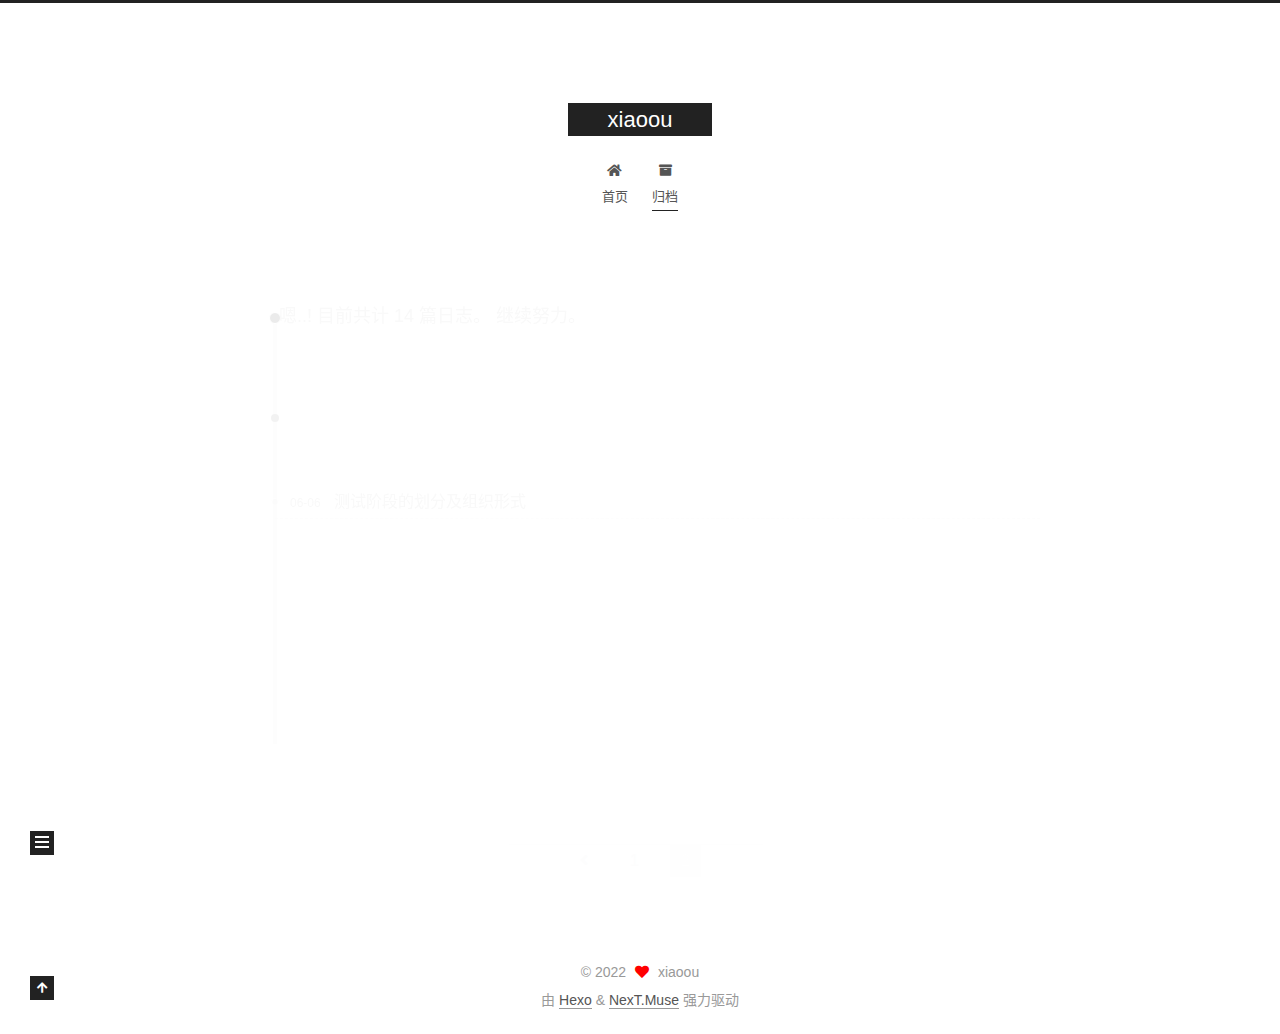
<file: archives/page/2/index.html>
<!DOCTYPE html>
<html lang="zh-CN">
<head>
  <meta charset="UTF-8">
<meta name="viewport" content="width=device-width, initial-scale=1, maximum-scale=2">
<meta name="theme-color" content="#222">
<meta name="generator" content="Hexo 5.4.1">
  <link rel="apple-touch-icon" sizes="180x180" href="/images/apple-touch-icon-next.png">
  <link rel="icon" type="image/png" sizes="32x32" href="/images/favicon-32x32-next.png">
  <link rel="icon" type="image/png" sizes="16x16" href="/images/favicon-16x16-next.png">
  <link rel="mask-icon" href="/images/logo.svg" color="#222">

<link rel="stylesheet" href="/css/main.css">


<link rel="stylesheet" href="/lib/font-awesome/css/all.min.css">

<script id="hexo-configurations">
    var NexT = window.NexT || {};
    var CONFIG = {"hostname":"oushaohua.github.io","root":"/","scheme":"Muse","version":"7.8.0","exturl":false,"sidebar":{"position":"left","display":"post","padding":18,"offset":12,"onmobile":false},"copycode":{"enable":false,"show_result":false,"style":null},"back2top":{"enable":true,"sidebar":false,"scrollpercent":false},"bookmark":{"enable":false,"color":"#222","save":"auto"},"fancybox":false,"mediumzoom":false,"lazyload":false,"pangu":false,"comments":{"style":"tabs","active":null,"storage":true,"lazyload":false,"nav":null},"algolia":{"hits":{"per_page":10},"labels":{"input_placeholder":"Search for Posts","hits_empty":"We didn't find any results for the search: ${query}","hits_stats":"${hits} results found in ${time} ms"}},"localsearch":{"enable":false,"trigger":"auto","top_n_per_article":1,"unescape":false,"preload":false},"motion":{"enable":true,"async":false,"transition":{"post_block":"fadeIn","post_header":"slideDownIn","post_body":"slideDownIn","coll_header":"slideLeftIn","sidebar":"slideUpIn"}}};
  </script>

  <meta property="og:type" content="website">
<meta property="og:title" content="xiaoou">
<meta property="og:url" content="https://oushaohua.github.io/archives/page/2/index.html">
<meta property="og:site_name" content="xiaoou">
<meta property="og:locale" content="zh_CN">
<meta property="article:author" content="xiaoou">
<meta name="twitter:card" content="summary">

<link rel="canonical" href="https://oushaohua.github.io/archives/page/2/">


<script id="page-configurations">
  // https://hexo.io/docs/variables.html
  CONFIG.page = {
    sidebar: "",
    isHome : false,
    isPost : false,
    lang   : 'zh-CN'
  };
</script>

  <title>归档 | xiaoou</title>
  






  <noscript>
  <style>
  .use-motion .brand,
  .use-motion .menu-item,
  .sidebar-inner,
  .use-motion .post-block,
  .use-motion .pagination,
  .use-motion .comments,
  .use-motion .post-header,
  .use-motion .post-body,
  .use-motion .collection-header { opacity: initial; }

  .use-motion .site-title,
  .use-motion .site-subtitle {
    opacity: initial;
    top: initial;
  }

  .use-motion .logo-line-before i { left: initial; }
  .use-motion .logo-line-after i { right: initial; }
  </style>
</noscript>

</head>

<body itemscope itemtype="http://schema.org/WebPage">
  <div class="container use-motion">
    <div class="headband"></div>

    <header class="header" itemscope itemtype="http://schema.org/WPHeader">
      <div class="header-inner"><div class="site-brand-container">
  <div class="site-nav-toggle">
    <div class="toggle" aria-label="切换导航栏">
      <span class="toggle-line toggle-line-first"></span>
      <span class="toggle-line toggle-line-middle"></span>
      <span class="toggle-line toggle-line-last"></span>
    </div>
  </div>

  <div class="site-meta">

    <a href="/" class="brand" rel="start">
      <span class="logo-line-before"><i></i></span>
      <h1 class="site-title">xiaoou</h1>
      <span class="logo-line-after"><i></i></span>
    </a>
  </div>

  <div class="site-nav-right">
    <div class="toggle popup-trigger">
    </div>
  </div>
</div>




<nav class="site-nav">
  <ul id="menu" class="main-menu menu">
        <li class="menu-item menu-item-home">

    <a href="/" rel="section"><i class="fa fa-home fa-fw"></i>首页</a>

  </li>
        <li class="menu-item menu-item-archives">

    <a href="/archives/" rel="section"><i class="fa fa-archive fa-fw"></i>归档</a>

  </li>
  </ul>
</nav>




</div>
    </header>

    
  <div class="back-to-top">
    <i class="fa fa-arrow-up"></i>
    <span>0%</span>
  </div>


    <main class="main">
      <div class="main-inner">
        <div class="content-wrap">
          

          <div class="content archive">
            

  
  
  
  <div class="post-block">
    <div class="posts-collapse">
      <div class="collection-title">
        <span class="collection-header">嗯..! 目前共计 14 篇日志。 继续努力。</span>
      </div>

      
    <div class="collection-year">
      <span class="collection-header">2022</span>
    </div>

  <article itemscope itemtype="http://schema.org/Article">
    <header class="post-header">

      <div class="post-meta">
        <time itemprop="dateCreated"
              datetime="2022-06-06T23:54:26+08:00"
              content="2022-06-06">
          06-06
        </time>
      </div>

      <div class="post-title">
          <a class="post-title-link" href="/2022/06/06/%E6%B5%8B%E8%AF%95%E9%98%B6%E6%AE%B5%E7%9A%84%E5%88%92%E5%88%86%E5%8F%8A%E7%BB%84%E7%BB%87%E5%BD%A2%E5%BC%8F/" itemprop="url">
            <span itemprop="name">测试阶段的划分及组织形式</span>
          </a>
      </div>

    </header>
  </article>

  <article itemscope itemtype="http://schema.org/Article">
    <header class="post-header">

      <div class="post-meta">
        <time itemprop="dateCreated"
              datetime="2022-06-04T17:43:43+08:00"
              content="2022-06-04">
          06-04
        </time>
      </div>

      <div class="post-title">
          <a class="post-title-link" href="/2022/06/04/%E8%BD%AF%E4%BB%B6%E5%BC%80%E5%8F%91%E6%A8%A1%E5%9E%8B%E5%8F%8A%E8%BD%AF%E4%BB%B6%E8%B4%A8%E9%87%8F%E5%BA%A6%E9%87%8F%E6%8C%87%E6%A0%87%E4%B8%8E%E6%96%B9%E6%B3%95/" itemprop="url">
            <span itemprop="name">软件开发模型及软件质量度量指标与方法</span>
          </a>
      </div>

    </header>
  </article>

  <article itemscope itemtype="http://schema.org/Article">
    <header class="post-header">

      <div class="post-meta">
        <time itemprop="dateCreated"
              datetime="2022-02-19T15:05:03+08:00"
              content="2022-02-19">
          02-19
        </time>
      </div>

      <div class="post-title">
          <a class="post-title-link" href="/2022/02/19/%E5%85%A5%E8%81%8C%E5%89%8D%E6%8E%A8%E8%8D%90%E5%AD%A6%E4%B9%A0%E5%86%85%E5%AE%B9%E6%B8%85%E5%8D%95/" itemprop="url">
            <span itemprop="name">入职前推荐学习内容清单</span>
          </a>
      </div>

    </header>
  </article>

  <article itemscope itemtype="http://schema.org/Article">
    <header class="post-header">

      <div class="post-meta">
        <time itemprop="dateCreated"
              datetime="2022-02-19T14:54:25+08:00"
              content="2022-02-19">
          02-19
        </time>
      </div>

      <div class="post-title">
          <a class="post-title-link" href="/2022/02/19/python%E5%9F%BA%E7%A1%80%E7%9F%A5%E8%AF%86/" itemprop="url">
            <span itemprop="name">python基础知识.md</span>
          </a>
      </div>

    </header>
  </article>


    </div>
  </div>
  
  
  

  
  <nav class="pagination">
    <a class="extend prev" rel="prev" href="/archives/"><i class="fa fa-angle-left" aria-label="上一页"></i></a><a class="page-number" href="/archives/">1</a><span class="page-number current">2</span>
  </nav>



          </div>
          

<script>
  window.addEventListener('tabs:register', () => {
    let { activeClass } = CONFIG.comments;
    if (CONFIG.comments.storage) {
      activeClass = localStorage.getItem('comments_active') || activeClass;
    }
    if (activeClass) {
      let activeTab = document.querySelector(`a[href="#comment-${activeClass}"]`);
      if (activeTab) {
        activeTab.click();
      }
    }
  });
  if (CONFIG.comments.storage) {
    window.addEventListener('tabs:click', event => {
      if (!event.target.matches('.tabs-comment .tab-content .tab-pane')) return;
      let commentClass = event.target.classList[1];
      localStorage.setItem('comments_active', commentClass);
    });
  }
</script>

        </div>
          
  
  <div class="toggle sidebar-toggle">
    <span class="toggle-line toggle-line-first"></span>
    <span class="toggle-line toggle-line-middle"></span>
    <span class="toggle-line toggle-line-last"></span>
  </div>

  <aside class="sidebar">
    <div class="sidebar-inner">

      <ul class="sidebar-nav motion-element">
        <li class="sidebar-nav-toc">
          文章目录
        </li>
        <li class="sidebar-nav-overview">
          站点概览
        </li>
      </ul>

      <!--noindex-->
      <div class="post-toc-wrap sidebar-panel">
      </div>
      <!--/noindex-->

      <div class="site-overview-wrap sidebar-panel">
        <div class="site-author motion-element" itemprop="author" itemscope itemtype="http://schema.org/Person">
  <p class="site-author-name" itemprop="name">xiaoou</p>
  <div class="site-description" itemprop="description"></div>
</div>
<div class="site-state-wrap motion-element">
  <nav class="site-state">
      <div class="site-state-item site-state-posts">
          <a href="/archives/">
        
          <span class="site-state-item-count">14</span>
          <span class="site-state-item-name">日志</span>
        </a>
      </div>
  </nav>
</div>



      </div>

    </div>
  </aside>
  <div id="sidebar-dimmer"></div>


      </div>
    </main>

    <footer class="footer">
      <div class="footer-inner">
        

        

<div class="copyright">
  
  &copy; 
  <span itemprop="copyrightYear">2022</span>
  <span class="with-love">
    <i class="fa fa-heart"></i>
  </span>
  <span class="author" itemprop="copyrightHolder">xiaoou</span>
</div>
  <div class="powered-by">由 <a href="https://hexo.io/" class="theme-link" rel="noopener" target="_blank">Hexo</a> & <a href="https://muse.theme-next.org/" class="theme-link" rel="noopener" target="_blank">NexT.Muse</a> 强力驱动
  </div>

        








      </div>
    </footer>
  </div>

  
  <script src="/lib/anime.min.js"></script>
  <script src="/lib/velocity/velocity.min.js"></script>
  <script src="/lib/velocity/velocity.ui.min.js"></script>

<script src="/js/utils.js"></script>

<script src="/js/motion.js"></script>


<script src="/js/schemes/muse.js"></script>


<script src="/js/next-boot.js"></script>




  















  

  

</body>
</html>
</file>
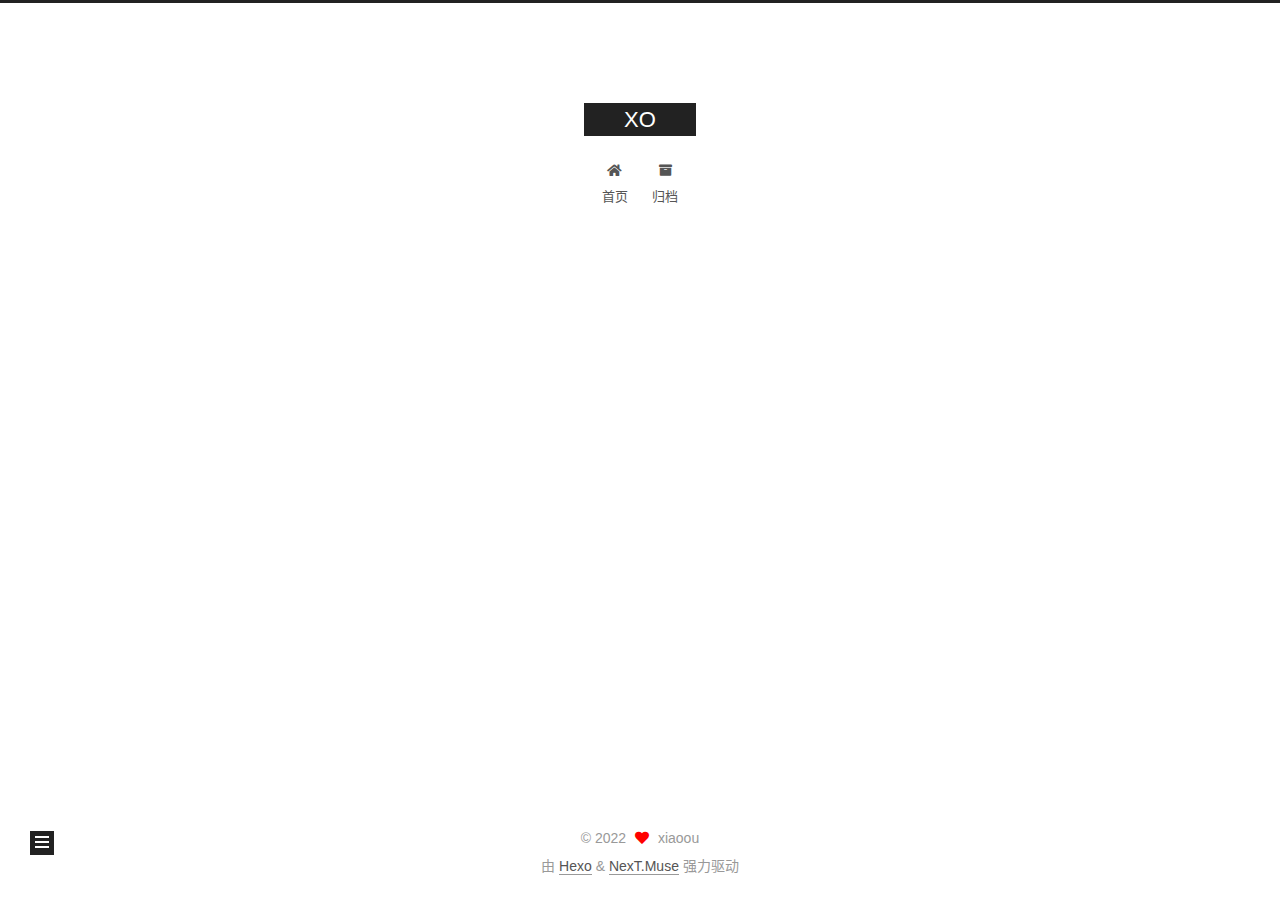
<file: 2022/02/19/python基础知识-md/index.html>
<!DOCTYPE html>
<html lang="zh-CN">
<head>
  <meta charset="UTF-8">
<meta name="viewport" content="width=device-width, initial-scale=1, maximum-scale=2">
<meta name="theme-color" content="#222">
<meta name="generator" content="Hexo 5.4.1">
  <link rel="apple-touch-icon" sizes="180x180" href="/images/apple-touch-icon-next.png">
  <link rel="icon" type="image/png" sizes="32x32" href="/images/favicon-32x32-next.png">
  <link rel="icon" type="image/png" sizes="16x16" href="/images/favicon-16x16-next.png">
  <link rel="mask-icon" href="/images/logo.svg" color="#222">

<link rel="stylesheet" href="/css/main.css">


<link rel="stylesheet" href="/lib/font-awesome/css/all.min.css">

<script id="hexo-configurations">
    var NexT = window.NexT || {};
    var CONFIG = {"hostname":"oushaohua.github.io","root":"/","scheme":"Muse","version":"7.8.0","exturl":false,"sidebar":{"position":"left","display":"post","padding":18,"offset":12,"onmobile":false},"copycode":{"enable":false,"show_result":false,"style":null},"back2top":{"enable":true,"sidebar":false,"scrollpercent":false},"bookmark":{"enable":false,"color":"#222","save":"auto"},"fancybox":false,"mediumzoom":false,"lazyload":false,"pangu":false,"comments":{"style":"tabs","active":null,"storage":true,"lazyload":false,"nav":null},"algolia":{"hits":{"per_page":10},"labels":{"input_placeholder":"Search for Posts","hits_empty":"We didn't find any results for the search: ${query}","hits_stats":"${hits} results found in ${time} ms"}},"localsearch":{"enable":false,"trigger":"auto","top_n_per_article":1,"unescape":false,"preload":false},"motion":{"enable":true,"async":false,"transition":{"post_block":"fadeIn","post_header":"slideDownIn","post_body":"slideDownIn","coll_header":"slideLeftIn","sidebar":"slideUpIn"}}};
  </script>

  <meta property="og:type" content="article">
<meta property="og:title" content="python基础知识.md">
<meta property="og:url" content="https://oushaohua.github.io/2022/02/19/python%E5%9F%BA%E7%A1%80%E7%9F%A5%E8%AF%86-md/index.html">
<meta property="og:site_name" content="XO">
<meta property="og:locale" content="zh_CN">
<meta property="article:published_time" content="2022-02-19T06:54:25.000Z">
<meta property="article:modified_time" content="2022-02-19T06:54:25.061Z">
<meta property="article:author" content="xiaoou">
<meta name="twitter:card" content="summary">

<link rel="canonical" href="https://oushaohua.github.io/2022/02/19/python%E5%9F%BA%E7%A1%80%E7%9F%A5%E8%AF%86-md/">


<script id="page-configurations">
  // https://hexo.io/docs/variables.html
  CONFIG.page = {
    sidebar: "",
    isHome : false,
    isPost : true,
    lang   : 'zh-CN'
  };
</script>

  <title>python基础知识.md | XO</title>
  






  <noscript>
  <style>
  .use-motion .brand,
  .use-motion .menu-item,
  .sidebar-inner,
  .use-motion .post-block,
  .use-motion .pagination,
  .use-motion .comments,
  .use-motion .post-header,
  .use-motion .post-body,
  .use-motion .collection-header { opacity: initial; }

  .use-motion .site-title,
  .use-motion .site-subtitle {
    opacity: initial;
    top: initial;
  }

  .use-motion .logo-line-before i { left: initial; }
  .use-motion .logo-line-after i { right: initial; }
  </style>
</noscript>

</head>

<body itemscope itemtype="http://schema.org/WebPage">
  <div class="container use-motion">
    <div class="headband"></div>

    <header class="header" itemscope itemtype="http://schema.org/WPHeader">
      <div class="header-inner"><div class="site-brand-container">
  <div class="site-nav-toggle">
    <div class="toggle" aria-label="切换导航栏">
      <span class="toggle-line toggle-line-first"></span>
      <span class="toggle-line toggle-line-middle"></span>
      <span class="toggle-line toggle-line-last"></span>
    </div>
  </div>

  <div class="site-meta">

    <a href="/" class="brand" rel="start">
      <span class="logo-line-before"><i></i></span>
      <h1 class="site-title">XO</h1>
      <span class="logo-line-after"><i></i></span>
    </a>
  </div>

  <div class="site-nav-right">
    <div class="toggle popup-trigger">
    </div>
  </div>
</div>




<nav class="site-nav">
  <ul id="menu" class="main-menu menu">
        <li class="menu-item menu-item-home">

    <a href="/" rel="section"><i class="fa fa-home fa-fw"></i>首页</a>

  </li>
        <li class="menu-item menu-item-archives">

    <a href="/archives/" rel="section"><i class="fa fa-archive fa-fw"></i>归档</a>

  </li>
  </ul>
</nav>




</div>
    </header>

    
  <div class="back-to-top">
    <i class="fa fa-arrow-up"></i>
    <span>0%</span>
  </div>


    <main class="main">
      <div class="main-inner">
        <div class="content-wrap">
          

          <div class="content post posts-expand">
            

    
  
  
  <article itemscope itemtype="http://schema.org/Article" class="post-block" lang="zh-CN">
    <link itemprop="mainEntityOfPage" href="https://oushaohua.github.io/2022/02/19/python%E5%9F%BA%E7%A1%80%E7%9F%A5%E8%AF%86-md/">

    <span hidden itemprop="author" itemscope itemtype="http://schema.org/Person">
      <meta itemprop="image" content="/images/avatar.gif">
      <meta itemprop="name" content="xiaoou">
      <meta itemprop="description" content="">
    </span>

    <span hidden itemprop="publisher" itemscope itemtype="http://schema.org/Organization">
      <meta itemprop="name" content="XO">
    </span>
      <header class="post-header">
        <h1 class="post-title" itemprop="name headline">
          python基础知识.md
        </h1>

        <div class="post-meta">
            <span class="post-meta-item">
              <span class="post-meta-item-icon">
                <i class="far fa-calendar"></i>
              </span>
              <span class="post-meta-item-text">发表于</span>

              <time title="创建时间：2022-02-19 14:54:25" itemprop="dateCreated datePublished" datetime="2022-02-19T14:54:25+08:00">2022-02-19</time>
            </span>

          

        </div>
      </header>

    
    
    
    <div class="post-body" itemprop="articleBody">

      
        
    </div>

    
    
    

      <footer class="post-footer">

        


        
      </footer>
    
  </article>
  
  
  



          </div>
          

<script>
  window.addEventListener('tabs:register', () => {
    let { activeClass } = CONFIG.comments;
    if (CONFIG.comments.storage) {
      activeClass = localStorage.getItem('comments_active') || activeClass;
    }
    if (activeClass) {
      let activeTab = document.querySelector(`a[href="#comment-${activeClass}"]`);
      if (activeTab) {
        activeTab.click();
      }
    }
  });
  if (CONFIG.comments.storage) {
    window.addEventListener('tabs:click', event => {
      if (!event.target.matches('.tabs-comment .tab-content .tab-pane')) return;
      let commentClass = event.target.classList[1];
      localStorage.setItem('comments_active', commentClass);
    });
  }
</script>

        </div>
          
  
  <div class="toggle sidebar-toggle">
    <span class="toggle-line toggle-line-first"></span>
    <span class="toggle-line toggle-line-middle"></span>
    <span class="toggle-line toggle-line-last"></span>
  </div>

  <aside class="sidebar">
    <div class="sidebar-inner">

      <ul class="sidebar-nav motion-element">
        <li class="sidebar-nav-toc">
          文章目录
        </li>
        <li class="sidebar-nav-overview">
          站点概览
        </li>
      </ul>

      <!--noindex-->
      <div class="post-toc-wrap sidebar-panel">
      </div>
      <!--/noindex-->

      <div class="site-overview-wrap sidebar-panel">
        <div class="site-author motion-element" itemprop="author" itemscope itemtype="http://schema.org/Person">
  <p class="site-author-name" itemprop="name">xiaoou</p>
  <div class="site-description" itemprop="description"></div>
</div>
<div class="site-state-wrap motion-element">
  <nav class="site-state">
      <div class="site-state-item site-state-posts">
          <a href="/archives/">
        
          <span class="site-state-item-count">1</span>
          <span class="site-state-item-name">日志</span>
        </a>
      </div>
  </nav>
</div>



      </div>

    </div>
  </aside>
  <div id="sidebar-dimmer"></div>


      </div>
    </main>

    <footer class="footer">
      <div class="footer-inner">
        

        

<div class="copyright">
  
  &copy; 
  <span itemprop="copyrightYear">2022</span>
  <span class="with-love">
    <i class="fa fa-heart"></i>
  </span>
  <span class="author" itemprop="copyrightHolder">xiaoou</span>
</div>
  <div class="powered-by">由 <a href="https://hexo.io/" class="theme-link" rel="noopener" target="_blank">Hexo</a> & <a href="https://muse.theme-next.org/" class="theme-link" rel="noopener" target="_blank">NexT.Muse</a> 强力驱动
  </div>

        








      </div>
    </footer>
  </div>

  
  <script src="/lib/anime.min.js"></script>
  <script src="/lib/velocity/velocity.min.js"></script>
  <script src="/lib/velocity/velocity.ui.min.js"></script>

<script src="/js/utils.js"></script>

<script src="/js/motion.js"></script>


<script src="/js/schemes/muse.js"></script>


<script src="/js/next-boot.js"></script>




  















  

  

</body>
</html>
</file>
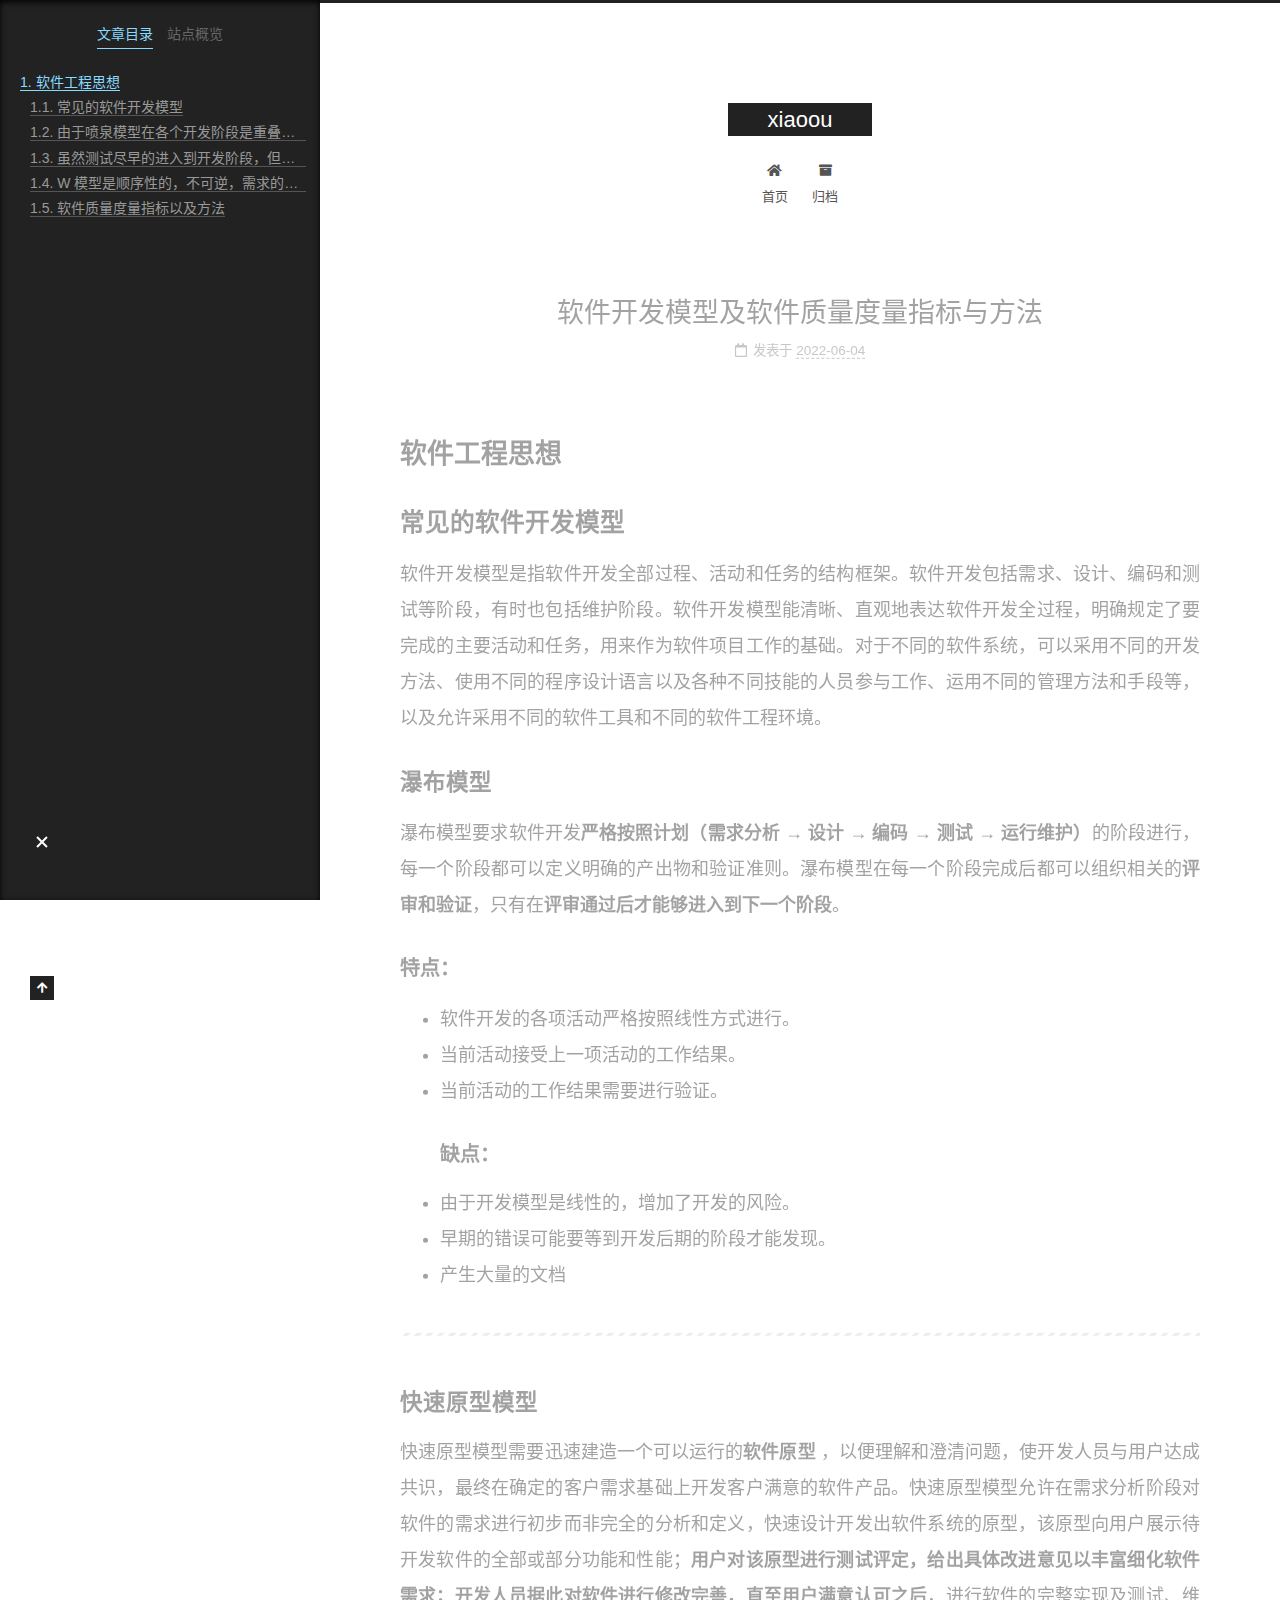
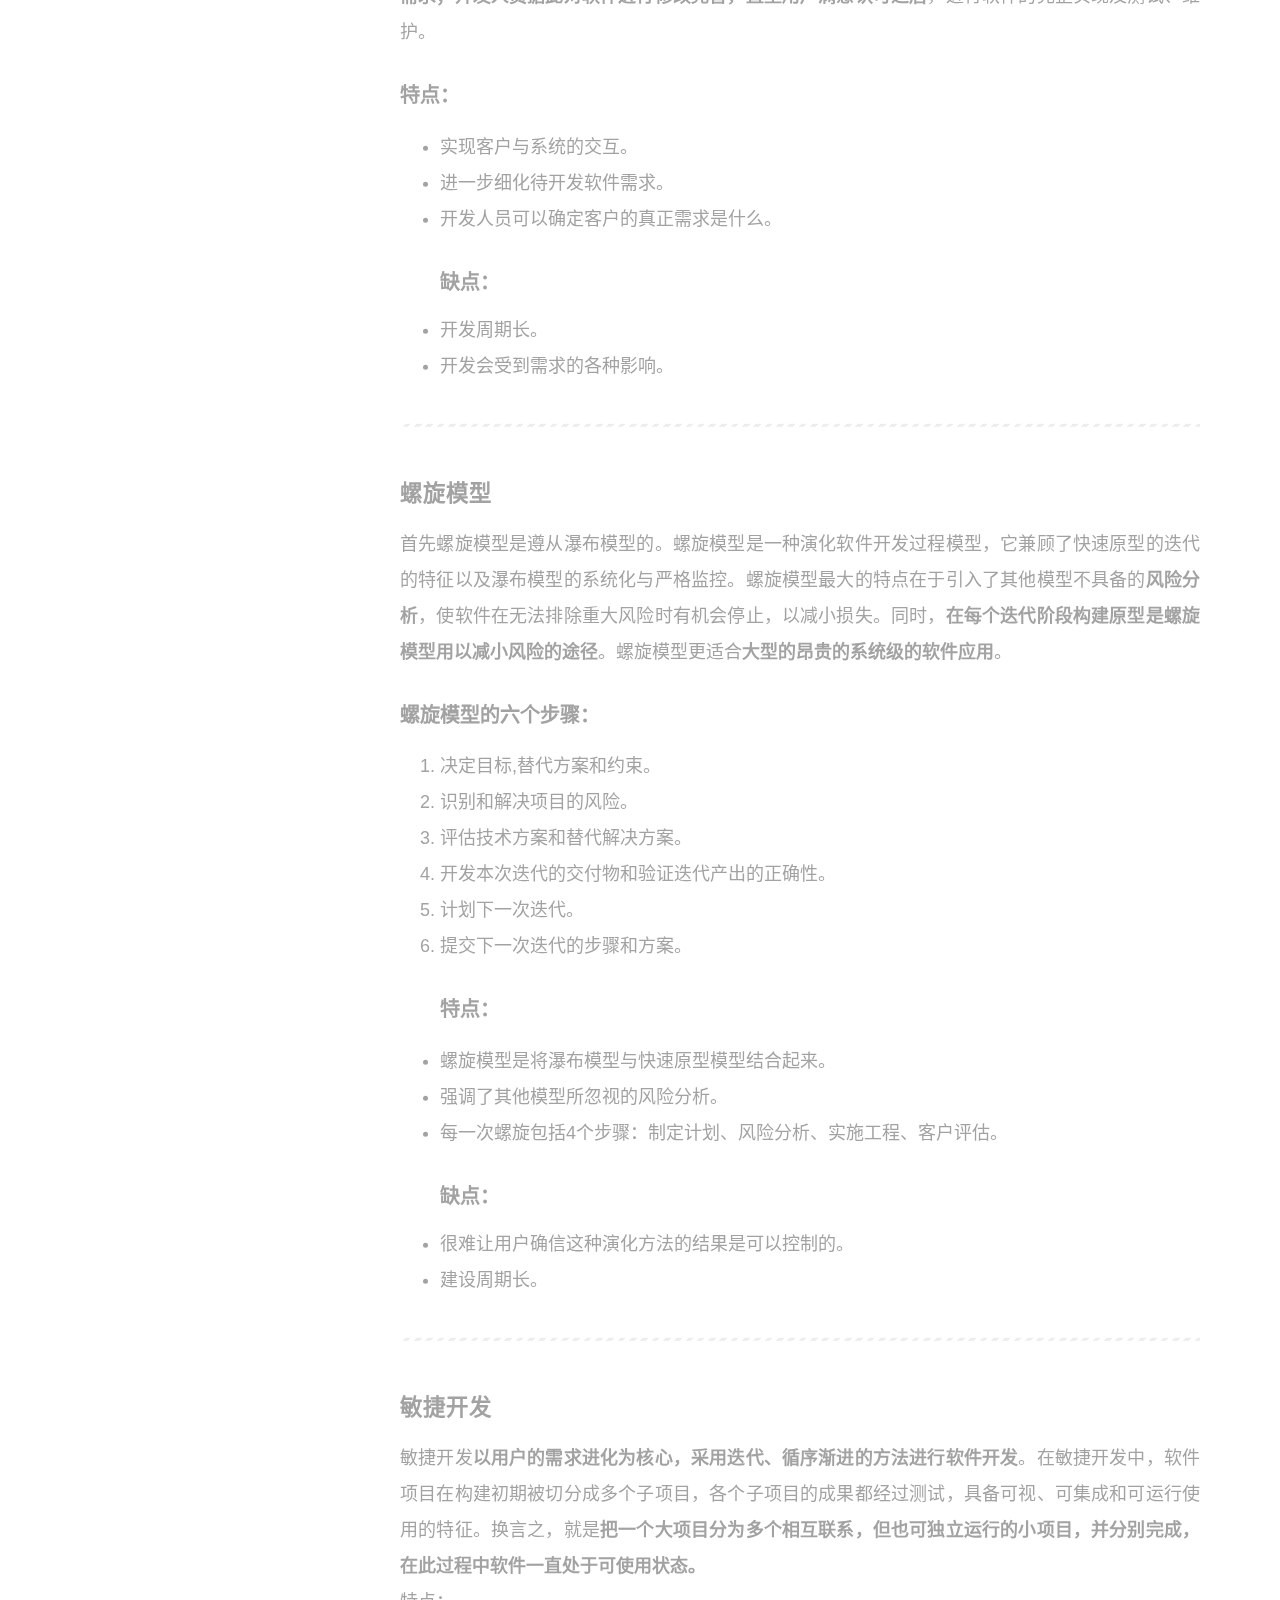
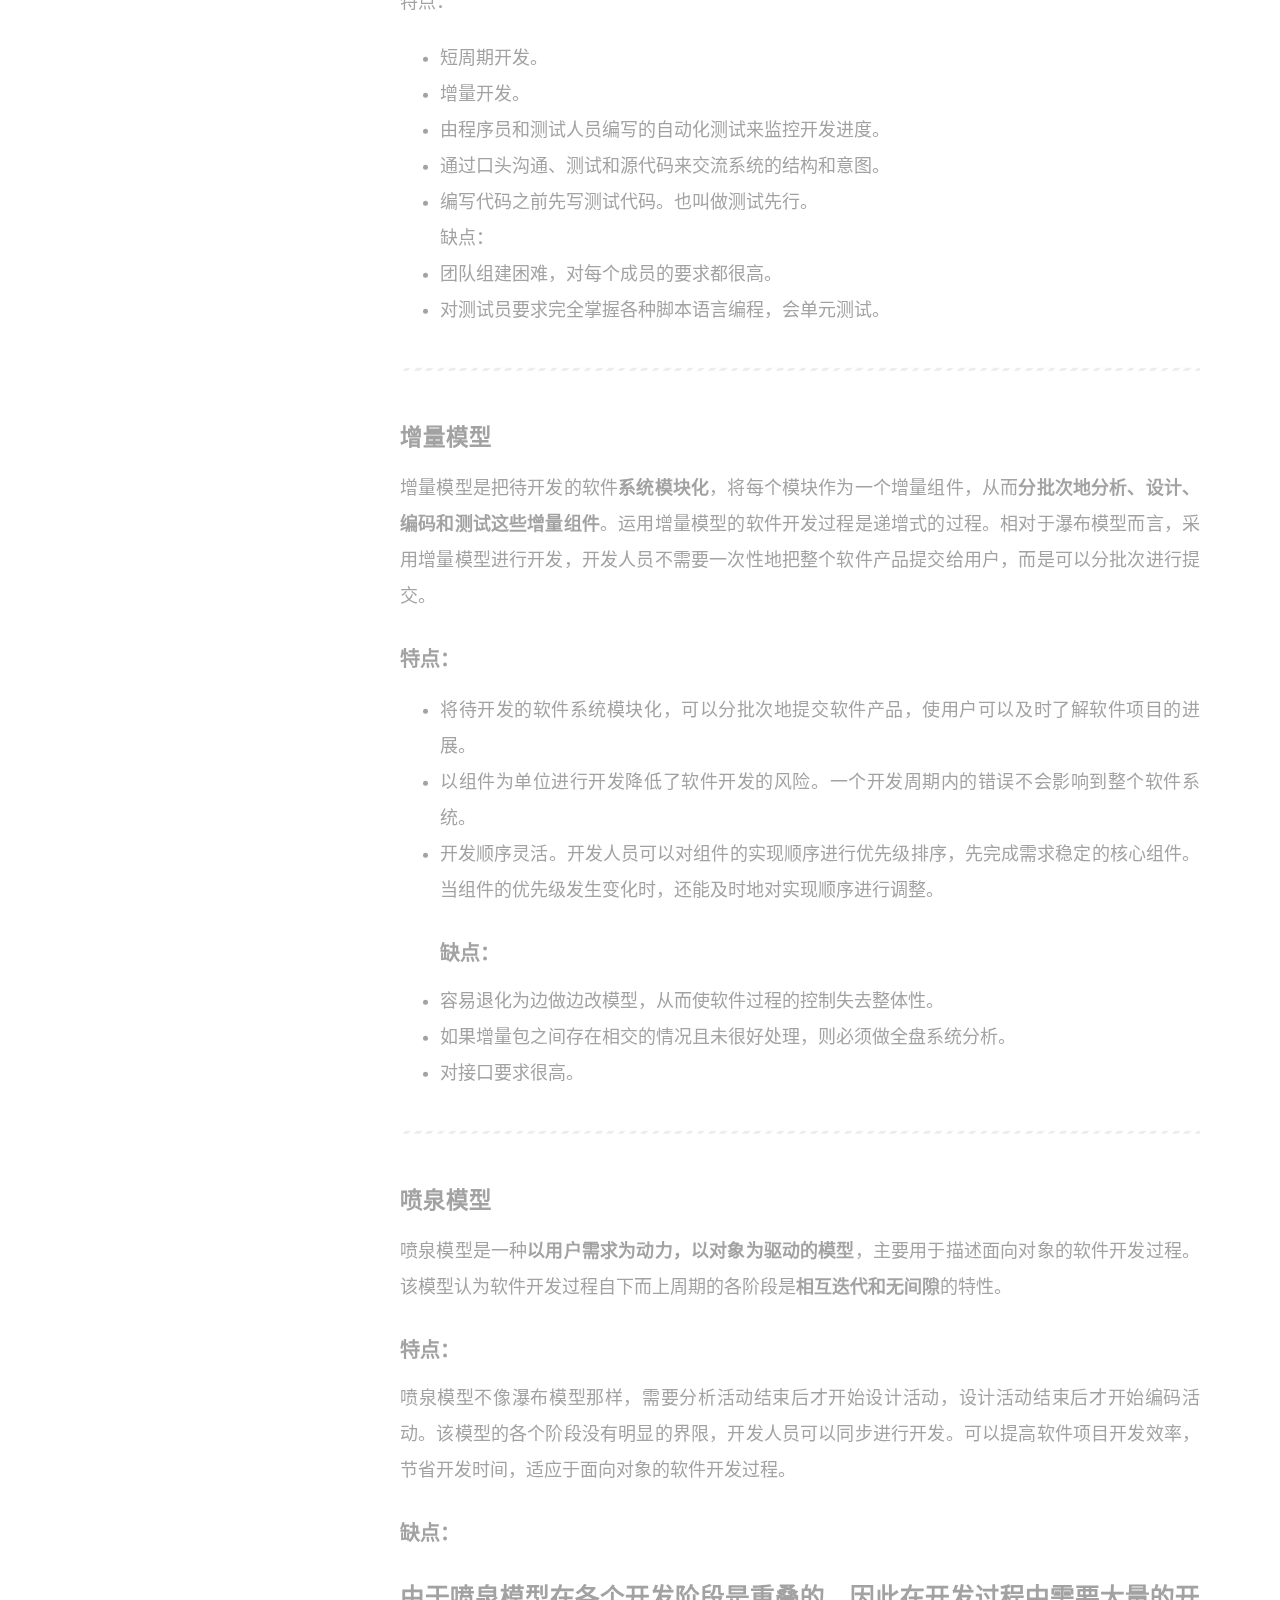
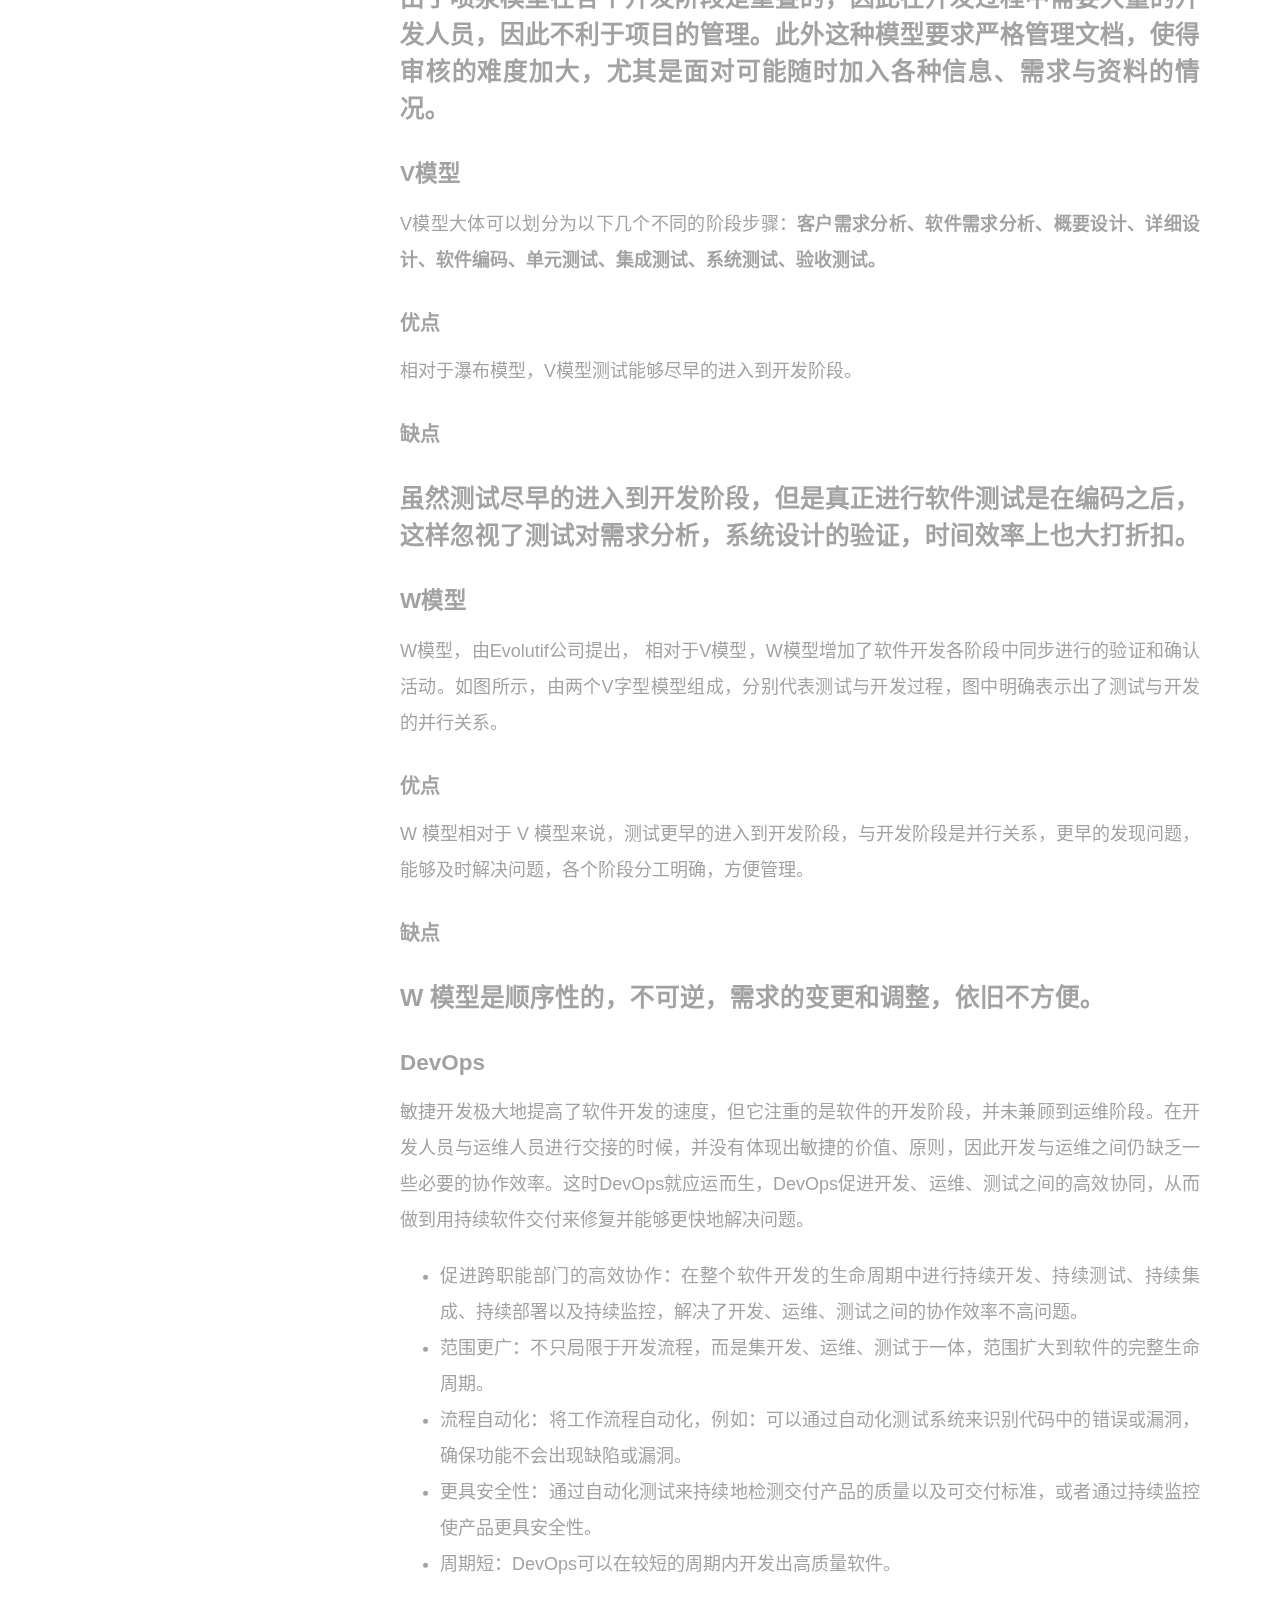
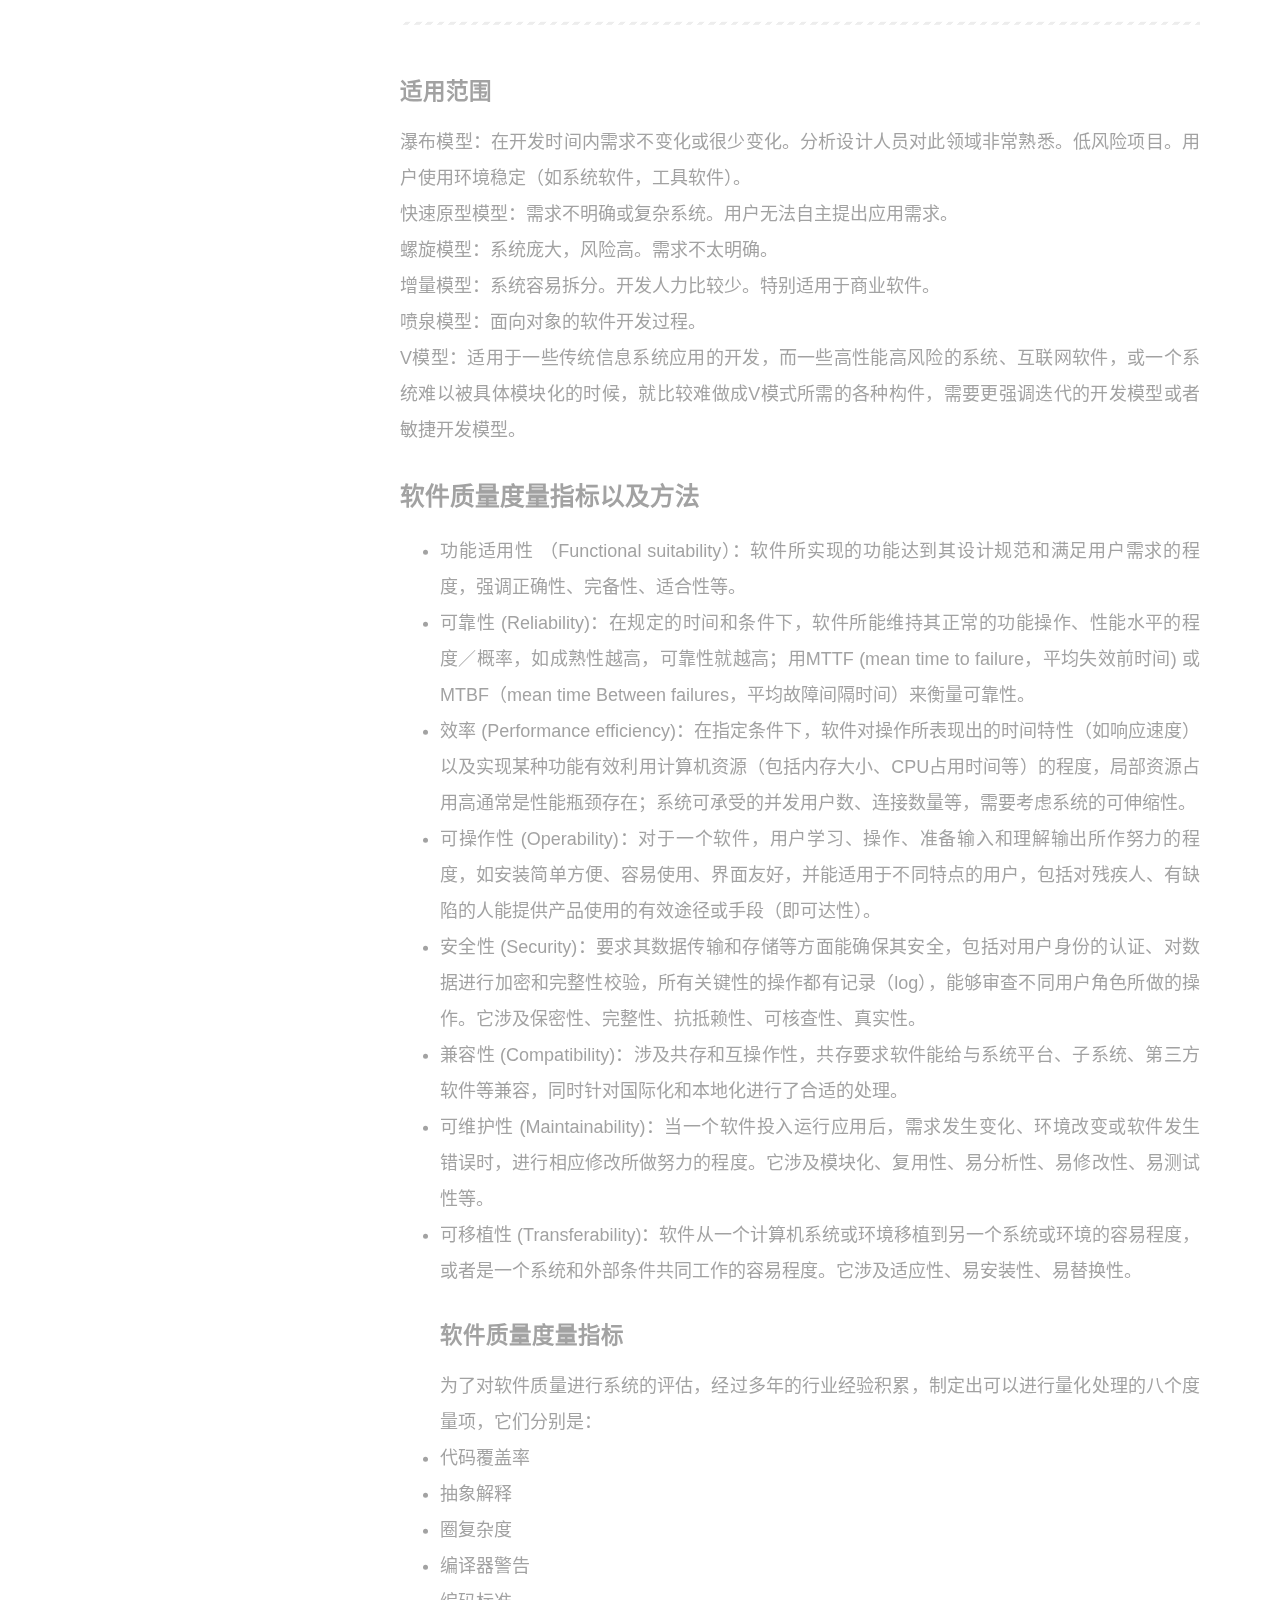
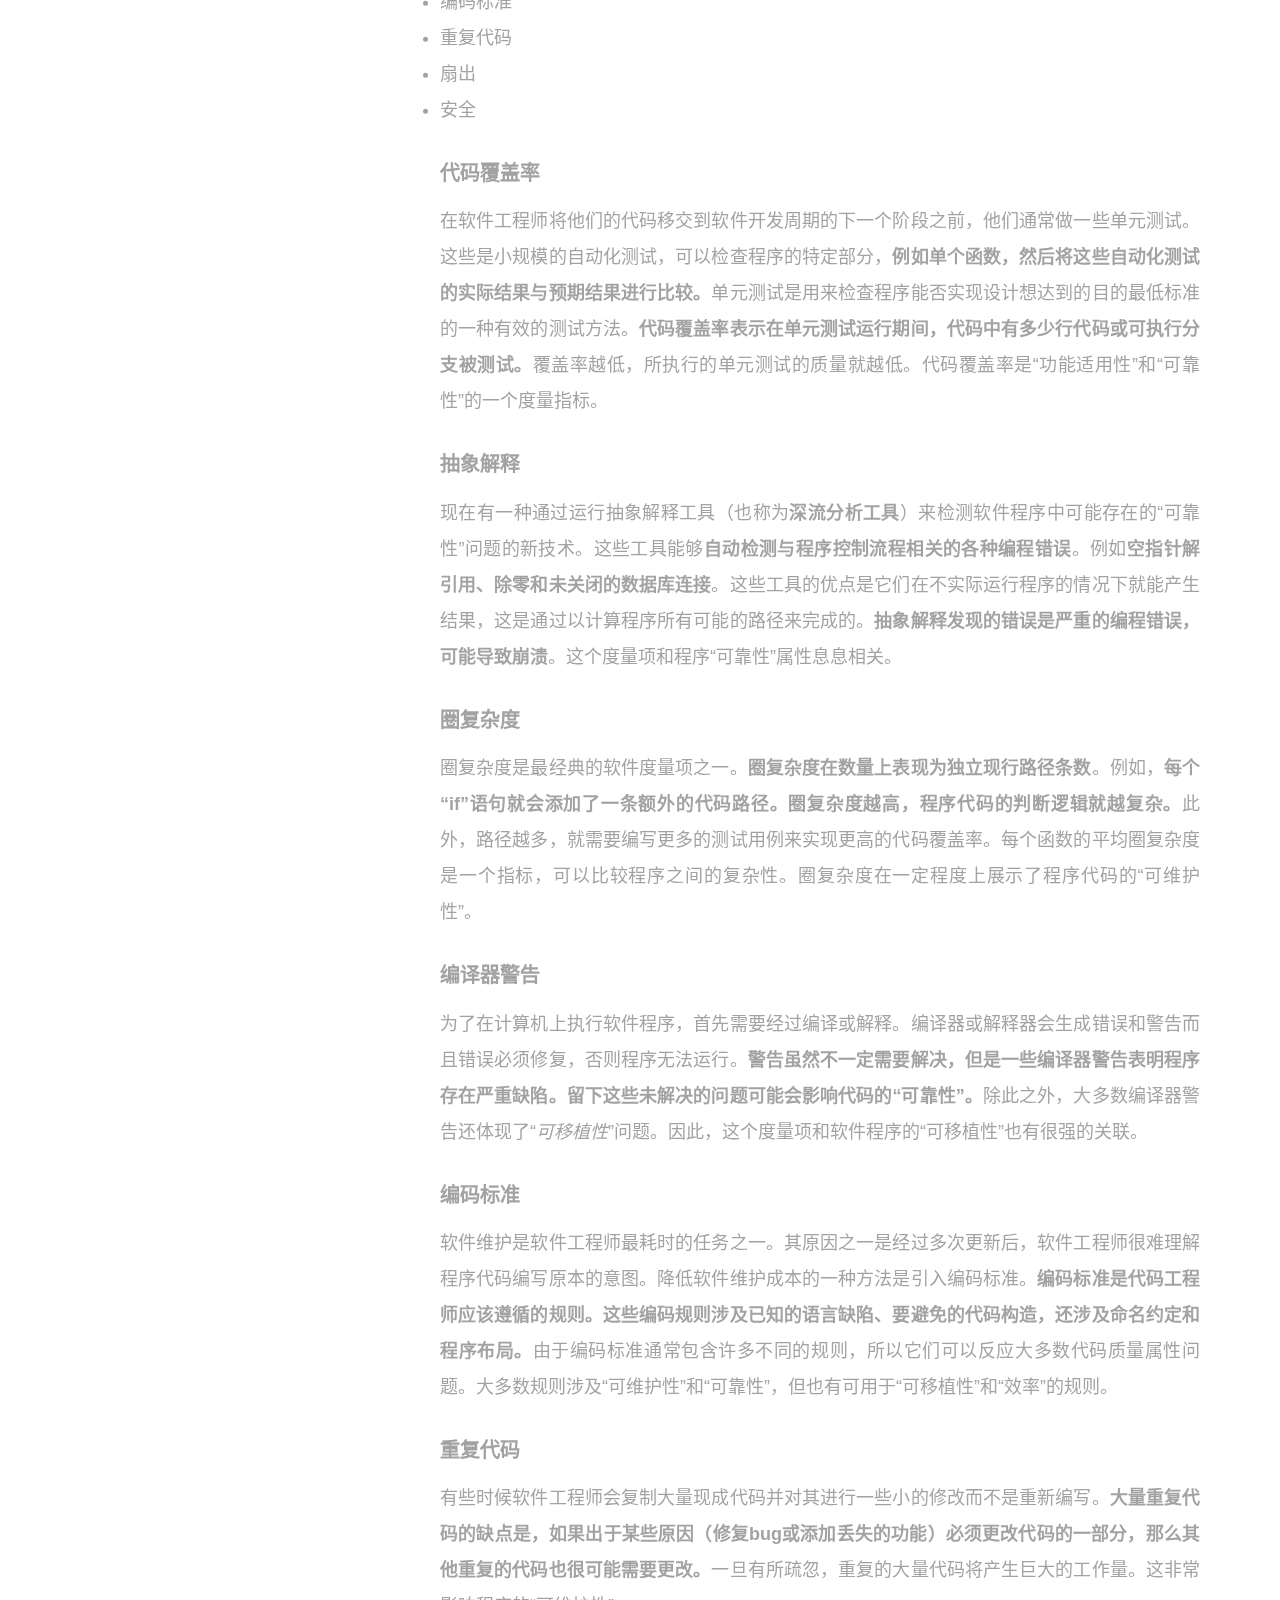
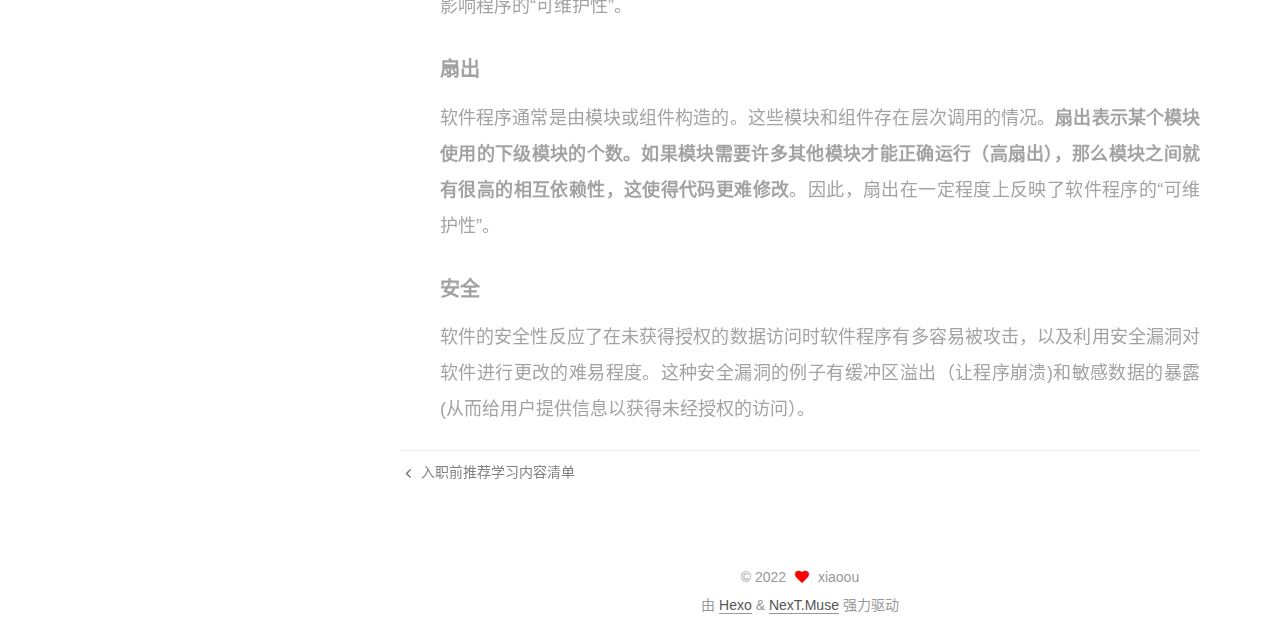
<file: 2022/06/04/软件开发模型及软件质量度量指标与方法/index.html>
<!DOCTYPE html>
<html lang="zh-CN">
<head>
  <meta charset="UTF-8">
<meta name="viewport" content="width=device-width, initial-scale=1, maximum-scale=2">
<meta name="theme-color" content="#222">
<meta name="generator" content="Hexo 5.4.1">
  <link rel="apple-touch-icon" sizes="180x180" href="/images/apple-touch-icon-next.png">
  <link rel="icon" type="image/png" sizes="32x32" href="/images/favicon-32x32-next.png">
  <link rel="icon" type="image/png" sizes="16x16" href="/images/favicon-16x16-next.png">
  <link rel="mask-icon" href="/images/logo.svg" color="#222">

<link rel="stylesheet" href="/css/main.css">


<link rel="stylesheet" href="/lib/font-awesome/css/all.min.css">

<script id="hexo-configurations">
    var NexT = window.NexT || {};
    var CONFIG = {"hostname":"oushaohua.github.io","root":"/","scheme":"Muse","version":"7.8.0","exturl":false,"sidebar":{"position":"left","display":"post","padding":18,"offset":12,"onmobile":false},"copycode":{"enable":false,"show_result":false,"style":null},"back2top":{"enable":true,"sidebar":false,"scrollpercent":false},"bookmark":{"enable":false,"color":"#222","save":"auto"},"fancybox":false,"mediumzoom":false,"lazyload":false,"pangu":false,"comments":{"style":"tabs","active":null,"storage":true,"lazyload":false,"nav":null},"algolia":{"hits":{"per_page":10},"labels":{"input_placeholder":"Search for Posts","hits_empty":"We didn't find any results for the search: ${query}","hits_stats":"${hits} results found in ${time} ms"}},"localsearch":{"enable":false,"trigger":"auto","top_n_per_article":1,"unescape":false,"preload":false},"motion":{"enable":true,"async":false,"transition":{"post_block":"fadeIn","post_header":"slideDownIn","post_body":"slideDownIn","coll_header":"slideLeftIn","sidebar":"slideUpIn"}}};
  </script>

  <meta name="description" content="软件工程思想常见的软件开发模型软件开发模型是指软件开发全部过程、活动和任务的结构框架。软件开发包括需求、设计、编码和测试等阶段，有时也包括维护阶段。软件开发模型能清晰、直观地表达软件开发全过程，明确规定了要完成的主要活动和任务，用来作为软件项目工作的基础。对于不同的软件系统，可以采用不同的开发方法、使用不同的程序设计语言以及各种不同技能的人员参与工作、运用不同的管理方法和手段等，以及允许采用不同的">
<meta property="og:type" content="article">
<meta property="og:title" content="软件开发模型及软件质量度量指标与方法">
<meta property="og:url" content="https://oushaohua.github.io/2022/06/04/%E8%BD%AF%E4%BB%B6%E5%BC%80%E5%8F%91%E6%A8%A1%E5%9E%8B%E5%8F%8A%E8%BD%AF%E4%BB%B6%E8%B4%A8%E9%87%8F%E5%BA%A6%E9%87%8F%E6%8C%87%E6%A0%87%E4%B8%8E%E6%96%B9%E6%B3%95/index.html">
<meta property="og:site_name" content="xiaoou">
<meta property="og:description" content="软件工程思想常见的软件开发模型软件开发模型是指软件开发全部过程、活动和任务的结构框架。软件开发包括需求、设计、编码和测试等阶段，有时也包括维护阶段。软件开发模型能清晰、直观地表达软件开发全过程，明确规定了要完成的主要活动和任务，用来作为软件项目工作的基础。对于不同的软件系统，可以采用不同的开发方法、使用不同的程序设计语言以及各种不同技能的人员参与工作、运用不同的管理方法和手段等，以及允许采用不同的">
<meta property="og:locale" content="zh_CN">
<meta property="article:published_time" content="2022-06-04T09:43:43.000Z">
<meta property="article:modified_time" content="2022-06-04T09:44:14.000Z">
<meta property="article:author" content="xiaoou">
<meta name="twitter:card" content="summary">

<link rel="canonical" href="https://oushaohua.github.io/2022/06/04/%E8%BD%AF%E4%BB%B6%E5%BC%80%E5%8F%91%E6%A8%A1%E5%9E%8B%E5%8F%8A%E8%BD%AF%E4%BB%B6%E8%B4%A8%E9%87%8F%E5%BA%A6%E9%87%8F%E6%8C%87%E6%A0%87%E4%B8%8E%E6%96%B9%E6%B3%95/">


<script id="page-configurations">
  // https://hexo.io/docs/variables.html
  CONFIG.page = {
    sidebar: "",
    isHome : false,
    isPost : true,
    lang   : 'zh-CN'
  };
</script>

  <title>软件开发模型及软件质量度量指标与方法 | xiaoou</title>
  






  <noscript>
  <style>
  .use-motion .brand,
  .use-motion .menu-item,
  .sidebar-inner,
  .use-motion .post-block,
  .use-motion .pagination,
  .use-motion .comments,
  .use-motion .post-header,
  .use-motion .post-body,
  .use-motion .collection-header { opacity: initial; }

  .use-motion .site-title,
  .use-motion .site-subtitle {
    opacity: initial;
    top: initial;
  }

  .use-motion .logo-line-before i { left: initial; }
  .use-motion .logo-line-after i { right: initial; }
  </style>
</noscript>

</head>

<body itemscope itemtype="http://schema.org/WebPage">
  <div class="container use-motion">
    <div class="headband"></div>

    <header class="header" itemscope itemtype="http://schema.org/WPHeader">
      <div class="header-inner"><div class="site-brand-container">
  <div class="site-nav-toggle">
    <div class="toggle" aria-label="切换导航栏">
      <span class="toggle-line toggle-line-first"></span>
      <span class="toggle-line toggle-line-middle"></span>
      <span class="toggle-line toggle-line-last"></span>
    </div>
  </div>

  <div class="site-meta">

    <a href="/" class="brand" rel="start">
      <span class="logo-line-before"><i></i></span>
      <h1 class="site-title">xiaoou</h1>
      <span class="logo-line-after"><i></i></span>
    </a>
  </div>

  <div class="site-nav-right">
    <div class="toggle popup-trigger">
    </div>
  </div>
</div>




<nav class="site-nav">
  <ul id="menu" class="main-menu menu">
        <li class="menu-item menu-item-home">

    <a href="/" rel="section"><i class="fa fa-home fa-fw"></i>首页</a>

  </li>
        <li class="menu-item menu-item-archives">

    <a href="/archives/" rel="section"><i class="fa fa-archive fa-fw"></i>归档</a>

  </li>
  </ul>
</nav>




</div>
    </header>

    
  <div class="back-to-top">
    <i class="fa fa-arrow-up"></i>
    <span>0%</span>
  </div>


    <main class="main">
      <div class="main-inner">
        <div class="content-wrap">
          

          <div class="content post posts-expand">
            

    
  
  
  <article itemscope itemtype="http://schema.org/Article" class="post-block" lang="zh-CN">
    <link itemprop="mainEntityOfPage" href="https://oushaohua.github.io/2022/06/04/%E8%BD%AF%E4%BB%B6%E5%BC%80%E5%8F%91%E6%A8%A1%E5%9E%8B%E5%8F%8A%E8%BD%AF%E4%BB%B6%E8%B4%A8%E9%87%8F%E5%BA%A6%E9%87%8F%E6%8C%87%E6%A0%87%E4%B8%8E%E6%96%B9%E6%B3%95/">

    <span hidden itemprop="author" itemscope itemtype="http://schema.org/Person">
      <meta itemprop="image" content="/images/avatar.gif">
      <meta itemprop="name" content="xiaoou">
      <meta itemprop="description" content="">
    </span>

    <span hidden itemprop="publisher" itemscope itemtype="http://schema.org/Organization">
      <meta itemprop="name" content="xiaoou">
    </span>
      <header class="post-header">
        <h1 class="post-title" itemprop="name headline">
          软件开发模型及软件质量度量指标与方法
        </h1>

        <div class="post-meta">
            <span class="post-meta-item">
              <span class="post-meta-item-icon">
                <i class="far fa-calendar"></i>
              </span>
              <span class="post-meta-item-text">发表于</span>
              

              <time title="创建时间：2022-06-04 17:43:43 / 修改时间：17:44:14" itemprop="dateCreated datePublished" datetime="2022-06-04T17:43:43+08:00">2022-06-04</time>
            </span>

          

        </div>
      </header>

    
    
    
    <div class="post-body" itemprop="articleBody">

      
        <h1 id="软件工程思想"><a href="#软件工程思想" class="headerlink" title="软件工程思想"></a>软件工程思想</h1><h2 id="常见的软件开发模型"><a href="#常见的软件开发模型" class="headerlink" title="常见的软件开发模型"></a>常见的软件开发模型</h2><p>软件开发模型是指软件开发全部过程、活动和任务的结构框架。软件开发包括需求、设计、编码和测试等阶段，有时也包括维护阶段。软件开发模型能清晰、直观地表达软件开发全过程，明确规定了要完成的主要活动和任务，用来作为软件项目工作的基础。对于不同的软件系统，可以采用不同的开发方法、使用不同的程序设计语言以及各种不同技能的人员参与工作、运用不同的管理方法和手段等，以及允许采用不同的软件工具和不同的软件工程环境。</p>
<h3 id="瀑布模型"><a href="#瀑布模型" class="headerlink" title="瀑布模型"></a>瀑布模型</h3><p>瀑布模型要求软件开发<strong>严格按照计划（需求分析 → 设计 → 编码 → 测试 → 运行维护）</strong>的阶段进行，每一个阶段都可以定义明确的产出物和验证准则。瀑布模型在每一个阶段完成后都可以组织相关的<strong>评审和验证</strong>，只有在<strong>评审通过后才能够进入到下一个阶段</strong>。</p>
<h4 id="特点："><a href="#特点：" class="headerlink" title="特点："></a>特点：</h4><ul>
<li>软件开发的各项活动严格按照线性方式进行。</li>
<li>当前活动接受上一项活动的工作结果。</li>
<li>当前活动的工作结果需要进行验证。<h4 id="缺点："><a href="#缺点：" class="headerlink" title="缺点："></a>缺点：</h4></li>
<li>由于开发模型是线性的，增加了开发的风险。</li>
<li>早期的错误可能要等到开发后期的阶段才能发现。</li>
<li>产生大量的文档</li>
</ul>
<hr>
<h3 id="快速原型模型"><a href="#快速原型模型" class="headerlink" title="快速原型模型"></a>快速原型模型</h3><p>快速原型模型需要迅速建造一个可以运行的<strong>软件原型</strong> ，以便理解和澄清问题，使开发人员与用户达成共识，最终在确定的客户需求基础上开发客户满意的软件产品。快速原型模型允许在需求分析阶段对软件的需求进行初步而非完全的分析和定义，快速设计开发出软件系统的原型，该原型向用户展示待开发软件的全部或部分功能和性能；<strong>用户对该原型进行测试评定，给出具体改进意见以丰富细化软件需求；开发人员据此对软件进行修改完善，直至用户满意认可之后</strong>，进行软件的完整实现及测试、维护。</p>
<h4 id="特点：-1"><a href="#特点：-1" class="headerlink" title="特点："></a>特点：</h4><ul>
<li>实现客户与系统的交互。</li>
<li>进一步细化待开发软件需求。</li>
<li>开发人员可以确定客户的真正需求是什么。<h4 id="缺点：-1"><a href="#缺点：-1" class="headerlink" title="缺点："></a>缺点：</h4></li>
<li>开发周期长。</li>
<li>开发会受到需求的各种影响。</li>
</ul>
<hr>
<h3 id="螺旋模型"><a href="#螺旋模型" class="headerlink" title="螺旋模型"></a>螺旋模型</h3><p>首先螺旋模型是遵从瀑布模型的。螺旋模型是一种演化软件开发过程模型，它兼顾了快速原型的迭代的特征以及瀑布模型的系统化与严格监控。螺旋模型最大的特点在于引入了其他模型不具备的<strong>风险分析</strong>，使软件在无法排除重大风险时有机会停止，以减小损失。同时，<strong>在每个迭代阶段构建原型是螺旋模型用以减小风险的途径</strong>。螺旋模型更适合<strong>大型的昂贵的系统级的软件应用</strong>。</p>
<h4 id="螺旋模型的六个步骤："><a href="#螺旋模型的六个步骤：" class="headerlink" title="螺旋模型的六个步骤："></a>螺旋模型的六个步骤：</h4><ol>
<li>决定目标,替代方案和约束。</li>
<li>识别和解决项目的风险。</li>
<li>评估技术方案和替代解决方案。</li>
<li>开发本次迭代的交付物和验证迭代产出的正确性。</li>
<li>计划下一次迭代。</li>
<li>提交下一次迭代的步骤和方案。<h4 id="特点：-2"><a href="#特点：-2" class="headerlink" title="特点："></a>特点：</h4></li>
</ol>
<ul>
<li>螺旋模型是将瀑布模型与快速原型模型结合起来。</li>
<li>强调了其他模型所忽视的风险分析。</li>
<li>每一次螺旋包括4个步骤：制定计划、风险分析、实施工程、客户评估。<h4 id="缺点：-2"><a href="#缺点：-2" class="headerlink" title="缺点："></a>缺点：</h4></li>
<li>很难让用户确信这种演化方法的结果是可以控制的。</li>
<li>建设周期长。</li>
</ul>
<hr>
<h3 id="敏捷开发"><a href="#敏捷开发" class="headerlink" title="敏捷开发"></a>敏捷开发</h3><p>敏捷开发<strong>以用户的需求进化为核心，采用迭代、循序渐进的方法进行软件开发</strong>。在敏捷开发中，软件项目在构建初期被切分成多个子项目，各个子项目的成果都经过测试，具备可视、可集成和可运行使用的特征。换言之，就是<strong>把一个大项目分为多个相互联系，但也可独立运行的小项目，并分别完成，在此过程中软件一直处于可使用状态。</strong><br>特点：</p>
<ul>
<li>短周期开发。</li>
<li>增量开发。</li>
<li>由程序员和测试人员编写的自动化测试来监控开发进度。</li>
<li>通过口头沟通、测试和源代码来交流系统的结构和意图。</li>
<li>编写代码之前先写测试代码。也叫做测试先行。<br>缺点：</li>
<li>团队组建困难，对每个成员的要求都很高。</li>
<li>对测试员要求完全掌握各种脚本语言编程，会单元测试。</li>
</ul>
<hr>
<h3 id="增量模型"><a href="#增量模型" class="headerlink" title="增量模型"></a>增量模型</h3><p>增量模型是把待开发的软件<strong>系统模块化</strong>，将每个模块作为一个增量组件，从而<strong>分批次地分析、设计、编码和测试这些增量组件</strong>。运用增量模型的软件开发过程是递增式的过程。相对于瀑布模型而言，采用增量模型进行开发，开发人员不需要一次性地把整个软件产品提交给用户，而是可以分批次进行提交。</p>
<h4 id="特点：-3"><a href="#特点：-3" class="headerlink" title="特点："></a>特点：</h4><ul>
<li>将待开发的软件系统模块化，可以分批次地提交软件产品，使用户可以及时了解软件项目的进展。</li>
<li>以组件为单位进行开发降低了软件开发的风险。一个开发周期内的错误不会影响到整个软件系统。</li>
<li>开发顺序灵活。开发人员可以对组件的实现顺序进行优先级排序，先完成需求稳定的核心组件。当组件的优先级发生变化时，还能及时地对实现顺序进行调整。<h4 id="缺点：-3"><a href="#缺点：-3" class="headerlink" title="缺点："></a>缺点：</h4></li>
<li>容易退化为边做边改模型，从而使软件过程的控制失去整体性。</li>
<li>如果增量包之间存在相交的情况且未很好处理，则必须做全盘系统分析。</li>
<li>对接口要求很高。</li>
</ul>
<hr>
<h3 id="喷泉模型"><a href="#喷泉模型" class="headerlink" title="喷泉模型"></a>喷泉模型</h3><p>喷泉模型是一种<strong>以用户需求为动力，以对象为驱动的模型</strong>，主要用于描述面向对象的软件开发过程。该模型认为软件开发过程自下而上周期的各阶段是<strong>相互迭代和无间隙</strong>的特性。</p>
<h4 id="特点：-4"><a href="#特点：-4" class="headerlink" title="特点："></a>特点：</h4><p>喷泉模型不像瀑布模型那样，需要分析活动结束后才开始设计活动，设计活动结束后才开始编码活动。该模型的各个阶段没有明显的界限，开发人员可以同步进行开发。可以提高软件项目开发效率，节省开发时间，适应于面向对象的软件开发过程。</p>
<h4 id="缺点：-4"><a href="#缺点：-4" class="headerlink" title="缺点："></a>缺点：</h4><h2 id="由于喷泉模型在各个开发阶段是重叠的，因此在开发过程中需要大量的开发人员，因此不利于项目的管理。此外这种模型要求严格管理文档，使得审核的难度加大，尤其是面对可能随时加入各种信息、需求与资料的情况。"><a href="#由于喷泉模型在各个开发阶段是重叠的，因此在开发过程中需要大量的开发人员，因此不利于项目的管理。此外这种模型要求严格管理文档，使得审核的难度加大，尤其是面对可能随时加入各种信息、需求与资料的情况。" class="headerlink" title="由于喷泉模型在各个开发阶段是重叠的，因此在开发过程中需要大量的开发人员，因此不利于项目的管理。此外这种模型要求严格管理文档，使得审核的难度加大，尤其是面对可能随时加入各种信息、需求与资料的情况。"></a>由于喷泉模型在各个开发阶段是重叠的，因此在开发过程中需要大量的开发人员，因此不利于项目的管理。此外这种模型要求严格管理文档，使得审核的难度加大，尤其是面对可能随时加入各种信息、需求与资料的情况。</h2><h3 id="V模型"><a href="#V模型" class="headerlink" title="V模型"></a>V模型</h3><p>V模型大体可以划分为以下几个不同的阶段步骤：<strong>客户需求分析、软件需求分析、概要设计、详细设计、软件编码、单元测试、集成测试、系统测试、验收测试。</strong></p>
<h4 id="优点"><a href="#优点" class="headerlink" title="优点"></a>优点</h4><p>相对于瀑布模型，V模型测试能够尽早的进入到开发阶段。</p>
<h4 id="缺点"><a href="#缺点" class="headerlink" title="缺点"></a>缺点</h4><h2 id="虽然测试尽早的进入到开发阶段，但是真正进行软件测试是在编码之后，这样忽视了测试对需求分析，系统设计的验证，时间效率上也大打折扣。"><a href="#虽然测试尽早的进入到开发阶段，但是真正进行软件测试是在编码之后，这样忽视了测试对需求分析，系统设计的验证，时间效率上也大打折扣。" class="headerlink" title="虽然测试尽早的进入到开发阶段，但是真正进行软件测试是在编码之后，这样忽视了测试对需求分析，系统设计的验证，时间效率上也大打折扣。"></a>虽然测试尽早的进入到开发阶段，但是真正进行软件测试是在编码之后，这样忽视了测试对需求分析，系统设计的验证，时间效率上也大打折扣。</h2><h3 id="W模型"><a href="#W模型" class="headerlink" title="W模型"></a>W模型</h3><p>W模型，由Evolutif公司提出， 相对于V模型，W模型增加了软件开发各阶段中同步进行的验证和确认活动。如图所示，由两个V字型模型组成，分别代表测试与开发过程，图中明确表示出了测试与开发的并行关系。</p>
<h4 id="优点-1"><a href="#优点-1" class="headerlink" title="优点"></a>优点</h4><p>W 模型相对于 V 模型来说，测试更早的进入到开发阶段，与开发阶段是并行关系，更早的发现问题，能够及时解决问题，各个阶段分工明确，方便管理。</p>
<h4 id="缺点-1"><a href="#缺点-1" class="headerlink" title="缺点"></a>缺点</h4><h2 id="W-模型是顺序性的，不可逆，需求的变更和调整，依旧不方便。"><a href="#W-模型是顺序性的，不可逆，需求的变更和调整，依旧不方便。" class="headerlink" title="W 模型是顺序性的，不可逆，需求的变更和调整，依旧不方便。"></a>W 模型是顺序性的，不可逆，需求的变更和调整，依旧不方便。</h2><h3 id="DevOps"><a href="#DevOps" class="headerlink" title="DevOps"></a>DevOps</h3><p>敏捷开发极大地提高了软件开发的速度，但它注重的是软件的开发阶段，并未兼顾到运维阶段。在开发人员与运维人员进行交接的时候，并没有体现出敏捷的价值、原则，因此开发与运维之间仍缺乏一些必要的协作效率。这时DevOps就应运而生，DevOps促进开发、运维、测试之间的高效协同，从而做到用持续软件交付来修复并能够更快地解决问题。</p>
<ul>
<li>促进跨职能部门的高效协作：在整个软件开发的生命周期中进行持续开发、持续测试、持续集成、持续部署以及持续监控，解决了开发、运维、测试之间的协作效率不高问题。</li>
<li>范围更广：不只局限于开发流程，而是集开发、运维、测试于一体，范围扩大到软件的完整生命周期。</li>
<li>流程自动化：将工作流程自动化，例如：可以通过自动化测试系统来识别代码中的错误或漏洞，确保功能不会出现缺陷或漏洞。</li>
<li>更具安全性：通过自动化测试来持续地检测交付产品的质量以及可交付标准，或者通过持续监控使产品更具安全性。</li>
<li>周期短：DevOps可以在较短的周期内开发出高质量软件。</li>
</ul>
<hr>
<h3 id="适用范围"><a href="#适用范围" class="headerlink" title="适用范围"></a>适用范围</h3><p>瀑布模型：在开发时间内需求不变化或很少变化。分析设计人员对此领域非常熟悉。低风险项目。用户使用环境稳定（如系统软件，工具软件）。<br>快速原型模型：需求不明确或复杂系统。用户无法自主提出应用需求。<br>螺旋模型：系统庞大，风险高。需求不太明确。<br>增量模型：系统容易拆分。开发人力比较少。特别适用于商业软件。<br>喷泉模型：面向对象的软件开发过程。<br>V模型：适用于一些传统信息系统应用的开发，而一些高性能高风险的系统、互联网软件，或一个系统难以被具体模块化的时候，就比较难做成V模式所需的各种构件，需要更强调迭代的开发模型或者敏捷开发模型。</p>
<h2 id="软件质量度量指标以及方法"><a href="#软件质量度量指标以及方法" class="headerlink" title="软件质量度量指标以及方法"></a>软件质量度量指标以及方法</h2><ul>
<li>功能适用性 （Functional suitability）：软件所实现的功能达到其设计规范和满足用户需求的程度，强调正确性、完备性、适合性等。</li>
<li>可靠性 (Reliability)：在规定的时间和条件下，软件所能维持其正常的功能操作、性能水平的程度／概率，如成熟性越高，可靠性就越高；用MTTF (mean time to failure，平均失效前时间) 或MTBF（mean time Between failures，平均故障间隔时间）来衡量可靠性。</li>
<li>效率 (Performance efficiency)：在指定条件下，软件对操作所表现出的时间特性（如响应速度）以及实现某种功能有效利用计算机资源（包括内存大小、CPU占用时间等）的程度，局部资源占用高通常是性能瓶颈存在；系统可承受的并发用户数、连接数量等，需要考虑系统的可伸缩性。</li>
<li>可操作性 (Operability)：对于一个软件，用户学习、操作、准备输入和理解输出所作努力的程度，如安装简单方便、容易使用、界面友好，并能适用于不同特点的用户，包括对残疾人、有缺陷的人能提供产品使用的有效途径或手段（即可达性）。</li>
<li>安全性 (Security)：要求其数据传输和存储等方面能确保其安全，包括对用户身份的认证、对数据进行加密和完整性校验，所有关键性的操作都有记录（log），能够审查不同用户角色所做的操作。它涉及保密性、完整性、抗抵赖性、可核查性、真实性。</li>
<li>兼容性 (Compatibility)：涉及共存和互操作性，共存要求软件能给与系统平台、子系统、第三方软件等兼容，同时针对国际化和本地化进行了合适的处理。</li>
<li>可维护性 (Maintainability)：当一个软件投入运行应用后，需求发生变化、环境改变或软件发生错误时，进行相应修改所做努力的程度。它涉及模块化、复用性、易分析性、易修改性、易测试性等。</li>
<li>可移植性 (Transferability)：软件从一个计算机系统或环境移植到另一个系统或环境的容易程度，或者是一个系统和外部条件共同工作的容易程度。它涉及适应性、易安装性、易替换性。<h3 id="软件质量度量指标"><a href="#软件质量度量指标" class="headerlink" title="软件质量度量指标"></a>软件质量度量指标</h3>为了对软件质量进行系统的评估，经过多年的行业经验积累，制定出可以进行量化处理的八个度量项，它们分别是：</li>
<li>代码覆盖率</li>
<li>抽象解释</li>
<li>圈复杂度</li>
<li>编译器警告</li>
<li>编码标准</li>
<li>重复代码</li>
<li>扇出</li>
<li>安全<h4 id="代码覆盖率"><a href="#代码覆盖率" class="headerlink" title="代码覆盖率"></a>代码覆盖率</h4>在软件工程师将他们的代码移交到软件开发周期的下一个阶段之前，他们通常做一些单元测试。这些是小规模的自动化测试，可以检查程序的特定部分，<strong>例如单个函数，然后将这些自动化测试的实际结果与预期结果进行比较。</strong>单元测试是用来检查程序能否实现设计想达到的目的最低标准的一种有效的测试方法。<strong>代码覆盖率表示在单元测试运行期间，代码中有多少行代码或可执行分支被测试。</strong>覆盖率越低，所执行的单元测试的质量就越低。代码覆盖率是“功能适用性”和“可靠性”的一个度量指标。<h4 id="抽象解释"><a href="#抽象解释" class="headerlink" title="抽象解释"></a>抽象解释</h4>现在有一种通过运行抽象解释工具（也称为<strong>深流分析工具</strong>）来检测软件程序中可能存在的“可靠性”问题的新技术。这些工具能够<strong>自动检测与程序控制流程相关的各种编程错误</strong>。例如<strong>空指针解引用、除零和未关闭的数据库连接</strong>。这些工具的优点是它们在不实际运行程序的情况下就能产生结果，这是通过以计算程序所有可能的路径来完成的。<strong>抽象解释发现的错误是严重的编程错误，可能导致崩溃</strong>。这个度量项和程序“可靠性”属性息息相关。<h4 id="圈复杂度"><a href="#圈复杂度" class="headerlink" title="圈复杂度"></a>圈复杂度</h4>圈复杂度是最经典的软件度量项之一。<strong>圈复杂度在数量上表现为独立现行路径条数</strong>。例如，<strong>每个“if”语句就会添加了一条额外的代码路径。圈复杂度越高，程序代码的判断逻辑就越复杂。</strong>此外，路径越多，就需要编写更多的测试用例来实现更高的代码覆盖率。每个函数的平均圈复杂度是一个指标，可以比较程序之间的复杂性。圈复杂度在一定程度上展示了程序代码的“可维护性”。<h4 id="编译器警告"><a href="#编译器警告" class="headerlink" title="编译器警告"></a>编译器警告</h4>为了在计算机上执行软件程序，首先需要经过编译或解释。编译器或解释器会生成错误和警告而且错误必须修复，否则程序无法运行。<strong>警告虽然不一定需要解决，但是一些编译器警告表明程序存在严重缺陷。留下这些未解决的问题可能会影响代码的“可靠性”。</strong>除此之外，大多数编译器警告还体现了“<em>可移植性</em>”问题。因此，这个度量项和软件程序的“可移植性”也有很强的关联。<h4 id="编码标准"><a href="#编码标准" class="headerlink" title="编码标准"></a>编码标准</h4>软件维护是软件工程师最耗时的任务之一。其原因之一是经过多次更新后，软件工程师很难理解程序代码编写原本的意图。降低软件维护成本的一种方法是引入编码标准。<strong>编码标准是代码工程师应该遵循的规则。这些编码规则涉及已知的语言缺陷、要避免的代码构造，还涉及命名约定和程序布局。</strong>由于编码标准通常包含许多不同的规则，所以它们可以反应大多数代码质量属性问题。大多数规则涉及“可维护性”和“可靠性”，但也有可用于“可移植性”和“效率”的规则。<h4 id="重复代码"><a href="#重复代码" class="headerlink" title="重复代码"></a>重复代码</h4>有些时候软件工程师会复制大量现成代码并对其进行一些小的修改而不是重新编写。<strong>大量重复代码的缺点是，如果出于某些原因（修复bug或添加丢失的功能）必须更改代码的一部分，那么其他重复的代码也很可能需要更改。</strong>一旦有所疏忽，重复的大量代码将产生巨大的工作量。这非常影响程序的“可维护性”。<h4 id="扇出"><a href="#扇出" class="headerlink" title="扇出"></a>扇出</h4>软件程序通常是由模块或组件构造的。这些模块和组件存在层次调用的情况。<strong>扇出表示某个模块使用的下级模块的个数。如果模块需要许多其他模块才能正确运行（高扇出），那么模块之间就有很高的相互依赖性，这使得代码更难修改</strong>。因此，扇出在一定程度上反映了软件程序的“可维护性”。<h4 id="安全"><a href="#安全" class="headerlink" title="安全"></a>安全</h4>软件的安全性反应了在未获得授权的数据访问时软件程序有多容易被攻击，以及利用安全漏洞对软件进行更改的难易程度。这种安全漏洞的例子有缓冲区溢出（让程序崩溃)和敏感数据的暴露(从而给用户提供信息以获得未经授权的访问）。</li>
</ul>

    </div>

    
    
    

      <footer class="post-footer">

        


        
    <div class="post-nav">
      <div class="post-nav-item">
    <a href="/2022/02/19/%E5%85%A5%E8%81%8C%E5%89%8D%E6%8E%A8%E8%8D%90%E5%AD%A6%E4%B9%A0%E5%86%85%E5%AE%B9%E6%B8%85%E5%8D%95/" rel="prev" title="入职前推荐学习内容清单">
      <i class="fa fa-chevron-left"></i> 入职前推荐学习内容清单
    </a></div>
      <div class="post-nav-item"></div>
    </div>
      </footer>
    
  </article>
  
  
  



          </div>
          

<script>
  window.addEventListener('tabs:register', () => {
    let { activeClass } = CONFIG.comments;
    if (CONFIG.comments.storage) {
      activeClass = localStorage.getItem('comments_active') || activeClass;
    }
    if (activeClass) {
      let activeTab = document.querySelector(`a[href="#comment-${activeClass}"]`);
      if (activeTab) {
        activeTab.click();
      }
    }
  });
  if (CONFIG.comments.storage) {
    window.addEventListener('tabs:click', event => {
      if (!event.target.matches('.tabs-comment .tab-content .tab-pane')) return;
      let commentClass = event.target.classList[1];
      localStorage.setItem('comments_active', commentClass);
    });
  }
</script>

        </div>
          
  
  <div class="toggle sidebar-toggle">
    <span class="toggle-line toggle-line-first"></span>
    <span class="toggle-line toggle-line-middle"></span>
    <span class="toggle-line toggle-line-last"></span>
  </div>

  <aside class="sidebar">
    <div class="sidebar-inner">

      <ul class="sidebar-nav motion-element">
        <li class="sidebar-nav-toc">
          文章目录
        </li>
        <li class="sidebar-nav-overview">
          站点概览
        </li>
      </ul>

      <!--noindex-->
      <div class="post-toc-wrap sidebar-panel">
          <div class="post-toc motion-element"><ol class="nav"><li class="nav-item nav-level-1"><a class="nav-link" href="#%E8%BD%AF%E4%BB%B6%E5%B7%A5%E7%A8%8B%E6%80%9D%E6%83%B3"><span class="nav-number">1.</span> <span class="nav-text">软件工程思想</span></a><ol class="nav-child"><li class="nav-item nav-level-2"><a class="nav-link" href="#%E5%B8%B8%E8%A7%81%E7%9A%84%E8%BD%AF%E4%BB%B6%E5%BC%80%E5%8F%91%E6%A8%A1%E5%9E%8B"><span class="nav-number">1.1.</span> <span class="nav-text">常见的软件开发模型</span></a><ol class="nav-child"><li class="nav-item nav-level-3"><a class="nav-link" href="#%E7%80%91%E5%B8%83%E6%A8%A1%E5%9E%8B"><span class="nav-number">1.1.1.</span> <span class="nav-text">瀑布模型</span></a><ol class="nav-child"><li class="nav-item nav-level-4"><a class="nav-link" href="#%E7%89%B9%E7%82%B9%EF%BC%9A"><span class="nav-number">1.1.1.1.</span> <span class="nav-text">特点：</span></a></li><li class="nav-item nav-level-4"><a class="nav-link" href="#%E7%BC%BA%E7%82%B9%EF%BC%9A"><span class="nav-number">1.1.1.2.</span> <span class="nav-text">缺点：</span></a></li></ol></li><li class="nav-item nav-level-3"><a class="nav-link" href="#%E5%BF%AB%E9%80%9F%E5%8E%9F%E5%9E%8B%E6%A8%A1%E5%9E%8B"><span class="nav-number">1.1.2.</span> <span class="nav-text">快速原型模型</span></a><ol class="nav-child"><li class="nav-item nav-level-4"><a class="nav-link" href="#%E7%89%B9%E7%82%B9%EF%BC%9A-1"><span class="nav-number">1.1.2.1.</span> <span class="nav-text">特点：</span></a></li><li class="nav-item nav-level-4"><a class="nav-link" href="#%E7%BC%BA%E7%82%B9%EF%BC%9A-1"><span class="nav-number">1.1.2.2.</span> <span class="nav-text">缺点：</span></a></li></ol></li><li class="nav-item nav-level-3"><a class="nav-link" href="#%E8%9E%BA%E6%97%8B%E6%A8%A1%E5%9E%8B"><span class="nav-number">1.1.3.</span> <span class="nav-text">螺旋模型</span></a><ol class="nav-child"><li class="nav-item nav-level-4"><a class="nav-link" href="#%E8%9E%BA%E6%97%8B%E6%A8%A1%E5%9E%8B%E7%9A%84%E5%85%AD%E4%B8%AA%E6%AD%A5%E9%AA%A4%EF%BC%9A"><span class="nav-number">1.1.3.1.</span> <span class="nav-text">螺旋模型的六个步骤：</span></a></li><li class="nav-item nav-level-4"><a class="nav-link" href="#%E7%89%B9%E7%82%B9%EF%BC%9A-2"><span class="nav-number">1.1.3.2.</span> <span class="nav-text">特点：</span></a></li><li class="nav-item nav-level-4"><a class="nav-link" href="#%E7%BC%BA%E7%82%B9%EF%BC%9A-2"><span class="nav-number">1.1.3.3.</span> <span class="nav-text">缺点：</span></a></li></ol></li><li class="nav-item nav-level-3"><a class="nav-link" href="#%E6%95%8F%E6%8D%B7%E5%BC%80%E5%8F%91"><span class="nav-number">1.1.4.</span> <span class="nav-text">敏捷开发</span></a></li><li class="nav-item nav-level-3"><a class="nav-link" href="#%E5%A2%9E%E9%87%8F%E6%A8%A1%E5%9E%8B"><span class="nav-number">1.1.5.</span> <span class="nav-text">增量模型</span></a><ol class="nav-child"><li class="nav-item nav-level-4"><a class="nav-link" href="#%E7%89%B9%E7%82%B9%EF%BC%9A-3"><span class="nav-number">1.1.5.1.</span> <span class="nav-text">特点：</span></a></li><li class="nav-item nav-level-4"><a class="nav-link" href="#%E7%BC%BA%E7%82%B9%EF%BC%9A-3"><span class="nav-number">1.1.5.2.</span> <span class="nav-text">缺点：</span></a></li></ol></li><li class="nav-item nav-level-3"><a class="nav-link" href="#%E5%96%B7%E6%B3%89%E6%A8%A1%E5%9E%8B"><span class="nav-number">1.1.6.</span> <span class="nav-text">喷泉模型</span></a><ol class="nav-child"><li class="nav-item nav-level-4"><a class="nav-link" href="#%E7%89%B9%E7%82%B9%EF%BC%9A-4"><span class="nav-number">1.1.6.1.</span> <span class="nav-text">特点：</span></a></li><li class="nav-item nav-level-4"><a class="nav-link" href="#%E7%BC%BA%E7%82%B9%EF%BC%9A-4"><span class="nav-number">1.1.6.2.</span> <span class="nav-text">缺点：</span></a></li></ol></li></ol></li><li class="nav-item nav-level-2"><a class="nav-link" href="#%E7%94%B1%E4%BA%8E%E5%96%B7%E6%B3%89%E6%A8%A1%E5%9E%8B%E5%9C%A8%E5%90%84%E4%B8%AA%E5%BC%80%E5%8F%91%E9%98%B6%E6%AE%B5%E6%98%AF%E9%87%8D%E5%8F%A0%E7%9A%84%EF%BC%8C%E5%9B%A0%E6%AD%A4%E5%9C%A8%E5%BC%80%E5%8F%91%E8%BF%87%E7%A8%8B%E4%B8%AD%E9%9C%80%E8%A6%81%E5%A4%A7%E9%87%8F%E7%9A%84%E5%BC%80%E5%8F%91%E4%BA%BA%E5%91%98%EF%BC%8C%E5%9B%A0%E6%AD%A4%E4%B8%8D%E5%88%A9%E4%BA%8E%E9%A1%B9%E7%9B%AE%E7%9A%84%E7%AE%A1%E7%90%86%E3%80%82%E6%AD%A4%E5%A4%96%E8%BF%99%E7%A7%8D%E6%A8%A1%E5%9E%8B%E8%A6%81%E6%B1%82%E4%B8%A5%E6%A0%BC%E7%AE%A1%E7%90%86%E6%96%87%E6%A1%A3%EF%BC%8C%E4%BD%BF%E5%BE%97%E5%AE%A1%E6%A0%B8%E7%9A%84%E9%9A%BE%E5%BA%A6%E5%8A%A0%E5%A4%A7%EF%BC%8C%E5%B0%A4%E5%85%B6%E6%98%AF%E9%9D%A2%E5%AF%B9%E5%8F%AF%E8%83%BD%E9%9A%8F%E6%97%B6%E5%8A%A0%E5%85%A5%E5%90%84%E7%A7%8D%E4%BF%A1%E6%81%AF%E3%80%81%E9%9C%80%E6%B1%82%E4%B8%8E%E8%B5%84%E6%96%99%E7%9A%84%E6%83%85%E5%86%B5%E3%80%82"><span class="nav-number">1.2.</span> <span class="nav-text">由于喷泉模型在各个开发阶段是重叠的，因此在开发过程中需要大量的开发人员，因此不利于项目的管理。此外这种模型要求严格管理文档，使得审核的难度加大，尤其是面对可能随时加入各种信息、需求与资料的情况。</span></a><ol class="nav-child"><li class="nav-item nav-level-3"><a class="nav-link" href="#V%E6%A8%A1%E5%9E%8B"><span class="nav-number">1.2.1.</span> <span class="nav-text">V模型</span></a><ol class="nav-child"><li class="nav-item nav-level-4"><a class="nav-link" href="#%E4%BC%98%E7%82%B9"><span class="nav-number">1.2.1.1.</span> <span class="nav-text">优点</span></a></li><li class="nav-item nav-level-4"><a class="nav-link" href="#%E7%BC%BA%E7%82%B9"><span class="nav-number">1.2.1.2.</span> <span class="nav-text">缺点</span></a></li></ol></li></ol></li><li class="nav-item nav-level-2"><a class="nav-link" href="#%E8%99%BD%E7%84%B6%E6%B5%8B%E8%AF%95%E5%B0%BD%E6%97%A9%E7%9A%84%E8%BF%9B%E5%85%A5%E5%88%B0%E5%BC%80%E5%8F%91%E9%98%B6%E6%AE%B5%EF%BC%8C%E4%BD%86%E6%98%AF%E7%9C%9F%E6%AD%A3%E8%BF%9B%E8%A1%8C%E8%BD%AF%E4%BB%B6%E6%B5%8B%E8%AF%95%E6%98%AF%E5%9C%A8%E7%BC%96%E7%A0%81%E4%B9%8B%E5%90%8E%EF%BC%8C%E8%BF%99%E6%A0%B7%E5%BF%BD%E8%A7%86%E4%BA%86%E6%B5%8B%E8%AF%95%E5%AF%B9%E9%9C%80%E6%B1%82%E5%88%86%E6%9E%90%EF%BC%8C%E7%B3%BB%E7%BB%9F%E8%AE%BE%E8%AE%A1%E7%9A%84%E9%AA%8C%E8%AF%81%EF%BC%8C%E6%97%B6%E9%97%B4%E6%95%88%E7%8E%87%E4%B8%8A%E4%B9%9F%E5%A4%A7%E6%89%93%E6%8A%98%E6%89%A3%E3%80%82"><span class="nav-number">1.3.</span> <span class="nav-text">虽然测试尽早的进入到开发阶段，但是真正进行软件测试是在编码之后，这样忽视了测试对需求分析，系统设计的验证，时间效率上也大打折扣。</span></a><ol class="nav-child"><li class="nav-item nav-level-3"><a class="nav-link" href="#W%E6%A8%A1%E5%9E%8B"><span class="nav-number">1.3.1.</span> <span class="nav-text">W模型</span></a><ol class="nav-child"><li class="nav-item nav-level-4"><a class="nav-link" href="#%E4%BC%98%E7%82%B9-1"><span class="nav-number">1.3.1.1.</span> <span class="nav-text">优点</span></a></li><li class="nav-item nav-level-4"><a class="nav-link" href="#%E7%BC%BA%E7%82%B9-1"><span class="nav-number">1.3.1.2.</span> <span class="nav-text">缺点</span></a></li></ol></li></ol></li><li class="nav-item nav-level-2"><a class="nav-link" href="#W-%E6%A8%A1%E5%9E%8B%E6%98%AF%E9%A1%BA%E5%BA%8F%E6%80%A7%E7%9A%84%EF%BC%8C%E4%B8%8D%E5%8F%AF%E9%80%86%EF%BC%8C%E9%9C%80%E6%B1%82%E7%9A%84%E5%8F%98%E6%9B%B4%E5%92%8C%E8%B0%83%E6%95%B4%EF%BC%8C%E4%BE%9D%E6%97%A7%E4%B8%8D%E6%96%B9%E4%BE%BF%E3%80%82"><span class="nav-number">1.4.</span> <span class="nav-text">W 模型是顺序性的，不可逆，需求的变更和调整，依旧不方便。</span></a><ol class="nav-child"><li class="nav-item nav-level-3"><a class="nav-link" href="#DevOps"><span class="nav-number">1.4.1.</span> <span class="nav-text">DevOps</span></a></li><li class="nav-item nav-level-3"><a class="nav-link" href="#%E9%80%82%E7%94%A8%E8%8C%83%E5%9B%B4"><span class="nav-number">1.4.2.</span> <span class="nav-text">适用范围</span></a></li></ol></li><li class="nav-item nav-level-2"><a class="nav-link" href="#%E8%BD%AF%E4%BB%B6%E8%B4%A8%E9%87%8F%E5%BA%A6%E9%87%8F%E6%8C%87%E6%A0%87%E4%BB%A5%E5%8F%8A%E6%96%B9%E6%B3%95"><span class="nav-number">1.5.</span> <span class="nav-text">软件质量度量指标以及方法</span></a><ol class="nav-child"><li class="nav-item nav-level-3"><a class="nav-link" href="#%E8%BD%AF%E4%BB%B6%E8%B4%A8%E9%87%8F%E5%BA%A6%E9%87%8F%E6%8C%87%E6%A0%87"><span class="nav-number">1.5.1.</span> <span class="nav-text">软件质量度量指标</span></a><ol class="nav-child"><li class="nav-item nav-level-4"><a class="nav-link" href="#%E4%BB%A3%E7%A0%81%E8%A6%86%E7%9B%96%E7%8E%87"><span class="nav-number">1.5.1.1.</span> <span class="nav-text">代码覆盖率</span></a></li><li class="nav-item nav-level-4"><a class="nav-link" href="#%E6%8A%BD%E8%B1%A1%E8%A7%A3%E9%87%8A"><span class="nav-number">1.5.1.2.</span> <span class="nav-text">抽象解释</span></a></li><li class="nav-item nav-level-4"><a class="nav-link" href="#%E5%9C%88%E5%A4%8D%E6%9D%82%E5%BA%A6"><span class="nav-number">1.5.1.3.</span> <span class="nav-text">圈复杂度</span></a></li><li class="nav-item nav-level-4"><a class="nav-link" href="#%E7%BC%96%E8%AF%91%E5%99%A8%E8%AD%A6%E5%91%8A"><span class="nav-number">1.5.1.4.</span> <span class="nav-text">编译器警告</span></a></li><li class="nav-item nav-level-4"><a class="nav-link" href="#%E7%BC%96%E7%A0%81%E6%A0%87%E5%87%86"><span class="nav-number">1.5.1.5.</span> <span class="nav-text">编码标准</span></a></li><li class="nav-item nav-level-4"><a class="nav-link" href="#%E9%87%8D%E5%A4%8D%E4%BB%A3%E7%A0%81"><span class="nav-number">1.5.1.6.</span> <span class="nav-text">重复代码</span></a></li><li class="nav-item nav-level-4"><a class="nav-link" href="#%E6%89%87%E5%87%BA"><span class="nav-number">1.5.1.7.</span> <span class="nav-text">扇出</span></a></li><li class="nav-item nav-level-4"><a class="nav-link" href="#%E5%AE%89%E5%85%A8"><span class="nav-number">1.5.1.8.</span> <span class="nav-text">安全</span></a></li></ol></li></ol></li></ol></li></ol></div>
      </div>
      <!--/noindex-->

      <div class="site-overview-wrap sidebar-panel">
        <div class="site-author motion-element" itemprop="author" itemscope itemtype="http://schema.org/Person">
  <p class="site-author-name" itemprop="name">xiaoou</p>
  <div class="site-description" itemprop="description"></div>
</div>
<div class="site-state-wrap motion-element">
  <nav class="site-state">
      <div class="site-state-item site-state-posts">
          <a href="/archives/">
        
          <span class="site-state-item-count">3</span>
          <span class="site-state-item-name">日志</span>
        </a>
      </div>
  </nav>
</div>



      </div>

    </div>
  </aside>
  <div id="sidebar-dimmer"></div>


      </div>
    </main>

    <footer class="footer">
      <div class="footer-inner">
        

        

<div class="copyright">
  
  &copy; 
  <span itemprop="copyrightYear">2022</span>
  <span class="with-love">
    <i class="fa fa-heart"></i>
  </span>
  <span class="author" itemprop="copyrightHolder">xiaoou</span>
</div>
  <div class="powered-by">由 <a href="https://hexo.io/" class="theme-link" rel="noopener" target="_blank">Hexo</a> & <a href="https://muse.theme-next.org/" class="theme-link" rel="noopener" target="_blank">NexT.Muse</a> 强力驱动
  </div>

        








      </div>
    </footer>
  </div>

  
  <script src="/lib/anime.min.js"></script>
  <script src="/lib/velocity/velocity.min.js"></script>
  <script src="/lib/velocity/velocity.ui.min.js"></script>

<script src="/js/utils.js"></script>

<script src="/js/motion.js"></script>


<script src="/js/schemes/muse.js"></script>


<script src="/js/next-boot.js"></script>




  















  

  

</body>
</html>
</file>
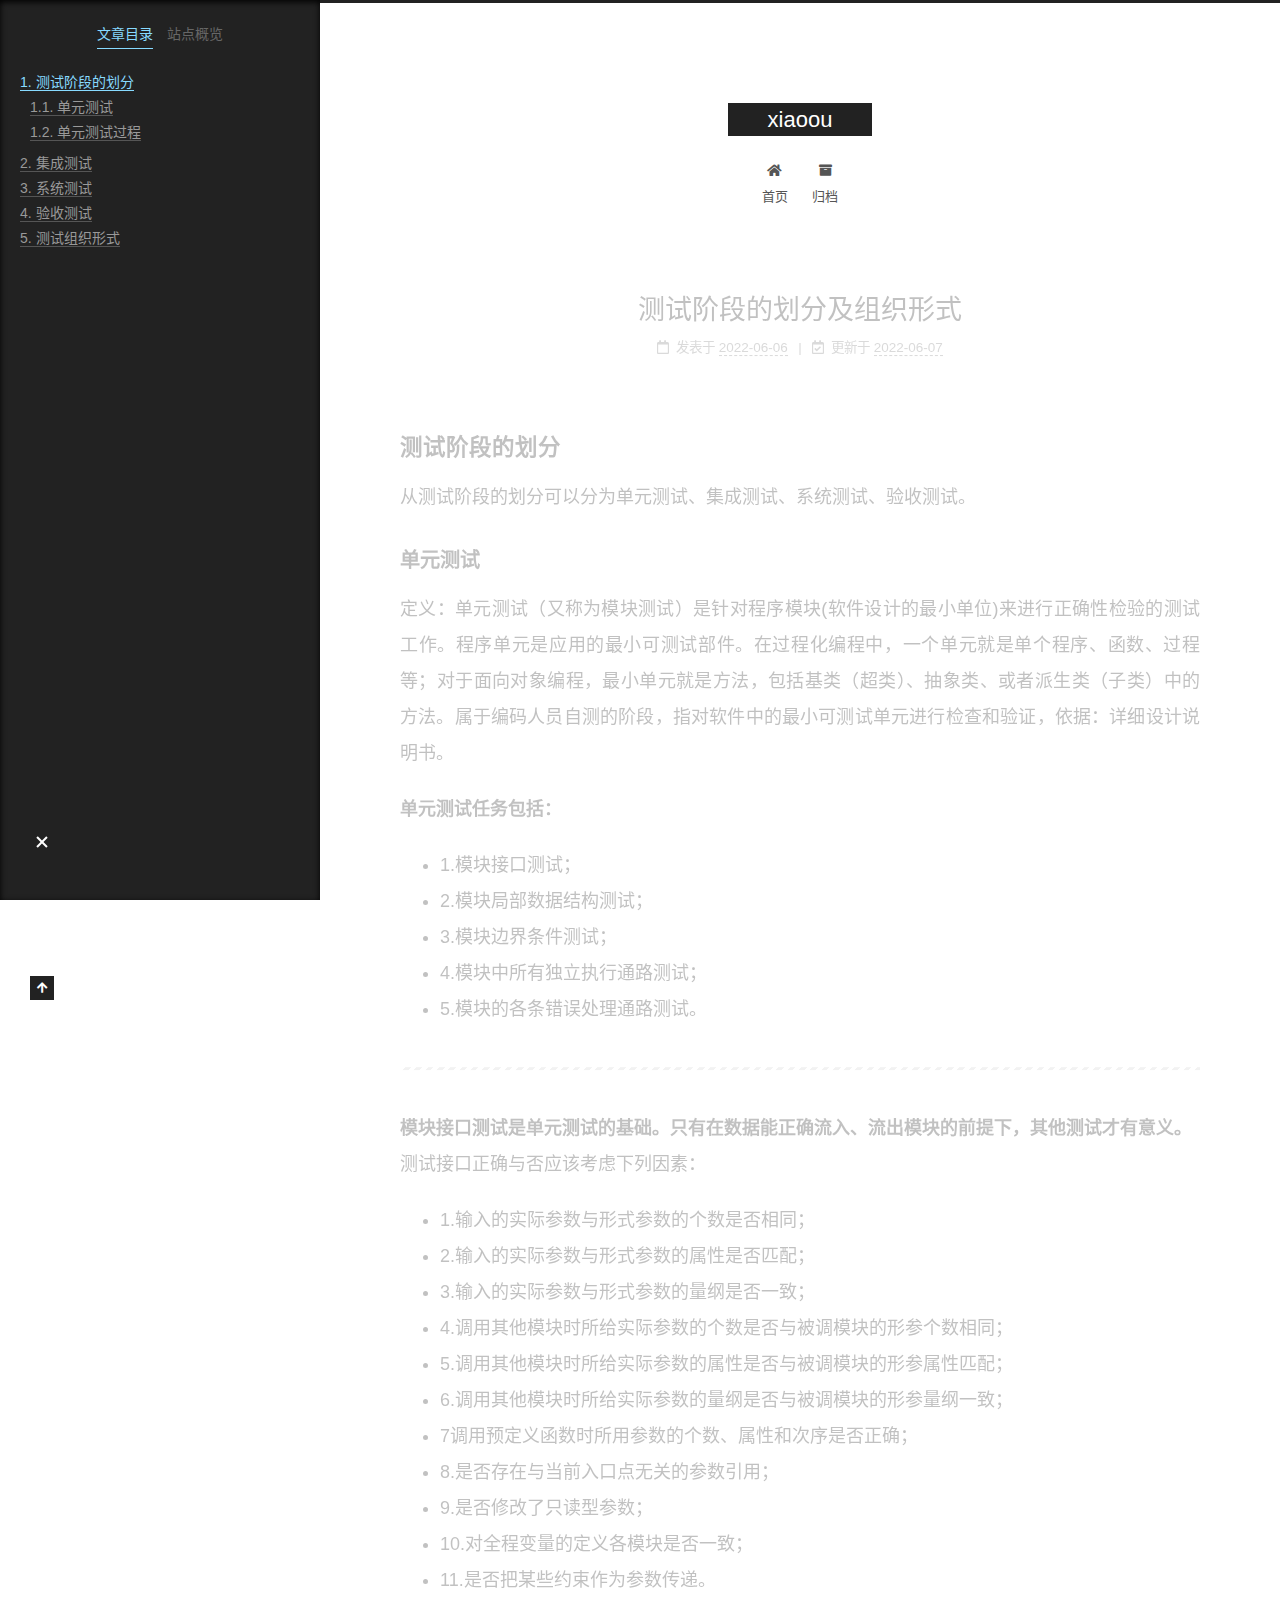
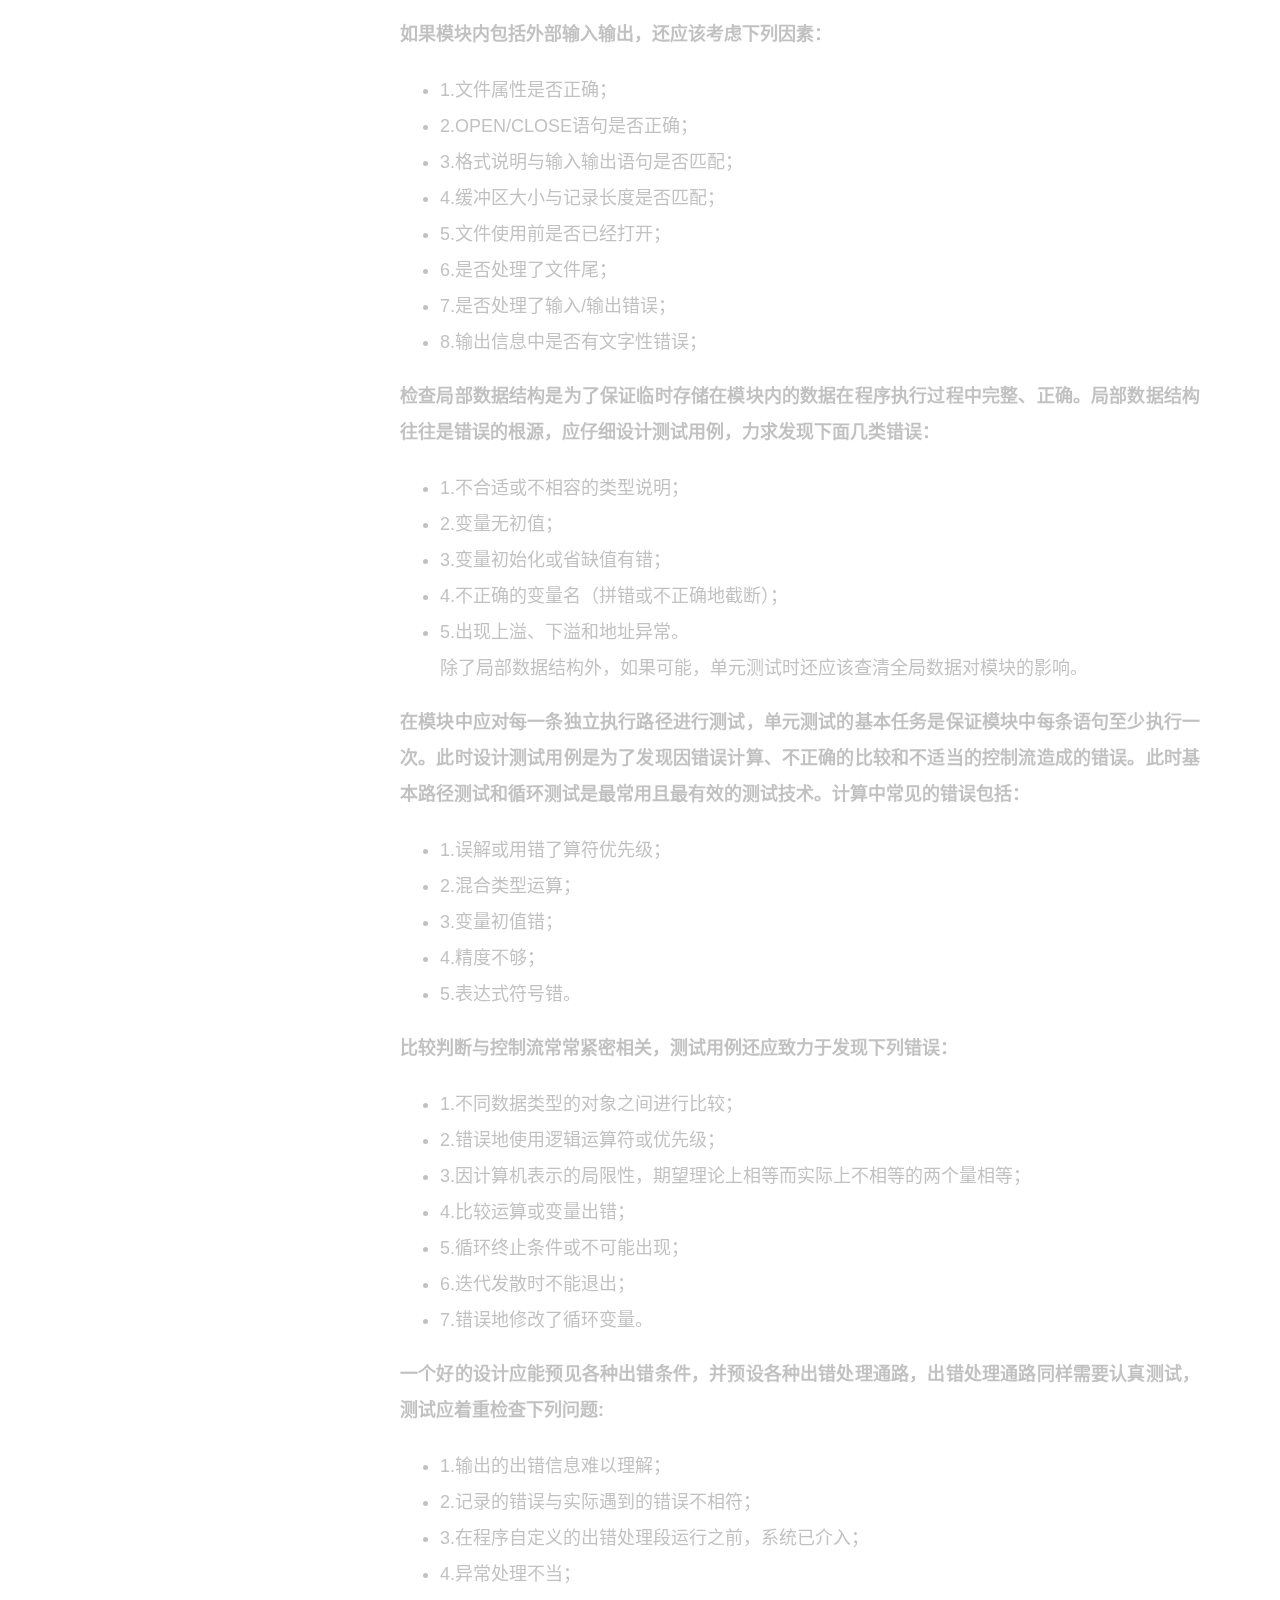
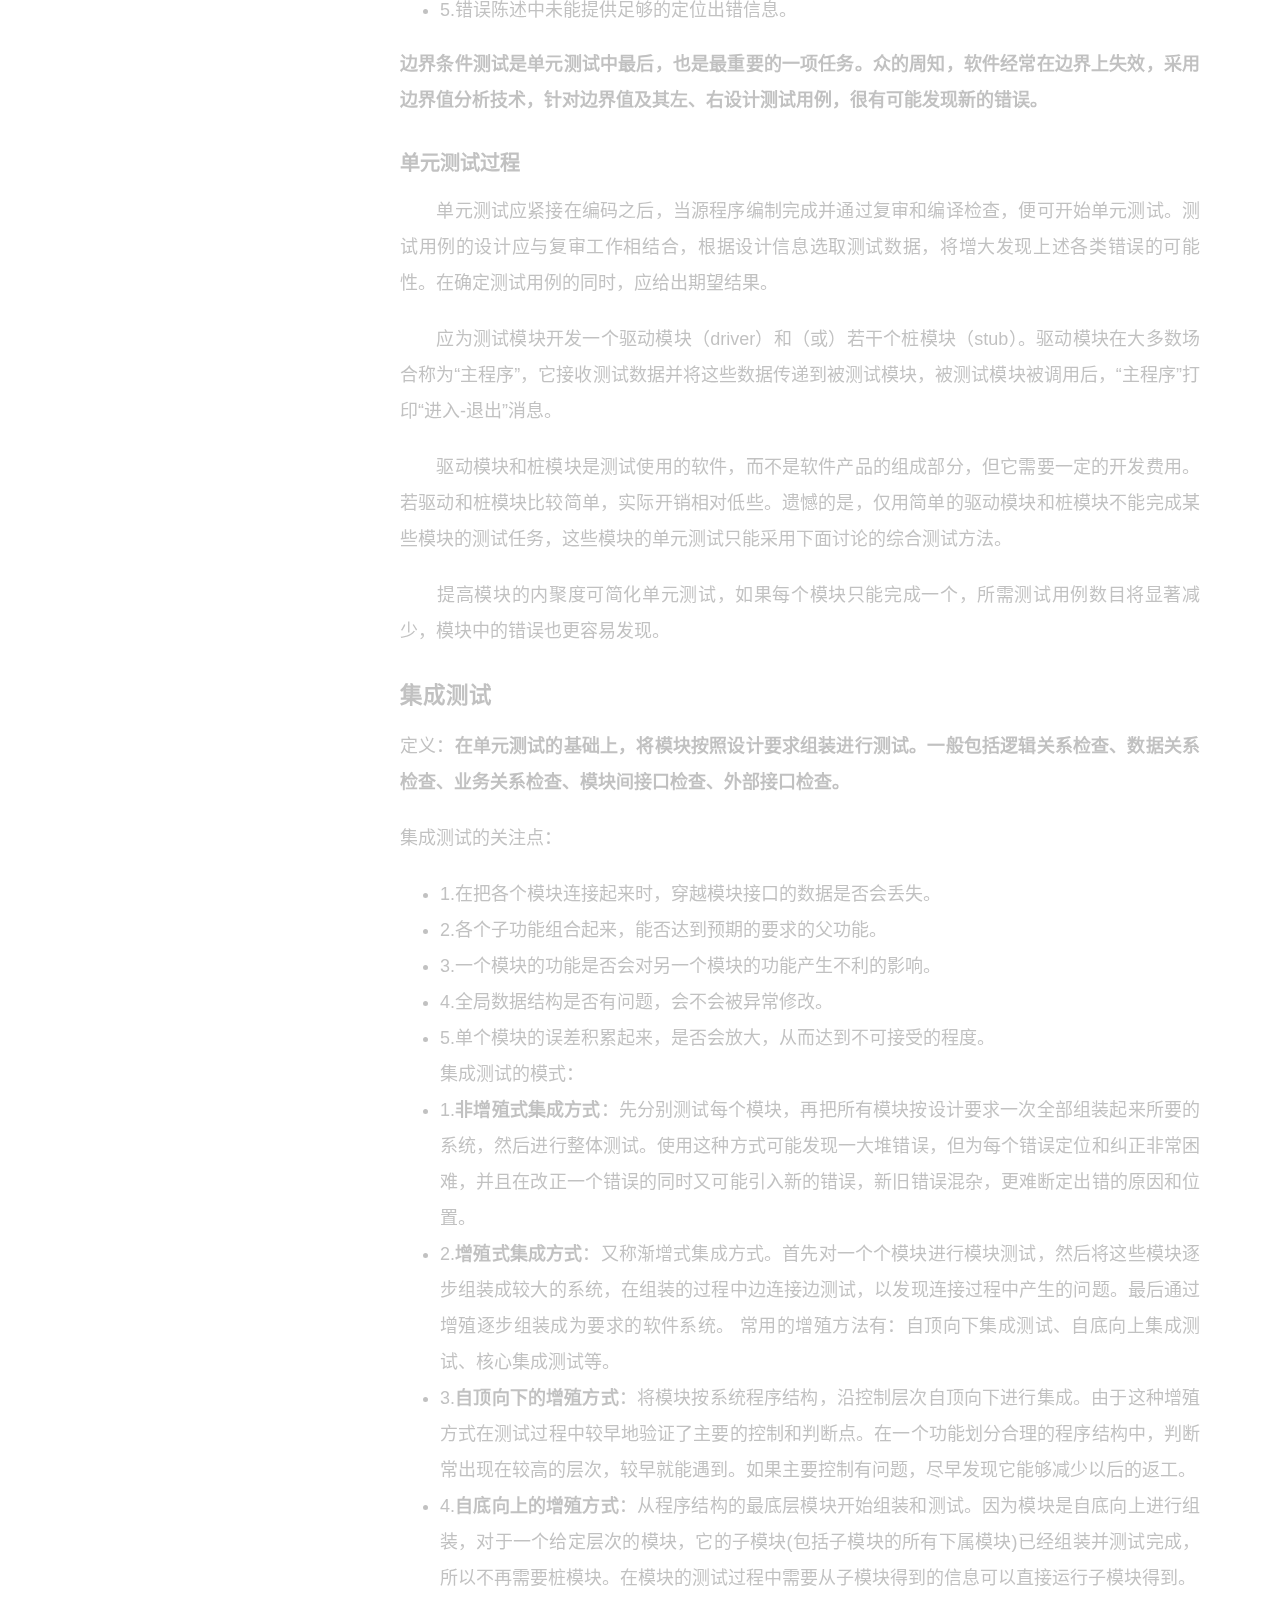
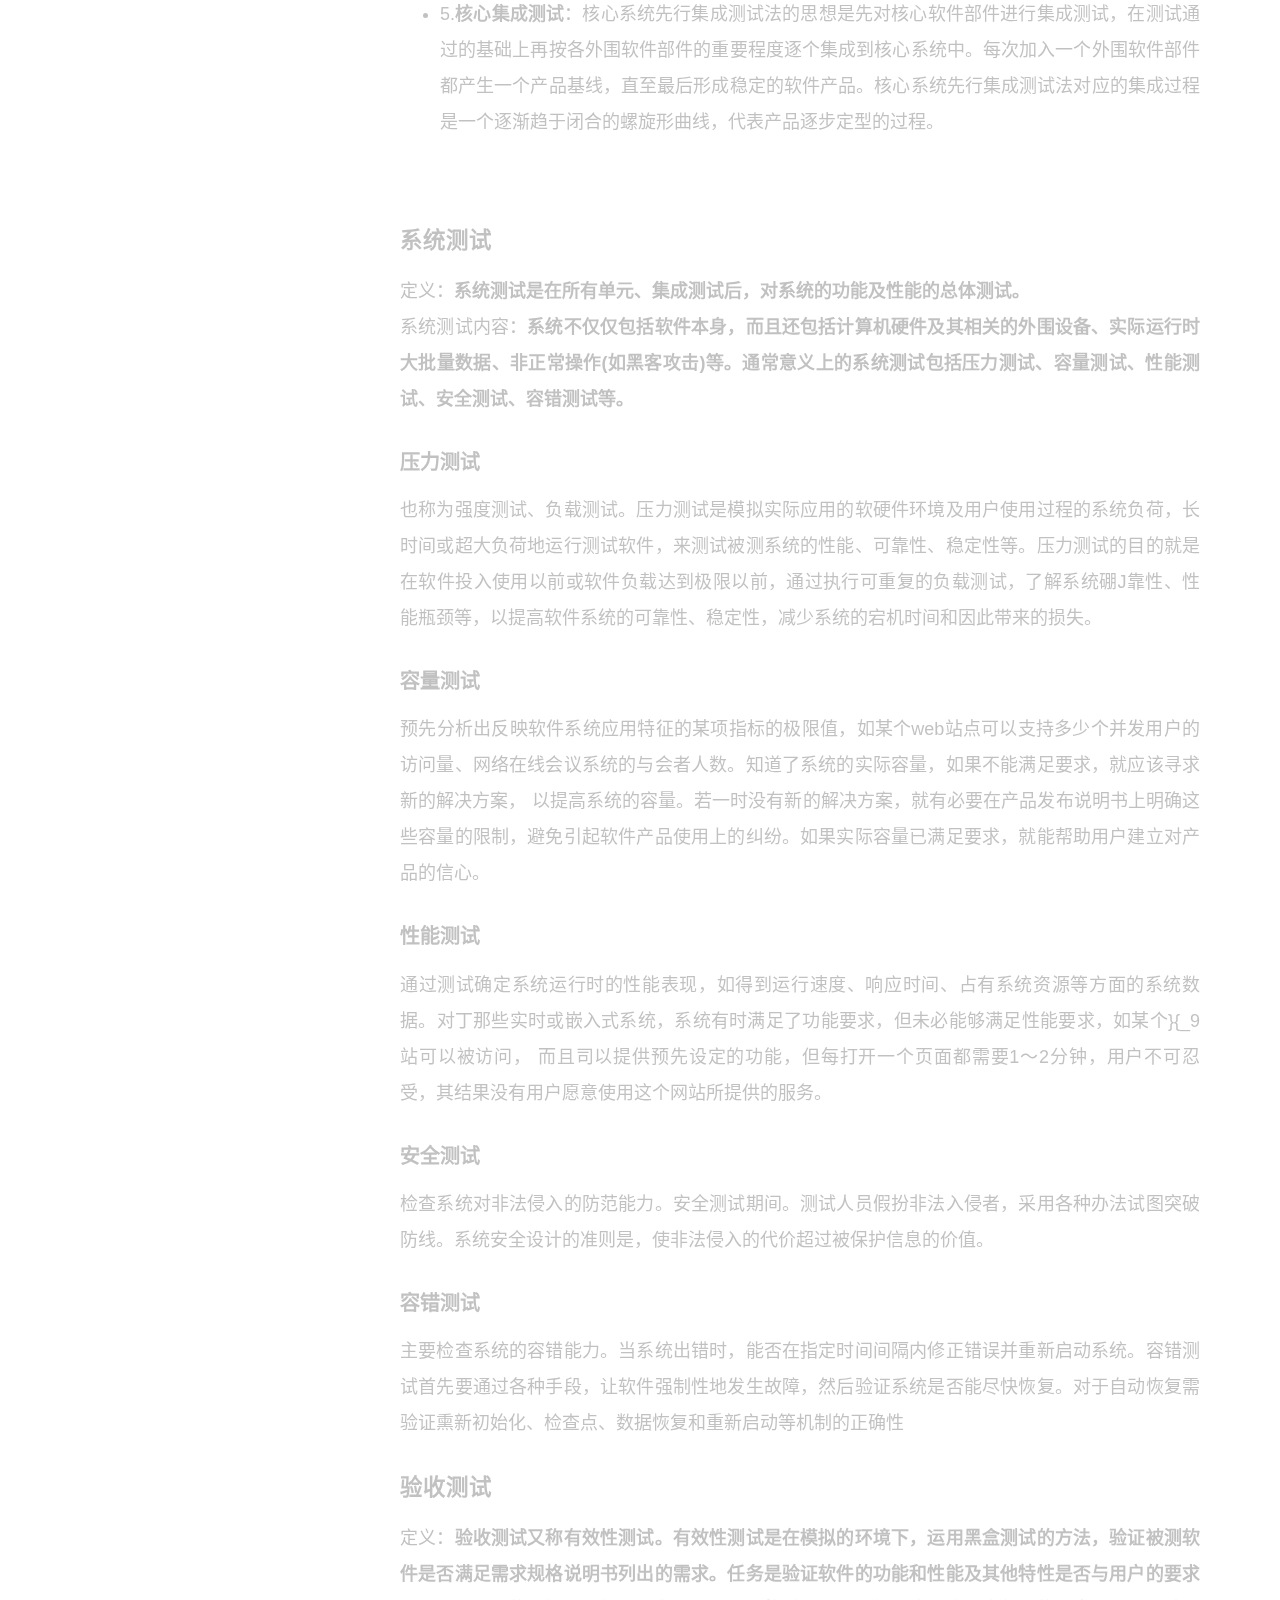
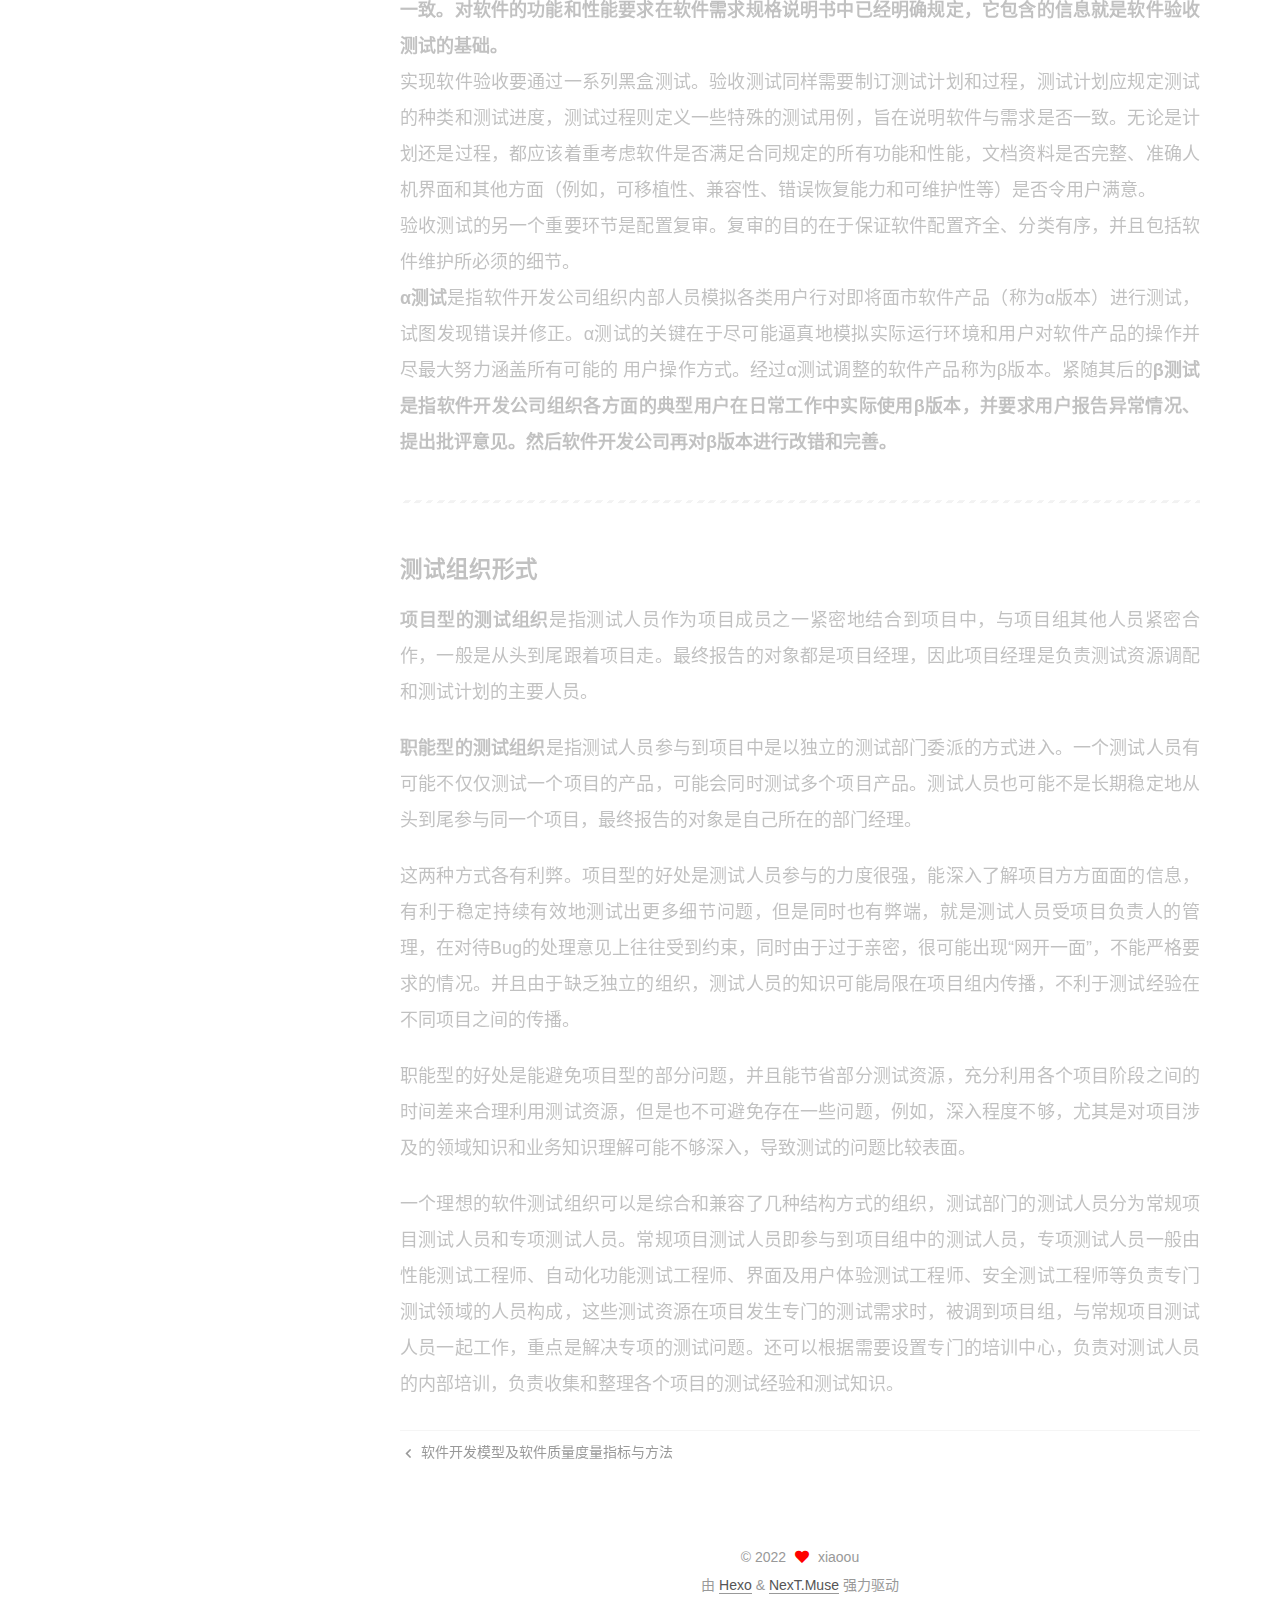
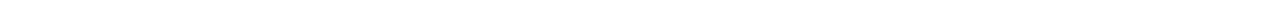
<file: 2022/06/06/测试阶段的划分及组织形式/index.html>
<!DOCTYPE html>
<html lang="zh-CN">
<head>
  <meta charset="UTF-8">
<meta name="viewport" content="width=device-width, initial-scale=1, maximum-scale=2">
<meta name="theme-color" content="#222">
<meta name="generator" content="Hexo 5.4.1">
  <link rel="apple-touch-icon" sizes="180x180" href="/images/apple-touch-icon-next.png">
  <link rel="icon" type="image/png" sizes="32x32" href="/images/favicon-32x32-next.png">
  <link rel="icon" type="image/png" sizes="16x16" href="/images/favicon-16x16-next.png">
  <link rel="mask-icon" href="/images/logo.svg" color="#222">

<link rel="stylesheet" href="/css/main.css">


<link rel="stylesheet" href="/lib/font-awesome/css/all.min.css">

<script id="hexo-configurations">
    var NexT = window.NexT || {};
    var CONFIG = {"hostname":"oushaohua.github.io","root":"/","scheme":"Muse","version":"7.8.0","exturl":false,"sidebar":{"position":"left","display":"post","padding":18,"offset":12,"onmobile":false},"copycode":{"enable":false,"show_result":false,"style":null},"back2top":{"enable":true,"sidebar":false,"scrollpercent":false},"bookmark":{"enable":false,"color":"#222","save":"auto"},"fancybox":false,"mediumzoom":false,"lazyload":false,"pangu":false,"comments":{"style":"tabs","active":null,"storage":true,"lazyload":false,"nav":null},"algolia":{"hits":{"per_page":10},"labels":{"input_placeholder":"Search for Posts","hits_empty":"We didn't find any results for the search: ${query}","hits_stats":"${hits} results found in ${time} ms"}},"localsearch":{"enable":false,"trigger":"auto","top_n_per_article":1,"unescape":false,"preload":false},"motion":{"enable":true,"async":false,"transition":{"post_block":"fadeIn","post_header":"slideDownIn","post_body":"slideDownIn","coll_header":"slideLeftIn","sidebar":"slideUpIn"}}};
  </script>

  <meta name="description" content="测试阶段的划分从测试阶段的划分可以分为单元测试、集成测试、系统测试、验收测试。 单元测试定义：单元测试（又称为模块测试）是针对程序模块(软件设计的最小单位)来进行正确性检验的测试工作。程序单元是应用的最小可测试部件。在过程化编程中，一个单元就是单个程序、函数、过程等；对于面向对象编程，最小单元就是方法，包括基类（超类）、抽象类、或者派生类（子类）中的方法。属于编码人员自测的阶段，指对软件中的最小可">
<meta property="og:type" content="article">
<meta property="og:title" content="测试阶段的划分及组织形式">
<meta property="og:url" content="https://oushaohua.github.io/2022/06/06/%E6%B5%8B%E8%AF%95%E9%98%B6%E6%AE%B5%E7%9A%84%E5%88%92%E5%88%86%E5%8F%8A%E7%BB%84%E7%BB%87%E5%BD%A2%E5%BC%8F/index.html">
<meta property="og:site_name" content="xiaoou">
<meta property="og:description" content="测试阶段的划分从测试阶段的划分可以分为单元测试、集成测试、系统测试、验收测试。 单元测试定义：单元测试（又称为模块测试）是针对程序模块(软件设计的最小单位)来进行正确性检验的测试工作。程序单元是应用的最小可测试部件。在过程化编程中，一个单元就是单个程序、函数、过程等；对于面向对象编程，最小单元就是方法，包括基类（超类）、抽象类、或者派生类（子类）中的方法。属于编码人员自测的阶段，指对软件中的最小可">
<meta property="og:locale" content="zh_CN">
<meta property="article:published_time" content="2022-06-06T15:54:26.000Z">
<meta property="article:modified_time" content="2022-06-07T13:57:06.000Z">
<meta property="article:author" content="xiaoou">
<meta name="twitter:card" content="summary">

<link rel="canonical" href="https://oushaohua.github.io/2022/06/06/%E6%B5%8B%E8%AF%95%E9%98%B6%E6%AE%B5%E7%9A%84%E5%88%92%E5%88%86%E5%8F%8A%E7%BB%84%E7%BB%87%E5%BD%A2%E5%BC%8F/">


<script id="page-configurations">
  // https://hexo.io/docs/variables.html
  CONFIG.page = {
    sidebar: "",
    isHome : false,
    isPost : true,
    lang   : 'zh-CN'
  };
</script>

  <title>测试阶段的划分及组织形式 | xiaoou</title>
  






  <noscript>
  <style>
  .use-motion .brand,
  .use-motion .menu-item,
  .sidebar-inner,
  .use-motion .post-block,
  .use-motion .pagination,
  .use-motion .comments,
  .use-motion .post-header,
  .use-motion .post-body,
  .use-motion .collection-header { opacity: initial; }

  .use-motion .site-title,
  .use-motion .site-subtitle {
    opacity: initial;
    top: initial;
  }

  .use-motion .logo-line-before i { left: initial; }
  .use-motion .logo-line-after i { right: initial; }
  </style>
</noscript>

</head>

<body itemscope itemtype="http://schema.org/WebPage">
  <div class="container use-motion">
    <div class="headband"></div>

    <header class="header" itemscope itemtype="http://schema.org/WPHeader">
      <div class="header-inner"><div class="site-brand-container">
  <div class="site-nav-toggle">
    <div class="toggle" aria-label="切换导航栏">
      <span class="toggle-line toggle-line-first"></span>
      <span class="toggle-line toggle-line-middle"></span>
      <span class="toggle-line toggle-line-last"></span>
    </div>
  </div>

  <div class="site-meta">

    <a href="/" class="brand" rel="start">
      <span class="logo-line-before"><i></i></span>
      <h1 class="site-title">xiaoou</h1>
      <span class="logo-line-after"><i></i></span>
    </a>
  </div>

  <div class="site-nav-right">
    <div class="toggle popup-trigger">
    </div>
  </div>
</div>




<nav class="site-nav">
  <ul id="menu" class="main-menu menu">
        <li class="menu-item menu-item-home">

    <a href="/" rel="section"><i class="fa fa-home fa-fw"></i>首页</a>

  </li>
        <li class="menu-item menu-item-archives">

    <a href="/archives/" rel="section"><i class="fa fa-archive fa-fw"></i>归档</a>

  </li>
  </ul>
</nav>




</div>
    </header>

    
  <div class="back-to-top">
    <i class="fa fa-arrow-up"></i>
    <span>0%</span>
  </div>


    <main class="main">
      <div class="main-inner">
        <div class="content-wrap">
          

          <div class="content post posts-expand">
            

    
  
  
  <article itemscope itemtype="http://schema.org/Article" class="post-block" lang="zh-CN">
    <link itemprop="mainEntityOfPage" href="https://oushaohua.github.io/2022/06/06/%E6%B5%8B%E8%AF%95%E9%98%B6%E6%AE%B5%E7%9A%84%E5%88%92%E5%88%86%E5%8F%8A%E7%BB%84%E7%BB%87%E5%BD%A2%E5%BC%8F/">

    <span hidden itemprop="author" itemscope itemtype="http://schema.org/Person">
      <meta itemprop="image" content="/images/avatar.gif">
      <meta itemprop="name" content="xiaoou">
      <meta itemprop="description" content="">
    </span>

    <span hidden itemprop="publisher" itemscope itemtype="http://schema.org/Organization">
      <meta itemprop="name" content="xiaoou">
    </span>
      <header class="post-header">
        <h1 class="post-title" itemprop="name headline">
          测试阶段的划分及组织形式
        </h1>

        <div class="post-meta">
            <span class="post-meta-item">
              <span class="post-meta-item-icon">
                <i class="far fa-calendar"></i>
              </span>
              <span class="post-meta-item-text">发表于</span>

              <time title="创建时间：2022-06-06 23:54:26" itemprop="dateCreated datePublished" datetime="2022-06-06T23:54:26+08:00">2022-06-06</time>
            </span>
              <span class="post-meta-item">
                <span class="post-meta-item-icon">
                  <i class="far fa-calendar-check"></i>
                </span>
                <span class="post-meta-item-text">更新于</span>
                <time title="修改时间：2022-06-07 21:57:06" itemprop="dateModified" datetime="2022-06-07T21:57:06+08:00">2022-06-07</time>
              </span>

          

        </div>
      </header>

    
    
    
    <div class="post-body" itemprop="articleBody">

      
        <h3 id="测试阶段的划分"><a href="#测试阶段的划分" class="headerlink" title="测试阶段的划分"></a>测试阶段的划分</h3><p>从测试阶段的划分可以分为单元测试、集成测试、系统测试、验收测试。</p>
<h4 id="单元测试"><a href="#单元测试" class="headerlink" title="单元测试"></a><strong>单元测试</strong></h4><p>定义：单元测试（又称为模块测试）是针对程序模块(软件设计的最小单位)来进行正确性检验的测试工作。程序单元是应用的最小可测试部件。在过程化编程中，一个单元就是单个程序、函数、过程等；对于面向对象编程，最小单元就是方法，包括基类（超类）、抽象类、或者派生类（子类）中的方法。属于编码人员自测的阶段，指对软件中的最小可测试单元进行检查和验证，依据：详细设计说明书。  </p>
<p><strong>单元测试任务包括：</strong></p>
<ul>
<li>1.模块接口测试；</li>
<li>2.模块局部数据结构测试；</li>
<li>3.模块边界条件测试；</li>
<li>4.模块中所有独立执行通路测试；</li>
<li>5.模块的各条错误处理通路测试。</li>
</ul>
<hr>
<p><strong>模块接口测试是单元测试的基础。只有在数据能正确流入、流出模块的前提下，其他测试才有意义。</strong><br>测试接口正确与否应该考虑下列因素：</p>
<ul>
<li>1.输入的实际参数与形式参数的个数是否相同；</li>
<li>2.输入的实际参数与形式参数的属性是否匹配；</li>
<li>3.输入的实际参数与形式参数的量纲是否一致；</li>
<li>4.调用其他模块时所给实际参数的个数是否与被调模块的形参个数相同；</li>
<li>5.调用其他模块时所给实际参数的属性是否与被调模块的形参属性匹配；</li>
<li>6.调用其他模块时所给实际参数的量纲是否与被调模块的形参量纲一致；</li>
<li>7调用预定义函数时所用参数的个数、属性和次序是否正确；</li>
<li>8.是否存在与当前入口点无关的参数引用；</li>
<li>9.是否修改了只读型参数；</li>
<li>10.对全程变量的定义各模块是否一致；</li>
<li>11.是否把某些约束作为参数传递。</li>
</ul>
<p><strong>如果模块内包括外部输入输出，还应该考虑下列因素：</strong></p>
<ul>
<li>1.文件属性是否正确；</li>
<li>2.OPEN&#x2F;CLOSE语句是否正确；</li>
<li>3.格式说明与输入输出语句是否匹配；</li>
<li>4.缓冲区大小与记录长度是否匹配；</li>
<li>5.文件使用前是否已经打开；</li>
<li>6.是否处理了文件尾；</li>
<li>7.是否处理了输入&#x2F;输出错误；</li>
<li>8.输出信息中是否有文字性错误；</li>
</ul>
<p><strong>检查局部数据结构是为了保证临时存储在模块内的数据在程序执行过程中完整、正确。局部数据结构往往是错误的根源，应仔细设计测试用例，力求发现下面几类错误：</strong></p>
<ul>
<li>1.不合适或不相容的类型说明；</li>
<li>2.变量无初值；</li>
<li>3.变量初始化或省缺值有错；</li>
<li>4.不正确的变量名（拼错或不正确地截断）； </li>
<li>5.出现上溢、下溢和地址异常。<br>除了局部数据结构外，如果可能，单元测试时还应该查清全局数据对模块的影响。</li>
</ul>
<p><strong>在模块中应对每一条独立执行路径进行测试，单元测试的基本任务是保证模块中每条语句至少执行一次。此时设计测试用例是为了发现因错误计算、不正确的比较和不适当的控制流造成的错误。此时基本路径测试和循环测试是最常用且最有效的测试技术。计算中常见的错误包括：</strong></p>
<ul>
<li>1.误解或用错了算符优先级；</li>
<li>2.混合类型运算；</li>
<li>3.变量初值错；</li>
<li>4.精度不够；</li>
<li>5.表达式符号错。</li>
</ul>
<p><strong>比较判断与控制流常常紧密相关，测试用例还应致力于发现下列错误：</strong>  </p>
<ul>
<li>1.不同数据类型的对象之间进行比较；</li>
<li>2.错误地使用逻辑运算符或优先级；</li>
<li>3.因计算机表示的局限性，期望理论上相等而实际上不相等的两个量相等；</li>
<li>4.比较运算或变量出错；</li>
<li>5.循环终止条件或不可能出现；</li>
<li>6.迭代发散时不能退出；</li>
<li>7.错误地修改了循环变量。</li>
</ul>
<p><strong>一个好的设计应能预见各种出错条件，并预设各种出错处理通路，出错处理通路同样需要认真测试，测试应着重检查下列问题:</strong>  </p>
<ul>
<li>1.输出的出错信息难以理解；</li>
<li>2.记录的错误与实际遇到的错误不相符；</li>
<li>3.在程序自定义的出错处理段运行之前，系统已介入；</li>
<li>4.异常处理不当；</li>
<li>5.错误陈述中未能提供足够的定位出错信息。</li>
</ul>
<p><strong>边界条件测试是单元测试中最后，也是最重要的一项任务。众的周知，软件经常在边界上失效，采用边界值分析技术，针对边界值及其左、右设计测试用例，很有可能发现新的错误。</strong>  </p>
<h4 id="单元测试过程"><a href="#单元测试过程" class="headerlink" title="单元测试过程"></a>单元测试过程</h4><p>　　单元测试应紧接在编码之后，当源程序编制完成并通过复审和编译检查，便可开始单元测试。测试用例的设计应与复审工作相结合，根据设计信息选取测试数据，将增大发现上述各类错误的可能性。在确定测试用例的同时，应给出期望结果。</p>
<p>　　应为测试模块开发一个驱动模块（driver）和（或）若干个桩模块（stub）。驱动模块在大多数场合称为“主程序”，它接收测试数据并将这些数据传递到被测试模块，被测试模块被调用后，“主程序”打印“进入-退出”消息。</p>
<p>　　驱动模块和桩模块是测试使用的软件，而不是软件产品的组成部分，但它需要一定的开发费用。若驱动和桩模块比较简单，实际开销相对低些。遗憾的是，仅用简单的驱动模块和桩模块不能完成某些模块的测试任务，这些模块的单元测试只能采用下面讨论的综合测试方法。</p>
<p>　　提高模块的内聚度可简化单元测试，如果每个模块只能完成一个，所需测试用例数目将显著减少，模块中的错误也更容易发现。</p>
<h3 id="集成测试"><a href="#集成测试" class="headerlink" title="集成测试"></a>集成测试</h3><p>定义：<strong>在单元测试的基础上，将模块按照设计要求组装进行测试。一般包括逻辑关系检查、数据关系检查、业务关系检查、模块间接口检查、外部接口检查。</strong>  </p>
<p>集成测试的关注点：</p>
<ul>
<li>1.在把各个模块连接起来时，穿越模块接口的数据是否会丢失。</li>
<li>2.各个子功能组合起来，能否达到预期的要求的父功能。</li>
<li>3.一个模块的功能是否会对另一个模块的功能产生不利的影响。</li>
<li>4.全局数据结构是否有问题，会不会被异常修改。</li>
<li>5.单个模块的误差积累起来，是否会放大，从而达到不可接受的程度。<br>集成测试的模式：</li>
<li>1.<strong>非增殖式集成方式</strong>：先分别测试每个模块，再把所有模块按设计要求一次全部组装起来所要的系统，然后进行整体测试。使用这种方式可能发现一大堆错误，但为每个错误定位和纠正非常困难，并且在改正一个错误的同时又可能引入新的错误，新旧错误混杂，更难断定出错的原因和位置。</li>
<li>2.<strong>增殖式集成方式</strong>：又称渐增式集成方式。首先对一个个模块进行模块测试，然后将这些模块逐步组装成较大的系统，在组装的过程中边连接边测试，以发现连接过程中产生的问题。最后通过增殖逐步组装成为要求的软件系统。 常用的增殖方法有：自顶向下集成测试、自底向上集成测试、核心集成测试等。</li>
<li>3.<strong>自顶向下的增殖方式</strong>：将模块按系统程序结构，沿控制层次自顶向下进行集成。由于这种增殖方式在测试过程中较早地验证了主要的控制和判断点。在一个功能划分合理的程序结构中，判断常出现在较高的层次，较早就能遇到。如果主要控制有问题，尽早发现它能够减少以后的返工。</li>
<li>4.<strong>自底向上的增殖方式</strong>：从程序结构的最底层模块开始组装和测试。因为模块是自底向上进行组装，对于一个给定层次的模块，它的子模块(包括子模块的所有下属模块)已经组装并测试完成，所以不再需要桩模块。在模块的测试过程中需要从子模块得到的信息可以直接运行子模块得到。</li>
<li>5.<strong>核心集成测试</strong>：核心系统先行集成测试法的思想是先对核心软件部件进行集成测试，在测试通过的基础上再按各外围软件部件的重要程度逐个集成到核心系统中。每次加入一个外围软件部件都产生一个产品基线，直至最后形成稳定的软件产品。核心系统先行集成测试法对应的集成过程是一个逐渐趋于闭合的螺旋形曲线，代表产品逐步定型的过程。</li>
</ul>
<p>　　</p>
<h3 id="系统测试"><a href="#系统测试" class="headerlink" title="系统测试"></a>系统测试</h3><p>定义：<strong>系统测试是在所有单元、集成测试后，对系统的功能及性能的总体测试。</strong><br>系统测试内容：<strong>系统不仅仅包括软件本身，而且还包括计算机硬件及其相关的外围设备、实际运行时大批量数据、非正常操作(如黑客攻击)等。通常意义上的系统测试包括压力测试、容量测试、性能测试、安全测试、容错测试等。</strong></p>
<h4 id="压力测试"><a href="#压力测试" class="headerlink" title="压力测试"></a>压力测试</h4><p>也称为强度测试、负载测试。压力测试是模拟实际应用的软硬件环境及用户使用过程的系统负荷，长时间或超大负荷地运行测试软件，来测试被测系统的性能、可靠性、稳定性等。压力测试的目的就是在软件投入使用以前或软件负载达到极限以前，通过执行可重复的负载测试，了解系统硼J靠性、性能瓶颈等，以提高软件系统的可靠性、稳定性，减少系统的宕机时间和因此带来的损失。</p>
<h4 id="容量测试"><a href="#容量测试" class="headerlink" title="容量测试"></a>容量测试</h4><p>预先分析出反映软件系统应用特征的某项指标的极限值，如某个web站点可以支持多少个并发用户的访问量、网络在线会议系统的与会者人数。知道了系统的实际容量，如果不能满足要求，就应该寻求新的解决方案， 以提高系统的容量。若一时没有新的解决方案，就有必要在产品发布说明书上明确这些容量的限制，避免引起软件产品使用上的纠纷。如果实际容量已满足要求，就能帮助用户建立对产品的信心。</p>
<h4 id="性能测试"><a href="#性能测试" class="headerlink" title="性能测试"></a>性能测试</h4><p>通过测试确定系统运行时的性能表现，如得到运行速度、响应时间、占有系统资源等方面的系统数据。对丁那些实时或嵌入式系统，系统有时满足了功能要求，但未必能够满足性能要求，如某个}{_9站可以被访问， 而且司以提供预先设定的功能，但每打开一个页面都需要1～2分钟，用户不可忍 受，其结果没有用户愿意使用这个网站所提供的服务。</p>
<h4 id="安全测试"><a href="#安全测试" class="headerlink" title="安全测试"></a>安全测试</h4><p>检查系统对非法侵入的防范能力。安全测试期间。测试人员假扮非法入侵者，采用各种办法试图突破防线。系统安全设计的准则是，使非法侵入的代价超过被保护信息的价值。</p>
<h4 id="容错测试"><a href="#容错测试" class="headerlink" title="容错测试"></a>容错测试</h4><p>主要检查系统的容错能力。当系统出错时，能否在指定时间间隔内修正错误并重新启动系统。容错测试首先要通过各种手段，让软件强制性地发生故障，然后验证系统是否能尽快恢复。对于自动恢复需验证熏新初始化、检查点、数据恢复和重新启动等机制的正确性</p>
<h3 id="验收测试"><a href="#验收测试" class="headerlink" title="验收测试"></a>验收测试</h3><p>定义：<strong>验收测试又称有效性测试。有效性测试是在模拟的环境下，运用黑盒测试的方法，验证被测软件是否满足需求规格说明书列出的需求。任务是验证软件的功能和性能及其他特性是否与用户的要求一致。对软件的功能和性能要求在软件需求规格说明书中已经明确规定，它包含的信息就是软件验收测试的基础。</strong><br>实现软件验收要通过一系列黑盒测试。验收测试同样需要制订测试计划和过程，测试计划应规定测试的种类和测试进度，测试过程则定义一些特殊的测试用例，旨在说明软件与需求是否一致。无论是计划还是过程，都应该着重考虑软件是否满足合同规定的所有功能和性能，文档资料是否完整、准确人机界面和其他方面（例如，可移植性、兼容性、错误恢复能力和可维护性等）是否令用户满意。<br>验收测试的另一个重要环节是配置复审。复审的目的在于保证软件配置齐全、分类有序，并且包括软件维护所必须的细节。<br><strong>α测试</strong>是指软件开发公司组织内部人员模拟各类用户行对即将面市软件产品（称为α版本）进行测试，试图发现错误并修正。α测试的关键在于尽可能逼真地模拟实际运行环境和用户对软件产品的操作并尽最大努力涵盖所有可能的 用户操作方式。经过α测试调整的软件产品称为β版本。紧随其后的<strong>β测试是指软件开发公司组织各方面的典型用户在日常工作中实际使用β版本，并要求用户报告异常情况、提出批评意见。然后软件开发公司再对β版本进行改错和完善。</strong></p>
<hr>
<h3 id="测试组织形式"><a href="#测试组织形式" class="headerlink" title="测试组织形式"></a>测试组织形式</h3><p><strong>项目型的测试组织</strong>是指测试人员作为项目成员之一紧密地结合到项目中，与项目组其他人员紧密合作，一般是从头到尾跟着项目走。最终报告的对象都是项目经理，因此项目经理是负责测试资源调配和测试计划的主要人员。</p>
<p><strong>职能型的测试组织</strong>是指测试人员参与到项目中是以独立的测试部门委派的方式进入。一个测试人员有可能不仅仅测试一个项目的产品，可能会同时测试多个项目产品。测试人员也可能不是长期稳定地从头到尾参与同一个项目，最终报告的对象是自己所在的部门经理。</p>
<p>这两种方式各有利弊。项目型的好处是测试人员参与的力度很强，能深入了解项目方方面面的信息，有利于稳定持续有效地测试出更多细节问题，但是同时也有弊端，就是测试人员受项目负责人的管理，在对待Bug的处理意见上往往受到约束，同时由于过于亲密，很可能出现“网开一面”，不能严格要求的情况。并且由于缺乏独立的组织，测试人员的知识可能局限在项目组内传播，不利于测试经验在不同项目之间的传播。</p>
<p>职能型的好处是能避免项目型的部分问题，并且能节省部分测试资源，充分利用各个项目阶段之间的时间差来合理利用测试资源，但是也不可避免存在一些问题，例如，深入程度不够，尤其是对项目涉及的领域知识和业务知识理解可能不够深入，导致测试的问题比较表面。</p>
<p>一个理想的软件测试组织可以是综合和兼容了几种结构方式的组织，测试部门的测试人员分为常规项目测试人员和专项测试人员。常规项目测试人员即参与到项目组中的测试人员，专项测试人员一般由性能测试工程师、自动化功能测试工程师、界面及用户体验测试工程师、安全测试工程师等负责专门测试领域的人员构成，这些测试资源在项目发生专门的测试需求时，被调到项目组，与常规项目测试人员一起工作，重点是解决专项的测试问题。还可以根据需要设置专门的培训中心，负责对测试人员的内部培训，负责收集和整理各个项目的测试经验和测试知识。</p>

    </div>

    
    
    

      <footer class="post-footer">

        


        
    <div class="post-nav">
      <div class="post-nav-item">
    <a href="/2022/06/04/%E8%BD%AF%E4%BB%B6%E5%BC%80%E5%8F%91%E6%A8%A1%E5%9E%8B%E5%8F%8A%E8%BD%AF%E4%BB%B6%E8%B4%A8%E9%87%8F%E5%BA%A6%E9%87%8F%E6%8C%87%E6%A0%87%E4%B8%8E%E6%96%B9%E6%B3%95/" rel="prev" title="软件开发模型及软件质量度量指标与方法">
      <i class="fa fa-chevron-left"></i> 软件开发模型及软件质量度量指标与方法
    </a></div>
      <div class="post-nav-item"></div>
    </div>
      </footer>
    
  </article>
  
  
  



          </div>
          

<script>
  window.addEventListener('tabs:register', () => {
    let { activeClass } = CONFIG.comments;
    if (CONFIG.comments.storage) {
      activeClass = localStorage.getItem('comments_active') || activeClass;
    }
    if (activeClass) {
      let activeTab = document.querySelector(`a[href="#comment-${activeClass}"]`);
      if (activeTab) {
        activeTab.click();
      }
    }
  });
  if (CONFIG.comments.storage) {
    window.addEventListener('tabs:click', event => {
      if (!event.target.matches('.tabs-comment .tab-content .tab-pane')) return;
      let commentClass = event.target.classList[1];
      localStorage.setItem('comments_active', commentClass);
    });
  }
</script>

        </div>
          
  
  <div class="toggle sidebar-toggle">
    <span class="toggle-line toggle-line-first"></span>
    <span class="toggle-line toggle-line-middle"></span>
    <span class="toggle-line toggle-line-last"></span>
  </div>

  <aside class="sidebar">
    <div class="sidebar-inner">

      <ul class="sidebar-nav motion-element">
        <li class="sidebar-nav-toc">
          文章目录
        </li>
        <li class="sidebar-nav-overview">
          站点概览
        </li>
      </ul>

      <!--noindex-->
      <div class="post-toc-wrap sidebar-panel">
          <div class="post-toc motion-element"><ol class="nav"><li class="nav-item nav-level-3"><a class="nav-link" href="#%E6%B5%8B%E8%AF%95%E9%98%B6%E6%AE%B5%E7%9A%84%E5%88%92%E5%88%86"><span class="nav-number">1.</span> <span class="nav-text">测试阶段的划分</span></a><ol class="nav-child"><li class="nav-item nav-level-4"><a class="nav-link" href="#%E5%8D%95%E5%85%83%E6%B5%8B%E8%AF%95"><span class="nav-number">1.1.</span> <span class="nav-text">单元测试</span></a></li><li class="nav-item nav-level-4"><a class="nav-link" href="#%E5%8D%95%E5%85%83%E6%B5%8B%E8%AF%95%E8%BF%87%E7%A8%8B"><span class="nav-number">1.2.</span> <span class="nav-text">单元测试过程</span></a></li></ol></li><li class="nav-item nav-level-3"><a class="nav-link" href="#%E9%9B%86%E6%88%90%E6%B5%8B%E8%AF%95"><span class="nav-number">2.</span> <span class="nav-text">集成测试</span></a></li><li class="nav-item nav-level-3"><a class="nav-link" href="#%E7%B3%BB%E7%BB%9F%E6%B5%8B%E8%AF%95"><span class="nav-number">3.</span> <span class="nav-text">系统测试</span></a><ol class="nav-child"><li class="nav-item nav-level-4"><a class="nav-link" href="#%E5%8E%8B%E5%8A%9B%E6%B5%8B%E8%AF%95"><span class="nav-number">3.1.</span> <span class="nav-text">压力测试</span></a></li><li class="nav-item nav-level-4"><a class="nav-link" href="#%E5%AE%B9%E9%87%8F%E6%B5%8B%E8%AF%95"><span class="nav-number">3.2.</span> <span class="nav-text">容量测试</span></a></li><li class="nav-item nav-level-4"><a class="nav-link" href="#%E6%80%A7%E8%83%BD%E6%B5%8B%E8%AF%95"><span class="nav-number">3.3.</span> <span class="nav-text">性能测试</span></a></li><li class="nav-item nav-level-4"><a class="nav-link" href="#%E5%AE%89%E5%85%A8%E6%B5%8B%E8%AF%95"><span class="nav-number">3.4.</span> <span class="nav-text">安全测试</span></a></li><li class="nav-item nav-level-4"><a class="nav-link" href="#%E5%AE%B9%E9%94%99%E6%B5%8B%E8%AF%95"><span class="nav-number">3.5.</span> <span class="nav-text">容错测试</span></a></li></ol></li><li class="nav-item nav-level-3"><a class="nav-link" href="#%E9%AA%8C%E6%94%B6%E6%B5%8B%E8%AF%95"><span class="nav-number">4.</span> <span class="nav-text">验收测试</span></a></li><li class="nav-item nav-level-3"><a class="nav-link" href="#%E6%B5%8B%E8%AF%95%E7%BB%84%E7%BB%87%E5%BD%A2%E5%BC%8F"><span class="nav-number">5.</span> <span class="nav-text">测试组织形式</span></a></li></ol></div>
      </div>
      <!--/noindex-->

      <div class="site-overview-wrap sidebar-panel">
        <div class="site-author motion-element" itemprop="author" itemscope itemtype="http://schema.org/Person">
  <p class="site-author-name" itemprop="name">xiaoou</p>
  <div class="site-description" itemprop="description"></div>
</div>
<div class="site-state-wrap motion-element">
  <nav class="site-state">
      <div class="site-state-item site-state-posts">
          <a href="/archives/">
        
          <span class="site-state-item-count">4</span>
          <span class="site-state-item-name">日志</span>
        </a>
      </div>
  </nav>
</div>



      </div>

    </div>
  </aside>
  <div id="sidebar-dimmer"></div>


      </div>
    </main>

    <footer class="footer">
      <div class="footer-inner">
        

        

<div class="copyright">
  
  &copy; 
  <span itemprop="copyrightYear">2022</span>
  <span class="with-love">
    <i class="fa fa-heart"></i>
  </span>
  <span class="author" itemprop="copyrightHolder">xiaoou</span>
</div>
  <div class="powered-by">由 <a href="https://hexo.io/" class="theme-link" rel="noopener" target="_blank">Hexo</a> & <a href="https://muse.theme-next.org/" class="theme-link" rel="noopener" target="_blank">NexT.Muse</a> 强力驱动
  </div>

        








      </div>
    </footer>
  </div>

  
  <script src="/lib/anime.min.js"></script>
  <script src="/lib/velocity/velocity.min.js"></script>
  <script src="/lib/velocity/velocity.ui.min.js"></script>

<script src="/js/utils.js"></script>

<script src="/js/motion.js"></script>


<script src="/js/schemes/muse.js"></script>


<script src="/js/next-boot.js"></script>




  















  

  

</body>
</html>
</file>
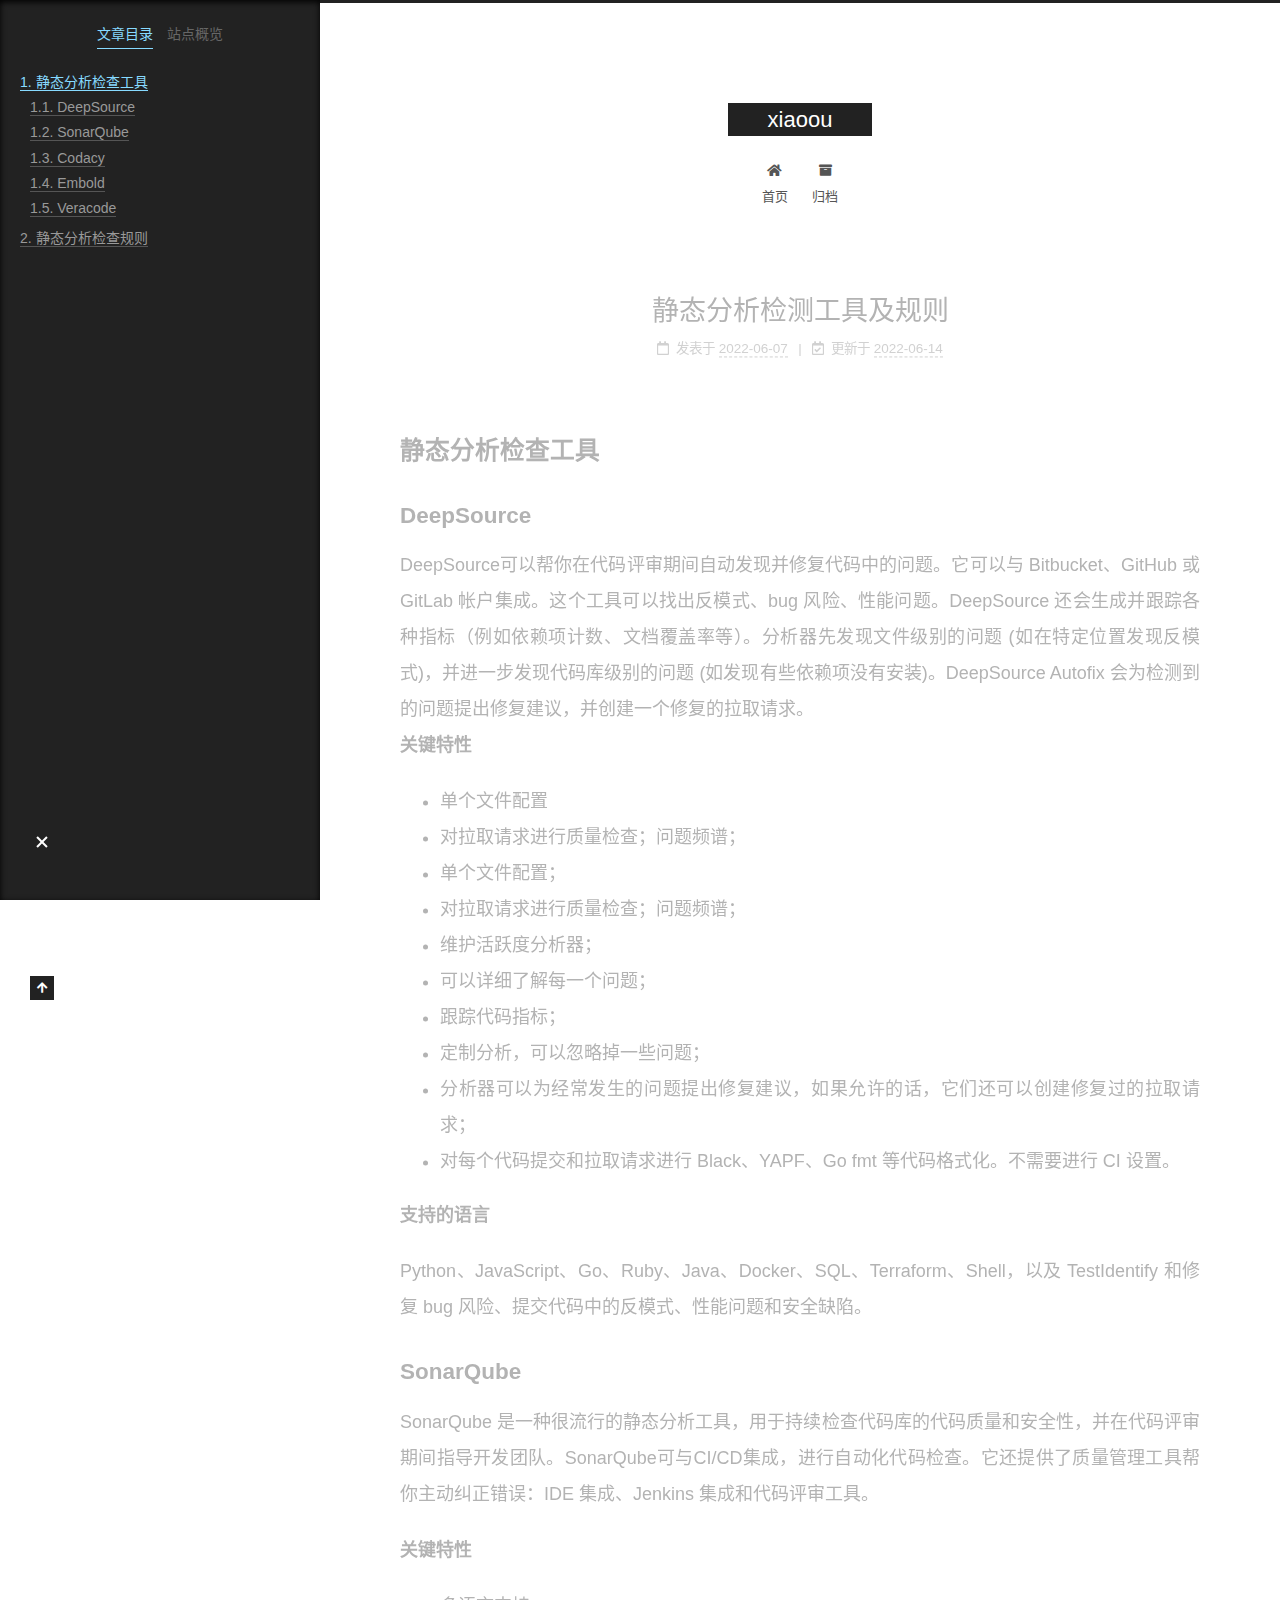
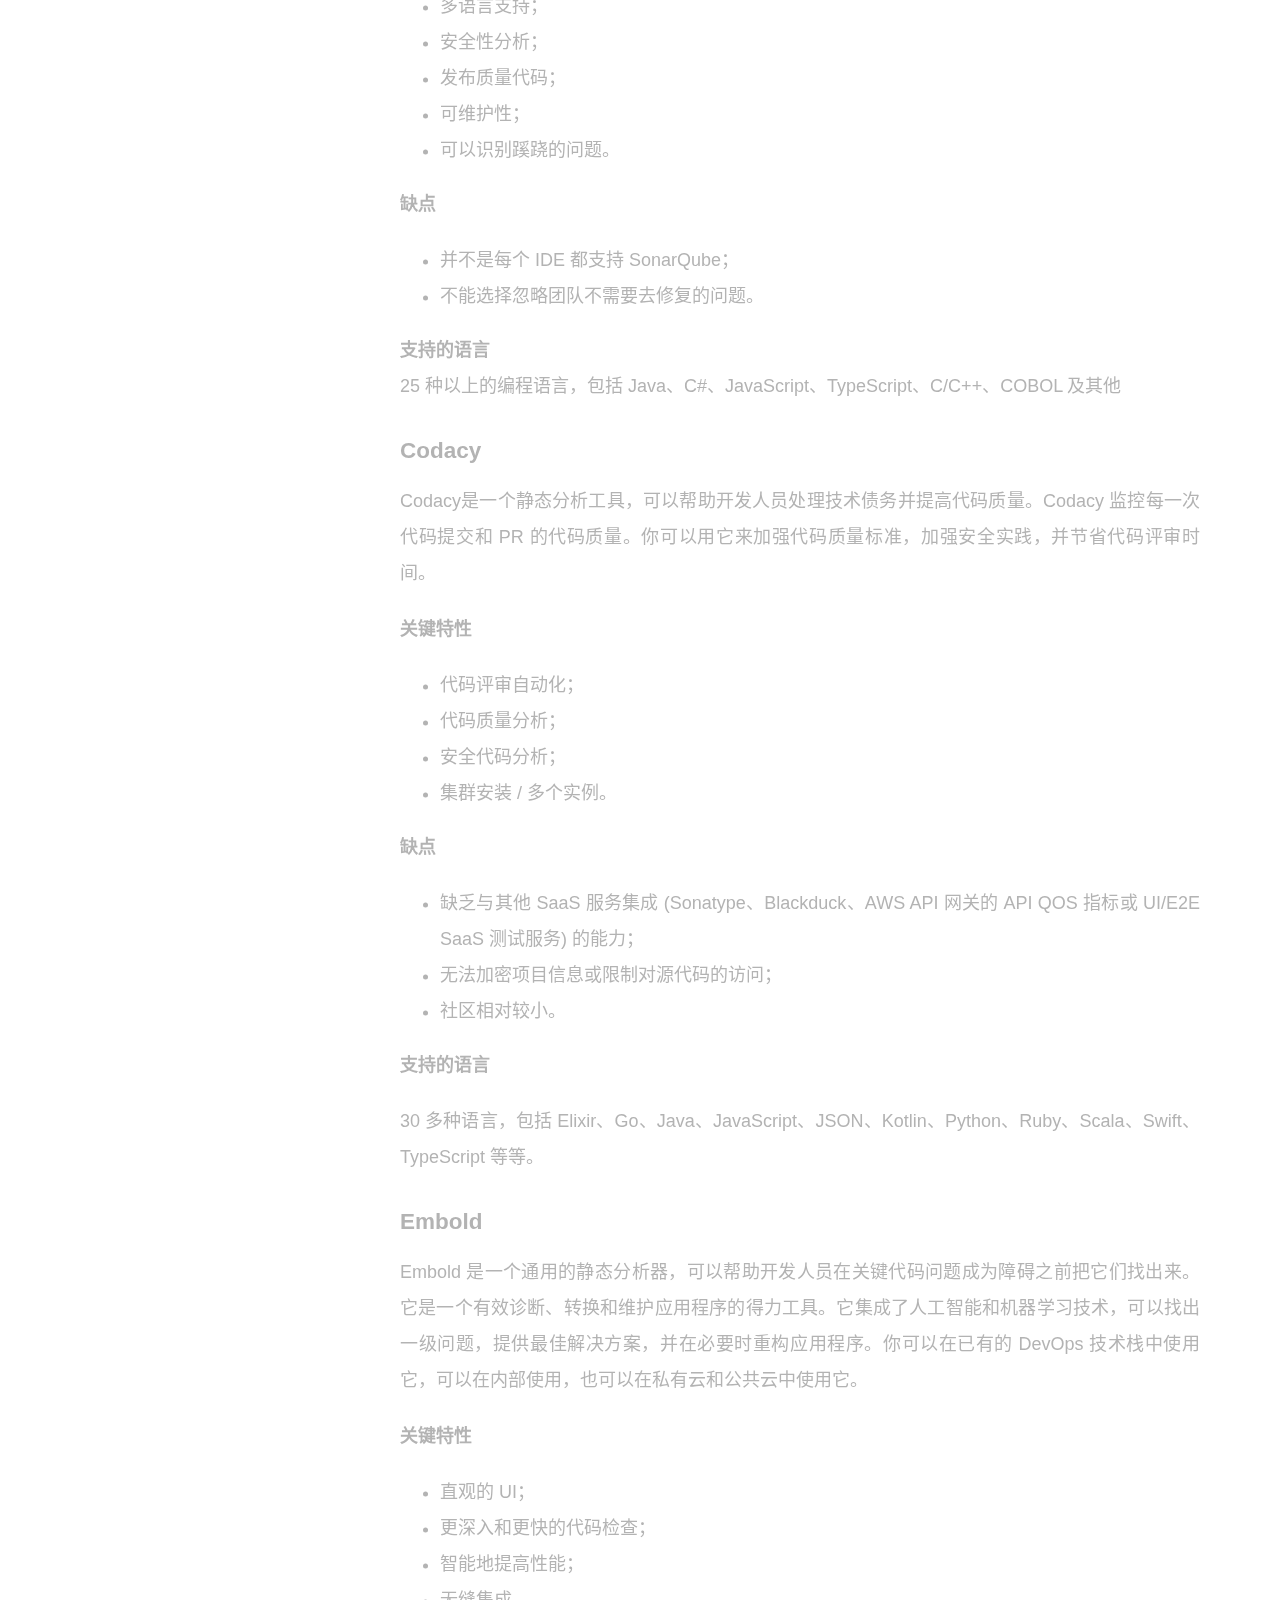
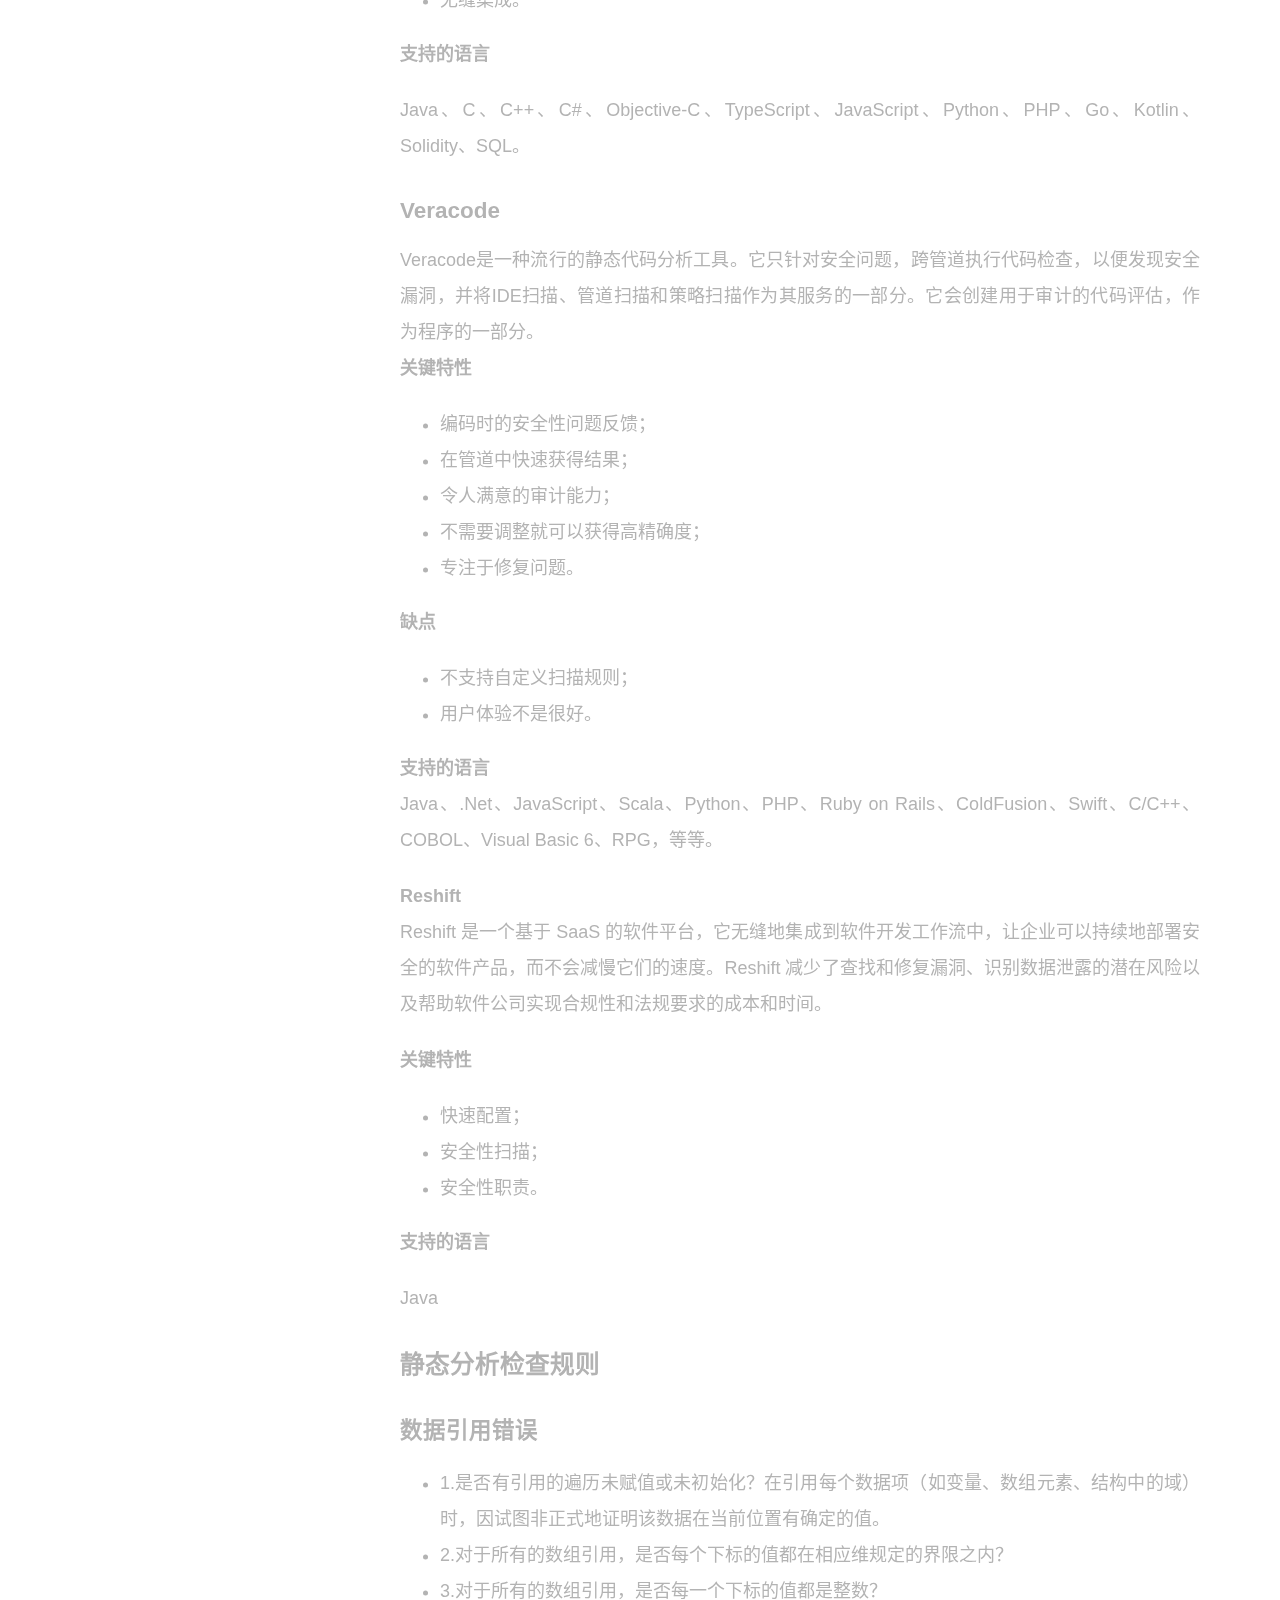
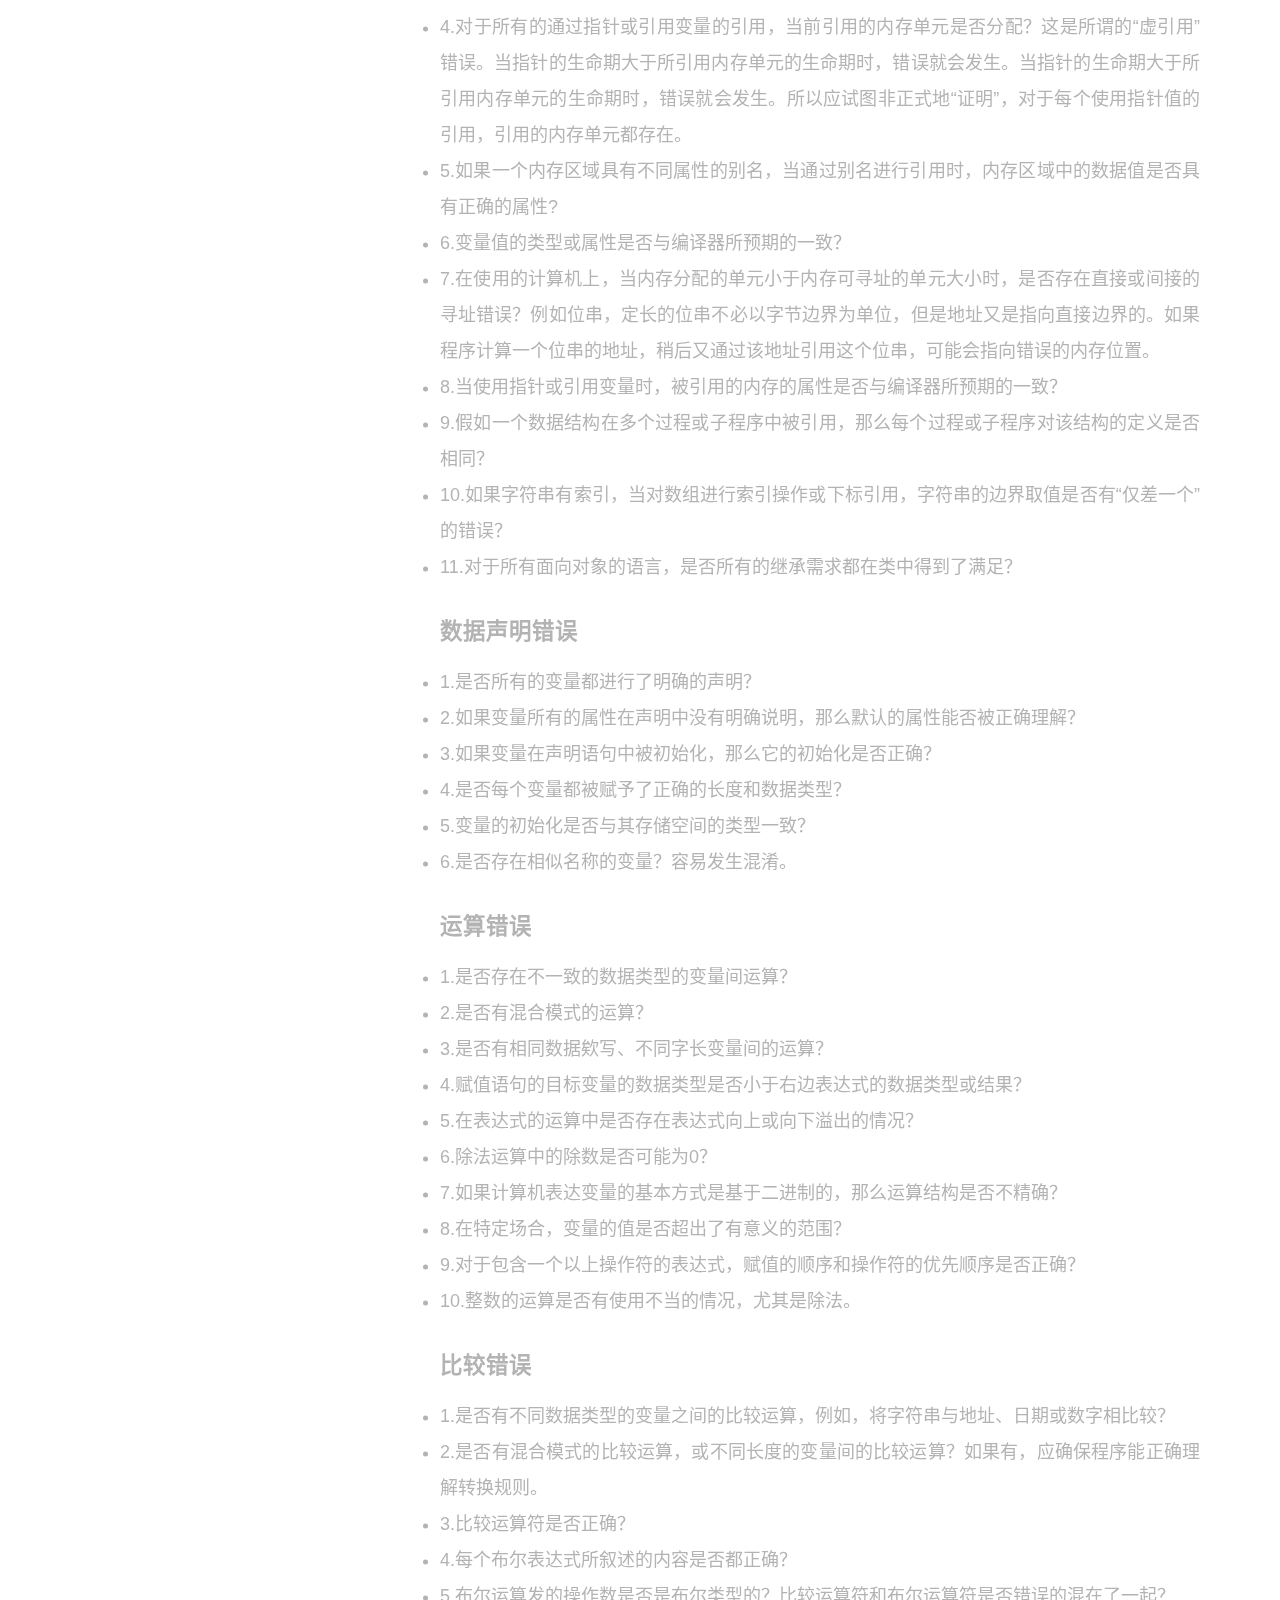
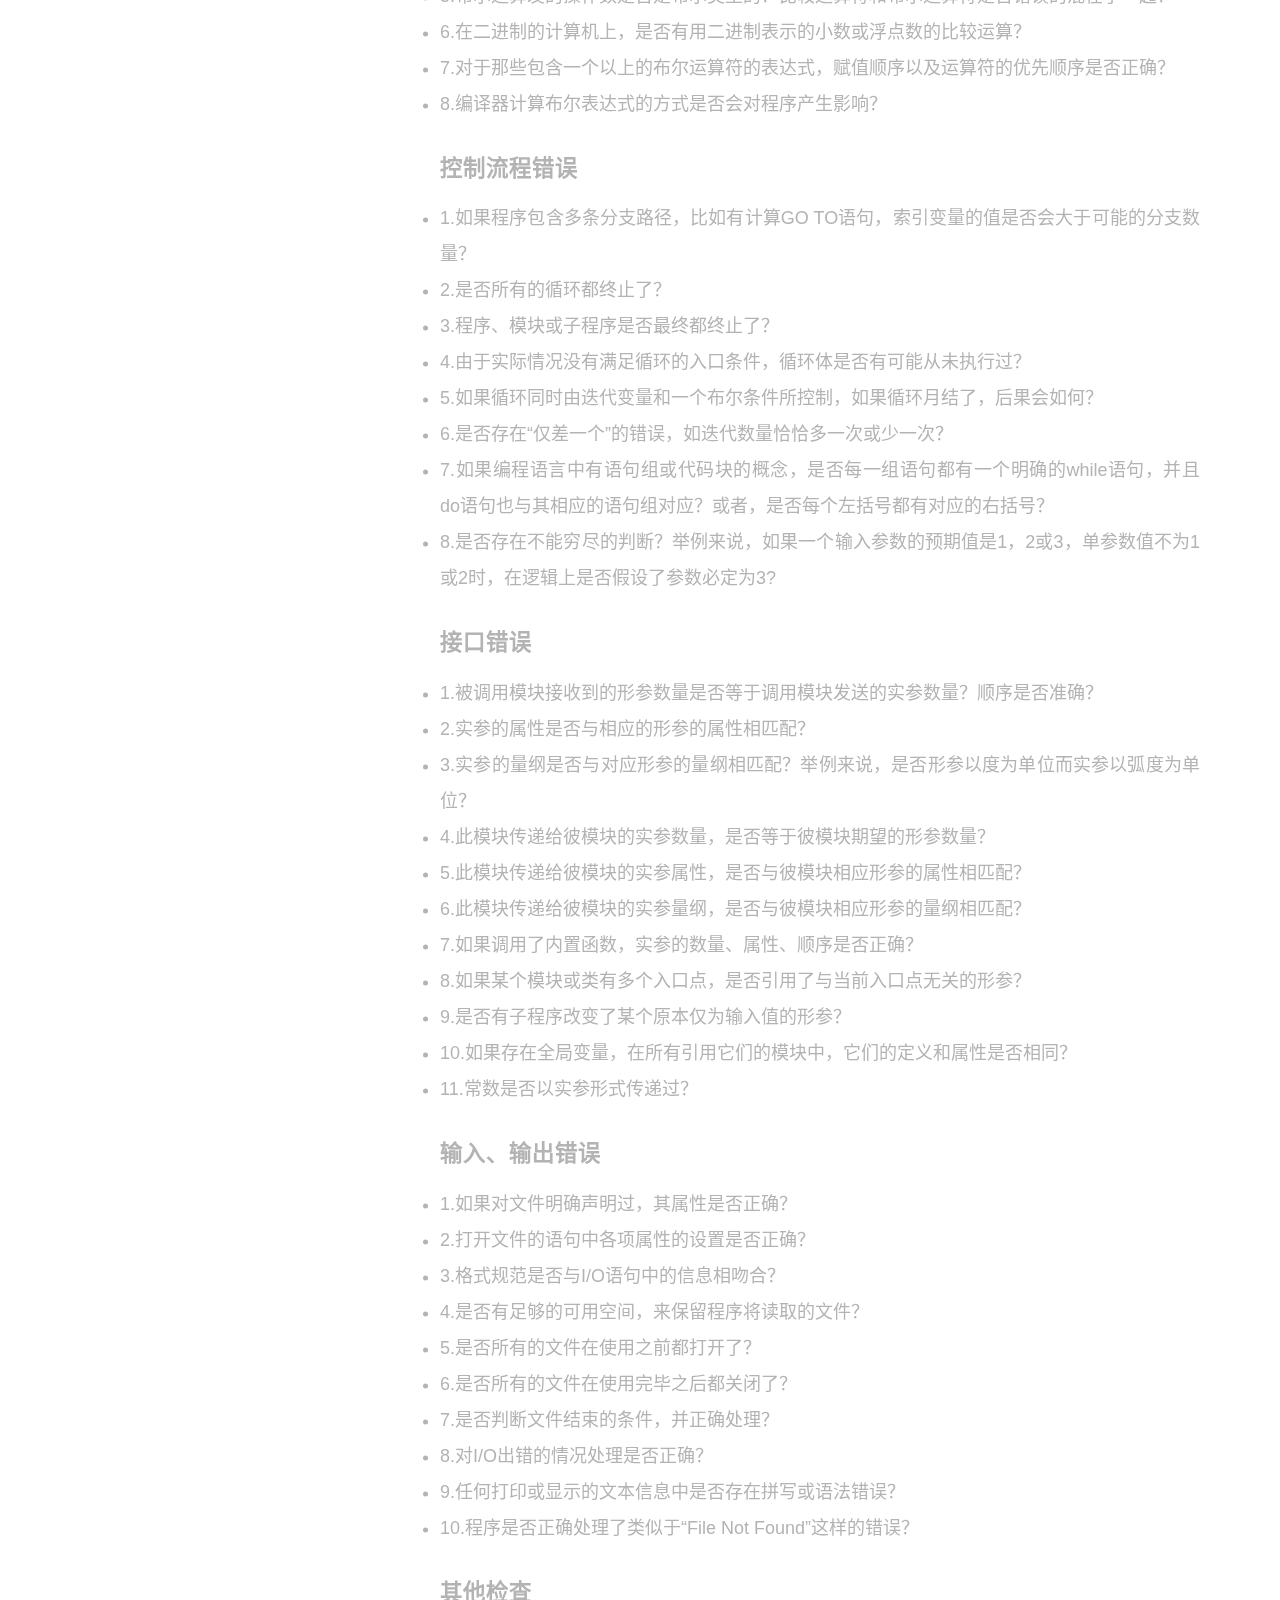
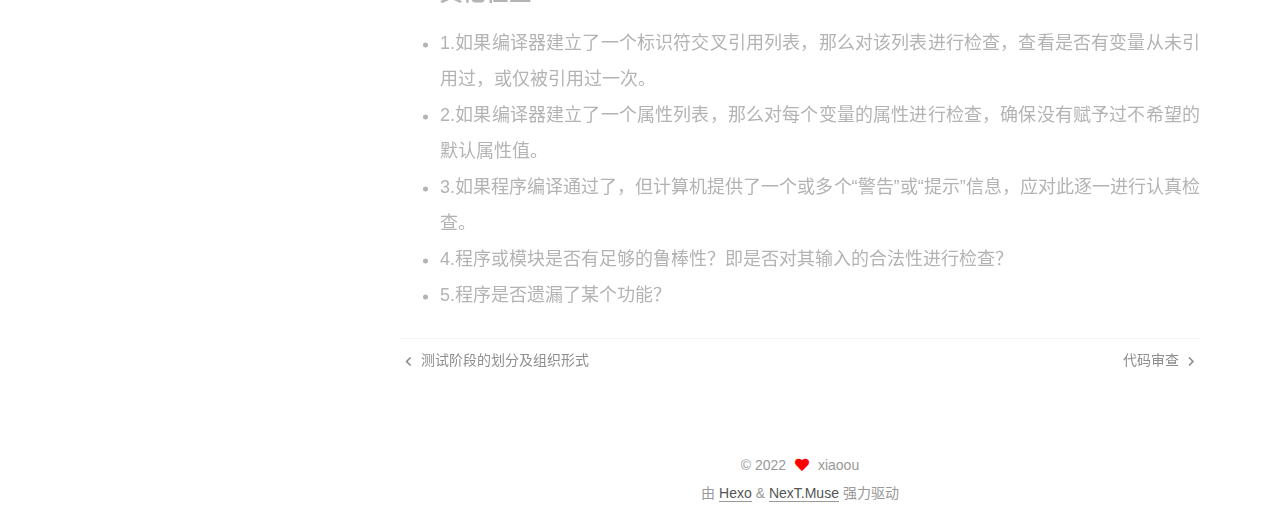
<file: 2022/06/07/静态分析检测工具及规则/index.html>
<!DOCTYPE html>
<html lang="zh-CN">
<head>
  <meta charset="UTF-8">
<meta name="viewport" content="width=device-width, initial-scale=1, maximum-scale=2">
<meta name="theme-color" content="#222">
<meta name="generator" content="Hexo 5.4.1">
  <link rel="apple-touch-icon" sizes="180x180" href="/images/apple-touch-icon-next.png">
  <link rel="icon" type="image/png" sizes="32x32" href="/images/favicon-32x32-next.png">
  <link rel="icon" type="image/png" sizes="16x16" href="/images/favicon-16x16-next.png">
  <link rel="mask-icon" href="/images/logo.svg" color="#222">

<link rel="stylesheet" href="/css/main.css">


<link rel="stylesheet" href="/lib/font-awesome/css/all.min.css">

<script id="hexo-configurations">
    var NexT = window.NexT || {};
    var CONFIG = {"hostname":"oushaohua.github.io","root":"/","scheme":"Muse","version":"7.8.0","exturl":false,"sidebar":{"position":"left","display":"post","padding":18,"offset":12,"onmobile":false},"copycode":{"enable":false,"show_result":false,"style":null},"back2top":{"enable":true,"sidebar":false,"scrollpercent":false},"bookmark":{"enable":false,"color":"#222","save":"auto"},"fancybox":false,"mediumzoom":false,"lazyload":false,"pangu":false,"comments":{"style":"tabs","active":null,"storage":true,"lazyload":false,"nav":null},"algolia":{"hits":{"per_page":10},"labels":{"input_placeholder":"Search for Posts","hits_empty":"We didn't find any results for the search: ${query}","hits_stats":"${hits} results found in ${time} ms"}},"localsearch":{"enable":false,"trigger":"auto","top_n_per_article":1,"unescape":false,"preload":false},"motion":{"enable":true,"async":false,"transition":{"post_block":"fadeIn","post_header":"slideDownIn","post_body":"slideDownIn","coll_header":"slideLeftIn","sidebar":"slideUpIn"}}};
  </script>

  <meta name="description" content="静态分析检查工具DeepSourceDeepSource可以帮你在代码评审期间自动发现并修复代码中的问题。它可以与 Bitbucket、GitHub 或 GitLab 帐户集成。这个工具可以找出反模式、bug 风险、性能问题。DeepSource 还会生成并跟踪各种指标（例如依赖项计数、文档覆盖率等）。分析器先发现文件级别的问题 (如在特定位置发现反模式)，并进一步发现代码库级别的问题 (如发现有">
<meta property="og:type" content="article">
<meta property="og:title" content="静态分析检测工具及规则">
<meta property="og:url" content="https://oushaohua.github.io/2022/06/07/%E9%9D%99%E6%80%81%E5%88%86%E6%9E%90%E6%A3%80%E6%B5%8B%E5%B7%A5%E5%85%B7%E5%8F%8A%E8%A7%84%E5%88%99/index.html">
<meta property="og:site_name" content="xiaoou">
<meta property="og:description" content="静态分析检查工具DeepSourceDeepSource可以帮你在代码评审期间自动发现并修复代码中的问题。它可以与 Bitbucket、GitHub 或 GitLab 帐户集成。这个工具可以找出反模式、bug 风险、性能问题。DeepSource 还会生成并跟踪各种指标（例如依赖项计数、文档覆盖率等）。分析器先发现文件级别的问题 (如在特定位置发现反模式)，并进一步发现代码库级别的问题 (如发现有">
<meta property="og:locale" content="zh_CN">
<meta property="article:published_time" content="2022-06-07T14:04:12.000Z">
<meta property="article:modified_time" content="2022-06-14T15:02:20.000Z">
<meta property="article:author" content="xiaoou">
<meta name="twitter:card" content="summary">

<link rel="canonical" href="https://oushaohua.github.io/2022/06/07/%E9%9D%99%E6%80%81%E5%88%86%E6%9E%90%E6%A3%80%E6%B5%8B%E5%B7%A5%E5%85%B7%E5%8F%8A%E8%A7%84%E5%88%99/">


<script id="page-configurations">
  // https://hexo.io/docs/variables.html
  CONFIG.page = {
    sidebar: "",
    isHome : false,
    isPost : true,
    lang   : 'zh-CN'
  };
</script>

  <title>静态分析检测工具及规则 | xiaoou</title>
  






  <noscript>
  <style>
  .use-motion .brand,
  .use-motion .menu-item,
  .sidebar-inner,
  .use-motion .post-block,
  .use-motion .pagination,
  .use-motion .comments,
  .use-motion .post-header,
  .use-motion .post-body,
  .use-motion .collection-header { opacity: initial; }

  .use-motion .site-title,
  .use-motion .site-subtitle {
    opacity: initial;
    top: initial;
  }

  .use-motion .logo-line-before i { left: initial; }
  .use-motion .logo-line-after i { right: initial; }
  </style>
</noscript>

</head>

<body itemscope itemtype="http://schema.org/WebPage">
  <div class="container use-motion">
    <div class="headband"></div>

    <header class="header" itemscope itemtype="http://schema.org/WPHeader">
      <div class="header-inner"><div class="site-brand-container">
  <div class="site-nav-toggle">
    <div class="toggle" aria-label="切换导航栏">
      <span class="toggle-line toggle-line-first"></span>
      <span class="toggle-line toggle-line-middle"></span>
      <span class="toggle-line toggle-line-last"></span>
    </div>
  </div>

  <div class="site-meta">

    <a href="/" class="brand" rel="start">
      <span class="logo-line-before"><i></i></span>
      <h1 class="site-title">xiaoou</h1>
      <span class="logo-line-after"><i></i></span>
    </a>
  </div>

  <div class="site-nav-right">
    <div class="toggle popup-trigger">
    </div>
  </div>
</div>




<nav class="site-nav">
  <ul id="menu" class="main-menu menu">
        <li class="menu-item menu-item-home">

    <a href="/" rel="section"><i class="fa fa-home fa-fw"></i>首页</a>

  </li>
        <li class="menu-item menu-item-archives">

    <a href="/archives/" rel="section"><i class="fa fa-archive fa-fw"></i>归档</a>

  </li>
  </ul>
</nav>




</div>
    </header>

    
  <div class="back-to-top">
    <i class="fa fa-arrow-up"></i>
    <span>0%</span>
  </div>


    <main class="main">
      <div class="main-inner">
        <div class="content-wrap">
          

          <div class="content post posts-expand">
            

    
  
  
  <article itemscope itemtype="http://schema.org/Article" class="post-block" lang="zh-CN">
    <link itemprop="mainEntityOfPage" href="https://oushaohua.github.io/2022/06/07/%E9%9D%99%E6%80%81%E5%88%86%E6%9E%90%E6%A3%80%E6%B5%8B%E5%B7%A5%E5%85%B7%E5%8F%8A%E8%A7%84%E5%88%99/">

    <span hidden itemprop="author" itemscope itemtype="http://schema.org/Person">
      <meta itemprop="image" content="/images/avatar.gif">
      <meta itemprop="name" content="xiaoou">
      <meta itemprop="description" content="">
    </span>

    <span hidden itemprop="publisher" itemscope itemtype="http://schema.org/Organization">
      <meta itemprop="name" content="xiaoou">
    </span>
      <header class="post-header">
        <h1 class="post-title" itemprop="name headline">
          静态分析检测工具及规则
        </h1>

        <div class="post-meta">
            <span class="post-meta-item">
              <span class="post-meta-item-icon">
                <i class="far fa-calendar"></i>
              </span>
              <span class="post-meta-item-text">发表于</span>

              <time title="创建时间：2022-06-07 22:04:12" itemprop="dateCreated datePublished" datetime="2022-06-07T22:04:12+08:00">2022-06-07</time>
            </span>
              <span class="post-meta-item">
                <span class="post-meta-item-icon">
                  <i class="far fa-calendar-check"></i>
                </span>
                <span class="post-meta-item-text">更新于</span>
                <time title="修改时间：2022-06-14 23:02:20" itemprop="dateModified" datetime="2022-06-14T23:02:20+08:00">2022-06-14</time>
              </span>

          

        </div>
      </header>

    
    
    
    <div class="post-body" itemprop="articleBody">

      
        <h2 id="静态分析检查工具"><a href="#静态分析检查工具" class="headerlink" title="静态分析检查工具"></a>静态分析检查工具</h2><h3 id="DeepSource"><a href="#DeepSource" class="headerlink" title="DeepSource"></a>DeepSource</h3><p>DeepSource可以帮你在代码评审期间自动发现并修复代码中的问题。它可以与 Bitbucket、GitHub 或 GitLab 帐户集成。这个工具可以找出反模式、bug 风险、性能问题。DeepSource 还会生成并跟踪各种指标（例如依赖项计数、文档覆盖率等）。分析器先发现文件级别的问题 (如在特定位置发现反模式)，并进一步发现代码库级别的问题 (如发现有些依赖项没有安装)。DeepSource Autofix 会为检测到的问题提出修复建议，并创建一个修复的拉取请求。<br><strong>关键特性</strong></p>
<ul>
<li>单个文件配置</li>
<li>对拉取请求进行质量检查；问题频谱；</li>
<li>单个文件配置；</li>
<li>对拉取请求进行质量检查；问题频谱；</li>
<li>维护活跃度分析器；</li>
<li>可以详细了解每一个问题；</li>
<li>跟踪代码指标；</li>
<li>定制分析，可以忽略掉一些问题；</li>
<li>分析器可以为经常发生的问题提出修复建议，如果允许的话，它们还可以创建修复过的拉取请求；</li>
<li>对每个代码提交和拉取请求进行 Black、YAPF、Go fmt 等代码格式化。不需要进行 CI 设置。</li>
</ul>
<p><strong>支持的语言</strong>  </p>
<p>Python、JavaScript、Go、Ruby、Java、Docker、SQL、Terraform、Shell，以及 TestIdentify 和修复 bug 风险、提交代码中的反模式、性能问题和安全缺陷。</p>
<h3 id="SonarQube"><a href="#SonarQube" class="headerlink" title="SonarQube"></a>SonarQube</h3><p>SonarQube 是一种很流行的静态分析工具，用于持续检查代码库的代码质量和安全性，并在代码评审期间指导开发团队。SonarQube可与CI&#x2F;CD集成，进行自动化代码检查。它还提供了质量管理工具帮你主动纠正错误：IDE 集成、Jenkins 集成和代码评审工具。  </p>
<p><strong>关键特性</strong></p>
<ul>
<li>多语言支持；</li>
<li>安全性分析；</li>
<li>发布质量代码；</li>
<li>可维护性；</li>
<li>可以识别蹊跷的问题。</li>
</ul>
<p><strong>缺点</strong> </p>
<ul>
<li>并不是每个 IDE 都支持 SonarQube；</li>
<li>不能选择忽略团队不需要去修复的问题。</li>
</ul>
<p><strong>支持的语言</strong><br>25 种以上的编程语言，包括 Java、C#、JavaScript、TypeScript、C&#x2F;C++、COBOL 及其他</p>
<h3 id="Codacy"><a href="#Codacy" class="headerlink" title="Codacy"></a>Codacy</h3><p>Codacy是一个静态分析工具，可以帮助开发人员处理技术债务并提高代码质量。Codacy 监控每一次代码提交和 PR 的代码质量。你可以用它来加强代码质量标准，加强安全实践，并节省代码评审时间。  </p>
<p><strong>关键特性</strong></p>
<ul>
<li>代码评审自动化；</li>
<li>代码质量分析；</li>
<li>安全代码分析；</li>
<li>集群安装 &#x2F; 多个实例。</li>
</ul>
<p><strong>缺点</strong></p>
<ul>
<li>缺乏与其他 SaaS 服务集成 (Sonatype、Blackduck、AWS API 网关的 API QOS 指标或 UI&#x2F;E2E SaaS 测试服务) 的能力；</li>
<li>无法加密项目信息或限制对源代码的访问；</li>
<li>社区相对较小。</li>
</ul>
<p><strong>支持的语言</strong>  </p>
<p>30 多种语言，包括 Elixir、Go、Java、JavaScript、JSON、Kotlin、Python、Ruby、Scala、Swift、TypeScript 等等。</p>
<h3 id="Embold"><a href="#Embold" class="headerlink" title="Embold"></a>Embold</h3><p>Embold 是一个通用的静态分析器，可以帮助开发人员在关键代码问题成为障碍之前把它们找出来。它是一个有效诊断、转换和维护应用程序的得力工具。它集成了人工智能和机器学习技术，可以找出一级问题，提供最佳解决方案，并在必要时重构应用程序。你可以在已有的 DevOps 技术栈中使用它，可以在内部使用，也可以在私有云和公共云中使用它。  </p>
<p><strong>关键特性</strong></p>
<ul>
<li>直观的 UI；</li>
<li>更深入和更快的代码检查；</li>
<li>智能地提高性能；</li>
<li>无缝集成。</li>
</ul>
<p><strong>支持的语言</strong>  </p>
<p>Java、C、C++、C#、Objective-C、TypeScript、JavaScript、Python、PHP、Go、Kotlin、Solidity、SQL。</p>
<h3 id="Veracode"><a href="#Veracode" class="headerlink" title="Veracode"></a>Veracode</h3><p>Veracode是一种流行的静态代码分析工具。它只针对安全问题，跨管道执行代码检查，以便发现安全漏洞，并将IDE扫描、管道扫描和策略扫描作为其服务的一部分。它会创建用于审计的代码评估，作为程序的一部分。<br><strong>关键特性</strong>  </p>
<ul>
<li>编码时的安全性问题反馈；</li>
<li>在管道中快速获得结果；</li>
<li>令人满意的审计能力；</li>
<li>不需要调整就可以获得高精确度；</li>
<li>专注于修复问题。</li>
</ul>
<p><strong>缺点</strong>  </p>
<ul>
<li>不支持自定义扫描规则；</li>
<li>用户体验不是很好。</li>
</ul>
<p><strong>支持的语言</strong><br>Java、.Net、JavaScript、Scala、Python、PHP、Ruby on Rails、ColdFusion、Swift、C&#x2F;C++、COBOL、Visual Basic 6、RPG，等等。  </p>
<p><strong>Reshift</strong><br>Reshift 是一个基于 SaaS 的软件平台，它无缝地集成到软件开发工作流中，让企业可以持续地部署安全的软件产品，而不会减慢它们的速度。Reshift 减少了查找和修复漏洞、识别数据泄露的潜在风险以及帮助软件公司实现合规性和法规要求的成本和时间。  </p>
<p><strong>关键特性</strong>  </p>
<ul>
<li>快速配置；</li>
<li>安全性扫描；</li>
<li>安全性职责。</li>
</ul>
<p><strong>支持的语言</strong>  </p>
<p>Java</p>
<h2 id="静态分析检查规则"><a href="#静态分析检查规则" class="headerlink" title="静态分析检查规则"></a>静态分析检查规则</h2><h3 id="数据引用错误"><a href="#数据引用错误" class="headerlink" title="数据引用错误"></a>数据引用错误</h3><ul>
<li>1.是否有引用的遍历未赋值或未初始化？在引用每个数据项（如变量、数组元素、结构中的域）时，因试图非正式地证明该数据在当前位置有确定的值。</li>
<li>2.对于所有的数组引用，是否每个下标的值都在相应维规定的界限之内？</li>
<li>3.对于所有的数组引用，是否每一个下标的值都是整数？</li>
<li>4.对于所有的通过指针或引用变量的引用，当前引用的内存单元是否分配？这是所谓的“虚引用”错误。当指针的生命期大于所引用内存单元的生命期时，错误就会发生。当指针的生命期大于所引用内存单元的生命期时，错误就会发生。所以应试图非正式地“证明”，对于每个使用指针值的引用，引用的内存单元都存在。</li>
<li>5.如果一个内存区域具有不同属性的别名，当通过别名进行引用时，内存区域中的数据值是否具有正确的属性?</li>
<li>6.变量值的类型或属性是否与编译器所预期的一致？</li>
<li>7.在使用的计算机上，当内存分配的单元小于内存可寻址的单元大小时，是否存在直接或间接的寻址错误？例如位串，定长的位串不必以字节边界为单位，但是地址又是指向直接边界的。如果程序计算一个位串的地址，稍后又通过该地址引用这个位串，可能会指向错误的内存位置。</li>
<li>8.当使用指针或引用变量时，被引用的内存的属性是否与编译器所预期的一致？</li>
<li>9.假如一个数据结构在多个过程或子程序中被引用，那么每个过程或子程序对该结构的定义是否相同？</li>
<li>10.如果字符串有索引，当对数组进行索引操作或下标引用，字符串的边界取值是否有“仅差一个”的错误？</li>
<li>11.对于所有面向对象的语言，是否所有的继承需求都在类中得到了满足？<h3 id="数据声明错误"><a href="#数据声明错误" class="headerlink" title="数据声明错误"></a>数据声明错误</h3></li>
<li>1.是否所有的变量都进行了明确的声明？</li>
<li>2.如果变量所有的属性在声明中没有明确说明，那么默认的属性能否被正确理解？</li>
<li>3.如果变量在声明语句中被初始化，那么它的初始化是否正确？</li>
<li>4.是否每个变量都被赋予了正确的长度和数据类型？</li>
<li>5.变量的初始化是否与其存储空间的类型一致？</li>
<li>6.是否存在相似名称的变量？容易发生混淆。<h3 id="运算错误"><a href="#运算错误" class="headerlink" title="运算错误"></a>运算错误</h3></li>
<li>1.是否存在不一致的数据类型的变量间运算？</li>
<li>2.是否有混合模式的运算？</li>
<li>3.是否有相同数据欸写、不同字长变量间的运算？</li>
<li>4.赋值语句的目标变量的数据类型是否小于右边表达式的数据类型或结果？</li>
<li>5.在表达式的运算中是否存在表达式向上或向下溢出的情况？</li>
<li>6.除法运算中的除数是否可能为0？</li>
<li>7.如果计算机表达变量的基本方式是基于二进制的，那么运算结构是否不精确？</li>
<li>8.在特定场合，变量的值是否超出了有意义的范围？</li>
<li>9.对于包含一个以上操作符的表达式，赋值的顺序和操作符的优先顺序是否正确？</li>
<li>10.整数的运算是否有使用不当的情况，尤其是除法。<h3 id="比较错误"><a href="#比较错误" class="headerlink" title="比较错误"></a>比较错误</h3></li>
<li>1.是否有不同数据类型的变量之间的比较运算，例如，将字符串与地址、日期或数字相比较？</li>
<li>2.是否有混合模式的比较运算，或不同长度的变量间的比较运算？如果有，应确保程序能正确理解转换规则。</li>
<li>3.比较运算符是否正确？</li>
<li>4.每个布尔表达式所叙述的内容是否都正确？</li>
<li>5.布尔运算发的操作数是否是布尔类型的？比较运算符和布尔运算符是否错误的混在了一起？</li>
<li>6.在二进制的计算机上，是否有用二进制表示的小数或浮点数的比较运算？</li>
<li>7.对于那些包含一个以上的布尔运算符的表达式，赋值顺序以及运算符的优先顺序是否正确？</li>
<li>8.编译器计算布尔表达式的方式是否会对程序产生影响？<h3 id="控制流程错误"><a href="#控制流程错误" class="headerlink" title="控制流程错误"></a>控制流程错误</h3></li>
<li>1.如果程序包含多条分支路径，比如有计算GO TO语句，索引变量的值是否会大于可能的分支数量？</li>
<li>2.是否所有的循环都终止了？</li>
<li>3.程序、模块或子程序是否最终都终止了？</li>
<li>4.由于实际情况没有满足循环的入口条件，循环体是否有可能从未执行过？</li>
<li>5.如果循环同时由迭代变量和一个布尔条件所控制，如果循环月结了，后果会如何？</li>
<li>6.是否存在“仅差一个”的错误，如迭代数量恰恰多一次或少一次？</li>
<li>7.如果编程语言中有语句组或代码块的概念，是否每一组语句都有一个明确的while语句，并且do语句也与其相应的语句组对应？或者，是否每个左括号都有对应的右括号？</li>
<li>8.是否存在不能穷尽的判断？举例来说，如果一个输入参数的预期值是1，2或3，单参数值不为1或2时，在逻辑上是否假设了参数必定为3?<h3 id="接口错误"><a href="#接口错误" class="headerlink" title="接口错误"></a>接口错误</h3></li>
<li>1.被调用模块接收到的形参数量是否等于调用模块发送的实参数量？顺序是否准确？</li>
<li>2.实参的属性是否与相应的形参的属性相匹配？</li>
<li>3.实参的量纲是否与对应形参的量纲相匹配？举例来说，是否形参以度为单位而实参以弧度为单位？</li>
<li>4.此模块传递给彼模块的实参数量，是否等于彼模块期望的形参数量？</li>
<li>5.此模块传递给彼模块的实参属性，是否与彼模块相应形参的属性相匹配？</li>
<li>6.此模块传递给彼模块的实参量纲，是否与彼模块相应形参的量纲相匹配？</li>
<li>7.如果调用了内置函数，实参的数量、属性、顺序是否正确？</li>
<li>8.如果某个模块或类有多个入口点，是否引用了与当前入口点无关的形参？</li>
<li>9.是否有子程序改变了某个原本仅为输入值的形参？</li>
<li>10.如果存在全局变量，在所有引用它们的模块中，它们的定义和属性是否相同？</li>
<li>11.常数是否以实参形式传递过？<h3 id="输入、输出错误"><a href="#输入、输出错误" class="headerlink" title="输入、输出错误"></a>输入、输出错误</h3></li>
<li>1.如果对文件明确声明过，其属性是否正确？</li>
<li>2.打开文件的语句中各项属性的设置是否正确？</li>
<li>3.格式规范是否与I&#x2F;O语句中的信息相吻合？</li>
<li>4.是否有足够的可用空间，来保留程序将读取的文件？</li>
<li>5.是否所有的文件在使用之前都打开了？</li>
<li>6.是否所有的文件在使用完毕之后都关闭了？</li>
<li>7.是否判断文件结束的条件，并正确处理？</li>
<li>8.对I&#x2F;O出错的情况处理是否正确？</li>
<li>9.任何打印或显示的文本信息中是否存在拼写或语法错误？</li>
<li>10.程序是否正确处理了类似于“File Not Found”这样的错误？<h3 id="其他检查"><a href="#其他检查" class="headerlink" title="其他检查"></a>其他检查</h3></li>
<li>1.如果编译器建立了一个标识符交叉引用列表，那么对该列表进行检查，查看是否有变量从未引用过，或仅被引用过一次。</li>
<li>2.如果编译器建立了一个属性列表，那么对每个变量的属性进行检查，确保没有赋予过不希望的默认属性值。</li>
<li>3.如果程序编译通过了，但计算机提供了一个或多个“警告”或“提示”信息，应对此逐一进行认真检查。</li>
<li>4.程序或模块是否有足够的鲁棒性？即是否对其输入的合法性进行检查？</li>
<li>5.程序是否遗漏了某个功能？</li>
</ul>

    </div>

    
    
    

      <footer class="post-footer">

        


        
    <div class="post-nav">
      <div class="post-nav-item">
    <a href="/2022/06/06/%E6%B5%8B%E8%AF%95%E9%98%B6%E6%AE%B5%E7%9A%84%E5%88%92%E5%88%86%E5%8F%8A%E7%BB%84%E7%BB%87%E5%BD%A2%E5%BC%8F/" rel="prev" title="测试阶段的划分及组织形式">
      <i class="fa fa-chevron-left"></i> 测试阶段的划分及组织形式
    </a></div>
      <div class="post-nav-item">
    <a href="/2022/06/14/%E4%BB%A3%E7%A0%81%E5%AE%A1%E6%9F%A5/" rel="next" title="代码审查">
      代码审查 <i class="fa fa-chevron-right"></i>
    </a></div>
    </div>
      </footer>
    
  </article>
  
  
  



          </div>
          

<script>
  window.addEventListener('tabs:register', () => {
    let { activeClass } = CONFIG.comments;
    if (CONFIG.comments.storage) {
      activeClass = localStorage.getItem('comments_active') || activeClass;
    }
    if (activeClass) {
      let activeTab = document.querySelector(`a[href="#comment-${activeClass}"]`);
      if (activeTab) {
        activeTab.click();
      }
    }
  });
  if (CONFIG.comments.storage) {
    window.addEventListener('tabs:click', event => {
      if (!event.target.matches('.tabs-comment .tab-content .tab-pane')) return;
      let commentClass = event.target.classList[1];
      localStorage.setItem('comments_active', commentClass);
    });
  }
</script>

        </div>
          
  
  <div class="toggle sidebar-toggle">
    <span class="toggle-line toggle-line-first"></span>
    <span class="toggle-line toggle-line-middle"></span>
    <span class="toggle-line toggle-line-last"></span>
  </div>

  <aside class="sidebar">
    <div class="sidebar-inner">

      <ul class="sidebar-nav motion-element">
        <li class="sidebar-nav-toc">
          文章目录
        </li>
        <li class="sidebar-nav-overview">
          站点概览
        </li>
      </ul>

      <!--noindex-->
      <div class="post-toc-wrap sidebar-panel">
          <div class="post-toc motion-element"><ol class="nav"><li class="nav-item nav-level-2"><a class="nav-link" href="#%E9%9D%99%E6%80%81%E5%88%86%E6%9E%90%E6%A3%80%E6%9F%A5%E5%B7%A5%E5%85%B7"><span class="nav-number">1.</span> <span class="nav-text">静态分析检查工具</span></a><ol class="nav-child"><li class="nav-item nav-level-3"><a class="nav-link" href="#DeepSource"><span class="nav-number">1.1.</span> <span class="nav-text">DeepSource</span></a></li><li class="nav-item nav-level-3"><a class="nav-link" href="#SonarQube"><span class="nav-number">1.2.</span> <span class="nav-text">SonarQube</span></a></li><li class="nav-item nav-level-3"><a class="nav-link" href="#Codacy"><span class="nav-number">1.3.</span> <span class="nav-text">Codacy</span></a></li><li class="nav-item nav-level-3"><a class="nav-link" href="#Embold"><span class="nav-number">1.4.</span> <span class="nav-text">Embold</span></a></li><li class="nav-item nav-level-3"><a class="nav-link" href="#Veracode"><span class="nav-number">1.5.</span> <span class="nav-text">Veracode</span></a></li></ol></li><li class="nav-item nav-level-2"><a class="nav-link" href="#%E9%9D%99%E6%80%81%E5%88%86%E6%9E%90%E6%A3%80%E6%9F%A5%E8%A7%84%E5%88%99"><span class="nav-number">2.</span> <span class="nav-text">静态分析检查规则</span></a><ol class="nav-child"><li class="nav-item nav-level-3"><a class="nav-link" href="#%E6%95%B0%E6%8D%AE%E5%BC%95%E7%94%A8%E9%94%99%E8%AF%AF"><span class="nav-number">2.1.</span> <span class="nav-text">数据引用错误</span></a></li><li class="nav-item nav-level-3"><a class="nav-link" href="#%E6%95%B0%E6%8D%AE%E5%A3%B0%E6%98%8E%E9%94%99%E8%AF%AF"><span class="nav-number">2.2.</span> <span class="nav-text">数据声明错误</span></a></li><li class="nav-item nav-level-3"><a class="nav-link" href="#%E8%BF%90%E7%AE%97%E9%94%99%E8%AF%AF"><span class="nav-number">2.3.</span> <span class="nav-text">运算错误</span></a></li><li class="nav-item nav-level-3"><a class="nav-link" href="#%E6%AF%94%E8%BE%83%E9%94%99%E8%AF%AF"><span class="nav-number">2.4.</span> <span class="nav-text">比较错误</span></a></li><li class="nav-item nav-level-3"><a class="nav-link" href="#%E6%8E%A7%E5%88%B6%E6%B5%81%E7%A8%8B%E9%94%99%E8%AF%AF"><span class="nav-number">2.5.</span> <span class="nav-text">控制流程错误</span></a></li><li class="nav-item nav-level-3"><a class="nav-link" href="#%E6%8E%A5%E5%8F%A3%E9%94%99%E8%AF%AF"><span class="nav-number">2.6.</span> <span class="nav-text">接口错误</span></a></li><li class="nav-item nav-level-3"><a class="nav-link" href="#%E8%BE%93%E5%85%A5%E3%80%81%E8%BE%93%E5%87%BA%E9%94%99%E8%AF%AF"><span class="nav-number">2.7.</span> <span class="nav-text">输入、输出错误</span></a></li><li class="nav-item nav-level-3"><a class="nav-link" href="#%E5%85%B6%E4%BB%96%E6%A3%80%E6%9F%A5"><span class="nav-number">2.8.</span> <span class="nav-text">其他检查</span></a></li></ol></li></ol></div>
      </div>
      <!--/noindex-->

      <div class="site-overview-wrap sidebar-panel">
        <div class="site-author motion-element" itemprop="author" itemscope itemtype="http://schema.org/Person">
  <p class="site-author-name" itemprop="name">xiaoou</p>
  <div class="site-description" itemprop="description"></div>
</div>
<div class="site-state-wrap motion-element">
  <nav class="site-state">
      <div class="site-state-item site-state-posts">
          <a href="/archives/">
        
          <span class="site-state-item-count">14</span>
          <span class="site-state-item-name">日志</span>
        </a>
      </div>
  </nav>
</div>



      </div>

    </div>
  </aside>
  <div id="sidebar-dimmer"></div>


      </div>
    </main>

    <footer class="footer">
      <div class="footer-inner">
        

        

<div class="copyright">
  
  &copy; 
  <span itemprop="copyrightYear">2022</span>
  <span class="with-love">
    <i class="fa fa-heart"></i>
  </span>
  <span class="author" itemprop="copyrightHolder">xiaoou</span>
</div>
  <div class="powered-by">由 <a href="https://hexo.io/" class="theme-link" rel="noopener" target="_blank">Hexo</a> & <a href="https://muse.theme-next.org/" class="theme-link" rel="noopener" target="_blank">NexT.Muse</a> 强力驱动
  </div>

        








      </div>
    </footer>
  </div>

  
  <script src="/lib/anime.min.js"></script>
  <script src="/lib/velocity/velocity.min.js"></script>
  <script src="/lib/velocity/velocity.ui.min.js"></script>

<script src="/js/utils.js"></script>

<script src="/js/motion.js"></script>


<script src="/js/schemes/muse.js"></script>


<script src="/js/next-boot.js"></script>




  















  

  

</body>
</html>
</file>
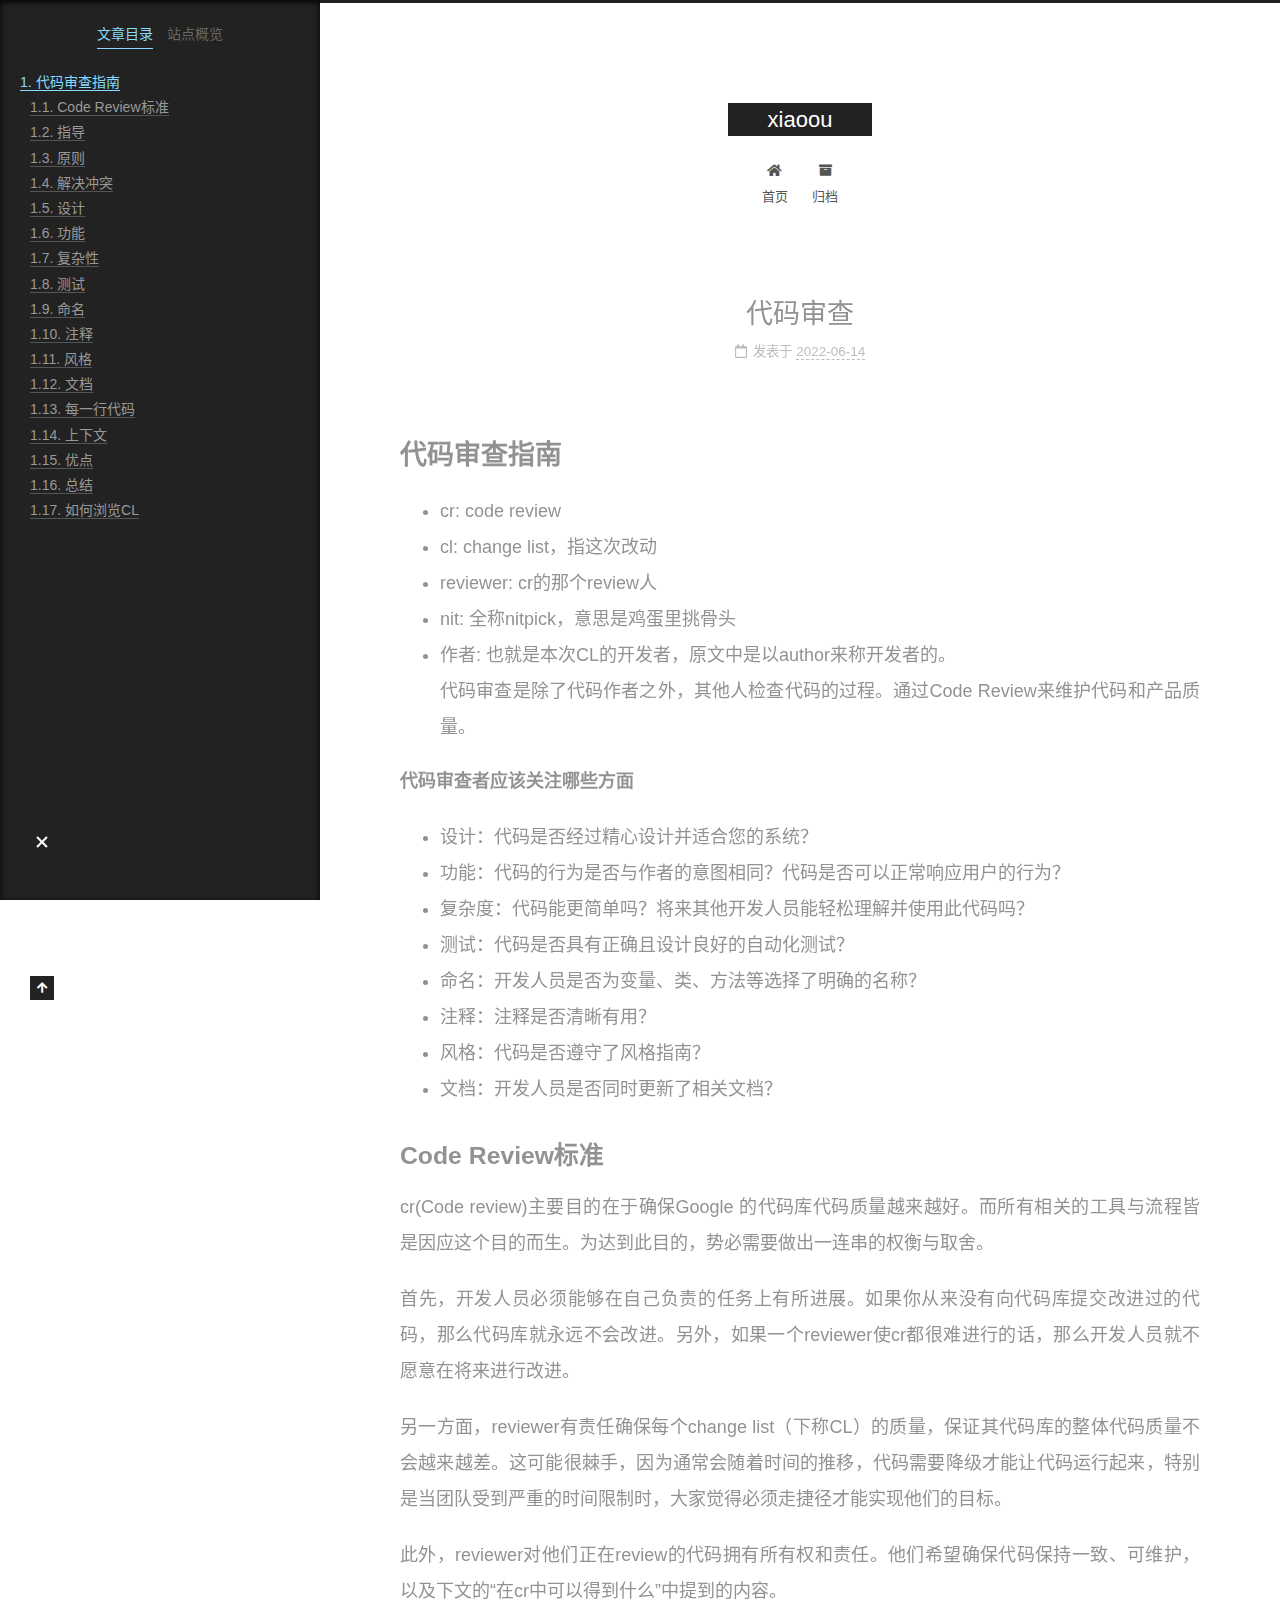
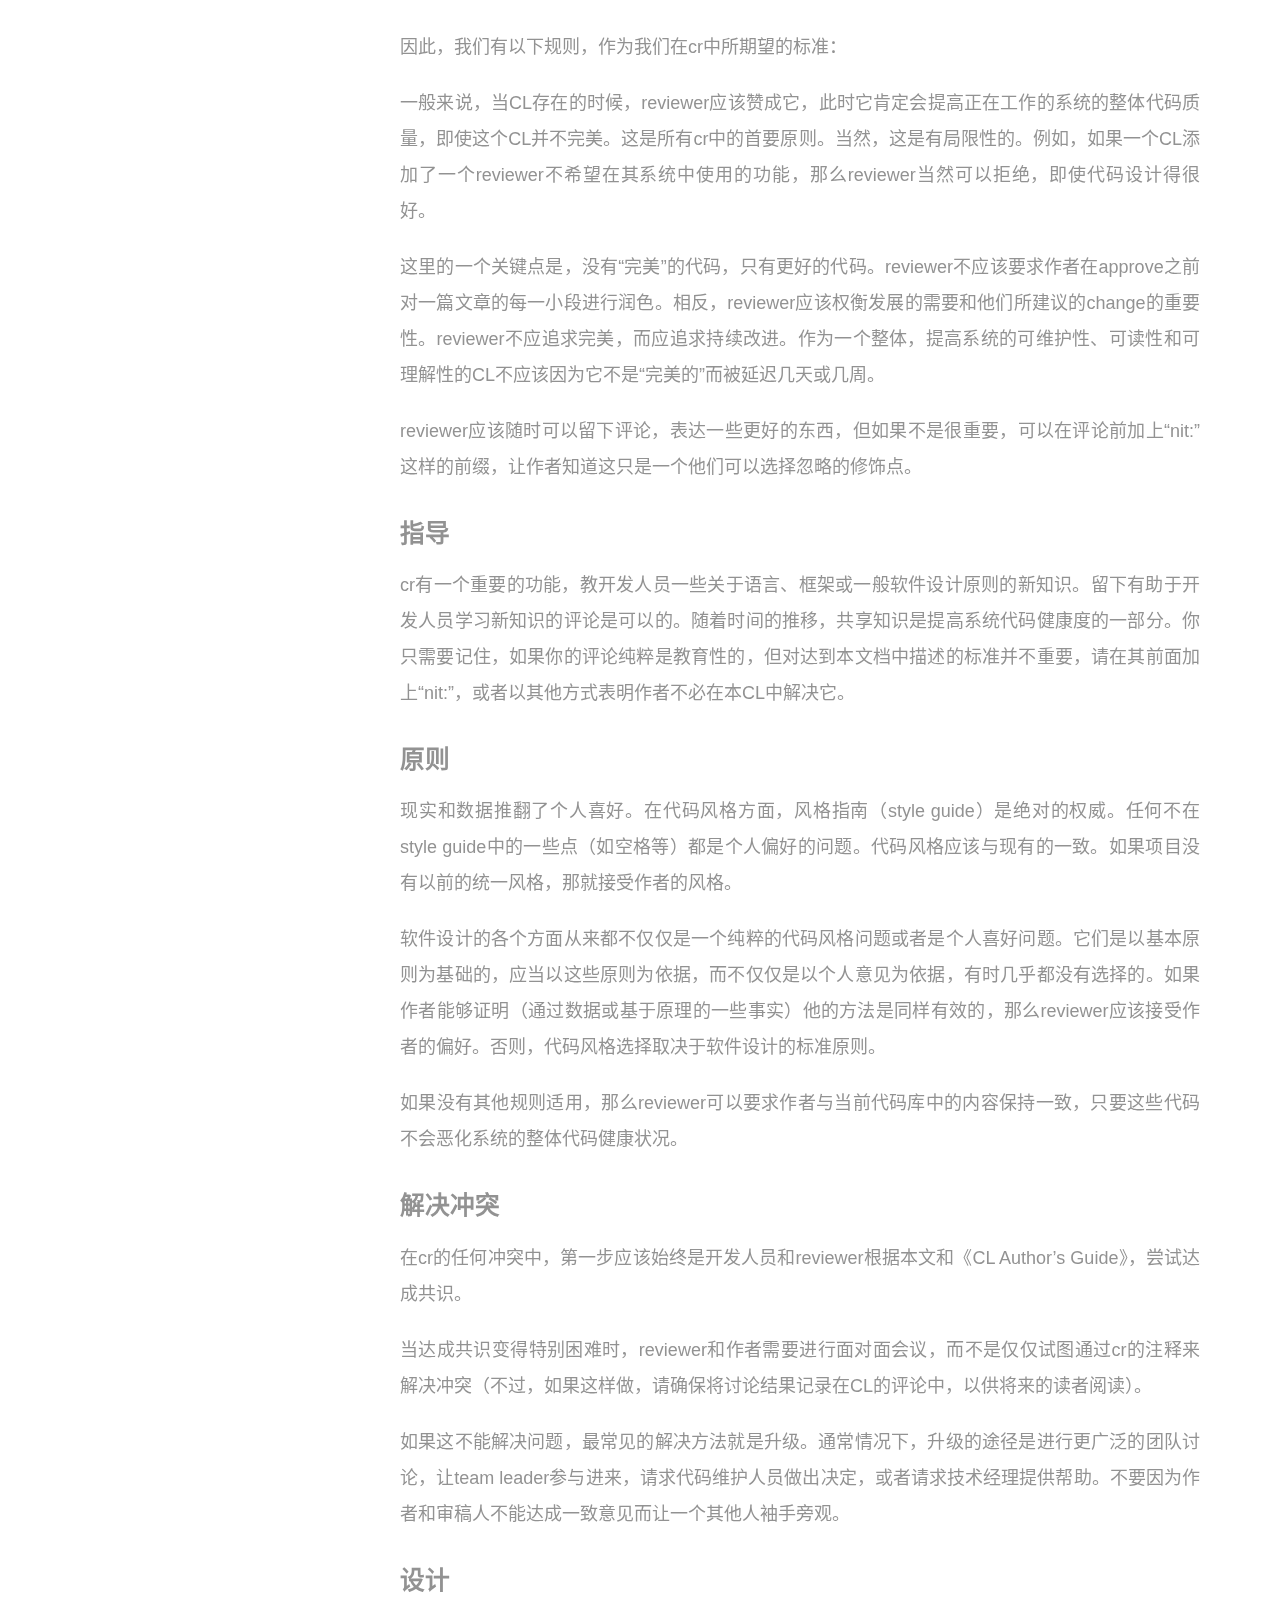
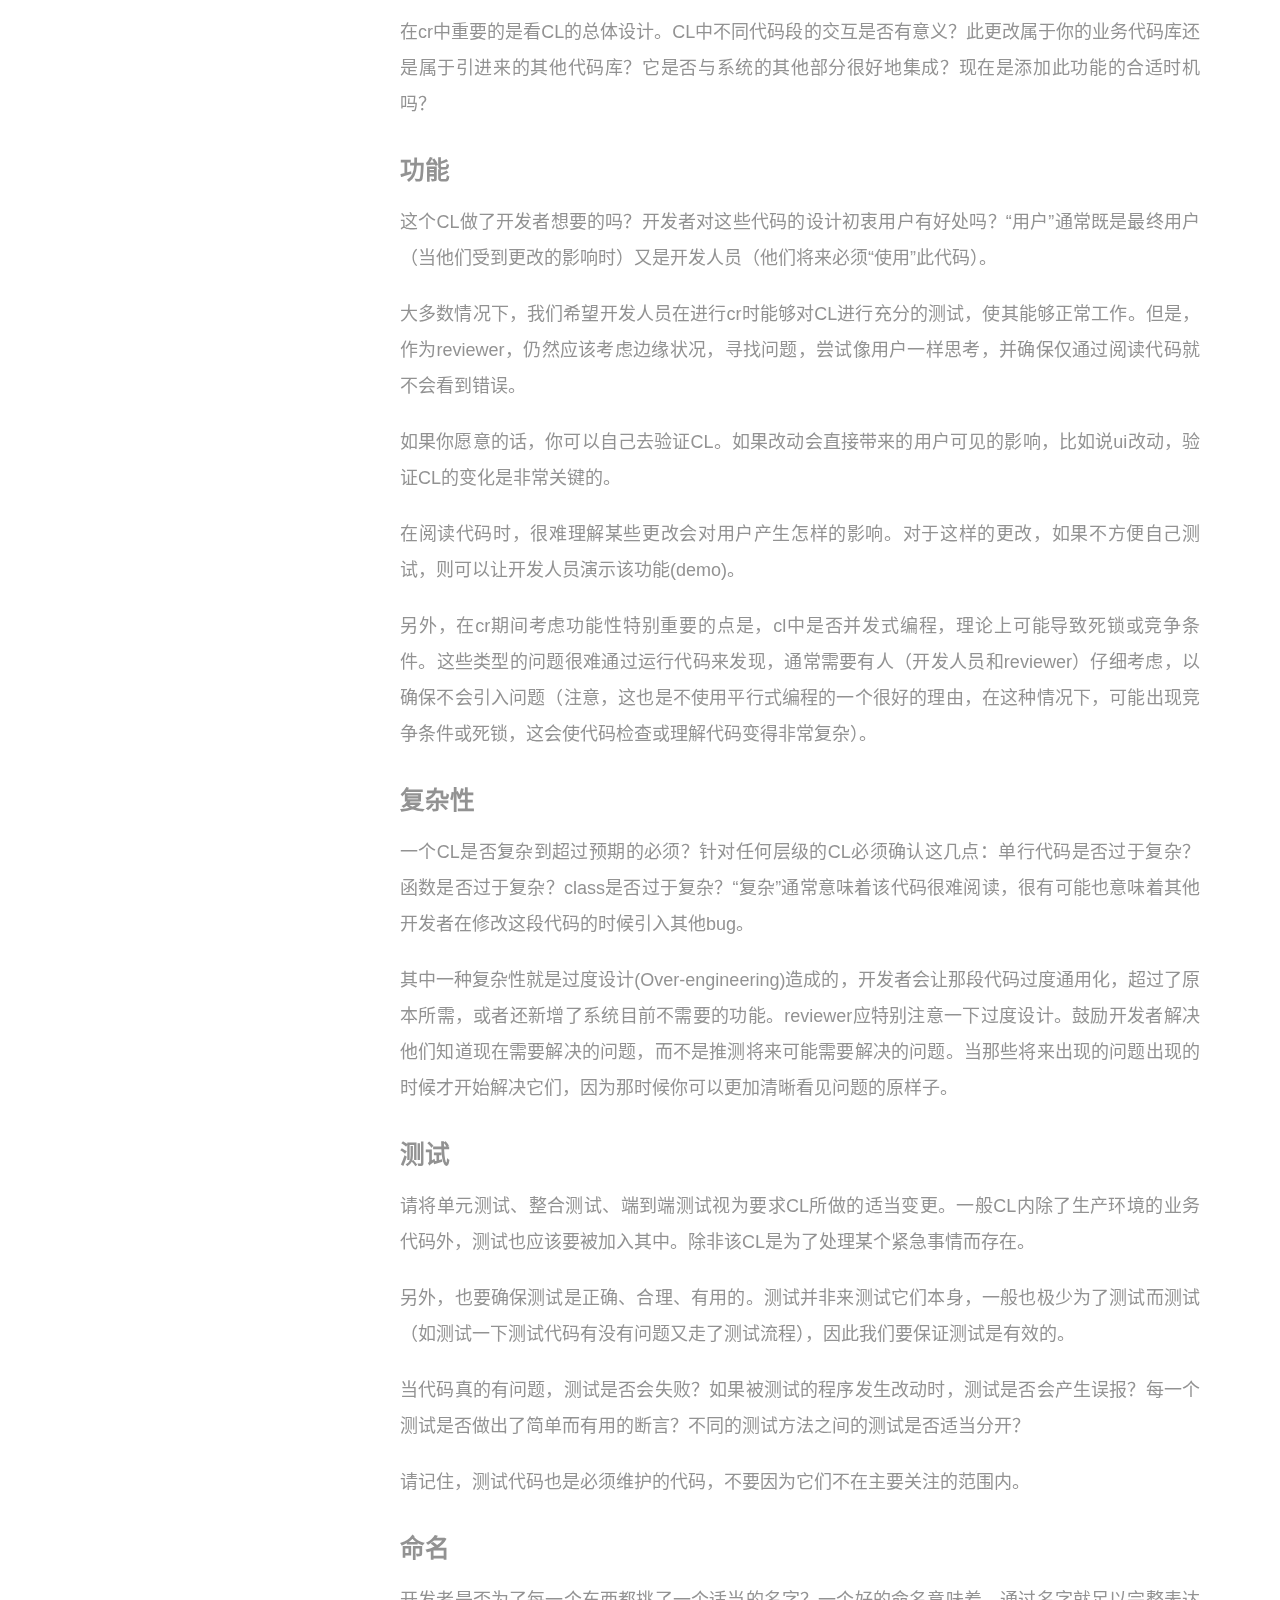
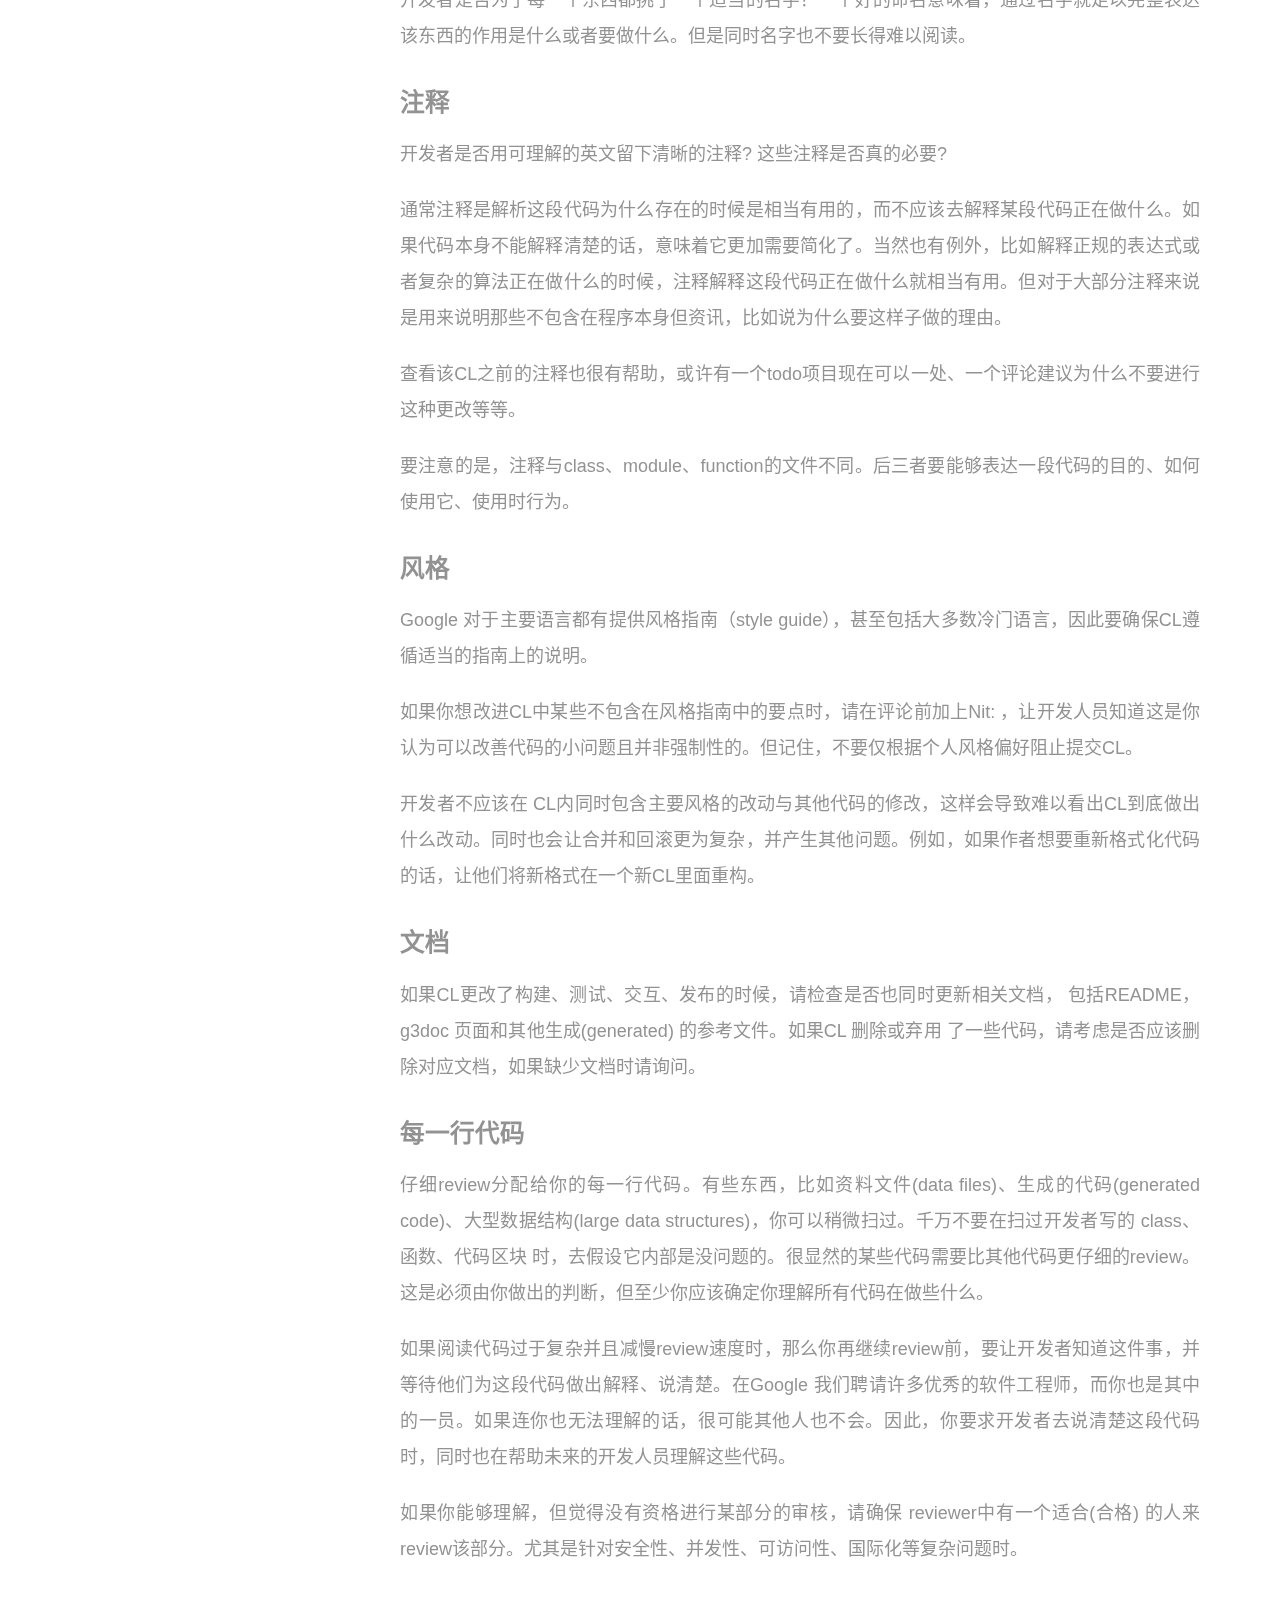
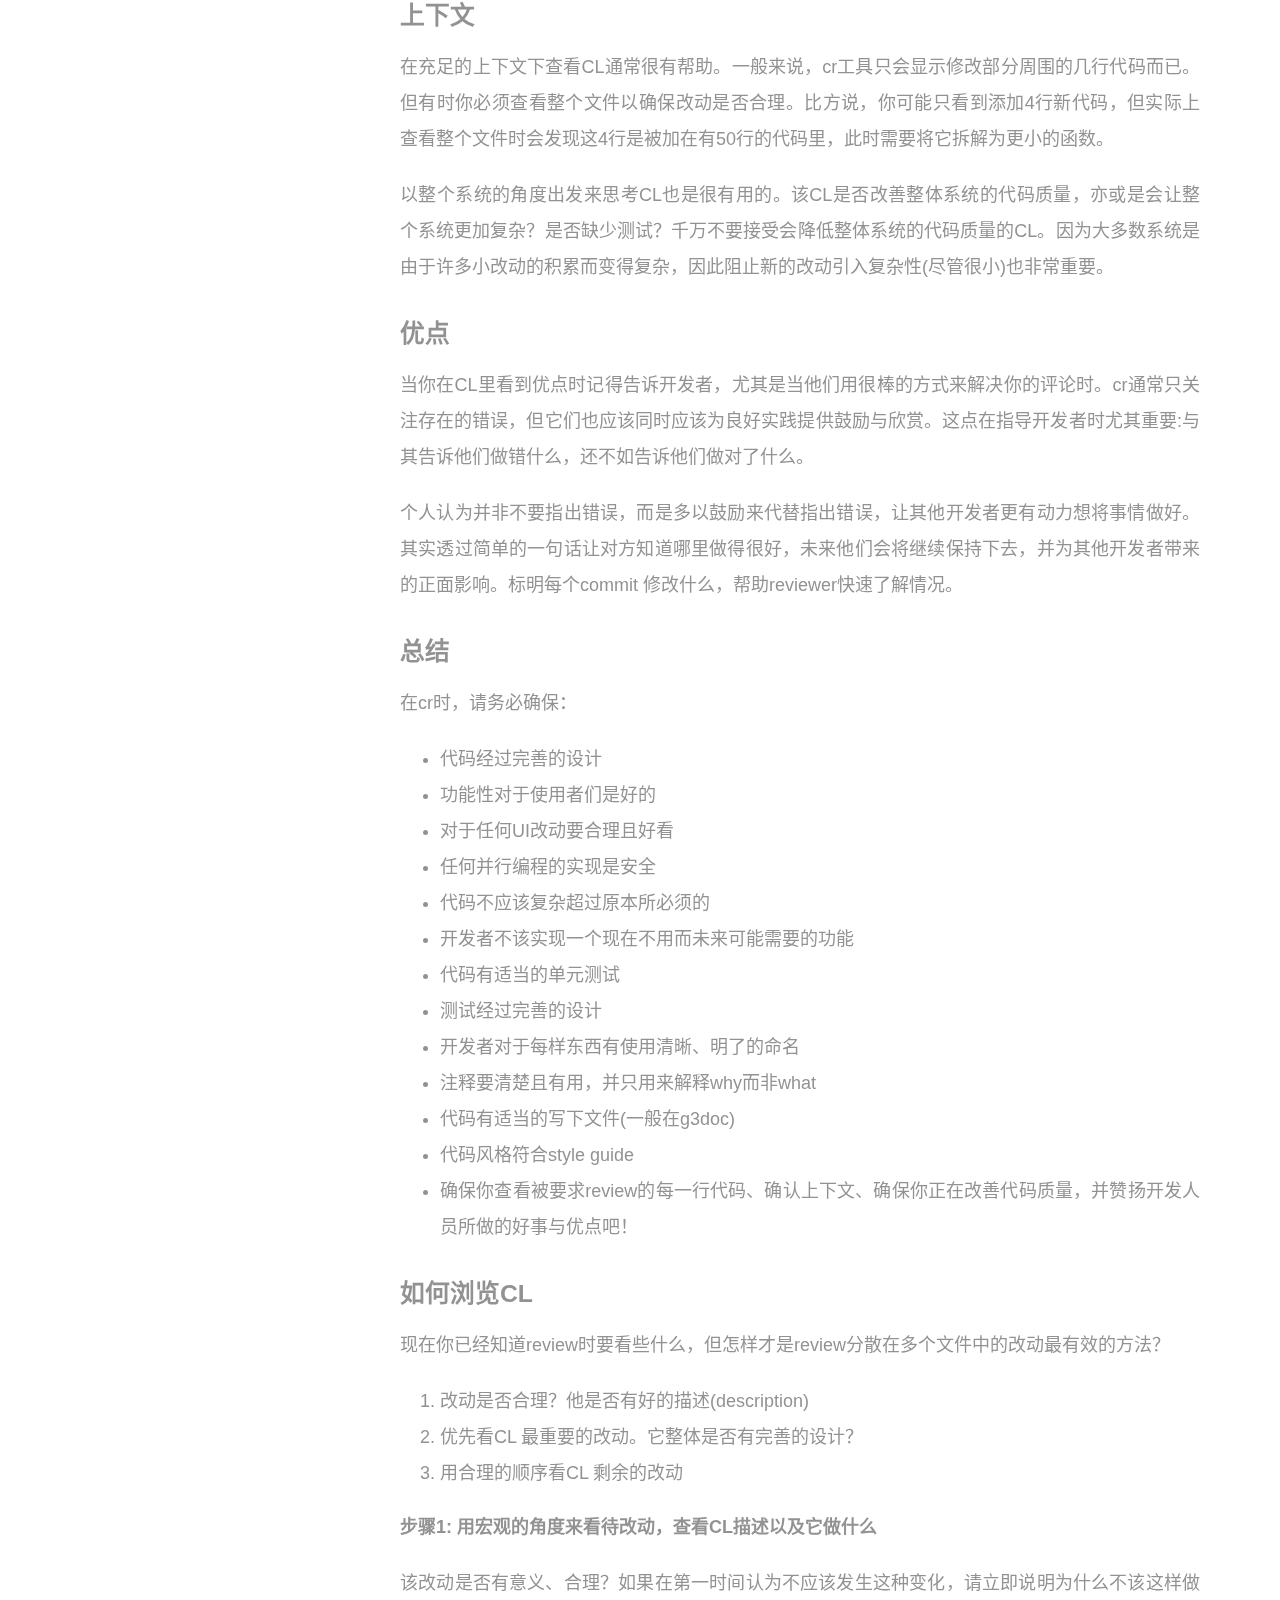
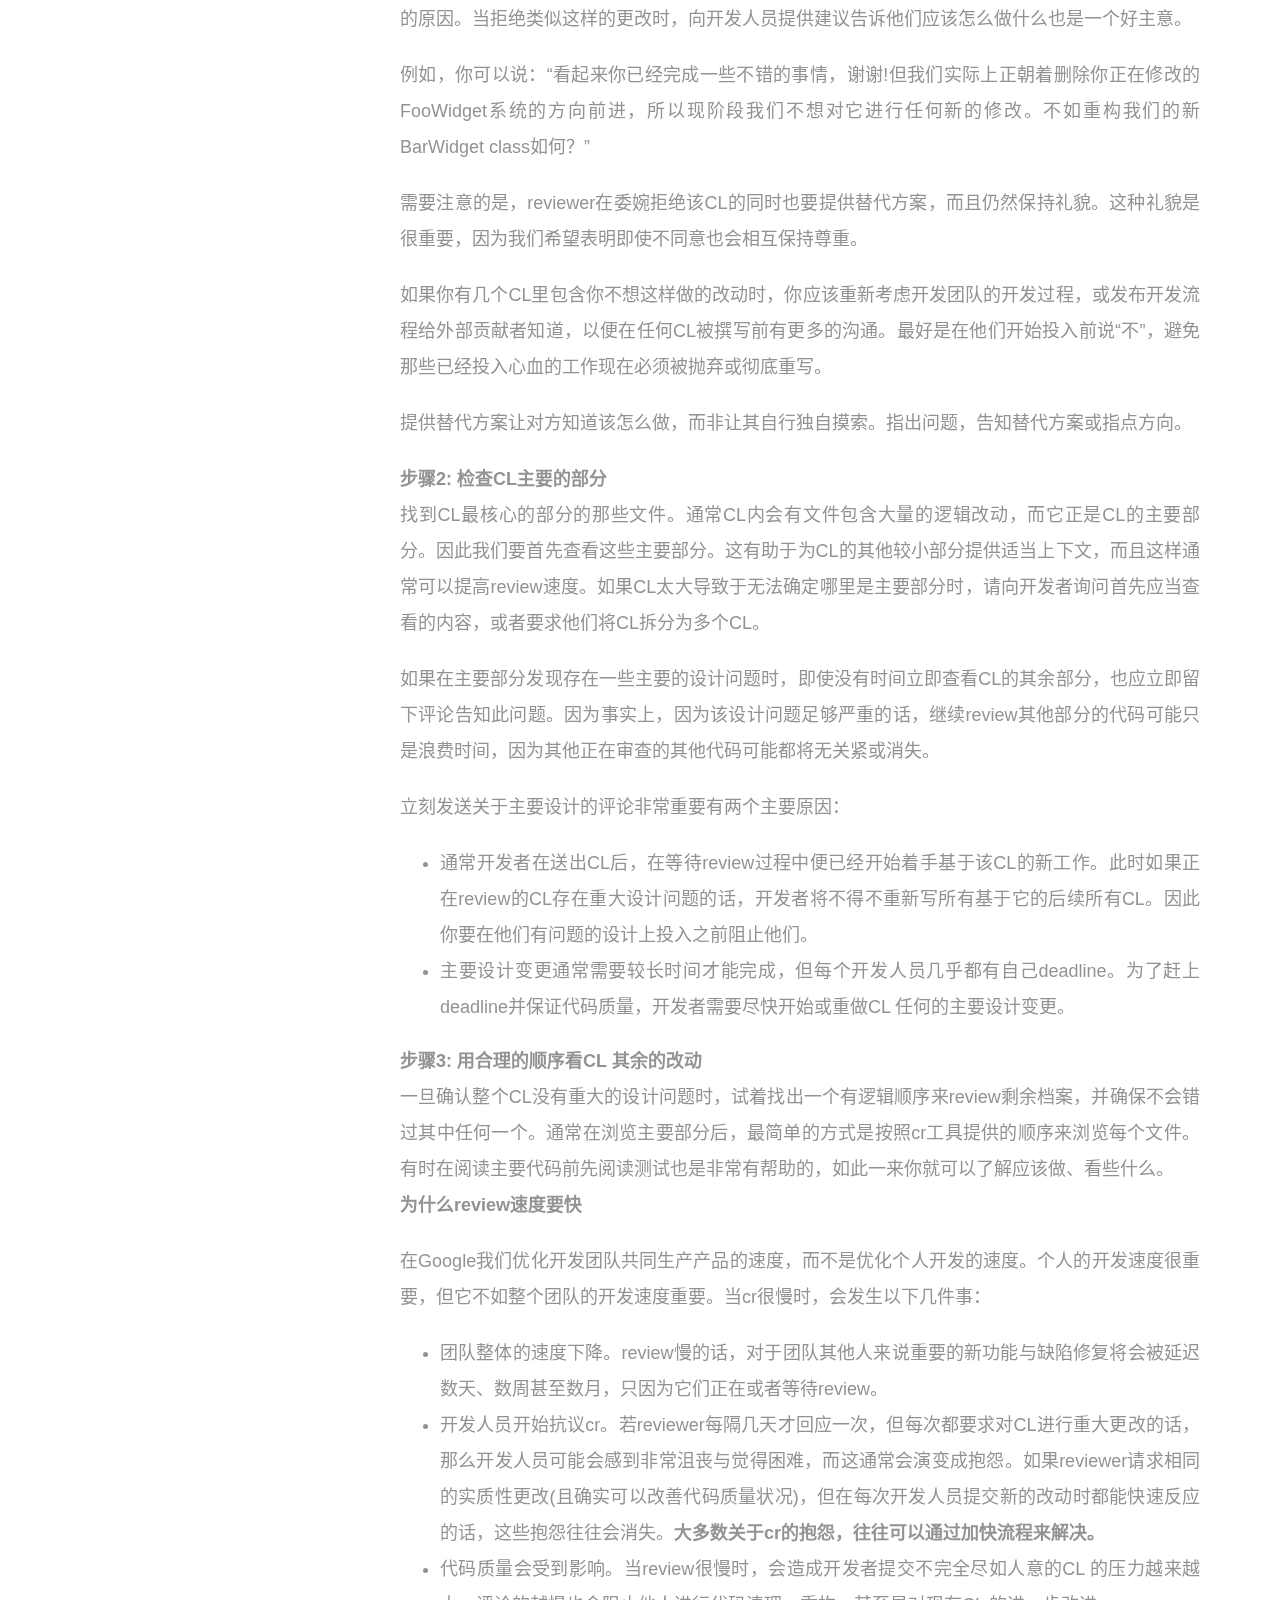
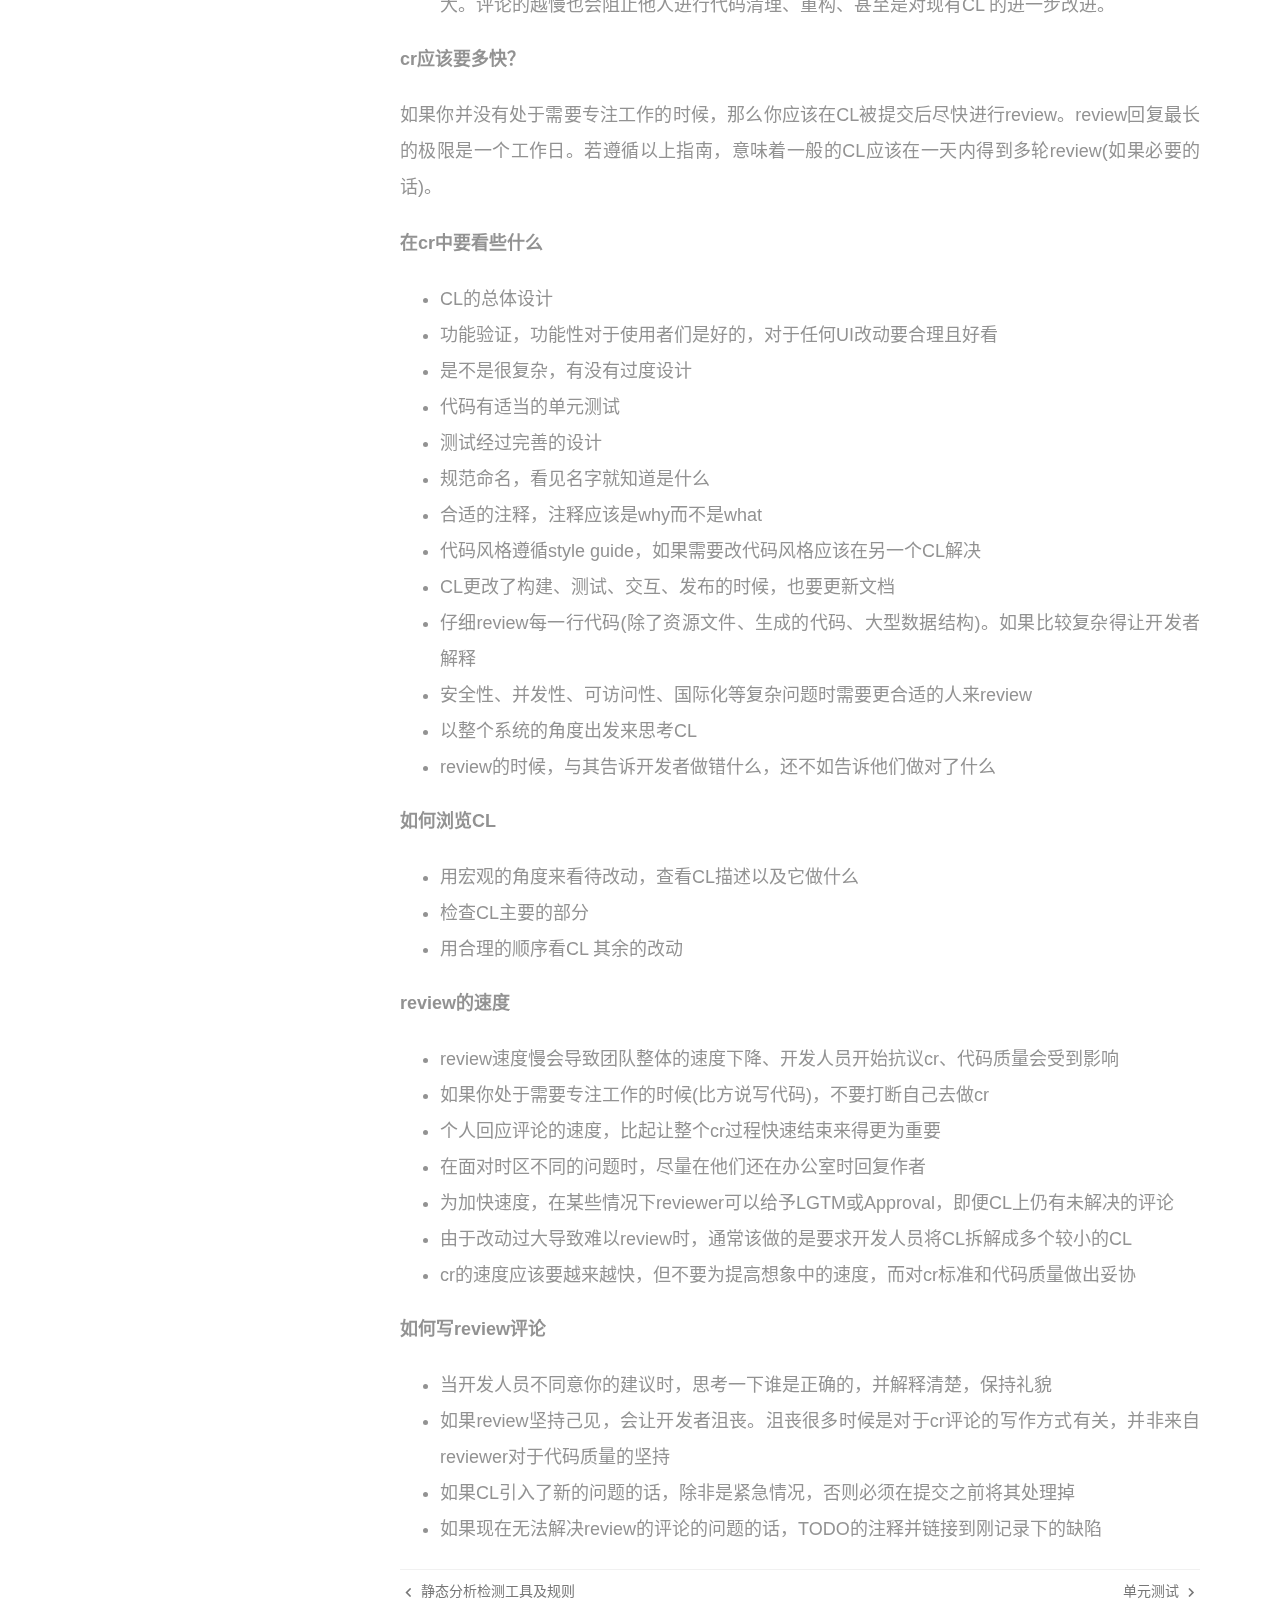
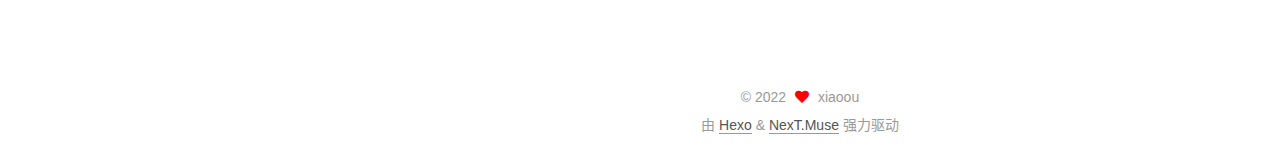
<file: 2022/06/14/代码审查/index.html>
<!DOCTYPE html>
<html lang="zh-CN">
<head>
  <meta charset="UTF-8">
<meta name="viewport" content="width=device-width, initial-scale=1, maximum-scale=2">
<meta name="theme-color" content="#222">
<meta name="generator" content="Hexo 5.4.1">
  <link rel="apple-touch-icon" sizes="180x180" href="/images/apple-touch-icon-next.png">
  <link rel="icon" type="image/png" sizes="32x32" href="/images/favicon-32x32-next.png">
  <link rel="icon" type="image/png" sizes="16x16" href="/images/favicon-16x16-next.png">
  <link rel="mask-icon" href="/images/logo.svg" color="#222">

<link rel="stylesheet" href="/css/main.css">


<link rel="stylesheet" href="/lib/font-awesome/css/all.min.css">

<script id="hexo-configurations">
    var NexT = window.NexT || {};
    var CONFIG = {"hostname":"oushaohua.github.io","root":"/","scheme":"Muse","version":"7.8.0","exturl":false,"sidebar":{"position":"left","display":"post","padding":18,"offset":12,"onmobile":false},"copycode":{"enable":false,"show_result":false,"style":null},"back2top":{"enable":true,"sidebar":false,"scrollpercent":false},"bookmark":{"enable":false,"color":"#222","save":"auto"},"fancybox":false,"mediumzoom":false,"lazyload":false,"pangu":false,"comments":{"style":"tabs","active":null,"storage":true,"lazyload":false,"nav":null},"algolia":{"hits":{"per_page":10},"labels":{"input_placeholder":"Search for Posts","hits_empty":"We didn't find any results for the search: ${query}","hits_stats":"${hits} results found in ${time} ms"}},"localsearch":{"enable":false,"trigger":"auto","top_n_per_article":1,"unescape":false,"preload":false},"motion":{"enable":true,"async":false,"transition":{"post_block":"fadeIn","post_header":"slideDownIn","post_body":"slideDownIn","coll_header":"slideLeftIn","sidebar":"slideUpIn"}}};
  </script>

  <meta name="description" content="代码审查指南 cr: code review cl: change list，指这次改动 reviewer: cr的那个review人 nit: 全称nitpick，意思是鸡蛋里挑骨头 作者: 也就是本次CL的开发者，原文中是以author来称开发者的。代码审查是除了代码作者之外，其他人检查代码的过程。通过Code Review来维护代码和产品质量。  代码审查者应该关注哪些方面  设计：代码是否">
<meta property="og:type" content="article">
<meta property="og:title" content="代码审查">
<meta property="og:url" content="https://oushaohua.github.io/2022/06/14/%E4%BB%A3%E7%A0%81%E5%AE%A1%E6%9F%A5/index.html">
<meta property="og:site_name" content="xiaoou">
<meta property="og:description" content="代码审查指南 cr: code review cl: change list，指这次改动 reviewer: cr的那个review人 nit: 全称nitpick，意思是鸡蛋里挑骨头 作者: 也就是本次CL的开发者，原文中是以author来称开发者的。代码审查是除了代码作者之外，其他人检查代码的过程。通过Code Review来维护代码和产品质量。  代码审查者应该关注哪些方面  设计：代码是否">
<meta property="og:locale" content="zh_CN">
<meta property="article:published_time" content="2022-06-14T15:09:51.000Z">
<meta property="article:modified_time" content="2022-06-14T15:49:38.000Z">
<meta property="article:author" content="xiaoou">
<meta name="twitter:card" content="summary">

<link rel="canonical" href="https://oushaohua.github.io/2022/06/14/%E4%BB%A3%E7%A0%81%E5%AE%A1%E6%9F%A5/">


<script id="page-configurations">
  // https://hexo.io/docs/variables.html
  CONFIG.page = {
    sidebar: "",
    isHome : false,
    isPost : true,
    lang   : 'zh-CN'
  };
</script>

  <title>代码审查 | xiaoou</title>
  






  <noscript>
  <style>
  .use-motion .brand,
  .use-motion .menu-item,
  .sidebar-inner,
  .use-motion .post-block,
  .use-motion .pagination,
  .use-motion .comments,
  .use-motion .post-header,
  .use-motion .post-body,
  .use-motion .collection-header { opacity: initial; }

  .use-motion .site-title,
  .use-motion .site-subtitle {
    opacity: initial;
    top: initial;
  }

  .use-motion .logo-line-before i { left: initial; }
  .use-motion .logo-line-after i { right: initial; }
  </style>
</noscript>

</head>

<body itemscope itemtype="http://schema.org/WebPage">
  <div class="container use-motion">
    <div class="headband"></div>

    <header class="header" itemscope itemtype="http://schema.org/WPHeader">
      <div class="header-inner"><div class="site-brand-container">
  <div class="site-nav-toggle">
    <div class="toggle" aria-label="切换导航栏">
      <span class="toggle-line toggle-line-first"></span>
      <span class="toggle-line toggle-line-middle"></span>
      <span class="toggle-line toggle-line-last"></span>
    </div>
  </div>

  <div class="site-meta">

    <a href="/" class="brand" rel="start">
      <span class="logo-line-before"><i></i></span>
      <h1 class="site-title">xiaoou</h1>
      <span class="logo-line-after"><i></i></span>
    </a>
  </div>

  <div class="site-nav-right">
    <div class="toggle popup-trigger">
    </div>
  </div>
</div>




<nav class="site-nav">
  <ul id="menu" class="main-menu menu">
        <li class="menu-item menu-item-home">

    <a href="/" rel="section"><i class="fa fa-home fa-fw"></i>首页</a>

  </li>
        <li class="menu-item menu-item-archives">

    <a href="/archives/" rel="section"><i class="fa fa-archive fa-fw"></i>归档</a>

  </li>
  </ul>
</nav>




</div>
    </header>

    
  <div class="back-to-top">
    <i class="fa fa-arrow-up"></i>
    <span>0%</span>
  </div>


    <main class="main">
      <div class="main-inner">
        <div class="content-wrap">
          

          <div class="content post posts-expand">
            

    
  
  
  <article itemscope itemtype="http://schema.org/Article" class="post-block" lang="zh-CN">
    <link itemprop="mainEntityOfPage" href="https://oushaohua.github.io/2022/06/14/%E4%BB%A3%E7%A0%81%E5%AE%A1%E6%9F%A5/">

    <span hidden itemprop="author" itemscope itemtype="http://schema.org/Person">
      <meta itemprop="image" content="/images/avatar.gif">
      <meta itemprop="name" content="xiaoou">
      <meta itemprop="description" content="">
    </span>

    <span hidden itemprop="publisher" itemscope itemtype="http://schema.org/Organization">
      <meta itemprop="name" content="xiaoou">
    </span>
      <header class="post-header">
        <h1 class="post-title" itemprop="name headline">
          代码审查
        </h1>

        <div class="post-meta">
            <span class="post-meta-item">
              <span class="post-meta-item-icon">
                <i class="far fa-calendar"></i>
              </span>
              <span class="post-meta-item-text">发表于</span>
              

              <time title="创建时间：2022-06-14 23:09:51 / 修改时间：23:49:38" itemprop="dateCreated datePublished" datetime="2022-06-14T23:09:51+08:00">2022-06-14</time>
            </span>

          

        </div>
      </header>

    
    
    
    <div class="post-body" itemprop="articleBody">

      
        <h1 id="代码审查指南"><a href="#代码审查指南" class="headerlink" title="代码审查指南"></a>代码审查指南</h1><ul>
<li>cr: code review</li>
<li>cl: change list，指这次改动</li>
<li>reviewer: cr的那个review人</li>
<li>nit: 全称nitpick，意思是鸡蛋里挑骨头</li>
<li>作者: 也就是本次CL的开发者，原文中是以author来称开发者的。<br>代码审查是除了代码作者之外，其他人检查代码的过程。通过Code Review来维护代码和产品质量。</li>
</ul>
<p><strong>代码审查者应该关注哪些方面</strong></p>
<ul>
<li>设计：代码是否经过精心设计并适合您的系统？</li>
<li>功能：代码的行为是否与作者的意图相同？代码是否可以正常响应用户的行为？</li>
<li>复杂度：代码能更简单吗？将来其他开发人员能轻松理解并使用此代码吗？</li>
<li>测试：代码是否具有正确且设计良好的自动化测试？</li>
<li>命名：开发人员是否为变量、类、方法等选择了明确的名称？</li>
<li>注释：注释是否清晰有用？</li>
<li>风格：代码是否遵守了风格指南？</li>
<li>文档：开发人员是否同时更新了相关文档？</li>
</ul>
<h2 id="Code-Review标准"><a href="#Code-Review标准" class="headerlink" title="Code Review标准"></a>Code Review标准</h2><p>cr(Code review)主要目的在于确保Google 的代码库代码质量越来越好。而所有相关的工具与流程皆是因应这个目的而生。为达到此目的，势必需要做出一连串的权衡与取舍。  </p>
<p>首先，开发人员必须能够在自己负责的任务上有所进展。如果你从来没有向代码库提交改进过的代码，那么代码库就永远不会改进。另外，如果一个reviewer使cr都很难进行的话，那么开发人员就不愿意在将来进行改进。  </p>
<p>另一方面，reviewer有责任确保每个change list（下称CL）的质量，保证其代码库的整体代码质量不会越来越差。这可能很棘手，因为通常会随着时间的推移，代码需要降级才能让代码运行起来，特别是当团队受到严重的时间限制时，大家觉得必须走捷径才能实现他们的目标。</p>
<p>此外，reviewer对他们正在review的代码拥有所有权和责任。他们希望确保代码保持一致、可维护，以及下文的“在cr中可以得到什么”中提到的内容。</p>
<p>因此，我们有以下规则，作为我们在cr中所期望的标准：</p>
<p>一般来说，当CL存在的时候，reviewer应该赞成它，此时它肯定会提高正在工作的系统的整体代码质量，即使这个CL并不完美。这是所有cr中的首要原则。当然，这是有局限性的。例如，如果一个CL添加了一个reviewer不希望在其系统中使用的功能，那么reviewer当然可以拒绝，即使代码设计得很好。</p>
<p>这里的一个关键点是，没有“完美”的代码，只有更好的代码。reviewer不应该要求作者在approve之前对一篇文章的每一小段进行润色。相反，reviewer应该权衡发展的需要和他们所建议的change的重要性。reviewer不应追求完美，而应追求持续改进。作为一个整体，提高系统的可维护性、可读性和可理解性的CL不应该因为它不是“完美的”而被延迟几天或几周。</p>
<p>reviewer应该随时可以留下评论，表达一些更好的东西，但如果不是很重要，可以在评论前加上“nit:”这样的前缀，让作者知道这只是一个他们可以选择忽略的修饰点。</p>
<h2 id="指导"><a href="#指导" class="headerlink" title="指导"></a>指导</h2><p>cr有一个重要的功能，教开发人员一些关于语言、框架或一般软件设计原则的新知识。留下有助于开发人员学习新知识的评论是可以的。随着时间的推移，共享知识是提高系统代码健康度的一部分。你只需要记住，如果你的评论纯粹是教育性的，但对达到本文档中描述的标准并不重要，请在其前面加上“nit:”，或者以其他方式表明作者不必在本CL中解决它。</p>
<h2 id="原则"><a href="#原则" class="headerlink" title="原则"></a>原则</h2><p>现实和数据推翻了个人喜好。在代码风格方面，风格指南（style guide）是绝对的权威。任何不在style guide中的一些点（如空格等）都是个人偏好的问题。代码风格应该与现有的一致。如果项目没有以前的统一风格，那就接受作者的风格。</p>
<p>软件设计的各个方面从来都不仅仅是一个纯粹的代码风格问题或者是个人喜好问题。它们是以基本原则为基础的，应当以这些原则为依据，而不仅仅是以个人意见为依据，有时几乎都没有选择的。如果作者能够证明（通过数据或基于原理的一些事实）他的方法是同样有效的，那么reviewer应该接受作者的偏好。否则，代码风格选择取决于软件设计的标准原则。</p>
<p>如果没有其他规则适用，那么reviewer可以要求作者与当前代码库中的内容保持一致，只要这些代码不会恶化系统的整体代码健康状况。</p>
<h2 id="解决冲突"><a href="#解决冲突" class="headerlink" title="解决冲突"></a>解决冲突</h2><p>在cr的任何冲突中，第一步应该始终是开发人员和reviewer根据本文和《CL Author’s Guide》，尝试达成共识。</p>
<p>当达成共识变得特别困难时，reviewer和作者需要进行面对面会议，而不是仅仅试图通过cr的注释来解决冲突（不过，如果这样做，请确保将讨论结果记录在CL的评论中，以供将来的读者阅读）。</p>
<p>如果这不能解决问题，最常见的解决方法就是升级。通常情况下，升级的途径是进行更广泛的团队讨论，让team leader参与进来，请求代码维护人员做出决定，或者请求技术经理提供帮助。不要因为作者和审稿人不能达成一致意见而让一个其他人袖手旁观。</p>
<h2 id="设计"><a href="#设计" class="headerlink" title="设计"></a>设计</h2><p>在cr中重要的是看CL的总体设计。CL中不同代码段的交互是否有意义？此更改属于你的业务代码库还是属于引进来的其他代码库？它是否与系统的其他部分很好地集成？现在是添加此功能的合适时机吗？</p>
<h2 id="功能"><a href="#功能" class="headerlink" title="功能"></a>功能</h2><p>这个CL做了开发者想要的吗？开发者对这些代码的设计初衷用户有好处吗？“用户”通常既是最终用户（当他们受到更改的影响时）又是开发人员（他们将来必须“使用”此代码）。</p>
<p>大多数情况下，我们希望开发人员在进行cr时能够对CL进行充分的测试，使其能够正常工作。但是，作为reviewer，仍然应该考虑边缘状况，寻找问题，尝试像用户一样思考，并确保仅通过阅读代码就不会看到错误。</p>
<p>如果你愿意的话，你可以自己去验证CL。如果改动会直接带来的用户可见的影响，比如说ui改动，验证CL的变化是非常关键的。</p>
<p>在阅读代码时，很难理解某些更改会对用户产生怎样的影响。对于这样的更改，如果不方便自己测试，则可以让开发人员演示该功能(demo)。</p>
<p>另外，在cr期间考虑功能性特别重要的点是，cl中是否并发式编程，理论上可能导致死锁或竞争条件。这些类型的问题很难通过运行代码来发现，通常需要有人（开发人员和reviewer）仔细考虑，以确保不会引入问题（注意，这也是不使用平行式编程的一个很好的理由，在这种情况下，可能出现竞争条件或死锁，这会使代码检查或理解代码变得非常复杂）。</p>
<h2 id="复杂性"><a href="#复杂性" class="headerlink" title="复杂性"></a>复杂性</h2><p>一个CL是否复杂到超过预期的必须？针对任何层级的CL必须确认这几点：单行代码是否过于复杂？函数是否过于复杂？class是否过于复杂？“复杂”通常意味着该代码很难阅读，很有可能也意味着其他开发者在修改这段代码的时候引入其他bug。</p>
<p>其中一种复杂性就是过度设计(Over-engineering)造成的，开发者会让那段代码过度通用化，超过了原本所需，或者还新增了系统目前不需要的功能。reviewer应特别注意一下过度设计。鼓励开发者解决他们知道现在需要解决的问题，而不是推测将来可能需要解决的问题。当那些将来出现的问题出现的时候才开始解决它们，因为那时候你可以更加清晰看见问题的原样子。</p>
<h2 id="测试"><a href="#测试" class="headerlink" title="测试"></a>测试</h2><p>请将单元测试、整合测试、端到端测试视为要求CL所做的适当变更。一般CL内除了生产环境的业务代码外，测试也应该要被加入其中。除非该CL是为了处理某个紧急事情而存在。</p>
<p>另外，也要确保测试是正确、合理、有用的。测试并非来测试它们本身，一般也极少为了测试而测试（如测试一下测试代码有没有问题又走了测试流程），因此我们要保证测试是有效的。</p>
<p>当代码真的有问题，测试是否会失败？如果被测试的程序发生改动时，测试是否会产生误报？每一个测试是否做出了简单而有用的断言？不同的测试方法之间的测试是否适当分开？</p>
<p>请记住，测试代码也是必须维护的代码，不要因为它们不在主要关注的范围内。</p>
<h2 id="命名"><a href="#命名" class="headerlink" title="命名"></a>命名</h2><p>开发者是否为了每一个东西都挑了一个适当的名字？一个好的命名意味着，通过名字就足以完整表达该东西的作用是什么或者要做什么。但是同时名字也不要长得难以阅读。</p>
<h2 id="注释"><a href="#注释" class="headerlink" title="注释"></a>注释</h2><p>开发者是否用可理解的英文留下清晰的注释? 这些注释是否真的必要?</p>
<p>通常注释是解析这段代码为什么存在的时候是相当有用的，而不应该去解释某段代码正在做什么。如果代码本身不能解释清楚的话，意味着它更加需要简化了。当然也有例外，比如解释正规的表达式或者复杂的算法正在做什么的时候，注释解释这段代码正在做什么就相当有用。但对于大部分注释来说是用来说明那些不包含在程序本身但资讯，比如说为什么要这样子做的理由。</p>
<p>查看该CL之前的注释也很有帮助，或许有一个todo项目现在可以一处、一个评论建议为什么不要进行这种更改等等。</p>
<p>要注意的是，注释与class、module、function的文件不同。后三者要能够表达一段代码的目的、如何使用它、使用时行为。</p>
<h2 id="风格"><a href="#风格" class="headerlink" title="风格"></a>风格</h2><p>Google 对于主要语言都有提供风格指南（style guide），甚至包括大多数冷门语言，因此要确保CL遵循适当的指南上的说明。</p>
<p>如果你想改进CL中某些不包含在风格指南中的要点时，请在评论前加上Nit: ，让开发人员知道这是你认为可以改善代码的小问题且并非强制性的。但记住，不要仅根据个人风格偏好阻止提交CL。</p>
<p>开发者不应该在 CL内同时包含主要风格的改动与其他代码的修改，这样会导致难以看出CL到底做出什么改动。同时也会让合并和回滚更为复杂，并产生其他问题。例如，如果作者想要重新格式化代码的话，让他们将新格式在一个新CL里面重构。</p>
<h2 id="文档"><a href="#文档" class="headerlink" title="文档"></a>文档</h2><p>如果CL更改了构建、测试、交互、发布的时候，请检查是否也同时更新相关文档， 包括README，g3doc 页面和其他生成(generated) 的参考文件。如果CL 删除或弃用 了一些代码，请考虑是否应该删除对应文档，如果缺少文档时请询问。</p>
<h2 id="每一行代码"><a href="#每一行代码" class="headerlink" title="每一行代码"></a>每一行代码</h2><p>仔细review分配给你的每一行代码。有些东西，比如资料文件(data files)、生成的代码(generated code)、大型数据结构(large data structures)，你可以稍微扫过。千万不要在扫过开发者写的 class、函数、代码区块 时，去假设它内部是没问题的。很显然的某些代码需要比其他代码更仔细的review。这是必须由你做出的判断，但至少你应该确定你理解所有代码在做些什么。</p>
<p>如果阅读代码过于复杂并且减慢review速度时，那么你再继续review前，要让开发者知道这件事，并等待他们为这段代码做出解释、说清楚。在Google 我们聘请许多优秀的软件工程师，而你也是其中的一员。如果连你也无法理解的话，很可能其他人也不会。因此，你要求开发者去说清楚这段代码时，同时也在帮助未来的开发人员理解这些代码。</p>
<p>如果你能够理解，但觉得没有资格进行某部分的审核，请确保 reviewer中有一个适合(合格) 的人来review该部分。尤其是针对安全性、并发性、可访问性、国际化等复杂问题时。</p>
<h2 id="上下文"><a href="#上下文" class="headerlink" title="上下文"></a>上下文</h2><p>在充足的上下文下查看CL通常很有帮助。一般来说，cr工具只会显示修改部分周围的几行代码而已。但有时你必须查看整个文件以确保改动是否合理。比方说，你可能只看到添加4行新代码，但实际上查看整个文件时会发现这4行是被加在有50行的代码里，此时需要将它拆解为更小的函数。</p>
<p>以整个系统的角度出发来思考CL也是很有用的。该CL是否改善整体系统的代码质量，亦或是会让整个系统更加复杂？是否缺少测试？千万不要接受会降低整体系统的代码质量的CL。因为大多数系统是由于许多小改动的积累而变得复杂，因此阻止新的改动引入复杂性(尽管很小)也非常重要。</p>
<h2 id="优点"><a href="#优点" class="headerlink" title="优点"></a>优点</h2><p>当你在CL里看到优点时记得告诉开发者，尤其是当他们用很棒的方式来解决你的评论时。cr通常只关注存在的错误，但它们也应该同时应该为良好实践提供鼓励与欣赏。这点在指导开发者时尤其重要:与其告诉他们做错什么，还不如告诉他们做对了什么。</p>
<p>个人认为并非不要指出错误，而是多以鼓励来代替指出错误，让其他开发者更有动力想将事情做好。其实透过简单的一句话让对方知道哪里做得很好，未来他们会将继续保持下去，并为其他开发者带来的正面影响。标明每个commit 修改什么，帮助reviewer快速了解情况。</p>
<h2 id="总结"><a href="#总结" class="headerlink" title="总结"></a>总结</h2><p>在cr时，请务必确保：</p>
<ul>
<li>代码经过完善的设计</li>
<li>功能性对于使用者们是好的</li>
<li>对于任何UI改动要合理且好看</li>
<li>任何并行编程的实现是安全</li>
<li>代码不应该复杂超过原本所必须的</li>
<li>开发者不该实现一个现在不用而未来可能需要的功能</li>
<li>代码有适当的单元测试</li>
<li>测试经过完善的设计</li>
<li>开发者对于每样东西有使用清晰、明了的命名</li>
<li>注释要清楚且有用，并只用来解释why而非what</li>
<li>代码有适当的写下文件(一般在g3doc)</li>
<li>代码风格符合style guide</li>
<li>确保你查看被要求review的每一行代码、确认上下文、确保你正在改善代码质量，并赞扬开发人员所做的好事与优点吧！</li>
</ul>
<h2 id="如何浏览CL"><a href="#如何浏览CL" class="headerlink" title="如何浏览CL"></a>如何浏览CL</h2><p>现在你已经知道review时要看些什么，但怎样才是review分散在多个文件中的改动最有效的方法？</p>
<ol>
<li>改动是否合理？他是否有好的描述(description)</li>
<li>优先看CL 最重要的改动。它整体是否有完善的设计？</li>
<li>用合理的顺序看CL 剩余的改动</li>
</ol>
<p><strong>步骤1: 用宏观的角度来看待改动，查看CL描述以及它做什么</strong>  </p>
<p>该改动是否有意义、合理？如果在第一时间认为不应该发生这种变化，请立即说明为什么不该这样做的原因。当拒绝类似这样的更改时，向开发人员提供建议告诉他们应该怎么做什么也是一个好主意。</p>
<p>例如，你可以说：“看起来你已经完成一些不错的事情，谢谢!但我们实际上正朝着删除你正在修改的FooWidget系统的方向前进，所以现阶段我们不想对它进行任何新的修改。不如重构我们的新BarWidget class如何？”</p>
<p>需要注意的是，reviewer在委婉拒绝该CL的同时也要提供替代方案，而且仍然保持礼貌。这种礼貌是很重要，因为我们希望表明即使不同意也会相互保持尊重。</p>
<p>如果你有几个CL里包含你不想这样做的改动时，你应该重新考虑开发团队的开发过程，或发布开发流程给外部贡献者知道，以便在任何CL被撰写前有更多的沟通。最好是在他们开始投入前说“不”，避免那些已经投入心血的工作现在必须被抛弃或彻底重写。</p>
<p>提供替代方案让对方知道该怎么做，而非让其自行独自摸索。指出问题，告知替代方案或指点方向。  </p>
<p><strong>步骤2: 检查CL主要的部分</strong><br>找到CL最核心的部分的那些文件。通常CL内会有文件包含大量的逻辑改动，而它正是CL的主要部分。因此我们要首先查看这些主要部分。这有助于为CL的其他较小部分提供适当上下文，而且这样通常可以提高review速度。如果CL太大导致于无法确定哪里是主要部分时，请向开发者询问首先应当查看的内容，或者要求他们将CL拆分为多个CL。</p>
<p>如果在主要部分发现存在一些主要的设计问题时，即使没有时间立即查看CL的其余部分，也应立即留下评论告知此问题。因为事实上，因为该设计问题足够严重的话，继续review其他部分的代码可能只是浪费时间，因为其他正在审查的其他代码可能都将无关紧或消失。</p>
<p>立刻发送关于主要设计的评论非常重要有两个主要原因：</p>
<ul>
<li>通常开发者在送出CL后，在等待review过程中便已经开始着手基于该CL的新工作。此时如果正在review的CL存在重大设计问题的话，开发者将不得不重新写所有基于它的后续所有CL。因此你要在他们有问题的设计上投入之前阻止他们。</li>
<li>主要设计变更通常需要较长时间才能完成，但每个开发人员几乎都有自己deadline。为了赶上deadline并保证代码质量，开发者需要尽快开始或重做CL 任何的主要设计变更。</li>
</ul>
<p><strong>步骤3: 用合理的顺序看CL 其余的改动</strong><br>一旦确认整个CL没有重大的设计问题时，试着找出一个有逻辑顺序来review剩余档案，并确保不会错过其中任何一个。通常在浏览主要部分后，最简单的方式是按照cr工具提供的顺序来浏览每个文件。有时在阅读主要代码前先阅读测试也是非常有帮助的，如此一来你就可以了解应该做、看些什么。<br><strong>为什么review速度要快</strong>  </p>
<p>在Google我们优化开发团队共同生产产品的速度，而不是优化个人开发的速度。个人的开发速度很重要，但它不如整个团队的开发速度重要。当cr很慢时，会发生以下几件事：</p>
<ul>
<li>团队整体的速度下降。review慢的话，对于团队其他人来说重要的新功能与缺陷修复将会被延迟数天、数周甚至数月，只因为它们正在或者等待review。</li>
<li>开发人员开始抗议cr。若reviewer每隔几天才回应一次，但每次都要求对CL进行重大更改的话，那么开发人员可能会感到非常沮丧与觉得困难，而这通常会演变成抱怨。如果reviewer请求相同的实质性更改(且确实可以改善代码质量状况)，但在每次开发人员提交新的改动时都能快速反应的话，这些抱怨往往会消失。<strong>大多数关于cr的抱怨，往往可以通过加快流程来解决。</strong></li>
<li>代码质量会受到影响。当review很慢时，会造成开发者提交不完全尽如人意的CL 的压力越来越大。评论的越慢也会阻止他人进行代码清理、重构、甚至是对现有CL 的进一步改进。</li>
</ul>
<p><strong>cr应该要多快？</strong>  </p>
<p>如果你并没有处于需要专注工作的时候，那么你应该在CL被提交后尽快进行review。review回复最长的极限是一个工作日。若遵循以上指南，意味着一般的CL应该在一天内得到多轮review(如果必要的话)。</p>
<p><strong>在cr中要看些什么</strong>  </p>
<ul>
<li>CL的总体设计</li>
<li>功能验证，功能性对于使用者们是好的，对于任何UI改动要合理且好看</li>
<li>是不是很复杂，有没有过度设计</li>
<li>代码有适当的单元测试</li>
<li>测试经过完善的设计</li>
<li>规范命名，看见名字就知道是什么</li>
<li>合适的注释，注释应该是why而不是what</li>
<li>代码风格遵循style guide，如果需要改代码风格应该在另一个CL解决</li>
<li>CL更改了构建、测试、交互、发布的时候，也要更新文档</li>
<li>仔细review每一行代码(除了资源文件、生成的代码、大型数据结构)。如果比较复杂得让开发者解释</li>
<li>安全性、并发性、可访问性、国际化等复杂问题时需要更合适的人来review</li>
<li>以整个系统的角度出发来思考CL</li>
<li>review的时候，与其告诉开发者做错什么，还不如告诉他们做对了什么</li>
</ul>
<p><strong>如何浏览CL</strong>  </p>
<ul>
<li>用宏观的角度来看待改动，查看CL描述以及它做什么</li>
<li>检查CL主要的部分</li>
<li>用合理的顺序看CL 其余的改动</li>
</ul>
<p><strong>review的速度</strong></p>
<ul>
<li>review速度慢会导致团队整体的速度下降、开发人员开始抗议cr、代码质量会受到影响</li>
<li>如果你处于需要专注工作的时候(比方说写代码)，不要打断自己去做cr</li>
<li>个人回应评论的速度，比起让整个cr过程快速结束来得更为重要</li>
<li>在面对时区不同的问题时，尽量在他们还在办公室时回复作者</li>
<li>为加快速度，在某些情况下reviewer可以给予LGTM或Approval，即便CL上仍有未解决的评论</li>
<li>由于改动过大导致难以review时，通常该做的是要求开发人员将CL拆解成多个较小的CL</li>
<li>cr的速度应该要越来越快，但不要为提高想象中的速度，而对cr标准和代码质量做出妥协</li>
</ul>
<p><strong>如何写review评论</strong>  </p>
<ul>
<li>当开发人员不同意你的建议时，思考一下谁是正确的，并解释清楚，保持礼貌</li>
<li>如果review坚持己见，会让开发者沮丧。沮丧很多时候是对于cr评论的写作方式有关，并非来自reviewer对于代码质量的坚持</li>
<li>如果CL引入了新的问题的话，除非是紧急情况，否则必须在提交之前将其处理掉</li>
<li>如果现在无法解决review的评论的问题的话，TODO的注释并链接到刚记录下的缺陷</li>
</ul>

    </div>

    
    
    

      <footer class="post-footer">

        


        
    <div class="post-nav">
      <div class="post-nav-item">
    <a href="/2022/06/07/%E9%9D%99%E6%80%81%E5%88%86%E6%9E%90%E6%A3%80%E6%B5%8B%E5%B7%A5%E5%85%B7%E5%8F%8A%E8%A7%84%E5%88%99/" rel="prev" title="静态分析检测工具及规则">
      <i class="fa fa-chevron-left"></i> 静态分析检测工具及规则
    </a></div>
      <div class="post-nav-item">
    <a href="/2022/06/15/%E5%8D%95%E5%85%83%E6%B5%8B%E8%AF%95/" rel="next" title="单元测试">
      单元测试 <i class="fa fa-chevron-right"></i>
    </a></div>
    </div>
      </footer>
    
  </article>
  
  
  



          </div>
          

<script>
  window.addEventListener('tabs:register', () => {
    let { activeClass } = CONFIG.comments;
    if (CONFIG.comments.storage) {
      activeClass = localStorage.getItem('comments_active') || activeClass;
    }
    if (activeClass) {
      let activeTab = document.querySelector(`a[href="#comment-${activeClass}"]`);
      if (activeTab) {
        activeTab.click();
      }
    }
  });
  if (CONFIG.comments.storage) {
    window.addEventListener('tabs:click', event => {
      if (!event.target.matches('.tabs-comment .tab-content .tab-pane')) return;
      let commentClass = event.target.classList[1];
      localStorage.setItem('comments_active', commentClass);
    });
  }
</script>

        </div>
          
  
  <div class="toggle sidebar-toggle">
    <span class="toggle-line toggle-line-first"></span>
    <span class="toggle-line toggle-line-middle"></span>
    <span class="toggle-line toggle-line-last"></span>
  </div>

  <aside class="sidebar">
    <div class="sidebar-inner">

      <ul class="sidebar-nav motion-element">
        <li class="sidebar-nav-toc">
          文章目录
        </li>
        <li class="sidebar-nav-overview">
          站点概览
        </li>
      </ul>

      <!--noindex-->
      <div class="post-toc-wrap sidebar-panel">
          <div class="post-toc motion-element"><ol class="nav"><li class="nav-item nav-level-1"><a class="nav-link" href="#%E4%BB%A3%E7%A0%81%E5%AE%A1%E6%9F%A5%E6%8C%87%E5%8D%97"><span class="nav-number">1.</span> <span class="nav-text">代码审查指南</span></a><ol class="nav-child"><li class="nav-item nav-level-2"><a class="nav-link" href="#Code-Review%E6%A0%87%E5%87%86"><span class="nav-number">1.1.</span> <span class="nav-text">Code Review标准</span></a></li><li class="nav-item nav-level-2"><a class="nav-link" href="#%E6%8C%87%E5%AF%BC"><span class="nav-number">1.2.</span> <span class="nav-text">指导</span></a></li><li class="nav-item nav-level-2"><a class="nav-link" href="#%E5%8E%9F%E5%88%99"><span class="nav-number">1.3.</span> <span class="nav-text">原则</span></a></li><li class="nav-item nav-level-2"><a class="nav-link" href="#%E8%A7%A3%E5%86%B3%E5%86%B2%E7%AA%81"><span class="nav-number">1.4.</span> <span class="nav-text">解决冲突</span></a></li><li class="nav-item nav-level-2"><a class="nav-link" href="#%E8%AE%BE%E8%AE%A1"><span class="nav-number">1.5.</span> <span class="nav-text">设计</span></a></li><li class="nav-item nav-level-2"><a class="nav-link" href="#%E5%8A%9F%E8%83%BD"><span class="nav-number">1.6.</span> <span class="nav-text">功能</span></a></li><li class="nav-item nav-level-2"><a class="nav-link" href="#%E5%A4%8D%E6%9D%82%E6%80%A7"><span class="nav-number">1.7.</span> <span class="nav-text">复杂性</span></a></li><li class="nav-item nav-level-2"><a class="nav-link" href="#%E6%B5%8B%E8%AF%95"><span class="nav-number">1.8.</span> <span class="nav-text">测试</span></a></li><li class="nav-item nav-level-2"><a class="nav-link" href="#%E5%91%BD%E5%90%8D"><span class="nav-number">1.9.</span> <span class="nav-text">命名</span></a></li><li class="nav-item nav-level-2"><a class="nav-link" href="#%E6%B3%A8%E9%87%8A"><span class="nav-number">1.10.</span> <span class="nav-text">注释</span></a></li><li class="nav-item nav-level-2"><a class="nav-link" href="#%E9%A3%8E%E6%A0%BC"><span class="nav-number">1.11.</span> <span class="nav-text">风格</span></a></li><li class="nav-item nav-level-2"><a class="nav-link" href="#%E6%96%87%E6%A1%A3"><span class="nav-number">1.12.</span> <span class="nav-text">文档</span></a></li><li class="nav-item nav-level-2"><a class="nav-link" href="#%E6%AF%8F%E4%B8%80%E8%A1%8C%E4%BB%A3%E7%A0%81"><span class="nav-number">1.13.</span> <span class="nav-text">每一行代码</span></a></li><li class="nav-item nav-level-2"><a class="nav-link" href="#%E4%B8%8A%E4%B8%8B%E6%96%87"><span class="nav-number">1.14.</span> <span class="nav-text">上下文</span></a></li><li class="nav-item nav-level-2"><a class="nav-link" href="#%E4%BC%98%E7%82%B9"><span class="nav-number">1.15.</span> <span class="nav-text">优点</span></a></li><li class="nav-item nav-level-2"><a class="nav-link" href="#%E6%80%BB%E7%BB%93"><span class="nav-number">1.16.</span> <span class="nav-text">总结</span></a></li><li class="nav-item nav-level-2"><a class="nav-link" href="#%E5%A6%82%E4%BD%95%E6%B5%8F%E8%A7%88CL"><span class="nav-number">1.17.</span> <span class="nav-text">如何浏览CL</span></a></li></ol></li></ol></div>
      </div>
      <!--/noindex-->

      <div class="site-overview-wrap sidebar-panel">
        <div class="site-author motion-element" itemprop="author" itemscope itemtype="http://schema.org/Person">
  <p class="site-author-name" itemprop="name">xiaoou</p>
  <div class="site-description" itemprop="description"></div>
</div>
<div class="site-state-wrap motion-element">
  <nav class="site-state">
      <div class="site-state-item site-state-posts">
          <a href="/archives/">
        
          <span class="site-state-item-count">12</span>
          <span class="site-state-item-name">日志</span>
        </a>
      </div>
  </nav>
</div>



      </div>

    </div>
  </aside>
  <div id="sidebar-dimmer"></div>


      </div>
    </main>

    <footer class="footer">
      <div class="footer-inner">
        

        

<div class="copyright">
  
  &copy; 
  <span itemprop="copyrightYear">2022</span>
  <span class="with-love">
    <i class="fa fa-heart"></i>
  </span>
  <span class="author" itemprop="copyrightHolder">xiaoou</span>
</div>
  <div class="powered-by">由 <a href="https://hexo.io/" class="theme-link" rel="noopener" target="_blank">Hexo</a> & <a href="https://muse.theme-next.org/" class="theme-link" rel="noopener" target="_blank">NexT.Muse</a> 强力驱动
  </div>

        








      </div>
    </footer>
  </div>

  
  <script src="/lib/anime.min.js"></script>
  <script src="/lib/velocity/velocity.min.js"></script>
  <script src="/lib/velocity/velocity.ui.min.js"></script>

<script src="/js/utils.js"></script>

<script src="/js/motion.js"></script>


<script src="/js/schemes/muse.js"></script>


<script src="/js/next-boot.js"></script>




  















  

  

</body>
</html>
</file>
<file: css/main.css>
:root {
  --body-bg-color: #fff;
  --content-bg-color: #fff;
  --card-bg-color: #f5f5f5;
  --text-color: #555;
  --blockquote-color: #666;
  --link-color: #555;
  --link-hover-color: #222;
  --brand-color: #fff;
  --brand-hover-color: #fff;
  --table-row-odd-bg-color: #f9f9f9;
  --table-row-hover-bg-color: #f5f5f5;
  --menu-item-bg-color: #f5f5f5;
  --btn-default-bg: #222;
  --btn-default-color: #fff;
  --btn-default-border-color: #222;
  --btn-default-hover-bg: #fff;
  --btn-default-hover-color: #222;
  --btn-default-hover-border-color: #222;
}
html {
  line-height: 1.15; /* 1 */
  -webkit-text-size-adjust: 100%; /* 2 */
}
body {
  margin: 0;
}
main {
  display: block;
}
h1 {
  font-size: 2em;
  margin: 0.67em 0;
}
hr {
  box-sizing: content-box; /* 1 */
  height: 0; /* 1 */
  overflow: visible; /* 2 */
}
pre {
  font-family: monospace, monospace; /* 1 */
  font-size: 1em; /* 2 */
}
a {
  background: transparent;
}
abbr[title] {
  border-bottom: none; /* 1 */
  text-decoration: underline; /* 2 */
  text-decoration: underline dotted; /* 2 */
}
b,
strong {
  font-weight: bolder;
}
code,
kbd,
samp {
  font-family: monospace, monospace; /* 1 */
  font-size: 1em; /* 2 */
}
small {
  font-size: 80%;
}
sub,
sup {
  font-size: 75%;
  line-height: 0;
  position: relative;
  vertical-align: baseline;
}
sub {
  bottom: -0.25em;
}
sup {
  top: -0.5em;
}
img {
  border-style: none;
}
button,
input,
optgroup,
select,
textarea {
  font-family: inherit; /* 1 */
  font-size: 100%; /* 1 */
  line-height: 1.15; /* 1 */
  margin: 0; /* 2 */
}
button,
input {
/* 1 */
  overflow: visible;
}
button,
select {
/* 1 */
  text-transform: none;
}
button,
[type='button'],
[type='reset'],
[type='submit'] {
  -webkit-appearance: button;
}
button::-moz-focus-inner,
[type='button']::-moz-focus-inner,
[type='reset']::-moz-focus-inner,
[type='submit']::-moz-focus-inner {
  border-style: none;
  padding: 0;
}
button:-moz-focusring,
[type='button']:-moz-focusring,
[type='reset']:-moz-focusring,
[type='submit']:-moz-focusring {
  outline: 1px dotted ButtonText;
}
fieldset {
  padding: 0.35em 0.75em 0.625em;
}
legend {
  box-sizing: border-box; /* 1 */
  color: inherit; /* 2 */
  display: table; /* 1 */
  max-width: 100%; /* 1 */
  padding: 0; /* 3 */
  white-space: normal; /* 1 */
}
progress {
  vertical-align: baseline;
}
textarea {
  overflow: auto;
}
[type='checkbox'],
[type='radio'] {
  box-sizing: border-box; /* 1 */
  padding: 0; /* 2 */
}
[type='number']::-webkit-inner-spin-button,
[type='number']::-webkit-outer-spin-button {
  height: auto;
}
[type='search'] {
  outline-offset: -2px; /* 2 */
  -webkit-appearance: textfield; /* 1 */
}
[type='search']::-webkit-search-decoration {
  -webkit-appearance: none;
}
::-webkit-file-upload-button {
  font: inherit; /* 2 */
  -webkit-appearance: button; /* 1 */
}
details {
  display: block;
}
summary {
  display: list-item;
}
template {
  display: none;
}
[hidden] {
  display: none;
}
::selection {
  background: #262a30;
  color: #eee;
}
html,
body {
  height: 100%;
}
body {
  background: var(--body-bg-color);
  color: var(--text-color);
  font-family: 'Lato', "PingFang SC", "Microsoft YaHei", sans-serif;
  font-size: 1em;
  line-height: 2;
}
@media (max-width: 991px) {
  body {
    padding-left: 0 !important;
    padding-right: 0 !important;
  }
}
h1,
h2,
h3,
h4,
h5,
h6 {
  font-family: 'Lato', "PingFang SC", "Microsoft YaHei", sans-serif;
  font-weight: bold;
  line-height: 1.5;
  margin: 20px 0 15px;
}
h1 {
  font-size: 1.5em;
}
h2 {
  font-size: 1.375em;
}
h3 {
  font-size: 1.25em;
}
h4 {
  font-size: 1.125em;
}
h5 {
  font-size: 1em;
}
h6 {
  font-size: 0.875em;
}
p {
  margin: 0 0 20px 0;
}
a,
span.exturl {
  border-bottom: 1px solid #999;
  color: var(--link-color);
  outline: 0;
  text-decoration: none;
  overflow-wrap: break-word;
  word-wrap: break-word;
  cursor: pointer;
}
a:hover,
span.exturl:hover {
  border-bottom-color: var(--link-hover-color);
  color: var(--link-hover-color);
}
iframe,
img,
video {
  display: block;
  margin-left: auto;
  margin-right: auto;
  max-width: 100%;
}
hr {
  background-image: repeating-linear-gradient(-45deg, #ddd, #ddd 4px, transparent 4px, transparent 8px);
  border: 0;
  height: 3px;
  margin: 40px 0;
}
blockquote {
  border-left: 4px solid #ddd;
  color: var(--blockquote-color);
  margin: 0;
  padding: 0 15px;
}
blockquote cite::before {
  content: '-';
  padding: 0 5px;
}
dt {
  font-weight: bold;
}
dd {
  margin: 0;
  padding: 0;
}
kbd {
  background-color: #f5f5f5;
  background-image: linear-gradient(#eee, #fff, #eee);
  border: 1px solid #ccc;
  border-radius: 0.2em;
  box-shadow: 0.1em 0.1em 0.2em rgba(0,0,0,0.1);
  color: #555;
  font-family: inherit;
  padding: 0.1em 0.3em;
  white-space: nowrap;
}
.table-container {
  overflow: auto;
}
table {
  border-collapse: collapse;
  border-spacing: 0;
  font-size: 0.875em;
  margin: 0 0 20px 0;
  width: 100%;
}
tbody tr:nth-of-type(odd) {
  background: var(--table-row-odd-bg-color);
}
tbody tr:hover {
  background: var(--table-row-hover-bg-color);
}
caption,
th,
td {
  font-weight: normal;
  padding: 8px;
  vertical-align: middle;
}
th,
td {
  border: 1px solid #ddd;
  border-bottom: 3px solid #ddd;
}
th {
  font-weight: 700;
  padding-bottom: 10px;
}
td {
  border-bottom-width: 1px;
}
.btn {
  background: var(--btn-default-bg);
  border: 2px solid var(--btn-default-border-color);
  border-radius: 0;
  color: var(--btn-default-color);
  display: inline-block;
  font-size: 0.875em;
  line-height: 2;
  padding: 0 20px;
  text-decoration: none;
  transition-property: background-color;
  transition-delay: 0s;
  transition-duration: 0.2s;
  transition-timing-function: ease-in-out;
}
.btn:hover {
  background: var(--btn-default-hover-bg);
  border-color: var(--btn-default-hover-border-color);
  color: var(--btn-default-hover-color);
}
.btn + .btn {
  margin: 0 0 8px 8px;
}
.btn .fa-fw {
  text-align: left;
  width: 1.285714285714286em;
}
.toggle {
  line-height: 0;
}
.toggle .toggle-line {
  background: #fff;
  display: inline-block;
  height: 2px;
  left: 0;
  position: relative;
  top: 0;
  transition: all 0.4s;
  vertical-align: top;
  width: 100%;
}
.toggle .toggle-line:not(:first-child) {
  margin-top: 3px;
}
.toggle.toggle-arrow .toggle-line-first {
  left: 50%;
  top: 2px;
  transform: rotate(45deg);
  width: 50%;
}
.toggle.toggle-arrow .toggle-line-middle {
  left: 2px;
  width: 90%;
}
.toggle.toggle-arrow .toggle-line-last {
  left: 50%;
  top: -2px;
  transform: rotate(-45deg);
  width: 50%;
}
.toggle.toggle-close .toggle-line-first {
  transform: rotate(-45deg);
  top: 5px;
}
.toggle.toggle-close .toggle-line-middle {
  opacity: 0;
}
.toggle.toggle-close .toggle-line-last {
  transform: rotate(45deg);
  top: -5px;
}
.highlight,
pre {
  background: #f7f7f7;
  color: #4d4d4c;
  line-height: 1.6;
  margin: 0 auto 20px;
}
pre,
code {
  font-family: consolas, Menlo, monospace, "PingFang SC", "Microsoft YaHei";
}
code {
  background: #eee;
  border-radius: 3px;
  color: #555;
  padding: 2px 4px;
  overflow-wrap: break-word;
  word-wrap: break-word;
}
.highlight *::selection {
  background: #d6d6d6;
}
.highlight pre {
  border: 0;
  margin: 0;
  padding: 10px 0;
}
.highlight table {
  border: 0;
  margin: 0;
  width: auto;
}
.highlight td {
  border: 0;
  padding: 0;
}
.highlight figcaption {
  background: #eff2f3;
  color: #4d4d4c;
  display: flex;
  font-size: 0.875em;
  justify-content: space-between;
  line-height: 1.2;
  padding: 0.5em;
}
.highlight figcaption a {
  color: #4d4d4c;
}
.highlight figcaption a:hover {
  border-bottom-color: #4d4d4c;
}
.highlight .gutter {
  -moz-user-select: none;
  -ms-user-select: none;
  -webkit-user-select: none;
  user-select: none;
}
.highlight .gutter pre {
  background: #eff2f3;
  color: #869194;
  padding-left: 10px;
  padding-right: 10px;
  text-align: right;
}
.highlight .code pre {
  background: #f7f7f7;
  padding-left: 10px;
  width: 100%;
}
.gist table {
  width: auto;
}
.gist table td {
  border: 0;
}
pre {
  overflow: auto;
  padding: 10px;
}
pre code {
  background: none;
  color: #4d4d4c;
  font-size: 0.875em;
  padding: 0;
  text-shadow: none;
}
pre .deletion {
  background: #fdd;
}
pre .addition {
  background: #dfd;
}
pre .meta {
  color: #eab700;
  -moz-user-select: none;
  -ms-user-select: none;
  -webkit-user-select: none;
  user-select: none;
}
pre .comment {
  color: #8e908c;
}
pre .variable,
pre .attribute,
pre .tag,
pre .name,
pre .regexp,
pre .ruby .constant,
pre .xml .tag .title,
pre .xml .pi,
pre .xml .doctype,
pre .html .doctype,
pre .css .id,
pre .css .class,
pre .css .pseudo {
  color: #c82829;
}
pre .number,
pre .preprocessor,
pre .built_in,
pre .builtin-name,
pre .literal,
pre .params,
pre .constant,
pre .command {
  color: #f5871f;
}
pre .ruby .class .title,
pre .css .rules .attribute,
pre .string,
pre .symbol,
pre .value,
pre .inheritance,
pre .header,
pre .ruby .symbol,
pre .xml .cdata,
pre .special,
pre .formula {
  color: #718c00;
}
pre .title,
pre .css .hexcolor {
  color: #3e999f;
}
pre .function,
pre .python .decorator,
pre .python .title,
pre .ruby .function .title,
pre .ruby .title .keyword,
pre .perl .sub,
pre .javascript .title,
pre .coffeescript .title {
  color: #4271ae;
}
pre .keyword,
pre .javascript .function {
  color: #8959a8;
}
.blockquote-center {
  border-left: none;
  margin: 40px 0;
  padding: 0;
  position: relative;
  text-align: center;
}
.blockquote-center .fa {
  display: block;
  opacity: 0.6;
  position: absolute;
  width: 100%;
}
.blockquote-center .fa-quote-left {
  border-top: 1px solid #ccc;
  text-align: left;
  top: -20px;
}
.blockquote-center .fa-quote-right {
  border-bottom: 1px solid #ccc;
  text-align: right;
  bottom: -20px;
}
.blockquote-center p,
.blockquote-center div {
  text-align: center;
}
.post-body .group-picture img {
  margin: 0 auto;
  padding: 0 3px;
}
.group-picture-row {
  margin-bottom: 6px;
  overflow: hidden;
}
.group-picture-column {
  float: left;
  margin-bottom: 10px;
}
.post-body .label {
  color: #555;
  display: inline;
  padding: 0 2px;
}
.post-body .label.default {
  background: #f0f0f0;
}
.post-body .label.primary {
  background: #efe6f7;
}
.post-body .label.info {
  background: #e5f2f8;
}
.post-body .label.success {
  background: #e7f4e9;
}
.post-body .label.warning {
  background: #fcf6e1;
}
.post-body .label.danger {
  background: #fae8eb;
}
.post-body .tabs {
  margin-bottom: 20px;
}
.post-body .tabs,
.tabs-comment {
  display: block;
  padding-top: 10px;
  position: relative;
}
.post-body .tabs ul.nav-tabs,
.tabs-comment ul.nav-tabs {
  display: flex;
  flex-wrap: wrap;
  margin: 0;
  margin-bottom: -1px;
  padding: 0;
}
@media (max-width: 413px) {
  .post-body .tabs ul.nav-tabs,
  .tabs-comment ul.nav-tabs {
    display: block;
    margin-bottom: 5px;
  }
}
.post-body .tabs ul.nav-tabs li.tab,
.tabs-comment ul.nav-tabs li.tab {
  border-bottom: 1px solid #ddd;
  border-left: 1px solid transparent;
  border-right: 1px solid transparent;
  border-top: 3px solid transparent;
  flex-grow: 1;
  list-style-type: none;
  border-radius: 0 0 0 0;
}
@media (max-width: 413px) {
  .post-body .tabs ul.nav-tabs li.tab,
  .tabs-comment ul.nav-tabs li.tab {
    border-bottom: 1px solid transparent;
    border-left: 3px solid transparent;
    border-right: 1px solid transparent;
    border-top: 1px solid transparent;
  }
}
@media (max-width: 413px) {
  .post-body .tabs ul.nav-tabs li.tab,
  .tabs-comment ul.nav-tabs li.tab {
    border-radius: 0;
  }
}
.post-body .tabs ul.nav-tabs li.tab a,
.tabs-comment ul.nav-tabs li.tab a {
  border-bottom: initial;
  display: block;
  line-height: 1.8;
  outline: 0;
  padding: 0.25em 0.75em;
  text-align: center;
  transition-delay: 0s;
  transition-duration: 0.2s;
  transition-timing-function: ease-out;
}
.post-body .tabs ul.nav-tabs li.tab a i,
.tabs-comment ul.nav-tabs li.tab a i {
  width: 1.285714285714286em;
}
.post-body .tabs ul.nav-tabs li.tab.active,
.tabs-comment ul.nav-tabs li.tab.active {
  border-bottom: 1px solid transparent;
  border-left: 1px solid #ddd;
  border-right: 1px solid #ddd;
  border-top: 3px solid #fc6423;
}
@media (max-width: 413px) {
  .post-body .tabs ul.nav-tabs li.tab.active,
  .tabs-comment ul.nav-tabs li.tab.active {
    border-bottom: 1px solid #ddd;
    border-left: 3px solid #fc6423;
    border-right: 1px solid #ddd;
    border-top: 1px solid #ddd;
  }
}
.post-body .tabs ul.nav-tabs li.tab.active a,
.tabs-comment ul.nav-tabs li.tab.active a {
  color: var(--link-color);
  cursor: default;
}
.post-body .tabs .tab-content .tab-pane,
.tabs-comment .tab-content .tab-pane {
  border: 1px solid #ddd;
  border-top: 0;
  padding: 20px 20px 0 20px;
  border-radius: 0;
}
.post-body .tabs .tab-content .tab-pane:not(.active),
.tabs-comment .tab-content .tab-pane:not(.active) {
  display: none;
}
.post-body .tabs .tab-content .tab-pane.active,
.tabs-comment .tab-content .tab-pane.active {
  display: block;
}
.post-body .tabs .tab-content .tab-pane.active:nth-of-type(1),
.tabs-comment .tab-content .tab-pane.active:nth-of-type(1) {
  border-radius: 0 0 0 0;
}
@media (max-width: 413px) {
  .post-body .tabs .tab-content .tab-pane.active:nth-of-type(1),
  .tabs-comment .tab-content .tab-pane.active:nth-of-type(1) {
    border-radius: 0;
  }
}
.post-body .note {
  border-radius: 3px;
  margin-bottom: 20px;
  padding: 1em;
  position: relative;
  border: 1px solid #eee;
  border-left-width: 5px;
}
.post-body .note h2,
.post-body .note h3,
.post-body .note h4,
.post-body .note h5,
.post-body .note h6 {
  margin-top: 0;
  border-bottom: initial;
  margin-bottom: 0;
  padding-top: 0;
}
.post-body .note p:first-child,
.post-body .note ul:first-child,
.post-body .note ol:first-child,
.post-body .note table:first-child,
.post-body .note pre:first-child,
.post-body .note blockquote:first-child,
.post-body .note img:first-child {
  margin-top: 0;
}
.post-body .note p:last-child,
.post-body .note ul:last-child,
.post-body .note ol:last-child,
.post-body .note table:last-child,
.post-body .note pre:last-child,
.post-body .note blockquote:last-child,
.post-body .note img:last-child {
  margin-bottom: 0;
}
.post-body .note.default {
  border-left-color: #777;
}
.post-body .note.default h2,
.post-body .note.default h3,
.post-body .note.default h4,
.post-body .note.default h5,
.post-body .note.default h6 {
  color: #777;
}
.post-body .note.primary {
  border-left-color: #6f42c1;
}
.post-body .note.primary h2,
.post-body .note.primary h3,
.post-body .note.primary h4,
.post-body .note.primary h5,
.post-body .note.primary h6 {
  color: #6f42c1;
}
.post-body .note.info {
  border-left-color: #428bca;
}
.post-body .note.info h2,
.post-body .note.info h3,
.post-body .note.info h4,
.post-body .note.info h5,
.post-body .note.info h6 {
  color: #428bca;
}
.post-body .note.success {
  border-left-color: #5cb85c;
}
.post-body .note.success h2,
.post-body .note.success h3,
.post-body .note.success h4,
.post-body .note.success h5,
.post-body .note.success h6 {
  color: #5cb85c;
}
.post-body .note.warning {
  border-left-color: #f0ad4e;
}
.post-body .note.warning h2,
.post-body .note.warning h3,
.post-body .note.warning h4,
.post-body .note.warning h5,
.post-body .note.warning h6 {
  color: #f0ad4e;
}
.post-body .note.danger {
  border-left-color: #d9534f;
}
.post-body .note.danger h2,
.post-body .note.danger h3,
.post-body .note.danger h4,
.post-body .note.danger h5,
.post-body .note.danger h6 {
  color: #d9534f;
}
.pagination .prev,
.pagination .next,
.pagination .page-number,
.pagination .space {
  display: inline-block;
  margin: 0 10px;
  padding: 0 11px;
  position: relative;
  top: -1px;
}
@media (max-width: 767px) {
  .pagination .prev,
  .pagination .next,
  .pagination .page-number,
  .pagination .space {
    margin: 0 5px;
  }
}
.pagination {
  border-top: 1px solid #eee;
  margin: 120px 0 0;
  text-align: center;
}
.pagination .prev,
.pagination .next,
.pagination .page-number {
  border-bottom: 0;
  border-top: 1px solid #eee;
  transition-property: border-color;
  transition-delay: 0s;
  transition-duration: 0.2s;
  transition-timing-function: ease-in-out;
}
.pagination .prev:hover,
.pagination .next:hover,
.pagination .page-number:hover {
  border-top-color: #222;
}
.pagination .space {
  margin: 0;
  padding: 0;
}
.pagination .prev {
  margin-left: 0;
}
.pagination .next {
  margin-right: 0;
}
.pagination .page-number.current {
  background: #ccc;
  border-top-color: #ccc;
  color: #fff;
}
@media (max-width: 767px) {
  .pagination {
    border-top: none;
  }
  .pagination .prev,
  .pagination .next,
  .pagination .page-number {
    border-bottom: 1px solid #eee;
    border-top: 0;
    margin-bottom: 10px;
    padding: 0 10px;
  }
  .pagination .prev:hover,
  .pagination .next:hover,
  .pagination .page-number:hover {
    border-bottom-color: #222;
  }
}
.comments {
  margin-top: 60px;
  overflow: hidden;
}
.comment-button-group {
  display: flex;
  flex-wrap: wrap-reverse;
  justify-content: center;
  margin: 1em 0;
}
.comment-button-group .comment-button {
  margin: 0.1em 0.2em;
}
.comment-button-group .comment-button.active {
  background: var(--btn-default-hover-bg);
  border-color: var(--btn-default-hover-border-color);
  color: var(--btn-default-hover-color);
}
.comment-position {
  display: none;
}
.comment-position.active {
  display: block;
}
.tabs-comment {
  background: var(--content-bg-color);
  margin-top: 4em;
  padding-top: 0;
}
.tabs-comment .comments {
  border: 0;
  box-shadow: none;
  margin-top: 0;
  padding-top: 0;
}
.container {
  min-height: 100%;
  position: relative;
}
.main-inner {
  margin: 0 auto;
  width: 700px;
}
@media (min-width: 1200px) {
  .main-inner {
    width: 800px;
  }
}
@media (min-width: 1600px) {
  .main-inner {
    width: 900px;
  }
}
@media (max-width: 767px) {
  .content-wrap {
    padding: 0 20px;
  }
}
.header {
  background: transparent;
}
.header-inner {
  margin: 0 auto;
  width: 700px;
}
@media (min-width: 1200px) {
  .header-inner {
    width: 800px;
  }
}
@media (min-width: 1600px) {
  .header-inner {
    width: 900px;
  }
}
.site-brand-container {
  display: flex;
  flex-shrink: 0;
  padding: 0 10px;
}
.headband {
  background: #222;
  height: 3px;
}
.site-meta {
  flex-grow: 1;
  text-align: center;
}
@media (max-width: 767px) {
  .site-meta {
    text-align: center;
  }
}
.brand {
  border-bottom: none;
  color: var(--brand-color);
  display: inline-block;
  line-height: 1.375em;
  padding: 0 40px;
  position: relative;
}
.brand:hover {
  color: var(--brand-hover-color);
}
.site-title {
  font-family: 'Lato', "PingFang SC", "Microsoft YaHei", sans-serif;
  font-size: 1.375em;
  font-weight: normal;
  margin: 0;
}
.site-subtitle {
  color: #999;
  font-size: 0.8125em;
  margin: 10px 0;
}
.use-motion .brand {
  opacity: 0;
}
.use-motion .site-title,
.use-motion .site-subtitle,
.use-motion .custom-logo-image {
  opacity: 0;
  position: relative;
  top: -10px;
}
.site-nav-toggle,
.site-nav-right {
  display: none;
}
@media (max-width: 767px) {
  .site-nav-toggle,
  .site-nav-right {
    display: flex;
    flex-direction: column;
    justify-content: center;
  }
}
.site-nav-toggle .toggle,
.site-nav-right .toggle {
  color: var(--text-color);
  padding: 10px;
  width: 22px;
}
.site-nav-toggle .toggle .toggle-line,
.site-nav-right .toggle .toggle-line {
  background: var(--text-color);
  border-radius: 1px;
}
.site-nav {
  display: block;
}
@media (max-width: 767px) {
  .site-nav {
    clear: both;
    display: none;
  }
}
.site-nav.site-nav-on {
  display: block;
}
.menu {
  margin-top: 20px;
  padding-left: 0;
  text-align: center;
}
.menu-item {
  display: inline-block;
  list-style: none;
  margin: 0 10px;
}
@media (max-width: 767px) {
  .menu-item {
    display: block;
    margin-top: 10px;
  }
  .menu-item.menu-item-search {
    display: none;
  }
}
.menu-item a,
.menu-item span.exturl {
  border-bottom: 0;
  display: block;
  font-size: 0.8125em;
  transition-property: border-color;
  transition-delay: 0s;
  transition-duration: 0.2s;
  transition-timing-function: ease-in-out;
}
@media (hover: none) {
  .menu-item a:hover,
  .menu-item span.exturl:hover {
    border-bottom-color: transparent !important;
  }
}
.menu-item .fa,
.menu-item .fab,
.menu-item .far,
.menu-item .fas {
  margin-right: 8px;
}
.menu-item .badge {
  display: inline-block;
  font-weight: bold;
  line-height: 1;
  margin-left: 0.35em;
  margin-top: 0.35em;
  text-align: center;
  white-space: nowrap;
}
@media (max-width: 767px) {
  .menu-item .badge {
    float: right;
    margin-left: 0;
  }
}
.menu-item-active a,
.menu .menu-item a:hover,
.menu .menu-item span.exturl:hover {
  background: var(--menu-item-bg-color);
}
.use-motion .menu-item {
  opacity: 0;
}
.sidebar {
  background: #222;
  bottom: 0;
  box-shadow: inset 0 2px 6px #000;
  position: fixed;
  top: 0;
}
@media (max-width: 991px) {
  .sidebar {
    display: none;
  }
}
.sidebar-inner {
  color: #999;
  padding: 18px 10px;
  text-align: center;
}
.cc-license {
  margin-top: 10px;
  text-align: center;
}
.cc-license .cc-opacity {
  border-bottom: none;
  opacity: 0.7;
}
.cc-license .cc-opacity:hover {
  opacity: 0.9;
}
.cc-license img {
  display: inline-block;
}
.site-author-image {
  border: 2px solid #333;
  display: block;
  margin: 0 auto;
  max-width: 96px;
  padding: 2px;
}
.site-author-name {
  color: #f5f5f5;
  font-weight: normal;
  margin: 5px 0 0;
  text-align: center;
}
.site-description {
  color: #999;
  font-size: 1em;
  margin-top: 5px;
  text-align: center;
}
.links-of-author {
  margin-top: 15px;
}
.links-of-author a,
.links-of-author span.exturl {
  border-bottom-color: #555;
  display: inline-block;
  font-size: 0.8125em;
  margin-bottom: 10px;
  margin-right: 10px;
  vertical-align: middle;
}
.links-of-author a::before,
.links-of-author span.exturl::before {
  background: #7501f5;
  border-radius: 50%;
  content: ' ';
  display: inline-block;
  height: 4px;
  margin-right: 3px;
  vertical-align: middle;
  width: 4px;
}
.sidebar-button {
  margin-top: 15px;
}
.sidebar-button a {
  border: 1px solid #fc6423;
  border-radius: 4px;
  color: #fc6423;
  display: inline-block;
  padding: 0 15px;
}
.sidebar-button a .fa,
.sidebar-button a .fab,
.sidebar-button a .far,
.sidebar-button a .fas {
  margin-right: 5px;
}
.sidebar-button a:hover {
  background: #fc6423;
  border: 1px solid #fc6423;
  color: #fff;
}
.sidebar-button a:hover .fa,
.sidebar-button a:hover .fab,
.sidebar-button a:hover .far,
.sidebar-button a:hover .fas {
  color: #fff;
}
.links-of-blogroll {
  font-size: 0.8125em;
  margin-top: 10px;
}
.links-of-blogroll-title {
  font-size: 0.875em;
  font-weight: 600;
  margin-top: 0;
}
.links-of-blogroll-list {
  list-style: none;
  margin: 0;
  padding: 0;
}
#sidebar-dimmer {
  display: none;
}
@media (max-width: 767px) {
  #sidebar-dimmer {
    background: #000;
    display: block;
    height: 100%;
    left: 100%;
    opacity: 0;
    position: fixed;
    top: 0;
    width: 100%;
    z-index: 1100;
  }
  .sidebar-active + #sidebar-dimmer {
    opacity: 0.7;
    transform: translateX(-100%);
    transition: opacity 0.5s;
  }
}
.sidebar-nav {
  margin: 0;
  padding-bottom: 20px;
  padding-left: 0;
}
.sidebar-nav li {
  border-bottom: 1px solid transparent;
  color: #666;
  cursor: pointer;
  display: inline-block;
  font-size: 0.875em;
}
.sidebar-nav li.sidebar-nav-overview {
  margin-left: 10px;
}
.sidebar-nav li:hover {
  color: #f5f5f5;
}
.sidebar-nav .sidebar-nav-active {
  border-bottom-color: #87daff;
  color: #87daff;
}
.sidebar-nav .sidebar-nav-active:hover {
  color: #87daff;
}
.sidebar-panel {
  display: none;
  overflow-x: hidden;
  overflow-y: auto;
}
.sidebar-panel-active {
  display: block;
}
.sidebar-toggle {
  background: #222;
  bottom: 45px;
  cursor: pointer;
  height: 14px;
  left: 30px;
  padding: 5px;
  position: fixed;
  width: 14px;
  z-index: 1300;
}
@media (max-width: 991px) {
  .sidebar-toggle {
    left: 20px;
    opacity: 0.8;
    display: none;
  }
}
.sidebar-toggle:hover .toggle-line {
  background: #87daff;
}
.post-toc {
  font-size: 0.875em;
}
.post-toc ol {
  list-style: none;
  margin: 0;
  padding: 0 2px 5px 10px;
  text-align: left;
}
.post-toc ol > ol {
  padding-left: 0;
}
.post-toc ol a {
  transition-property: all;
  transition-delay: 0s;
  transition-duration: 0.2s;
  transition-timing-function: ease-in-out;
}
.post-toc .nav-item {
  line-height: 1.8;
  overflow: hidden;
  text-overflow: ellipsis;
  white-space: nowrap;
}
.post-toc .nav .nav-child {
  display: none;
}
.post-toc .nav .active > .nav-child {
  display: block;
}
.post-toc .nav .active-current > .nav-child {
  display: block;
}
.post-toc .nav .active-current > .nav-child > .nav-item {
  display: block;
}
.post-toc .nav .active > a {
  border-bottom-color: #87daff;
  color: #87daff;
}
.post-toc .nav .active-current > a {
  color: #87daff;
}
.post-toc .nav .active-current > a:hover {
  color: #87daff;
}
.site-state {
  display: flex;
  justify-content: center;
  line-height: 1.4;
  margin-top: 10px;
  overflow: hidden;
  text-align: center;
  white-space: nowrap;
}
.site-state-item {
  padding: 0 15px;
}
.site-state-item:not(:first-child) {
  border-left: 1px solid #333;
}
.site-state-item a {
  border-bottom: none;
}
.site-state-item-count {
  display: block;
  font-size: 1.25em;
  font-weight: 600;
  text-align: center;
}
.site-state-item-name {
  color: inherit;
  font-size: 0.875em;
}
.footer {
  color: #999;
  font-size: 0.875em;
  padding: 20px 0;
}
.footer.footer-fixed {
  bottom: 0;
  left: 0;
  position: absolute;
  right: 0;
}
.footer-inner {
  box-sizing: border-box;
  margin: 0 auto;
  text-align: center;
  width: 700px;
}
@media (min-width: 1200px) {
  .footer-inner {
    width: 800px;
  }
}
@media (min-width: 1600px) {
  .footer-inner {
    width: 900px;
  }
}
.languages {
  display: inline-block;
  font-size: 1.125em;
  position: relative;
}
.languages .lang-select-label span {
  margin: 0 0.5em;
}
.languages .lang-select {
  height: 100%;
  left: 0;
  opacity: 0;
  position: absolute;
  top: 0;
  width: 100%;
}
.with-love {
  color: #ff0000;
  display: inline-block;
  margin: 0 5px;
}
.powered-by,
.theme-info {
  display: inline-block;
}
@-moz-keyframes iconAnimate {
  0%, 100% {
    transform: scale(1);
  }
  10%, 30% {
    transform: scale(0.9);
  }
  20%, 40%, 60%, 80% {
    transform: scale(1.1);
  }
  50%, 70% {
    transform: scale(1.1);
  }
}
@-webkit-keyframes iconAnimate {
  0%, 100% {
    transform: scale(1);
  }
  10%, 30% {
    transform: scale(0.9);
  }
  20%, 40%, 60%, 80% {
    transform: scale(1.1);
  }
  50%, 70% {
    transform: scale(1.1);
  }
}
@-o-keyframes iconAnimate {
  0%, 100% {
    transform: scale(1);
  }
  10%, 30% {
    transform: scale(0.9);
  }
  20%, 40%, 60%, 80% {
    transform: scale(1.1);
  }
  50%, 70% {
    transform: scale(1.1);
  }
}
@keyframes iconAnimate {
  0%, 100% {
    transform: scale(1);
  }
  10%, 30% {
    transform: scale(0.9);
  }
  20%, 40%, 60%, 80% {
    transform: scale(1.1);
  }
  50%, 70% {
    transform: scale(1.1);
  }
}
.back-to-top {
  font-size: 12px;
  text-align: center;
  transition-delay: 0s;
  transition-duration: 0.2s;
  transition-timing-function: ease-in-out;
}
.back-to-top {
  background: #222;
  bottom: -100px;
  box-sizing: border-box;
  color: #fff;
  cursor: pointer;
  left: 30px;
  opacity: 1;
  padding: 0 6px;
  position: fixed;
  transition-property: bottom;
  z-index: 1300;
  width: 24px;
}
.back-to-top span {
  display: none;
}
.back-to-top:hover {
  color: #87daff;
}
.back-to-top.back-to-top-on {
  bottom: 19px;
}
@media (max-width: 991px) {
  .back-to-top {
    left: 20px;
    opacity: 0.8;
  }
}
.post-body {
  font-family: 'Lato', "PingFang SC", "Microsoft YaHei", sans-serif;
  overflow-wrap: break-word;
  word-wrap: break-word;
}
@media (min-width: 1200px) {
  .post-body {
    font-size: 1.125em;
  }
}
.post-body .exturl .fa {
  font-size: 0.875em;
  margin-left: 4px;
}
.post-body .image-caption,
.post-body .figure .caption {
  color: #999;
  font-size: 0.875em;
  font-weight: bold;
  line-height: 1;
  margin: -20px auto 15px;
  text-align: center;
}
.post-sticky-flag {
  display: inline-block;
  transform: rotate(30deg);
}
.post-button {
  margin-top: 40px;
  text-align: center;
}
.use-motion .post-block,
.use-motion .pagination,
.use-motion .comments {
  opacity: 0;
}
.use-motion .post-header {
  opacity: 0;
}
.use-motion .post-body {
  opacity: 0;
}
.use-motion .collection-header {
  opacity: 0;
}
.posts-collapse {
  margin-left: 35px;
  position: relative;
}
@media (max-width: 767px) {
  .posts-collapse {
    margin-left: 0px;
    margin-right: 0px;
  }
}
.posts-collapse .collection-title {
  font-size: 1.125em;
  position: relative;
}
.posts-collapse .collection-title::before {
  background: #999;
  border: 1px solid #fff;
  border-radius: 50%;
  content: ' ';
  height: 10px;
  left: 0;
  margin-left: -6px;
  margin-top: -4px;
  position: absolute;
  top: 50%;
  width: 10px;
}
.posts-collapse .collection-year {
  font-size: 1.5em;
  font-weight: bold;
  margin: 60px 0;
  position: relative;
}
.posts-collapse .collection-year::before {
  background: #bbb;
  border-radius: 50%;
  content: ' ';
  height: 8px;
  left: 0;
  margin-left: -4px;
  margin-top: -4px;
  position: absolute;
  top: 50%;
  width: 8px;
}
.posts-collapse .collection-header {
  display: block;
  margin: 0 0 0 20px;
}
.posts-collapse .collection-header small {
  color: #bbb;
  margin-left: 5px;
}
.posts-collapse .post-header {
  border-bottom: 1px dashed #ccc;
  margin: 30px 0;
  padding-left: 15px;
  position: relative;
  transition-property: border;
  transition-delay: 0s;
  transition-duration: 0.2s;
  transition-timing-function: ease-in-out;
}
.posts-collapse .post-header::before {
  background: #bbb;
  border: 1px solid #fff;
  border-radius: 50%;
  content: ' ';
  height: 6px;
  left: 0;
  margin-left: -4px;
  position: absolute;
  top: 0.75em;
  transition-property: background;
  width: 6px;
  transition-delay: 0s;
  transition-duration: 0.2s;
  transition-timing-function: ease-in-out;
}
.posts-collapse .post-header:hover {
  border-bottom-color: #666;
}
.posts-collapse .post-header:hover::before {
  background: #222;
}
.posts-collapse .post-meta {
  display: inline;
  font-size: 0.75em;
  margin-right: 10px;
}
.posts-collapse .post-title {
  display: inline;
}
.posts-collapse .post-title a,
.posts-collapse .post-title span.exturl {
  border-bottom: none;
  color: var(--link-color);
}
.posts-collapse .post-title .fa-external-link-alt {
  font-size: 0.875em;
  margin-left: 5px;
}
.posts-collapse::before {
  background: #f5f5f5;
  content: ' ';
  height: 100%;
  left: 0;
  margin-left: -2px;
  position: absolute;
  top: 1.25em;
  width: 4px;
}
.post-eof {
  background: #ccc;
  height: 1px;
  margin: 80px auto 60px;
  text-align: center;
  width: 8%;
}
.post-block:last-of-type .post-eof {
  display: none;
}
.content {
  padding-top: 40px;
}
@media (min-width: 992px) {
  .post-body {
    text-align: justify;
  }
}
@media (max-width: 991px) {
  .post-body {
    text-align: justify;
  }
}
.post-body h1,
.post-body h2,
.post-body h3,
.post-body h4,
.post-body h5,
.post-body h6 {
  padding-top: 10px;
}
.post-body h1 .header-anchor,
.post-body h2 .header-anchor,
.post-body h3 .header-anchor,
.post-body h4 .header-anchor,
.post-body h5 .header-anchor,
.post-body h6 .header-anchor {
  border-bottom-style: none;
  color: #ccc;
  float: right;
  margin-left: 10px;
  visibility: hidden;
}
.post-body h1 .header-anchor:hover,
.post-body h2 .header-anchor:hover,
.post-body h3 .header-anchor:hover,
.post-body h4 .header-anchor:hover,
.post-body h5 .header-anchor:hover,
.post-body h6 .header-anchor:hover {
  color: inherit;
}
.post-body h1:hover .header-anchor,
.post-body h2:hover .header-anchor,
.post-body h3:hover .header-anchor,
.post-body h4:hover .header-anchor,
.post-body h5:hover .header-anchor,
.post-body h6:hover .header-anchor {
  visibility: visible;
}
.post-body iframe,
.post-body img,
.post-body video {
  margin-bottom: 20px;
}
.post-body .video-container {
  height: 0;
  margin-bottom: 20px;
  overflow: hidden;
  padding-top: 75%;
  position: relative;
  width: 100%;
}
.post-body .video-container iframe,
.post-body .video-container object,
.post-body .video-container embed {
  height: 100%;
  left: 0;
  margin: 0;
  position: absolute;
  top: 0;
  width: 100%;
}
.post-gallery {
  align-items: center;
  display: grid;
  grid-gap: 10px;
  grid-template-columns: 1fr 1fr 1fr;
  margin-bottom: 20px;
}
@media (max-width: 767px) {
  .post-gallery {
    grid-template-columns: 1fr 1fr;
  }
}
.post-gallery a {
  border: 0;
}
.post-gallery img {
  margin: 0;
}
.posts-expand .post-header {
  font-size: 1.125em;
}
.posts-expand .post-title {
  font-size: 1.5em;
  font-weight: normal;
  margin: initial;
  text-align: center;
  overflow-wrap: break-word;
  word-wrap: break-word;
}
.posts-expand .post-title-link {
  border-bottom: none;
  color: var(--link-color);
  display: inline-block;
  position: relative;
  vertical-align: top;
}
.posts-expand .post-title-link::before {
  background: var(--link-color);
  bottom: 0;
  content: '';
  height: 2px;
  left: 0;
  position: absolute;
  transform: scaleX(0);
  visibility: hidden;
  width: 100%;
  transition-delay: 0s;
  transition-duration: 0.2s;
  transition-timing-function: ease-in-out;
}
.posts-expand .post-title-link:hover::before {
  transform: scaleX(1);
  visibility: visible;
}
.posts-expand .post-title-link .fa-external-link-alt {
  font-size: 0.875em;
  margin-left: 5px;
}
.posts-expand .post-meta {
  color: #999;
  font-family: 'Lato', "PingFang SC", "Microsoft YaHei", sans-serif;
  font-size: 0.75em;
  margin: 3px 0 60px 0;
  text-align: center;
}
.posts-expand .post-meta .post-description {
  font-size: 0.875em;
  margin-top: 2px;
}
.posts-expand .post-meta time {
  border-bottom: 1px dashed #999;
  cursor: pointer;
}
.post-meta .post-meta-item + .post-meta-item::before {
  content: '|';
  margin: 0 0.5em;
}
.post-meta-divider {
  margin: 0 0.5em;
}
.post-meta-item-icon {
  margin-right: 3px;
}
@media (max-width: 991px) {
  .post-meta-item-icon {
    display: inline-block;
  }
}
@media (max-width: 991px) {
  .post-meta-item-text {
    display: none;
  }
}
.post-nav {
  border-top: 1px solid #eee;
  display: flex;
  justify-content: space-between;
  margin-top: 15px;
  padding: 10px 5px 0;
}
.post-nav-item {
  flex: 1;
}
.post-nav-item a {
  border-bottom: none;
  display: block;
  font-size: 0.875em;
  line-height: 1.6;
  position: relative;
}
.post-nav-item a:active {
  top: 2px;
}
.post-nav-item .fa {
  font-size: 0.75em;
}
.post-nav-item:first-child {
  margin-right: 15px;
}
.post-nav-item:first-child .fa {
  margin-right: 5px;
}
.post-nav-item:last-child {
  margin-left: 15px;
  text-align: right;
}
.post-nav-item:last-child .fa {
  margin-left: 5px;
}
.rtl.post-body p,
.rtl.post-body a,
.rtl.post-body h1,
.rtl.post-body h2,
.rtl.post-body h3,
.rtl.post-body h4,
.rtl.post-body h5,
.rtl.post-body h6,
.rtl.post-body li,
.rtl.post-body ul,
.rtl.post-body ol {
  direction: rtl;
  font-family: UKIJ Ekran;
}
.rtl.post-title {
  font-family: UKIJ Ekran;
}
.post-tags {
  margin-top: 40px;
  text-align: center;
}
.post-tags a {
  display: inline-block;
  font-size: 0.8125em;
}
.post-tags a:not(:last-child) {
  margin-right: 10px;
}
.post-widgets {
  border-top: 1px solid #eee;
  margin-top: 15px;
  text-align: center;
}
.wp_rating {
  height: 20px;
  line-height: 20px;
  margin-top: 10px;
  padding-top: 6px;
  text-align: center;
}
.social-like {
  display: flex;
  font-size: 0.875em;
  justify-content: center;
  text-align: center;
}
.reward-container {
  margin: 20px auto;
  padding: 10px 0;
  text-align: center;
  width: 90%;
}
.reward-container button {
  background: transparent;
  border: 1px solid #fc6423;
  border-radius: 0;
  color: #fc6423;
  cursor: pointer;
  line-height: 2;
  outline: 0;
  padding: 0 15px;
  vertical-align: text-top;
}
.reward-container button:hover {
  background: #fc6423;
  border: 1px solid transparent;
  color: #fa9366;
}
#qr {
  padding-top: 20px;
}
#qr a {
  border: 0;
}
#qr img {
  display: inline-block;
  margin: 0.8em 2em 0 2em;
  max-width: 100%;
  width: 180px;
}
#qr p {
  text-align: center;
}
.category-all-page .category-all-title {
  text-align: center;
}
.category-all-page .category-all {
  margin-top: 20px;
}
.category-all-page .category-list {
  list-style: none;
  margin: 0;
  padding: 0;
}
.category-all-page .category-list-item {
  margin: 5px 10px;
}
.category-all-page .category-list-count {
  color: #bbb;
}
.category-all-page .category-list-count::before {
  content: ' (';
  display: inline;
}
.category-all-page .category-list-count::after {
  content: ') ';
  display: inline;
}
.category-all-page .category-list-child {
  padding-left: 10px;
}
.event-list {
  padding: 0;
}
.event-list hr {
  background: #222;
  margin: 20px 0 45px 0;
}
.event-list hr::after {
  background: #222;
  color: #fff;
  content: 'NOW';
  display: inline-block;
  font-weight: bold;
  padding: 0 5px;
  text-align: right;
}
.event-list .event {
  background: #222;
  margin: 20px 0;
  min-height: 40px;
  padding: 15px 0 15px 10px;
}
.event-list .event .event-summary {
  color: #fff;
  margin: 0;
  padding-bottom: 3px;
}
.event-list .event .event-summary::before {
  animation: dot-flash 1s alternate infinite ease-in-out;
  color: #fff;
  content: '\f111';
  display: inline-block;
  font-size: 10px;
  margin-right: 25px;
  vertical-align: middle;
  font-family: 'Font Awesome 5 Free';
  font-weight: 900;
}
.event-list .event .event-relative-time {
  color: #bbb;
  display: inline-block;
  font-size: 12px;
  font-weight: normal;
  padding-left: 12px;
}
.event-list .event .event-details {
  color: #fff;
  display: block;
  line-height: 18px;
  margin-left: 56px;
  padding-bottom: 6px;
  padding-top: 3px;
  text-indent: -24px;
}
.event-list .event .event-details::before {
  color: #fff;
  display: inline-block;
  margin-right: 9px;
  text-align: center;
  text-indent: 0;
  width: 14px;
  font-family: 'Font Awesome 5 Free';
  font-weight: 900;
}
.event-list .event .event-details.event-location::before {
  content: '\f041';
}
.event-list .event .event-details.event-duration::before {
  content: '\f017';
}
.event-list .event-past {
  background: #f5f5f5;
}
.event-list .event-past .event-summary,
.event-list .event-past .event-details {
  color: #bbb;
  opacity: 0.9;
}
.event-list .event-past .event-summary::before,
.event-list .event-past .event-details::before {
  animation: none;
  color: #bbb;
}
@-moz-keyframes dot-flash {
  from {
    opacity: 1;
    transform: scale(1);
  }
  to {
    opacity: 0;
    transform: scale(0.8);
  }
}
@-webkit-keyframes dot-flash {
  from {
    opacity: 1;
    transform: scale(1);
  }
  to {
    opacity: 0;
    transform: scale(0.8);
  }
}
@-o-keyframes dot-flash {
  from {
    opacity: 1;
    transform: scale(1);
  }
  to {
    opacity: 0;
    transform: scale(0.8);
  }
}
@keyframes dot-flash {
  from {
    opacity: 1;
    transform: scale(1);
  }
  to {
    opacity: 0;
    transform: scale(0.8);
  }
}
ul.breadcrumb {
  font-size: 0.75em;
  list-style: none;
  margin: 1em 0;
  padding: 0 2em;
  text-align: center;
}
ul.breadcrumb li {
  display: inline;
}
ul.breadcrumb li + li::before {
  content: '/\00a0';
  font-weight: normal;
  padding: 0.5em;
}
ul.breadcrumb li + li:last-child {
  font-weight: bold;
}
.tag-cloud {
  text-align: center;
}
.tag-cloud a {
  display: inline-block;
  margin: 10px;
}
.tag-cloud a:hover {
  color: var(--link-hover-color) !important;
}
@media (max-width: 767px) {
  .header-inner,
  .main-inner,
  .footer-inner {
    width: auto;
  }
}
.header-inner {
  padding-top: 100px;
}
@media (max-width: 767px) {
  .header-inner {
    padding-top: 50px;
  }
}
.main-inner {
  padding-bottom: 60px;
}
.content {
  padding-top: 70px;
}
@media (max-width: 767px) {
  .content {
    padding-top: 35px;
  }
}
embed {
  display: block;
  margin: 0 auto 25px auto;
}
.custom-logo .site-meta-headline {
  text-align: center;
}
.custom-logo .site-title {
  color: #222;
  margin: 10px auto 0;
}
.custom-logo .site-title a {
  border: 0;
}
.custom-logo-image {
  background: #fff;
  margin: 0 auto;
  max-width: 150px;
  padding: 5px;
}
.brand {
  background: var(--btn-default-bg);
}
@media (max-width: 767px) {
  .site-nav {
    border-bottom: 1px solid #ddd;
    border-top: 1px solid #ddd;
    left: 0;
    margin: 0;
    padding: 0;
    width: 100%;
  }
}
@media (max-width: 767px) {
  .menu {
    text-align: left;
  }
}
.menu-item-active a,
.menu .menu-item a:hover,
.menu .menu-item span.exturl:hover {
  background: transparent;
  border-bottom: 1px solid var(--link-hover-color) !important;
}
@media (max-width: 767px) {
  .menu-item-active a,
  .menu .menu-item a:hover,
  .menu .menu-item span.exturl:hover {
    border-bottom: 1px dotted #ddd !important;
  }
}
@media (max-width: 767px) {
  .menu .menu-item {
    margin: 0 10px;
  }
}
.menu .menu-item a,
.menu .menu-item span.exturl {
  border-bottom: 1px solid transparent;
}
@media (max-width: 767px) {
  .menu .menu-item a,
  .menu .menu-item span.exturl {
    padding: 5px 10px;
  }
}
@media (min-width: 768px) {
  .menu .menu-item .fa,
  .menu .menu-item .fab,
  .menu .menu-item .far,
  .menu .menu-item .fas {
    display: block;
    line-height: 2;
    margin-right: 0;
    width: 100%;
  }
}
.menu .menu-item .badge {
  background: #eee;
  padding: 1px 4px;
}
.sub-menu {
  margin: 10px 0;
}
.sub-menu .menu-item {
  display: inline-block;
}
.sidebar {
  left: -320px;
}
.sidebar.sidebar-active {
  left: 0;
}
.sidebar {
  width: 320px;
  z-index: 1200;
  transition-delay: 0s;
  transition-duration: 0.2s;
  transition-timing-function: ease-out;
}
.sidebar a,
.sidebar span.exturl {
  border-bottom-color: #555;
  color: #999;
}
.sidebar a:hover,
.sidebar span.exturl:hover {
  border-bottom-color: #eee;
  color: #eee;
}
.links-of-blogroll-item {
  padding: 2px 10px;
}
.links-of-blogroll-item a,
.links-of-blogroll-item span.exturl {
  box-sizing: border-box;
  display: inline-block;
  max-width: 280px;
  overflow: hidden;
  text-overflow: ellipsis;
  white-space: nowrap;
}
</file>
